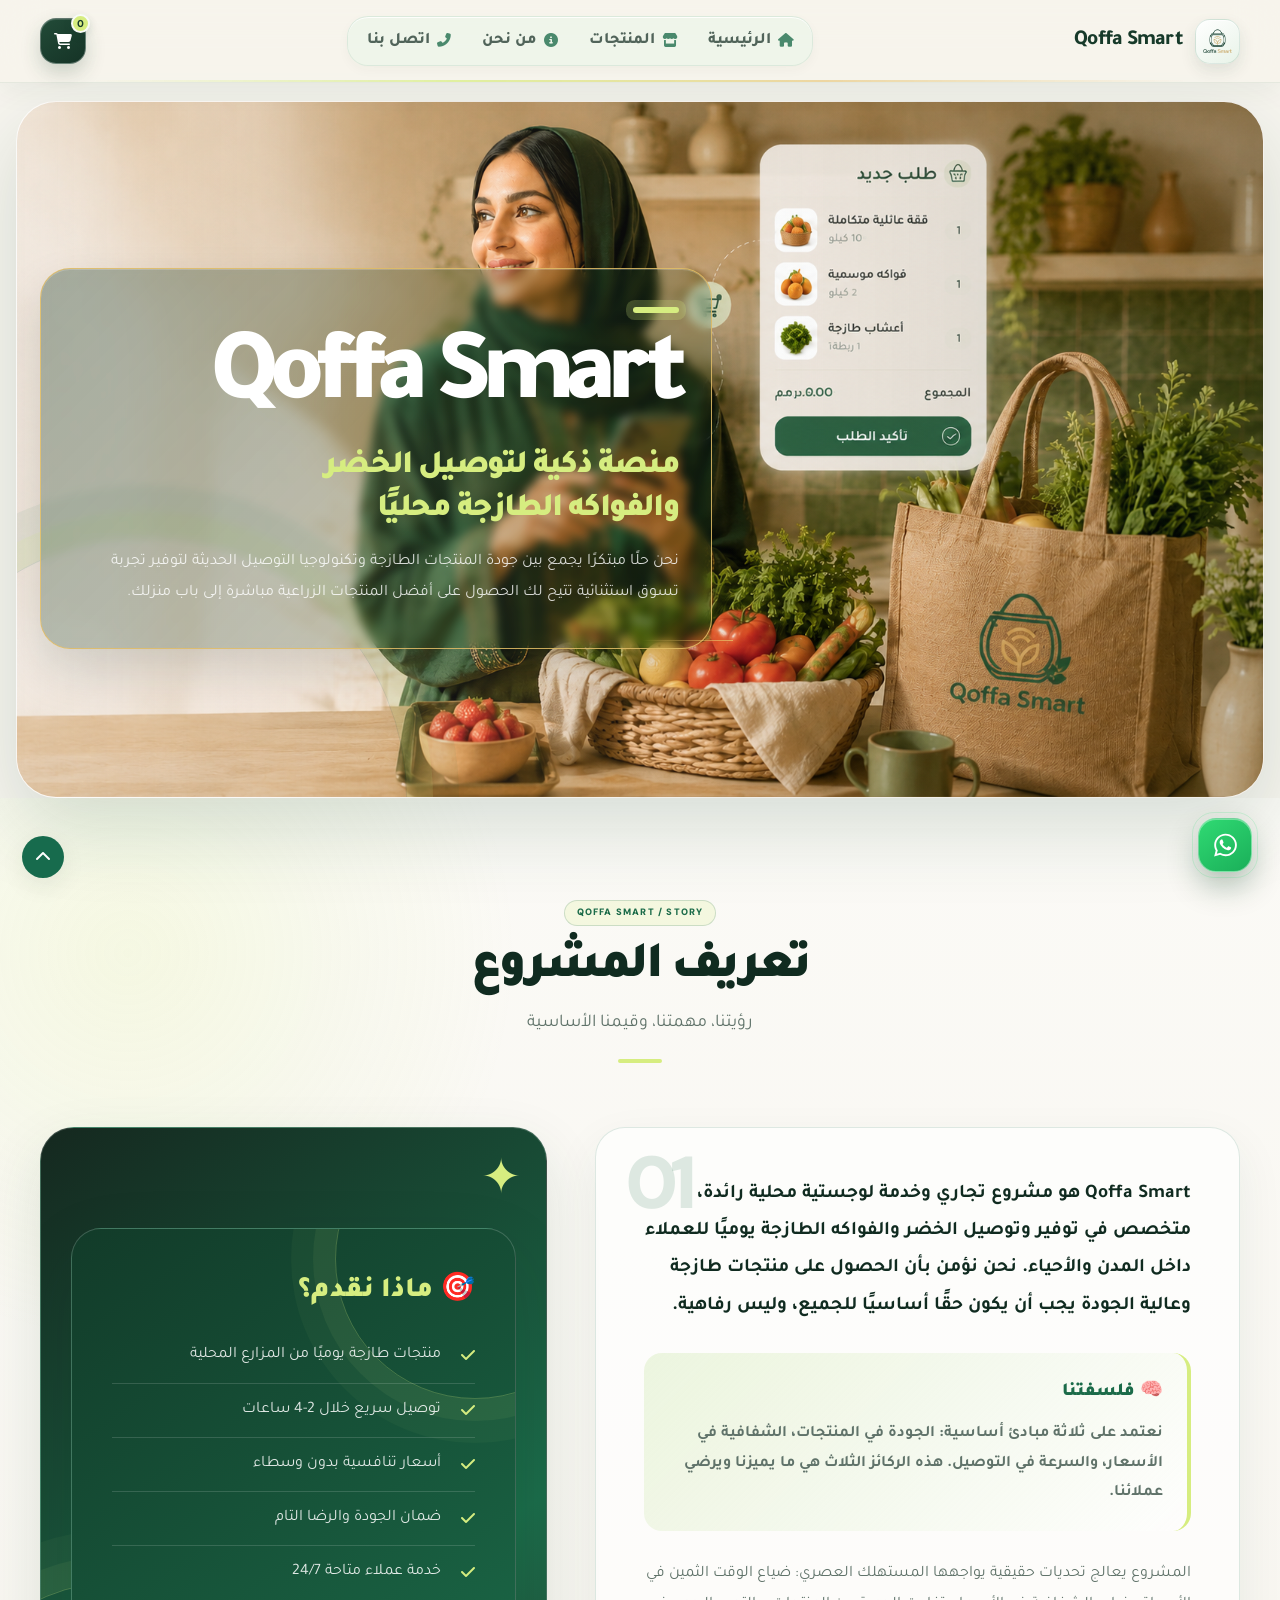
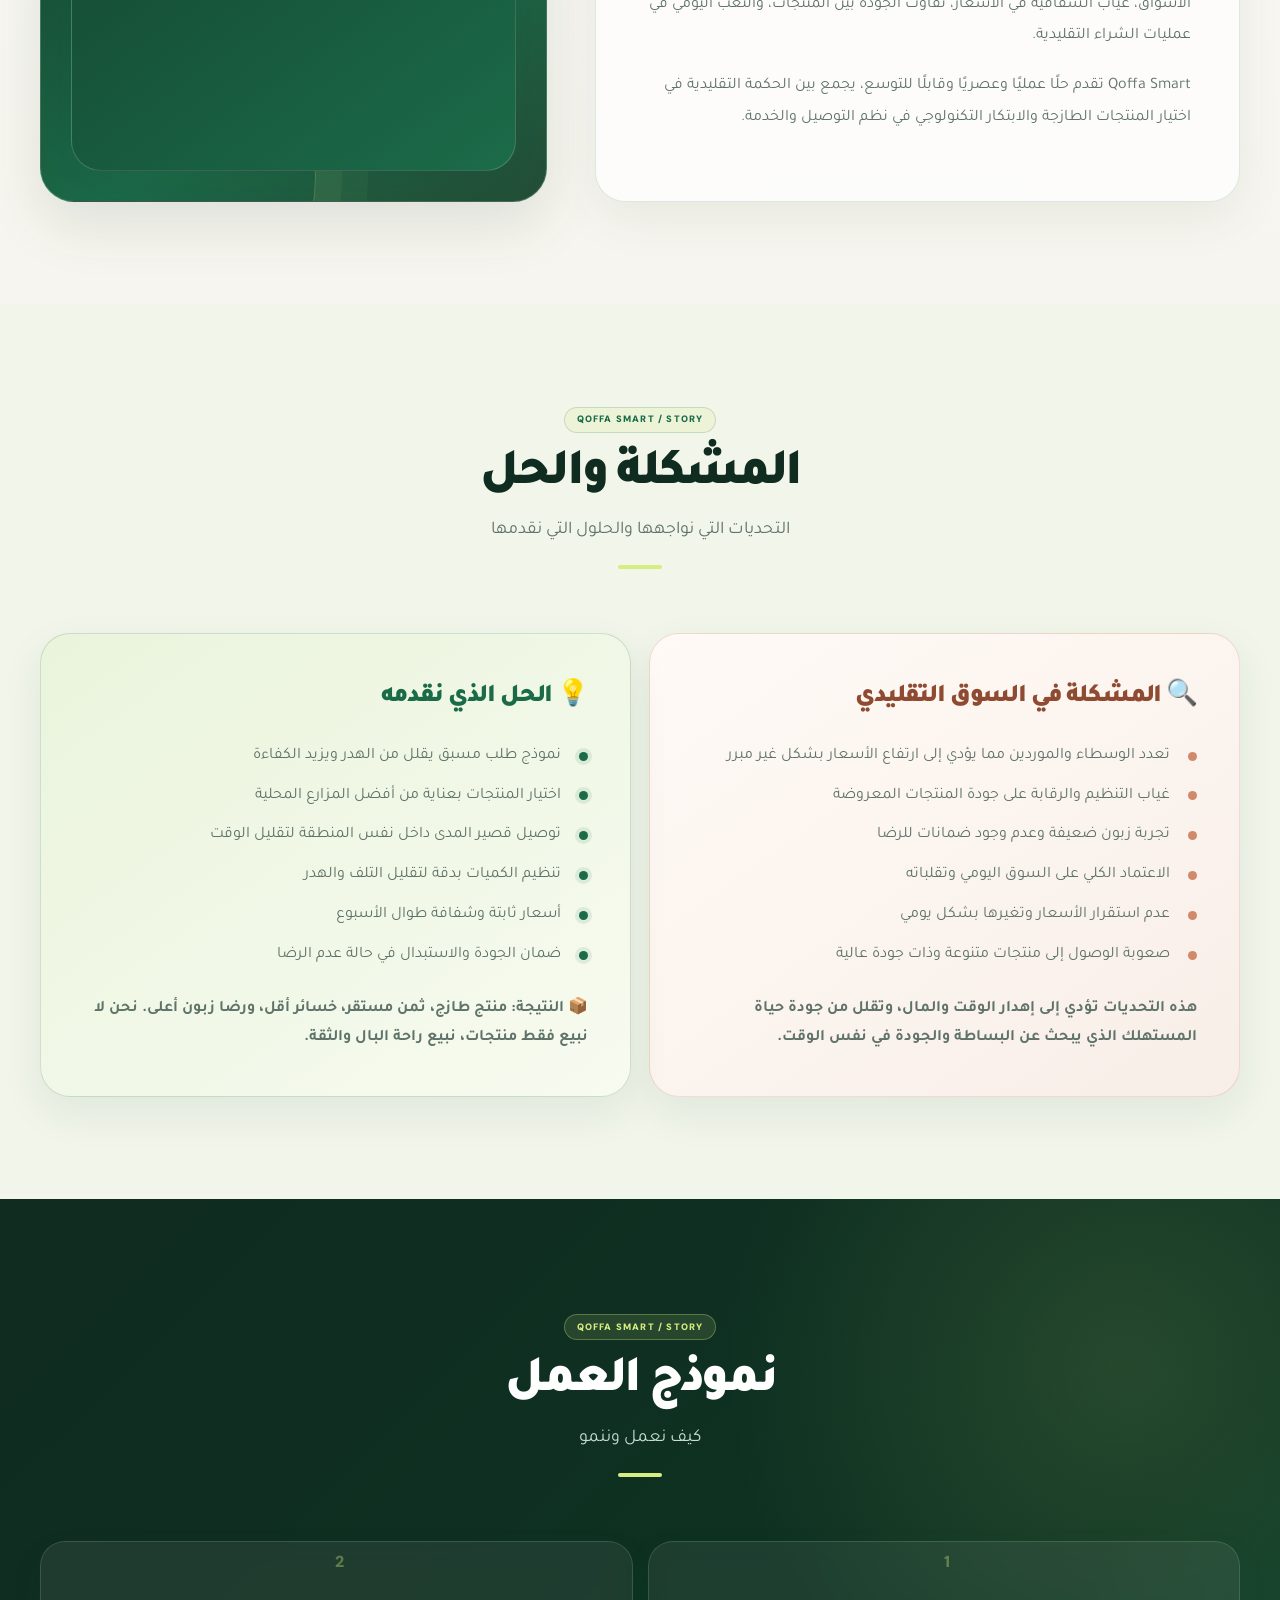
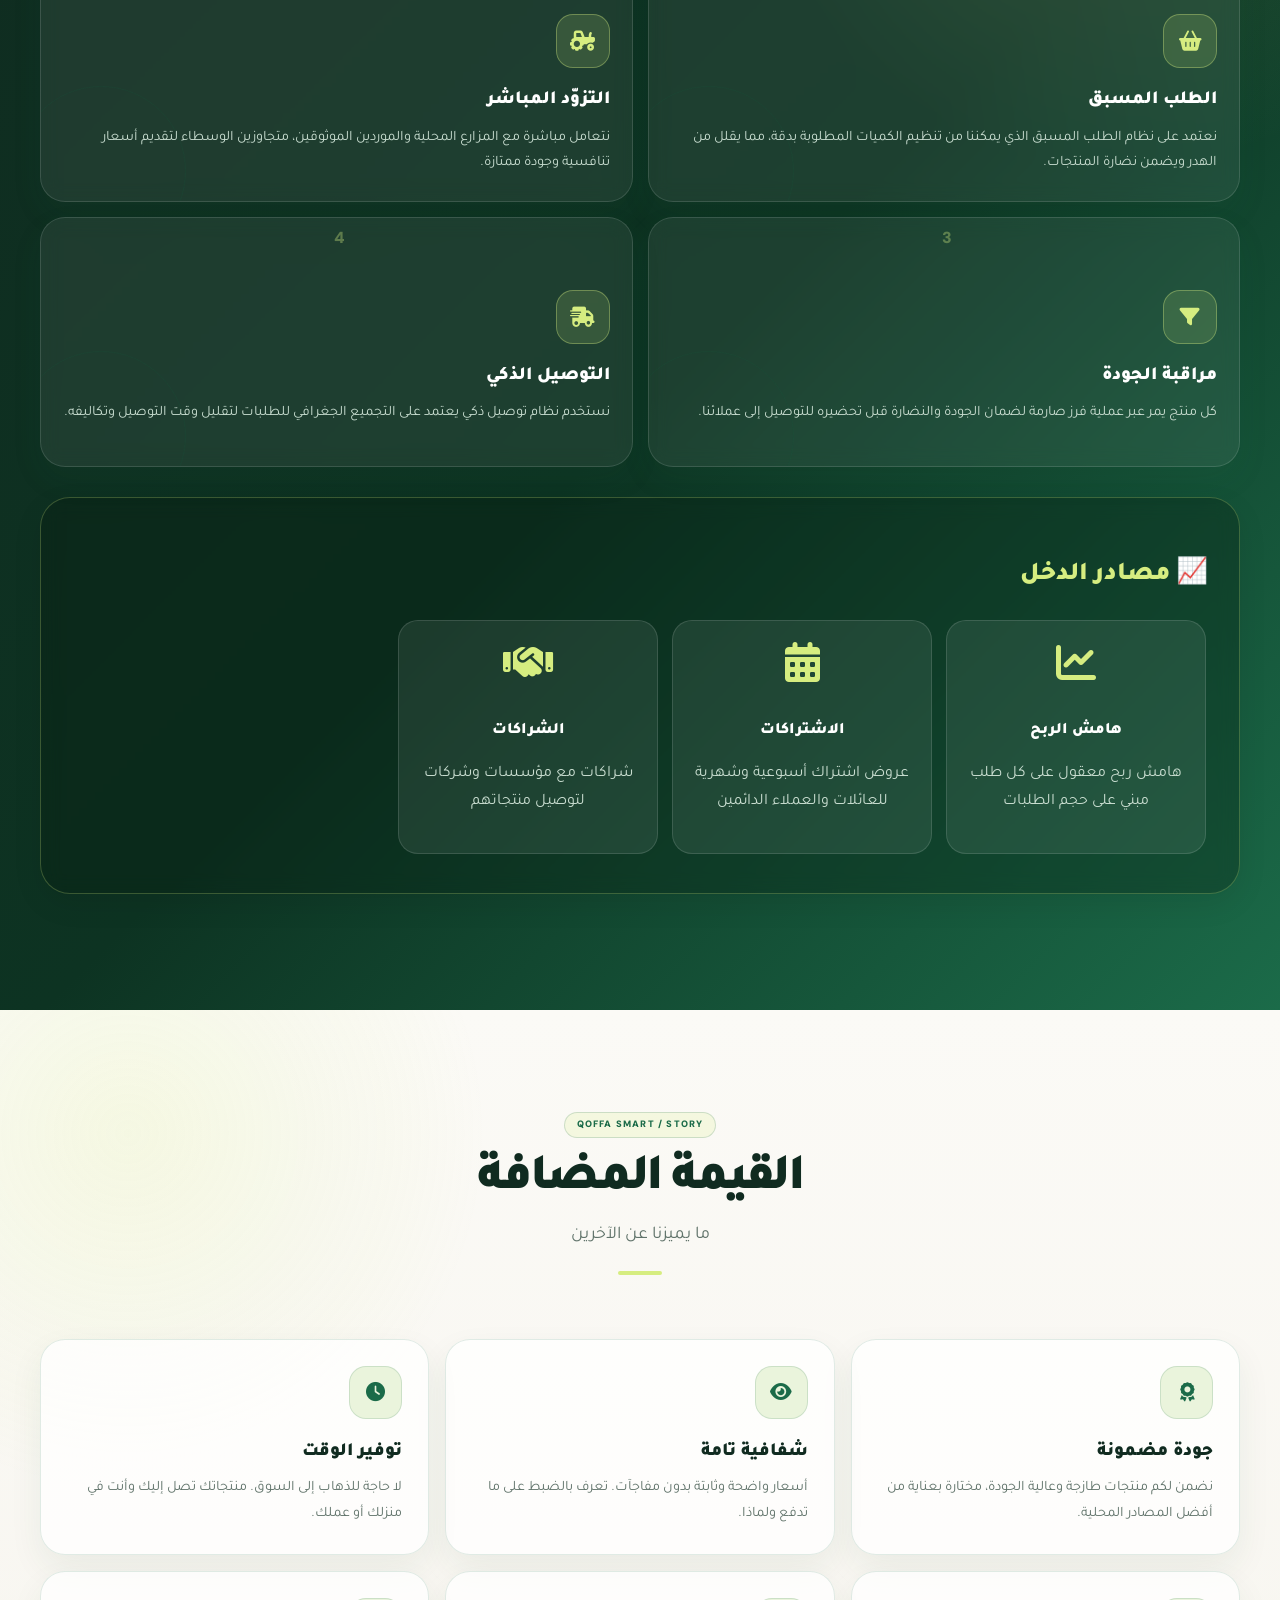
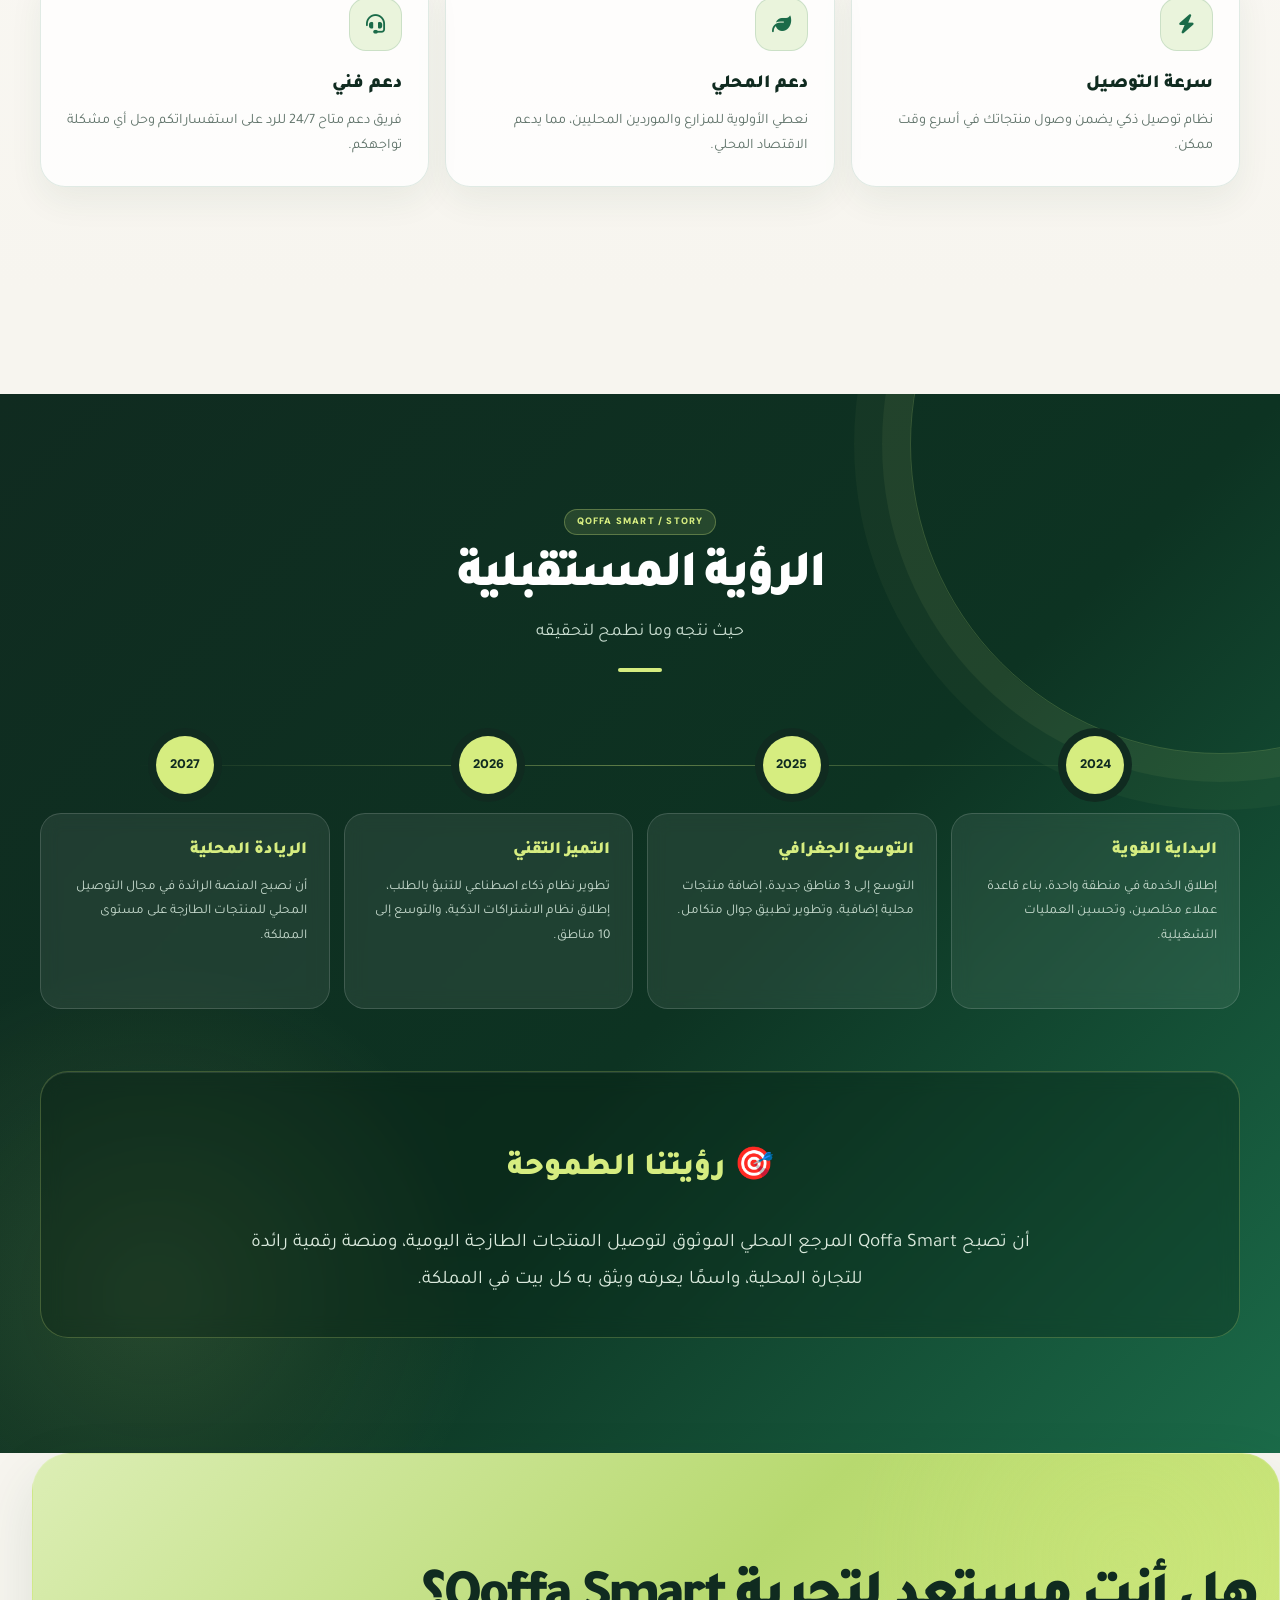
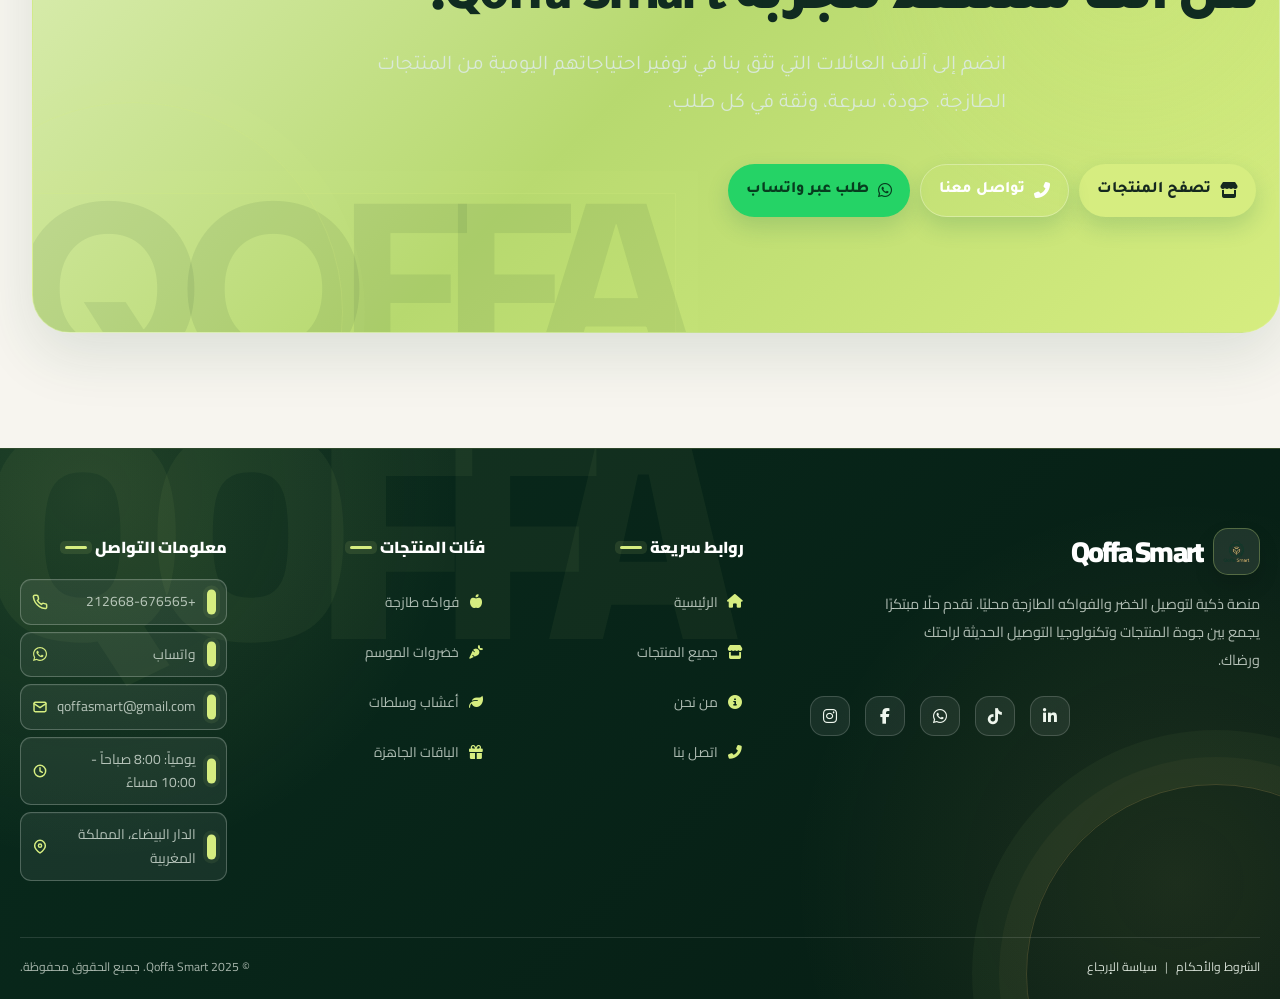
<file: about/index.html>
<!DOCTYPE html>

<html dir="rtl" lang="ar">
<head>
<link href="../assets/css/header-premium-v1.css?v=1" rel="stylesheet"/>
<link href="../assets/css/loader-premium-v1.css?v=1" rel="stylesheet"/>
<link href="../assets/css/footer-premium-v1.css?v=floating-whatsapp-mobile-v5" rel="stylesheet"/>
<meta charset="utf-8"/>
<meta content="width=device-width, initial-scale=1.0" name="viewport"/>
<title>Qoffa Smart - من نحن</title>
<!-- Favicon -->
<link href="..//assets/images/logo.png" rel="icon" type="image/png"/>
<link href="..//assets/images/logo.png" rel="apple-touch-icon"/>
<!-- CSS Files -->
<!-- Font Awesome -->
<link href="https://cdnjs.cloudflare.com/ajax/libs/font-awesome/6.4.0/css/all.min.css" rel="stylesheet"/>
<!-- Google Fonts -->
<link href="https://fonts.googleapis.com/css2?family=Cairo:wght@300;400;500;600;700;800;900&amp;display=swap" rel="stylesheet"/>
<!-- Animate.css -->
<link href="https://cdnjs.cloudflare.com/ajax/libs/animate.css/4.1.1/animate.min.css" rel="stylesheet"/>
<style>
        /* ==================== Variable Weight Badge Styles ==================== */
        .vw-weight-badge {
            display: inline-block;
            background: #e8f5e9;
            color: #2E8B57;
            padding: 2px 8px;
            border-radius: 12px;
            font-size: 0.7rem;
            font-weight: 600;
            margin-right: 8px;
        }
        
        .cart-item-weight-display {
            font-size: 0.8rem;
            color: #2E8B57;
            margin-top: 5px;
        }
        
        .weight-value {
            font-weight: 700;
        }
        
        .weight-qty {
            font-size: 0.7rem;
            color: #888;
            margin-right: 5px;
        }
        
        @media (max-width: 768px) {
            .confirmation-content {
                padding: 25px 20px;
                max-width: 380px;
            }
            
            .confirmation-title {
                font-size: 1.2rem;
            }
            
            .confirmation-btn {
                padding: 10px 20px;
                font-size: 0.85rem;
            }
        }
        
        /* ==================== LOADER STYLES ==================== */
        .loader {
            position: fixed;
            top: 0;
            left: 0;
            width: 100%;
            height: 100%;
            background: rgba(255, 255, 255, 0.95);
            z-index: 99999;
            display: none;
            align-items: center;
            justify-content: center;
            flex-direction: column;
            backdrop-filter: blur(3px);
        }
        
        .loader.active {
            display: flex;
        }
        
        .loader-logo img {
            width: 80px;
            height: 80px;
            animation: loaderPulse 1.5s ease infinite;
        }
        
        .loader-spinner {
            width: 50px;
            height: 50px;
            border: 4px solid #e0e0e0;
            border-top-color: #2E8B57;
            border-radius: 50%;
            animation: loaderSpin 0.8s linear infinite;
            margin-top: 20px;
        }
        
        .loader-text {
            margin-top: 15px;
            color: #2E8B57;
            font-weight: 600;
        }
        
        @keyframes loaderSpin {
            to { transform: rotate(360deg); }
        }
        
        @keyframes loaderPulse {
            0%, 100% { transform: scale(1); opacity: 1; }
            50% { transform: scale(1.1); opacity: 0.8; }
        }
    </style>
<link href="../assets/css/brand-refresh.css" rel="stylesheet"/><link href="../assets/css/about-freshmart.css" rel="stylesheet"/><link href="../assets/css/about-premium-v2.css?v=2" rel="stylesheet"/><link href="../assets/css/about-premium-v3.css?v=1" rel="stylesheet"/><link href="../assets/css/about-hero-premium-v3.css?v=5" rel="stylesheet"/><link href="../assets/css/footer-premium-v1.css?v=1" rel="stylesheet"/><link href="../assets/css/rtl-scroll-fix.css?v=1" rel="stylesheet"/><link href="../assets/css/cart-freshmart.css?v=cart-order-unified-v1" rel="stylesheet"/></head>
<body class="about-page">
<!-- 🔝 شريط التنقل المتطور -->
<header id="mainHeader">
<div class="container">
<nav class="navbar">
<a class="logo" href="/">
<img alt="Qoffa Smart" class="logo-img" src="..//assets/images/logo.png"/>
<span class="logo-text">Qoffa Smart</span>
</a>
<ul class="nav-menu" id="navMenu">
<li><a class="nav-link" href="/"><i class="fas fa-home"></i> الرئيسية</a></li>
<li><a class="nav-link" href="/products/"><i class="fas fa-store"></i> المنتجات</a></li>
<li><a class="nav-link" href="/about/"><i class="fas fa-info-circle"></i> من نحن</a></li>
<li><a class="nav-link" href="/contact/"><i class="fas fa-phone-alt"></i> اتصل بنا</a></li>
</ul>
<script>
    (function(){
        const path = (location.pathname.split('/').pop() || '/').toLowerCase();
        document.querySelectorAll('#navMenu .nav-link').forEach(a=>a.classList.remove('active'));
        if (path === '/' || path === '') {
            document.querySelector('#navMenu .nav-link[href="/"]')?.classList.add('active');
        } else if (path === '/products/') {
            document.querySelector('#navMenu .nav-link[href="/products/"]')?.classList.add('active');
        } else if (path === '/order/') {
            document.querySelector('#navMenu .nav-link[href="/order/"]')?.classList.add('active');
        }
    })();
</script>
<div class="nav-actions">
<button class="cart-btn" id="cartBtn">
<i class="fas fa-shopping-cart"></i>
<span class="cart-count">0</span>
</button>
<button class="mobile-menu-btn" id="mobileMenuBtn">
<i class="fas fa-bars"></i>
</button>
</div>
</nav>
</div>
</header>
<!-- 🎯 Hero Section -->
<section class="about-hero">
<div class="container">
<div class="hero-content">
<h1 class="hero-title animate__animated animate__fadeInDown">Qoffa Smart</h1>
<p class="hero-subtitle animate__animated animate__fadeInUp animate__delay-1s">
                    منصة ذكية لتوصيل الخضر والفواكه الطازجة محليًا
                </p>
<p class="hero-description animate__animated animate__fadeIn animate__delay-2s">
                    نحن حلًا مبتكرًا يجمع بين جودة المنتجات الطازجة وتكنولوجيا التوصيل الحديثة لتوفير تجربة تسوق استثنائية تتيح لك الحصول على أفضل المنتجات الزراعية مباشرة إلى باب منزلك.
                </p>
</div>
</div>
</section>
<!-- 🎴 تعريف المشروع -->
<section class="project-definition">
<div class="container">
<div class="section-header">
<h2 class="section-title">تعريف المشروع</h2>
<p class="section-subtitle">رؤيتنا، مهمتنا، وقيمنا الأساسية</p>
</div>
<div class="definition-content">
<div class="definition-text">
<p>
                        Qoffa Smart هو مشروع تجاري وخدمة لوجستية محلية رائدة، متخصص في توفير وتوصيل الخضر والفواكه الطازجة يوميًا للعملاء داخل المدن والأحياء. نحن نؤمن بأن الحصول على منتجات طازجة وعالية الجودة يجب أن يكون حقًا أساسيًا للجميع، وليس رفاهية.
                    </p>
<div class="highlight">
<h3>🧠 فلسفتنا</h3>
<p>
                            نعتمد على ثلاثة مبادئ أساسية: <strong>الجودة</strong> في المنتجات، <strong>الشفافية</strong> في الأسعار، و<strong>السرعة</strong> في التوصيل. هذه الركائز الثلاث هي ما يميزنا ويرضي عملائنا.
                        </p>
</div>
<p>
                        المشروع يعالج تحديات حقيقية يواجهها المستهلك العصري: ضياع الوقت الثمين في الأسواق، غياب الشفافية في الأسعار، تفاوت الجودة بين المنتجات، والتعب اليومي في عمليات الشراء التقليدية.
                    </p>
<p>
                        Qoffa Smart تقدم حلًا عمليًا وعصريًا وقابلًا للتوسع، يجمع بين الحكمة التقليدية في اختيار المنتجات الطازجة والابتكار التكنولوجي في نظم التوصيل والخدمة.
                    </p>
</div>
<div class="definition-visual">
<div class="visual-card">
<h3 style="color: #2E8B57; margin-bottom: 20px; font-size: 1.8rem;">🎯 ماذا نقدم؟</h3>
<ul style="list-style: none; padding-right: 20px;">
<li style="margin-bottom: 15px; padding-right: 30px; position: relative;">
<i class="fas fa-check" style="color: #2E8B57; position: absolute; right: 0; top: 5px;"></i>
                                منتجات طازجة يوميًا من المزارع المحلية
                            </li>
<li style="margin-bottom: 15px; padding-right: 30px; position: relative;">
<i class="fas fa-check" style="color: #2E8B57; position: absolute; right: 0; top: 5px;"></i>
                                توصيل سريع خلال 2-4 ساعات
                            </li>
<li style="margin-bottom: 15px; padding-right: 30px; position: relative;">
<i class="fas fa-check" style="color: #2E8B57; position: absolute; right: 0; top: 5px;"></i>
                                أسعار تنافسية بدون وسطاء
                            </li>
<li style="margin-bottom: 15px; padding-right: 30px; position: relative;">
<i class="fas fa-check" style="color: #2E8B57; position: absolute; right: 0; top: 5px;"></i>
                                ضمان الجودة والرضا التام
                            </li>
<li style="margin-bottom: 15px; padding-right: 30px; position: relative;">
<i class="fas fa-check" style="color: #2E8B57; position: absolute; right: 0; top: 5px;"></i>
                                خدمة عملاء متاحة 24/7
                            </li>
</ul>
</div>
</div>
</div>
</div>
</section>
<!-- 🔍 المشكلة والحل -->
<section class="problem-solution">
<div class="container">
<div class="section-header">
<h2 class="section-title">المشكلة والحل</h2>
<p class="section-subtitle">التحديات التي نواجهها والحلول التي نقدمها</p>
</div>
<div class="problem-solution-grid">
<div class="problem-card">
<h3>🔍 المشكلة في السوق التقليدي</h3>
<ul class="problem-list">
<li>تعدد الوسطاء والموردين مما يؤدي إلى ارتفاع الأسعار بشكل غير مبرر</li>
<li>غياب التنظيم والرقابة على جودة المنتجات المعروضة</li>
<li>تجربة زبون ضعيفة وعدم وجود ضمانات للرضا</li>
<li>الاعتماد الكلي على السوق اليومي وتقلباته</li>
<li>عدم استقرار الأسعار وتغيرها بشكل يومي</li>
<li>صعوبة الوصول إلى منتجات متنوعة وذات جودة عالية</li>
</ul>
<p>
                        هذه التحديات تؤدي إلى إهدار الوقت والمال، وتقلل من جودة حياة المستهلك الذي يبحث عن البساطة والجودة في نفس الوقت.
                    </p>
</div>
<div class="solution-card">
<h3>💡 الحل الذي نقدمه</h3>
<ul class="solution-list">
<li>نموذج طلب مسبق يقلل من الهدر ويزيد الكفاءة</li>
<li>اختيار المنتجات بعناية من أفضل المزارع المحلية</li>
<li>توصيل قصير المدى داخل نفس المنطقة لتقليل الوقت</li>
<li>تنظيم الكميات بدقة لتقليل التلف والهدر</li>
<li>أسعار ثابتة وشفافة طوال الأسبوع</li>
<li>ضمان الجودة والاستبدال في حالة عدم الرضا</li>
</ul>
<p>
                        📦 النتيجة: منتج طازج، ثمن مستقر، خسائر أقل، ورضا زبون أعلى. نحن لا نبيع فقط منتجات، نبيع راحة البال والثقة.
                    </p>
</div>
</div>
</div>
</section>
<!-- 📊 نموذج العمل -->
<section class="business-model">
<div class="container">
<div class="section-header">
<h2 class="section-title">نموذج العمل</h2>
<p class="section-subtitle">كيف نعمل وننمو</p>
</div>
<div class="model-steps">
<div class="model-step">
<div class="step-number">1</div>
<div class="step-icon">
<i class="fas fa-shopping-basket"></i>
</div>
<h3 class="step-title">الطلب المسبق</h3>
<p>
                        نعتمد على نظام الطلب المسبق الذي يمكننا من تنظيم الكميات المطلوبة بدقة، مما يقلل من الهدر ويضمن نضارة المنتجات.
                    </p>
</div>
<div class="model-step">
<div class="step-number">2</div>
<div class="step-icon">
<i class="fas fa-tractor"></i>
</div>
<h3 class="step-title">التزوّد المباشر</h3>
<p>
                        نتعامل مباشرة مع المزارع المحلية والموردين الموثوقين، متجاوزين الوسطاء لتقديم أسعار تنافسية وجودة ممتازة.
                    </p>
</div>
<div class="model-step">
<div class="step-number">3</div>
<div class="step-icon">
<i class="fas fa-filter"></i>
</div>
<h3 class="step-title">مراقبة الجودة</h3>
<p>
                        كل منتج يمر عبر عملية فرز صارمة لضمان الجودة والنضارة قبل تحضيره للتوصيل إلى عملائنا.
                    </p>
</div>
<div class="model-step">
<div class="step-number">4</div>
<div class="step-icon">
<i class="fas fa-shipping-fast"></i>
</div>
<h3 class="step-title">التوصيل الذكي</h3>
<p>
                        نستخدم نظام توصيل ذكي يعتمد على التجميع الجغرافي للطلبات لتقليل وقت التوصيل وتكاليفه.
                    </p>
</div>
</div>
<div style="background: white; padding: 40px; border-radius: 20px; margin-top: 50px; box-shadow: 0 10px 30px rgba(0,0,0,0.08);">
<h3 style="color: #2E8B57; margin-bottom: 20px; font-size: 1.6rem;">📈 مصادر الدخل</h3>
<div style="display: grid; grid-template-columns: repeat(auto-fit, minmax(200px, 1fr)); gap: 30px;">
<div style="text-align: center; padding: 20px; background: rgba(46, 139, 87, 0.05); border-radius: 16px;">
<i class="fas fa-chart-line" style="font-size: 2.5rem; color: #2E8B57; margin-bottom: 15px;"></i>
<h4 style="margin-bottom: 10px; color: #212121;">هامش الربح</h4>
<p style="color: #666;">هامش ربح معقول على كل طلب مبني على حجم الطلبات</p>
</div>
<div style="text-align: center; padding: 20px; background: rgba(255, 152, 0, 0.05); border-radius: 16px;">
<i class="fas fa-calendar-alt" style="font-size: 2.5rem; color: #FF9800; margin-bottom: 15px;"></i>
<h4 style="margin-bottom: 10px; color: #212121;">الاشتراكات</h4>
<p style="color: #666;">عروض اشتراك أسبوعية وشهرية للعائلات والعملاء الدائمين</p>
</div>
<div style="text-align: center; padding: 20px; background: rgba(220, 53, 69, 0.05); border-radius: 16px;">
<i class="fas fa-handshake" style="font-size: 2.5rem; color: #dc3545; margin-bottom: 15px;"></i>
<h4 style="margin-bottom: 10px; color: #212121;">الشراكات</h4>
<p style="color: #666;">شراكات مع مؤسسات وشركات لتوصيل منتجاتهم</p>
</div>
</div>
</div>
</div>
</section>
<!-- 🎯 القيمة المضافة -->
<section class="value-proposition">
<div class="container">
<div class="section-header">
<h2 class="section-title">القيمة المضافة</h2>
<p class="section-subtitle">ما يميزنا عن الآخرين</p>
</div>
<div class="values-grid">
<div class="value-card">
<div class="value-icon">
<i class="fas fa-award"></i>
</div>
<h3 class="value-title">جودة مضمونة</h3>
<p>نضمن لكم منتجات طازجة وعالية الجودة، مختارة بعناية من أفضل المصادر المحلية.</p>
</div>
<div class="value-card">
<div class="value-icon">
<i class="fas fa-eye"></i>
</div>
<h3 class="value-title">شفافية تامة</h3>
<p>أسعار واضحة وثابتة بدون مفاجآت. تعرف بالضبط على ما تدفع ولماذا.</p>
</div>
<div class="value-card">
<div class="value-icon">
<i class="fas fa-clock"></i>
</div>
<h3 class="value-title">توفير الوقت</h3>
<p>لا حاجة للذهاب إلى السوق. منتجاتك تصل إليك وأنت في منزلك أو عملك.</p>
</div>
<div class="value-card">
<div class="value-icon">
<i class="fas fa-bolt"></i>
</div>
<h3 class="value-title">سرعة التوصيل</h3>
<p>نظام توصيل ذكي يضمن وصول منتجاتك في أسرع وقت ممكن.</p>
</div>
<div class="value-card">
<div class="value-icon">
<i class="fas fa-leaf"></i>
</div>
<h3 class="value-title">دعم المحلي</h3>
<p>نعطي الأولوية للمزارع والموردين المحليين، مما يدعم الاقتصاد المحلي.</p>
</div>
<div class="value-card">
<div class="value-icon">
<i class="fas fa-headset"></i>
</div>
<h3 class="value-title">دعم فني</h3>
<p>فريق دعم متاح 24/7 للرد على استفساراتكم وحل أي مشكلة تواجهكم.</p>
</div>
</div>
</div>
</section>
<!-- 🚀 الرؤية المستقبلية -->
<section class="future-vision">
<div class="container">
<div class="section-header">
<h2 class="section-title" style="color: white;">الرؤية المستقبلية</h2>
<p class="section-subtitle" style="color: rgba(255, 255, 255, 0.8);">حيث نتجه وما نطمح لتحقيقه</p>
</div>
<div class="vision-timeline">
<div class="timeline-item">
<div class="timeline-year">2024</div>
<div class="timeline-content">
<h3 style="color: white; margin-bottom: 15px;">البداية القوية</h3>
<p style="color: rgba(255, 255, 255, 0.9);">
                            إطلاق الخدمة في منطقة واحدة، بناء قاعدة عملاء مخلصين، وتحسين العمليات التشغيلية.
                        </p>
</div>
</div>
<div class="timeline-item">
<div class="timeline-year">2025</div>
<div class="timeline-content">
<h3 style="color: white; margin-bottom: 15px;">التوسع الجغرافي</h3>
<p style="color: rgba(255, 255, 255, 0.9);">
                            التوسع إلى 3 مناطق جديدة، إضافة منتجات محلية إضافية، وتطوير تطبيق جوال متكامل.
                        </p>
</div>
</div>
<div class="timeline-item">
<div class="timeline-year">2026</div>
<div class="timeline-content">
<h3 style="color: white; margin-bottom: 15px;">التميز التقني</h3>
<p style="color: rgba(255, 255, 255, 0.9);">
                            تطوير نظام ذكاء اصطناعي للتنبؤ بالطلب، إطلاق نظام الاشتراكات الذكية، والتوسع إلى 10 مناطق.
                        </p>
</div>
</div>
<div class="timeline-item">
<div class="timeline-year">2027</div>
<div class="timeline-content">
<h3 style="color: white; margin-bottom: 15px;">الريادة المحلية</h3>
<p style="color: rgba(255, 255, 255, 0.9);">
                            أن نصبح المنصة الرائدة في مجال التوصيل المحلي للمنتجات الطازجة على مستوى المملكة.
                        </p>
</div>
</div>
</div>
<div style="text-align: center; margin-top: 80px;">
<h3 style="font-size: 2rem; margin-bottom: 30px; color: white;">🎯 رؤيتنا الطموحة</h3>
<p style="font-size: 1.2rem; max-width: 800px; margin: 0 auto; color: rgba(255, 255, 255, 0.9); line-height: 1.8;">
                    أن تصبح Qoffa Smart المرجع المحلي الموثوق لتوصيل المنتجات الطازجة اليومية، ومنصة رقمية رائدة للتجارة المحلية، واسمًا يعرفه ويثق به كل بيت في المملكة.
                </p>
</div>
</div>
</section>
<!-- 📞 CTA Section -->
<section class="about-cta">
<div class="container">
<h2 class="cta-title">هل أنت مستعد لتجربة Qoffa Smart؟</h2>
<p style="font-size: 1.3rem; max-width: 700px; margin: 0 auto 40px; opacity: 0.95;">
                انضم إلى آلاف العائلات التي تثق بنا في توفير احتياجاتهم اليومية من المنتجات الطازجة. جودة، سرعة، وثقة في كل طلب.
            </p>
<div class="cta-buttons">
<a class="btn btn-primary" href="/products/">
<i class="fas fa-store"></i> تصفح المنتجات
                </a>
<a class="btn btn-outline" href="/contact/">
<i class="fas fa-phone-alt"></i> تواصل معنا
                </a>
<a class="btn btn-primary" href="https://wa.me/212668676565" target="_blank">
<i class="fab fa-whatsapp"></i> طلب عبر واتساب
                </a>
</div>
</div>
</section>
<!-- 📱 Footer -->
<footer class="qoffa-premium-footer">
<div class="container">
<div class="footer-grid">
<div class="footer-col">
<a class="footer-logo" href="/">
<img alt="Qoffa Smart" src="..//assets/images/logo.png"/>
<h3>Qoffa Smart</h3>
</a>
<p class="footer-description">
                        منصة ذكية لتوصيل الخضر والفواكه الطازجة محليًا. نقدم حلًا مبتكرًا يجمع بين جودة المنتجات وتكنولوجيا التوصيل الحديثة لراحتك ورضاك.
                    </p>
<div class="social-links"><a aria-label="Instagram" class="social-link" data-platform="instagram" href="https://www.instagram.com/qoffasmart.ma" rel="noopener noreferrer" target="_blank" title="Instagram"><i class="fab fa-instagram"></i></a><a aria-label="Facebook" class="social-link" data-platform="facebook" href="https://www.facebook.com/profile.php?id=61591584153942" rel="noopener noreferrer" target="_blank" title="Facebook"><i class="fab fa-facebook-f"></i></a><a aria-label="WhatsApp" class="social-link" data-platform="whatsapp" href="https://wa.me/212668676565" rel="noopener noreferrer" target="_blank" title="WhatsApp"><i class="fab fa-whatsapp"></i></a><a aria-label="TikTok" class="social-link" data-platform="tiktok" href="https://www.tiktok.com/@qoffasmart.ma" rel="noopener noreferrer" target="_blank" title="TikTok"><i class="fab fa-tiktok"></i></a><a aria-label="LinkedIn" class="social-link" data-platform="linkedin" href="https://www.linkedin.com/company/qoffasmart/" rel="noopener noreferrer" target="_blank" title="LinkedIn"><i class="fab fa-linkedin-in"></i></a></div>
</div>
<div class="footer-col">
<h4>روابط سريعة</h4>
<ul class="footer-links">
<li><a href="/"><i class="fas fa-home"></i> الرئيسية</a></li>
<li><a href="/products/"><i class="fas fa-store"></i> جميع المنتجات</a></li>
<li><a href="/about/"><i class="fas fa-info-circle"></i> من نحن</a></li>
<li><a href="/contact/"><i class="fas fa-phone-alt"></i> اتصل بنا</a></li>
</ul>
</div>
<div class="footer-col">
<h4>فئات المنتجات</h4>
<ul class="footer-links">
<li><a href="/products/?category=fruits"><i class="fas fa-apple-alt"></i> فواكه طازجة</a></li>
<li><a href="/products/?category=vegetables"><i class="fas fa-carrot"></i> خضروات الموسم</a></li>
<li><a href="/products/?category=herbs"><i class="fas fa-leaf"></i> أعشاب وسلطات</a></li>
<li><a href="/products/?category=bundles"><i class="fas fa-gift"></i> الباقات الجاهزة</a></li>
</ul>
</div>
<div class="footer-col">
<h4>معلومات التواصل</h4>
<div class="contact-info">
<div class="contact-item">
<i class="fas fa-phone-alt"></i>
<div>
<a href="tel:+212668676565">+212668-676565</a>
</div>
</div>
<div class="contact-item">
<i class="fab fa-whatsapp"></i>
<div>
<a href="https://wa.me/212668676565" target="_blank">واتساب</a>
</div>
</div>
<div class="contact-item">
<i class="fas fa-envelope"></i>
<div>
<a href="mailto:qoffasmart@gmail.com">qoffasmart@gmail.com</a>
</div>
</div>
<div class="contact-item">
<i class="fas fa-clock"></i>
<div>يومياً: 8:00 صباحاً - 10:00 مساءً</div>
</div>
<div class="contact-item">
<i class="fas fa-map-marker-alt"></i>
<div>الدار البيضاء، المملكة المغربية</div>
</div>
</div>
</div>
</div>
<div class="footer-bottom">
<div class="footer-policies">
<a href="/terms/">الشروط والأحكام</a>
<span>|</span>
<a href="/return-policy/">سياسة الإرجاع</a>
</div>
<p>© 2025 Qoffa Smart. جميع الحقوق محفوظة.</p>
</div>
</div>
</footer>
<!-- واتساب عائم -->
<a class="whatsapp-float" href="https://wa.me/212668676565" target="_blank">
<i class="fab fa-whatsapp"></i>
</a>
<!-- زر العودة للأعلى -->
<a class="back-to-top" href="#" id="backToTop">
<i class="fas fa-chevron-up"></i>
</a>
<!-- CART SIDEBAR -->
<div class="cart-sidebar" id="cartSidebar">
<div class="cart-header">
<h2 class="cart-title">
<i class="fas fa-shopping-cart"></i> 
                سلة التسوق
            </h2>
<div class="cart-header-actions">
<button class="cart-close" id="cartClose">
<i class="fas fa-times"></i>
</button>
</div>
</div>
<div class="cart-items" id="cartItems">
<div class="cart-empty">
<i class="fas fa-shopping-cart fa-3x"></i>
<p>السلة فارغة</p>
<a class="btn btn-primary" href="/products/">تصفح المنتجات</a>
</div>
</div>
<div class="cart-footer">
<div class="total-indicator" id="totalIndicator">
<div style="display: flex; align-items: center; gap: 8px; margin-bottom: 12px;">
<span class="total-icon">💰</span>
<span class="total-text" id="sidebarTotalText">المجموع الإجمالي: 0.00 درهم</span>
</div>
<div class="min-order-msg" id="sidebarMinOrderMsg">
<i class="fas fa-exclamation-triangle"></i> الحد الأدنى للطلب هو 150 درهم
                </div>
</div>
<div class="cart-total">
<span>المجموع:</span>
<span class="cart-total-price" id="cartTotalPrice">0.00 درهم</span>
</div>
<button class="cart-checkout" id="cartCheckout">إتمام الطلب</button>
</div>
</div>
<!-- Toast Container -->
<div class="toast-container" id="toastContainer"></div>
<!-- Loader -->
<div class="loader" id="loader">
<div class="loader-logo">
<img alt="Qoffa Smart" src="..//assets/images/logo.png"/>
</div>
<div class="loader-spinner"></div>
<div class="loader-text">جاري التحميل...</div>
</div>
<!-- ==================== CONFIRMATION MODAL (موحد) ==================== -->
<div class="confirmation-modal" id="confirmationModal">
<div class="confirmation-content">
<div class="confirmation-icon">
<i class="fas fa-trash-alt"></i>
</div>
<h2 class="confirmation-title">حذف من السلة</h2>
<p class="confirmation-message">
                هل أنت متأكد من حذف 
                <span class="confirmation-product-name" id="confirmProductName">المنتج</span>
                من السلة؟
            </p>
<div class="confirmation-actions">
<button class="confirmation-btn confirmation-btn-cancel" id="modalCancelBtn">
<i class="fas fa-times"></i> إلغاء
                </button>
<button class="confirmation-btn confirmation-btn-delete" id="modalConfirmBtn">
<i class="fas fa-trash-alt"></i> حذف
                </button>
</div>
</div>
</div>
<script>
        // ==================== CONFIGURATION ====================
        const BASEROW_TOKEN = 'OIEan8aAjLjoCoTXKO6Evd4cifbtqRf8';
        const BASEROW_TABLE_ID = '882093';
        const BASEROW_URL = `https://api.baserow.io/api/database/rows/table/${BASEROW_TABLE_ID}/?user_field_names=true&size=200`;

        // ==================== GLOBAL VARIABLES ====================
        let cart = JSON.parse(localStorage.getItem('qoffaCart')) || [];
        let pendingDeleteItem = null;
        let preventCartClose = false;
        let preventCartCloseTimer = null;
        
        // ==================== HELPER FUNCTIONS ====================
        function showLoader(show) {
            const loader = document.getElementById('loader');
            if (loader) loader.classList.toggle('active', show);
        }

        function showToast(message, type = 'success') {
            const container = document.getElementById('toastContainer');
            if (!container) return;
            
            document.querySelectorAll('.toast').forEach(t => t.remove());
            
            const toast = document.createElement('div');
            toast.className = `toast ${type}`;
            toast.innerHTML = `<i class="fas ${type === 'success' ? 'fa-check-circle' : type === 'error' ? 'fa-exclamation-circle' : type === 'warning' ? 'fa-exclamation-triangle' : 'fa-info-circle'}"></i><span>${message}</span>`;
            container.appendChild(toast);
            
            setTimeout(() => {
                if (toast && toast.remove) toast.remove();
            }, 3500);
        }

        function handleImageError(img) {
            img.src = 'https://via.placeholder.com/80/2E8B57/ffffff?text=Qoffa';
            img.onerror = null;
        }

        function isVariableWeightItem(item) {
            return item && item.isVariableWeight === true;
        }

        // ==================== BASEROW SYNC ====================
        function vwParseWeights(rawWeights) {
            if (!rawWeights) return [];
            if (typeof rawWeights === 'string') {
                try {
                    const parsed = JSON.parse(rawWeights);
                    return Array.isArray(parsed) ? parsed.map(w => parseFloat(w)).filter(w => !isNaN(w) && w > 0) : [];
                } catch (e) {
                    return rawWeights.split(',').map(w => parseFloat(w.trim())).filter(w => !isNaN(w) && w > 0);
                }
            }
            if (Array.isArray(rawWeights)) return rawWeights.map(w => parseFloat(w)).filter(w => !isNaN(w) && w > 0);
            return [];
        }

        async function vwSyncWithBaserow(productId, weight, action) {
            const label = action === 'remove' ? 'حجز' : 'إرجاع';
            console.log(`🔄 ${label} الوزن ${weight} للمنتج ${productId}`);
            
            try {
                const fetchUrl = `https://api.baserow.io/api/database/rows/table/${BASEROW_TABLE_ID}/${productId}/?user_field_names=true`;
                const response = await fetch(fetchUrl, { 
                    headers: { 'Authorization': `Token ${BASEROW_TOKEN}` } 
                });
                
                if (!response.ok) return false;
                
                const row = await response.json();
                let weights = vwParseWeights(row.available_weights);
                const parsedWeight = parseFloat(weight);
                
                if (action === 'remove') {
                    const idx = weights.findIndex(w => Math.abs(parseFloat(w) - parsedWeight) < 0.01);
                    if (idx !== -1) weights.splice(idx, 1);
                    else return false;
                } else {
                    weights.push(parsedWeight);
                    weights.sort((a, b) => a - b);
                }
                
                const patchResponse = await fetch(fetchUrl, {
                    method: 'PATCH',
                    headers: { 
                        'Authorization': `Token ${BASEROW_TOKEN}`, 
                        'Content-Type': 'application/json' 
                    },
                    body: JSON.stringify({ available_weights: JSON.stringify(weights) })
                });
                
                return patchResponse.ok;
            } catch (error) {
                console.error('❌ Baserow error:', error);
                return false;
            }
        }

        async function vwReturnWeightToBaserow(item) {
            if (!item?.isVariableWeight) return true;
            if (!item.baseId || !item.weight) return true;
            return await vwSyncWithBaserow(item.baseId, item.weight, 'add');
        }

        // ==================== CONFIRMATION MODAL ====================
        function showConfirmationModal(item) {
            console.log('📋 عرض Modal للحذف:', item);
            pendingDeleteItem = item;
            
            const confirmProductName = document.getElementById('confirmProductName');
            if (confirmProductName) {
                const displayName = item.name_fr || item.name || 'المنتج';
                const weightInfo = item.isVariableWeight ? ` (${item.weight}${item.unit || 'كجم'})` : '';
                confirmProductName.textContent = displayName + weightInfo;
            }
            
            const modal = document.getElementById('confirmationModal');
            if (modal) {
                modal.style.display = 'flex';
                modal.classList.add('active');
                document.body.style.overflow = 'hidden';
            }
        }

        function cancelDelete() {
            console.log('❌ إلغاء الحذف');
            pendingDeleteItem = null;
            
            const modal = document.getElementById('confirmationModal');
            if (modal) {
                modal.classList.remove('active');
                modal.style.display = 'none';
                document.body.style.overflow = '';
            }
            
            const cartSidebar = document.getElementById('cartSidebar');
            if (cartSidebar) cartSidebar.classList.add('active');
        }

        async function confirmProductDelete() {
            if (!pendingDeleteItem) {
                console.warn('⚠️ no pendingDeleteItem');
                return;
            }
            
            const itemToDelete = pendingDeleteItem;
            const itemName = itemToDelete.name_fr || itemToDelete.name || 'المنتج';
            
            console.log(`🗑️ تأكيد حذف المنتج: ${itemName}`);
            
            // ✅ إذا كان منتج Variable Weight، نعيد الوزن إلى Baserow أولاً
            if (itemToDelete.isVariableWeight) {
                console.log(`🔄 إرجاع الوزن ${itemToDelete.weight} للمنتج ${itemToDelete.baseId}`);
                showToast(`⏳ جاري إرجاع ${itemName} للمخزون...`, 'info');
                
                const returnResult = await vwReturnWeightToBaserow(itemToDelete);
                
                if (!returnResult) {
                    console.error(`❌ فشل إرجاع الوزن`);
                    showToast(`⚠️ فشل إرجاع المنتج للمخزون، حاول مرة أخرى`, 'error');
                    cancelDelete();
                    return;
                }
                console.log(`✅ تم إرجاع الوزن بنجاح`);
                showToast(`✅ تم إرجاع ${itemName} للمخزون`, 'success');
            }
            
            // حذف المنتج من السلة
            const itemId = itemToDelete.id;
            cart = cart.filter(item => item.id !== itemId);
            saveCart();
            updateCartSidebar();
            
            // إغلاق الـ Modal
            const modal = document.getElementById('confirmationModal');
            if (modal) {
                modal.classList.remove('active');
                modal.style.display = 'none';
                document.body.style.overflow = '';
            }
            
            pendingDeleteItem = null;
            
            // إظهار السلة ومنع الإغلاق المؤقت
            const cartSidebar = document.getElementById('cartSidebar');
            if (cartSidebar) cartSidebar.classList.add('active');
            
            preventCartClose = true;
            if (preventCartCloseTimer) clearTimeout(preventCartCloseTimer);
            preventCartCloseTimer = setTimeout(() => { preventCartClose = false; }, 500);
            
            showToast(`✅ تم إزالة ${itemName} من السلة`, 'success');
        }

        // ==================== CART FUNCTIONS ====================
        function updateCartCount() {
            const count = cart.reduce((sum, item) => sum + (item.quantity || 1), 0);
            document.querySelectorAll('.cart-count').forEach(el => el.textContent = count);
            localStorage.setItem('qoffaCart', JSON.stringify(cart));
        }

        function saveCart() {
            localStorage.setItem('qoffaCart', JSON.stringify(cart));
            updateCartCount();
            updateCartSidebar();
        }

        function removeFromCart(itemOrId) {
            let itemToRemove;
            
            if (typeof itemOrId === 'number' || typeof itemOrId === 'string') {
                const idStr = String(itemOrId);
                itemToRemove = cart.find(item => String(item.id) === idStr);
            } else {
                itemToRemove = itemOrId;
            }
            
            if (itemToRemove) {
                console.log('🗑️ removeFromCart - المنتج:', itemToRemove);
                showConfirmationModal(itemToRemove);
            } else {
                console.warn('⚠️ produit non trouvé:', itemOrId);
                const altItem = cart.find(item => String(item.product_id) === String(itemOrId));
                if (altItem) {
                    showConfirmationModal(altItem);
                } else {
                    showToast('⚠️ لم يتم العثور على المنتج', 'error');
                }
            }
        }

        function updateQuantity(productId, newQuantity) {
            if (newQuantity < 1) {
                removeFromCart(productId);
                return;
            }
            
            const item = cart.find(item => item.id === productId);
            if (item && !isVariableWeightItem(item)) {
                item.quantity = newQuantity;
                updateCartCount();
                updateCartSidebar();
            }
        }

        function increaseQuantity(productId) {
            const item = cart.find(item => item.id === productId);
            if (item && !isVariableWeightItem(item)) {
                item.quantity += 1;
                updateCartCount();
                updateCartSidebar();
            }
        }

        function decreaseQuantity(productId) {
            const item = cart.find(item => item.id === productId);
            if (item && item.quantity > 1 && !isVariableWeightItem(item)) {
                item.quantity -= 1;
                updateCartCount();
                updateCartSidebar();
            } else if (item && item.quantity === 1) {
                removeFromCart(productId);
            }
        }

        function updateCartSidebar() {
            const container = document.getElementById('cartItems');
            const totalEl = document.getElementById('cartTotalPrice');
            const totalText = document.getElementById('sidebarTotalText');
            const minOrderMsg = document.getElementById('sidebarMinOrderMsg');
            
            if (!container) return;
            
            if (cart.length === 0) {
                container.innerHTML = `
                    <div class="cart-empty">
                        <i class="fas fa-shopping-cart fa-3x"></i>
                        <p>السلة فارغة</p>
                        <a href="/products/" class="btn btn-primary">تصفح المنتجات</a>
                    </div>
                `;
                if (totalEl) totalEl.textContent = '0.00 درهم';
                if (totalText) totalText.textContent = 'المجموع الإجمالي: 0.00 درهم';
                if (minOrderMsg) minOrderMsg.style.display = 'none';
                return;
            }
            
            let html = '';
            let total = 0;
            
            cart.forEach(item => {
                total += item.price * (item.quantity || 1);
                const isVar = isVariableWeightItem(item);
                const itemIdForButton = item.id;
                
                html += `
                    <div class="cart-item">
                        <img src="${item.image || 'https://via.placeholder.com/80'}" 
                             alt="${item.name}" 
                             class="cart-item-img" 
                             onerror="handleImageError(this)">
                        <div class="cart-item-info">
                            <div class="cart-item-name">${item.name || item.name_fr}${isVar ? ` <span class="vw-weight-badge">${item.weight}${item.unit || 'كجم'}</span>` : ''}</div>
                            <div class="cart-item-price">${item.price.toFixed(2)} درهم</div>
                            ${!isVar ? `<div class="cart-item-quantity-controls">
                                <button class="qty-btn qty-minus" onclick="event.stopPropagation(); decreaseQuantity('${item.id}')">
                                    <i class="fas fa-minus"></i>
                                </button>
                                <input type="number" class="qty-input" value="${item.quantity || 1}" 
                                       onchange="updateQuantity('${item.id}', parseInt(this.value))" 
                                       min="1" max="100">
                                <span class="qty-unit">${item.unit || 'كيلو'}</span>
                                <button class="qty-btn qty-plus" onclick="event.stopPropagation(); increaseQuantity('${item.id}')">
                                    <i class="fas fa-plus"></i>
                                </button>
                            </div>` : `<div class="cart-item-weight-display">
                                <span class="weight-value">${item.weight}${item.unit || 'كجم'}</span>
                                ${item.quantity > 1 ? `<span class="weight-qty">× ${item.quantity}</span>` : ''}
                            </div>`}
                        </div>
                        <button class="cart-item-remove" onclick="removeFromCart('${itemIdForButton}')" title="حذف">
                            <i class="fas fa-trash"></i>
                        </button>
                    </div>
                `;
            });
            
            container.innerHTML = html;
            if (totalEl) totalEl.textContent = total.toFixed(2) + ' درهم';
            if (totalText) totalText.textContent = `المجموع الإجمالي: ${total.toFixed(2)} درهم`;
            
            const checkoutBtn = document.getElementById('cartCheckout');
            if (checkoutBtn) {
                checkoutBtn.disabled = total < 150;
                checkoutBtn.style.opacity = total < 150 ? '0.5' : '1';
                checkoutBtn.style.cursor = total < 150 ? 'not-allowed' : 'pointer';
            }
            
            if (minOrderMsg) minOrderMsg.style.display = total < 150 ? 'block' : 'none';
        }

        function toggleCart() {
            const sidebar = document.getElementById('cartSidebar');
            if (sidebar) {
                sidebar.classList.toggle('active');
                if (sidebar.classList.contains('active')) updateCartSidebar();
            }
        }

        function goToCheckout() {
            if (cart.length === 0) {
                showToast('السلة فارغة! أضف بعض المنتجات أولاً', 'error');
                return;
            }
            
            const total = cart.reduce((sum, item) => sum + (item.price * (item.quantity || 1)), 0);
            
            if (total < 150) {
                showToast('الحد الأدنى للطلب هو 150 درهم', 'error');
                return;
            }
            
            window.location.href = '/order/';
        }

        function addToCart(product) {
            const existing = cart.find(item => item.id === product.id);
            if (existing) {
                existing.quantity = (existing.quantity || 1) + 1;
                showToast(`تم زيادة كمية ${product.name}`, 'success');
            } else {
                cart.push({ ...product, quantity: 1 });
                showToast(`✅ تم إضافة ${product.name} إلى السلة`, 'success');
            }
            updateCartCount();
            updateCartSidebar();
        }

        // ==================== FETCH PRODUCTS ====================
        async function fetchProducts() {
            try {
                const response = await fetch(BASEROW_URL, {
                    headers: { 'Authorization': `Token ${BASEROW_TOKEN}` }
                });
                
                if (!response.ok) throw new Error(`HTTP ${response.status}`);
                
                const data = await response.json();
                console.log(`✅ تم جلب ${data.results.length} منتج`);
            } catch (error) {
                console.error('❌ خطأ:', error);
            }
        }

        // ==================== INITIALIZATION ====================
        document.addEventListener('DOMContentLoaded', () => {
            console.log('🚀 تهيئة صفحة من نحن...');
            
            showLoader(true);
            updateCartCount();
            updateCartSidebar();
            fetchProducts();
            
            setTimeout(() => showLoader(false), 2000);
            
            // Scroll effects
            window.addEventListener('scroll', () => {
                const header = document.getElementById('mainHeader');
                if (header) header.classList.toggle('scrolled', window.scrollY > 50);
                
                const backToTop = document.getElementById('backToTop');
                if (backToTop) backToTop.classList.toggle('visible', window.scrollY > 300);
            });
            
            // Back to top
            document.getElementById('backToTop')?.addEventListener('click', (e) => {
                e.preventDefault();
                window.scrollTo({ top: 0, behavior: 'smooth' });
            });
            
            // Mobile menu
            document.getElementById('mobileMenuBtn')?.addEventListener('click', () => {
                document.getElementById('navMenu')?.classList.toggle('active');
                document.getElementById('cartSidebar')?.classList.remove('active');
            });
            
            // Cart buttons
            document.getElementById('cartBtn')?.addEventListener('click', () => {
                document.getElementById('cartSidebar')?.classList.toggle('active');
                document.getElementById('navMenu')?.classList.remove('active');
                if (document.getElementById('cartSidebar')?.classList.contains('active')) updateCartSidebar();
            });
            
            document.getElementById('cartClose')?.addEventListener('click', toggleCart);
            document.getElementById('cartCheckout')?.addEventListener('click', goToCheckout);
            
            // Modal buttons
            document.getElementById('modalCancelBtn')?.addEventListener('click', cancelDelete);
            document.getElementById('modalConfirmBtn')?.addEventListener('click', confirmProductDelete);
            
            // Close modal when clicking outside
            const modal = document.getElementById('confirmationModal');
            if (modal) {
                modal.addEventListener('click', (e) => {
                    if (e.target === modal) cancelDelete();
                });
            }
            
            // Close cart when clicking outside
            document.addEventListener('click', (e) => {
                if (preventCartClose) return;
                
                const sidebar = document.getElementById('cartSidebar');
                const cartBtn = document.getElementById('cartBtn');
                const modalEl = document.getElementById('confirmationModal');
                
                if (sidebar?.classList.contains('active')) {
                    if (!sidebar.contains(e.target) && !cartBtn.contains(e.target) && !modalEl?.classList.contains('active')) {
                        sidebar.classList.remove('active');
                    }
                }
            });
            
            // Close mobile menu on link click
            document.querySelectorAll('.nav-link').forEach(link => {
                link.addEventListener('click', () => {
                    document.getElementById('navMenu')?.classList.remove('active');
                });
            });
            
            console.log('✅ التهيئة اكتملت بنجاح');
        });

        // ==================== EXPOSE FUNCTIONS ====================
        window.cancelDelete = cancelDelete;
        window.confirmProductDelete = confirmProductDelete;
        window.showConfirmationModal = showConfirmationModal;
        window.addToCart = addToCart;
        window.removeFromCart = removeFromCart;
        window.updateQuantity = updateQuantity;
        window.increaseQuantity = increaseQuantity;
        window.decreaseQuantity = decreaseQuantity;
        window.toggleCart = toggleCart;
        window.handleImageError = handleImageError;
        window.isVariableWeightItem = isVariableWeightItem;
        window.showToast = showToast;
        window.vwSyncWithBaserow = vwSyncWithBaserow;
        window.vwReturnWeightToBaserow = vwReturnWeightToBaserow;
    </script>
</body>
</html>
</file>
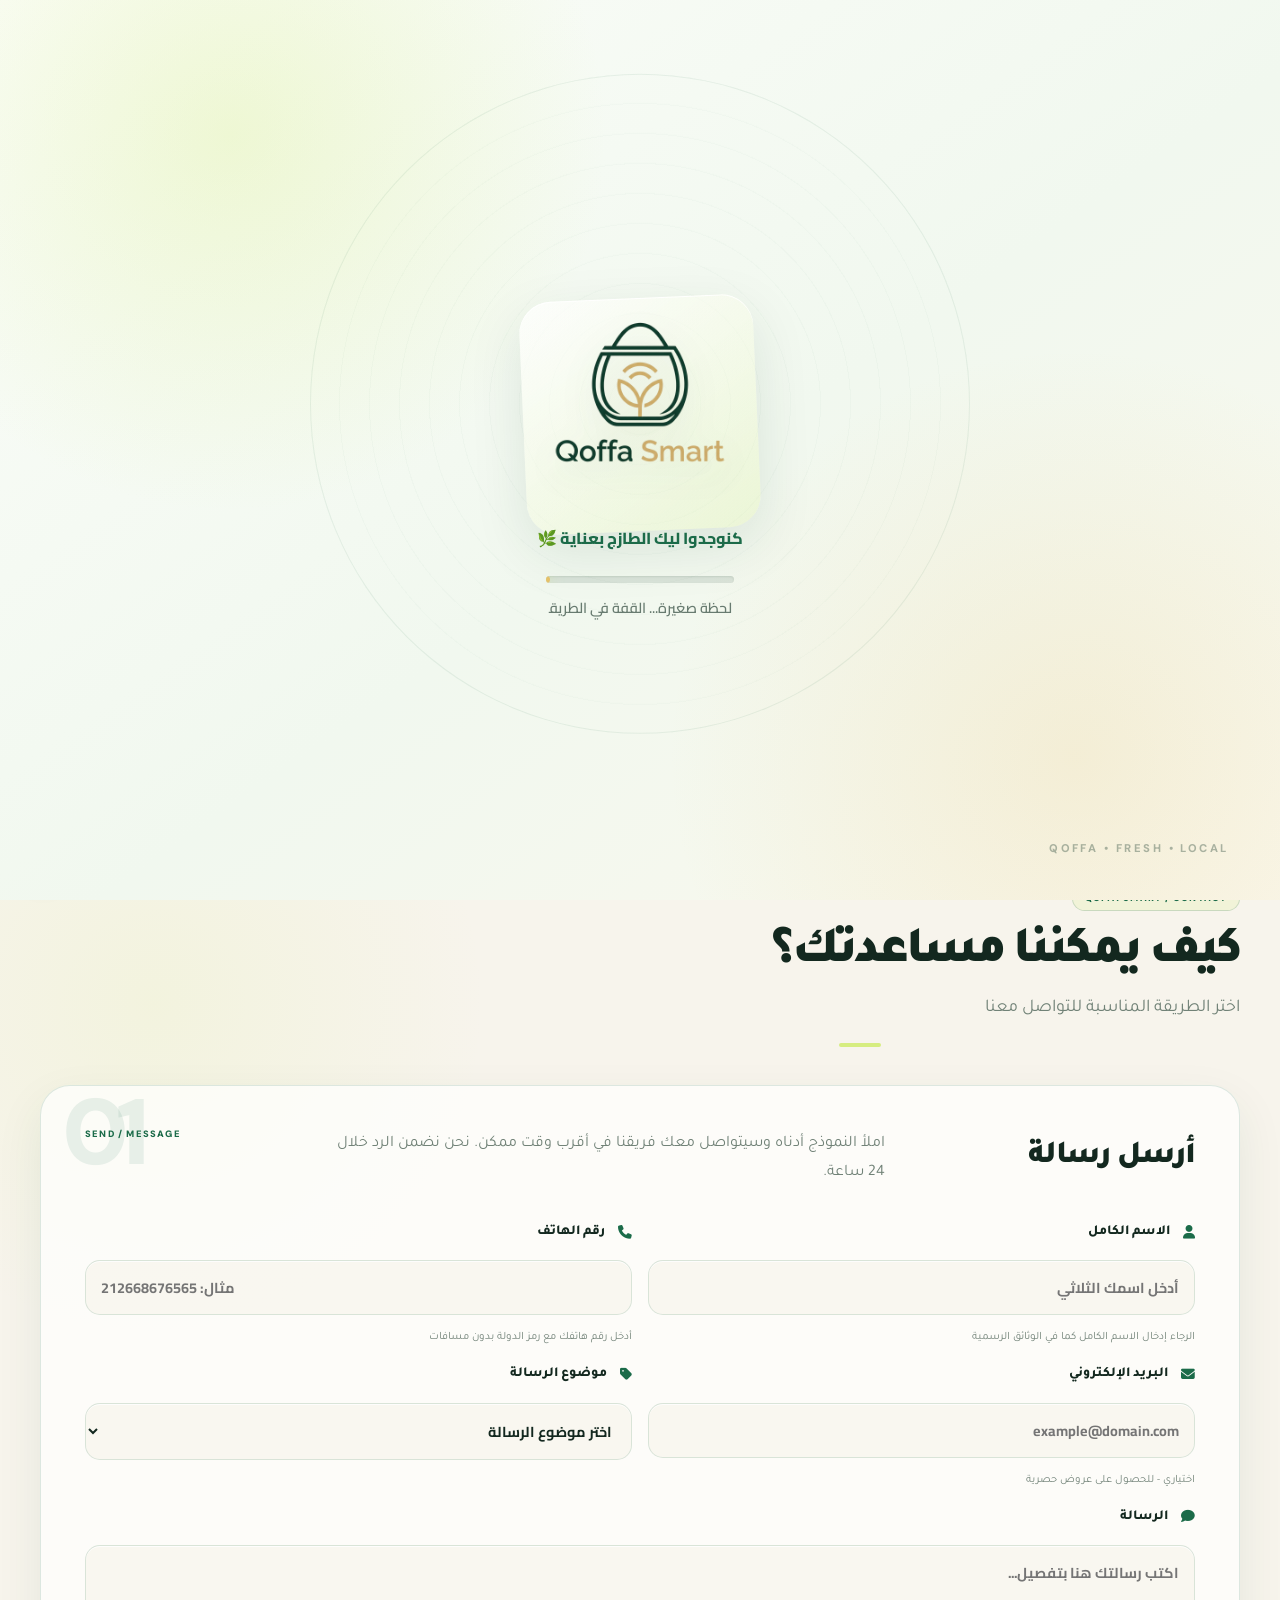
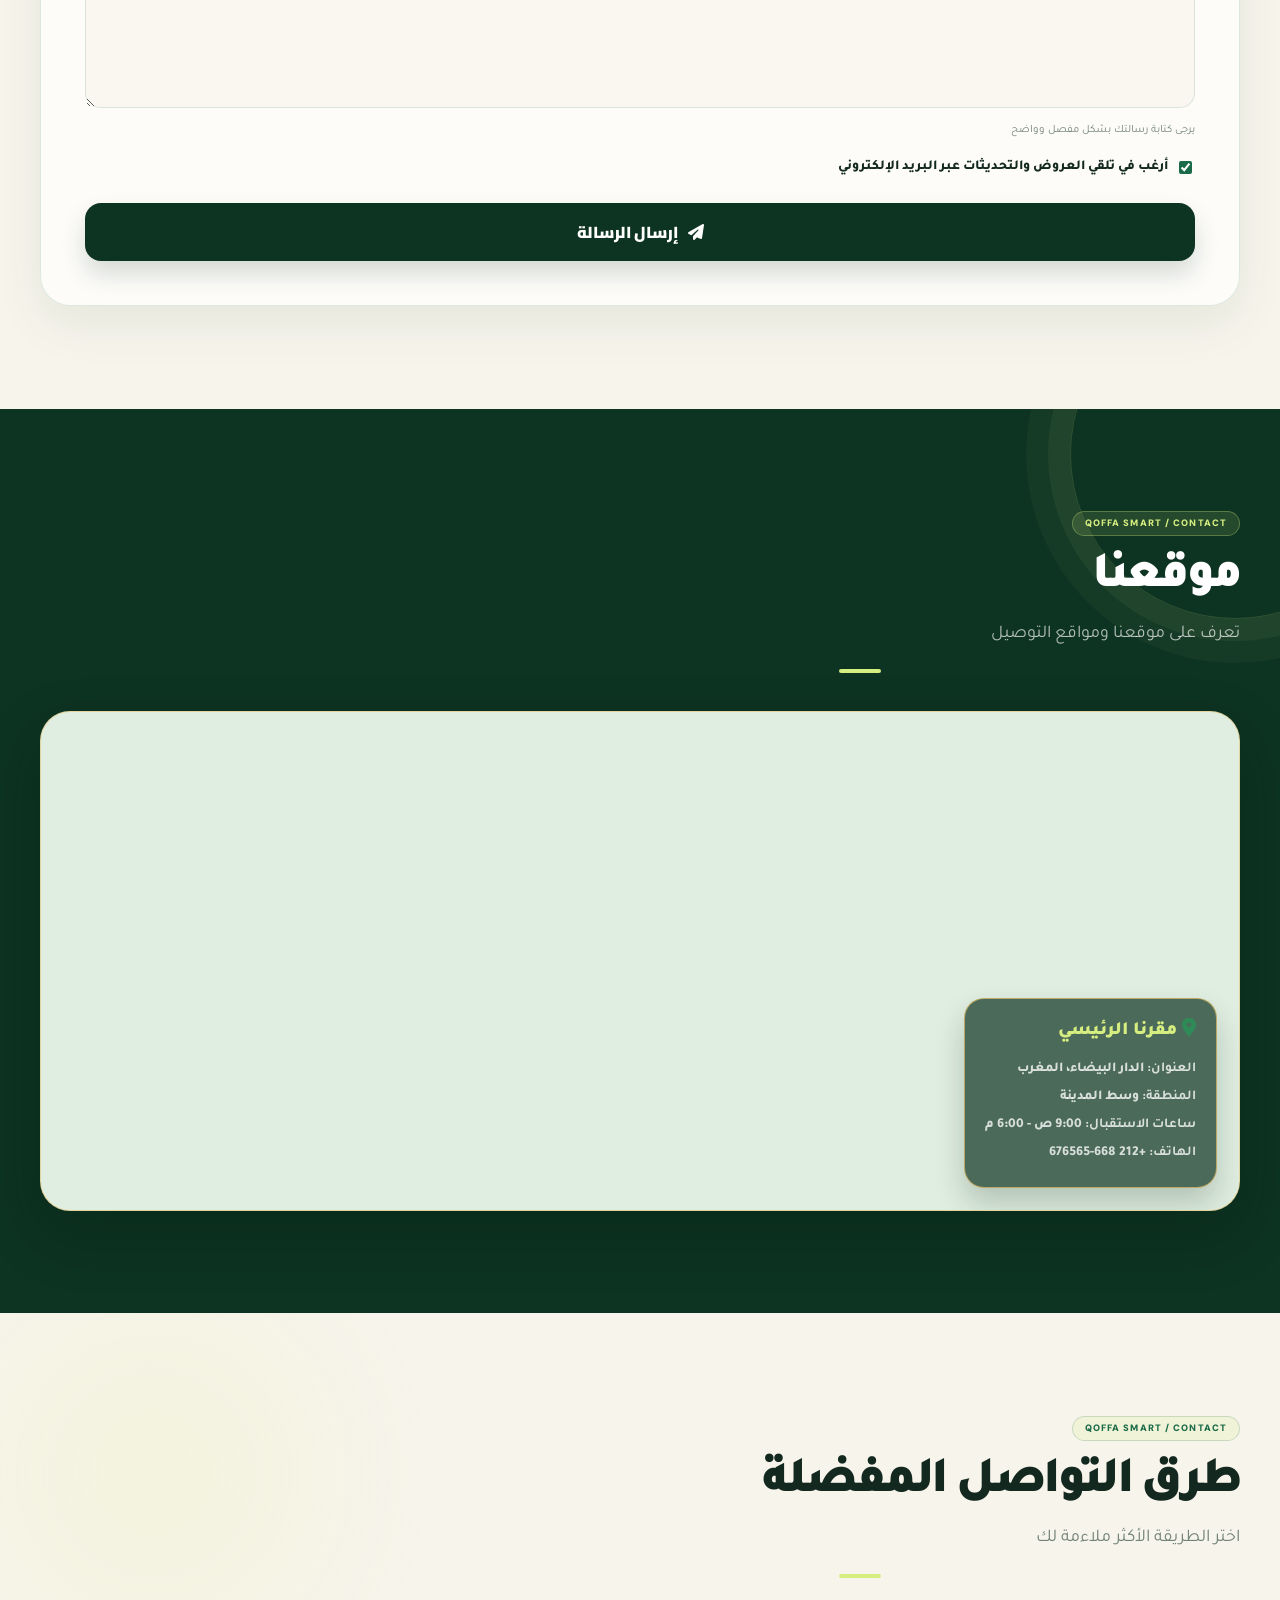
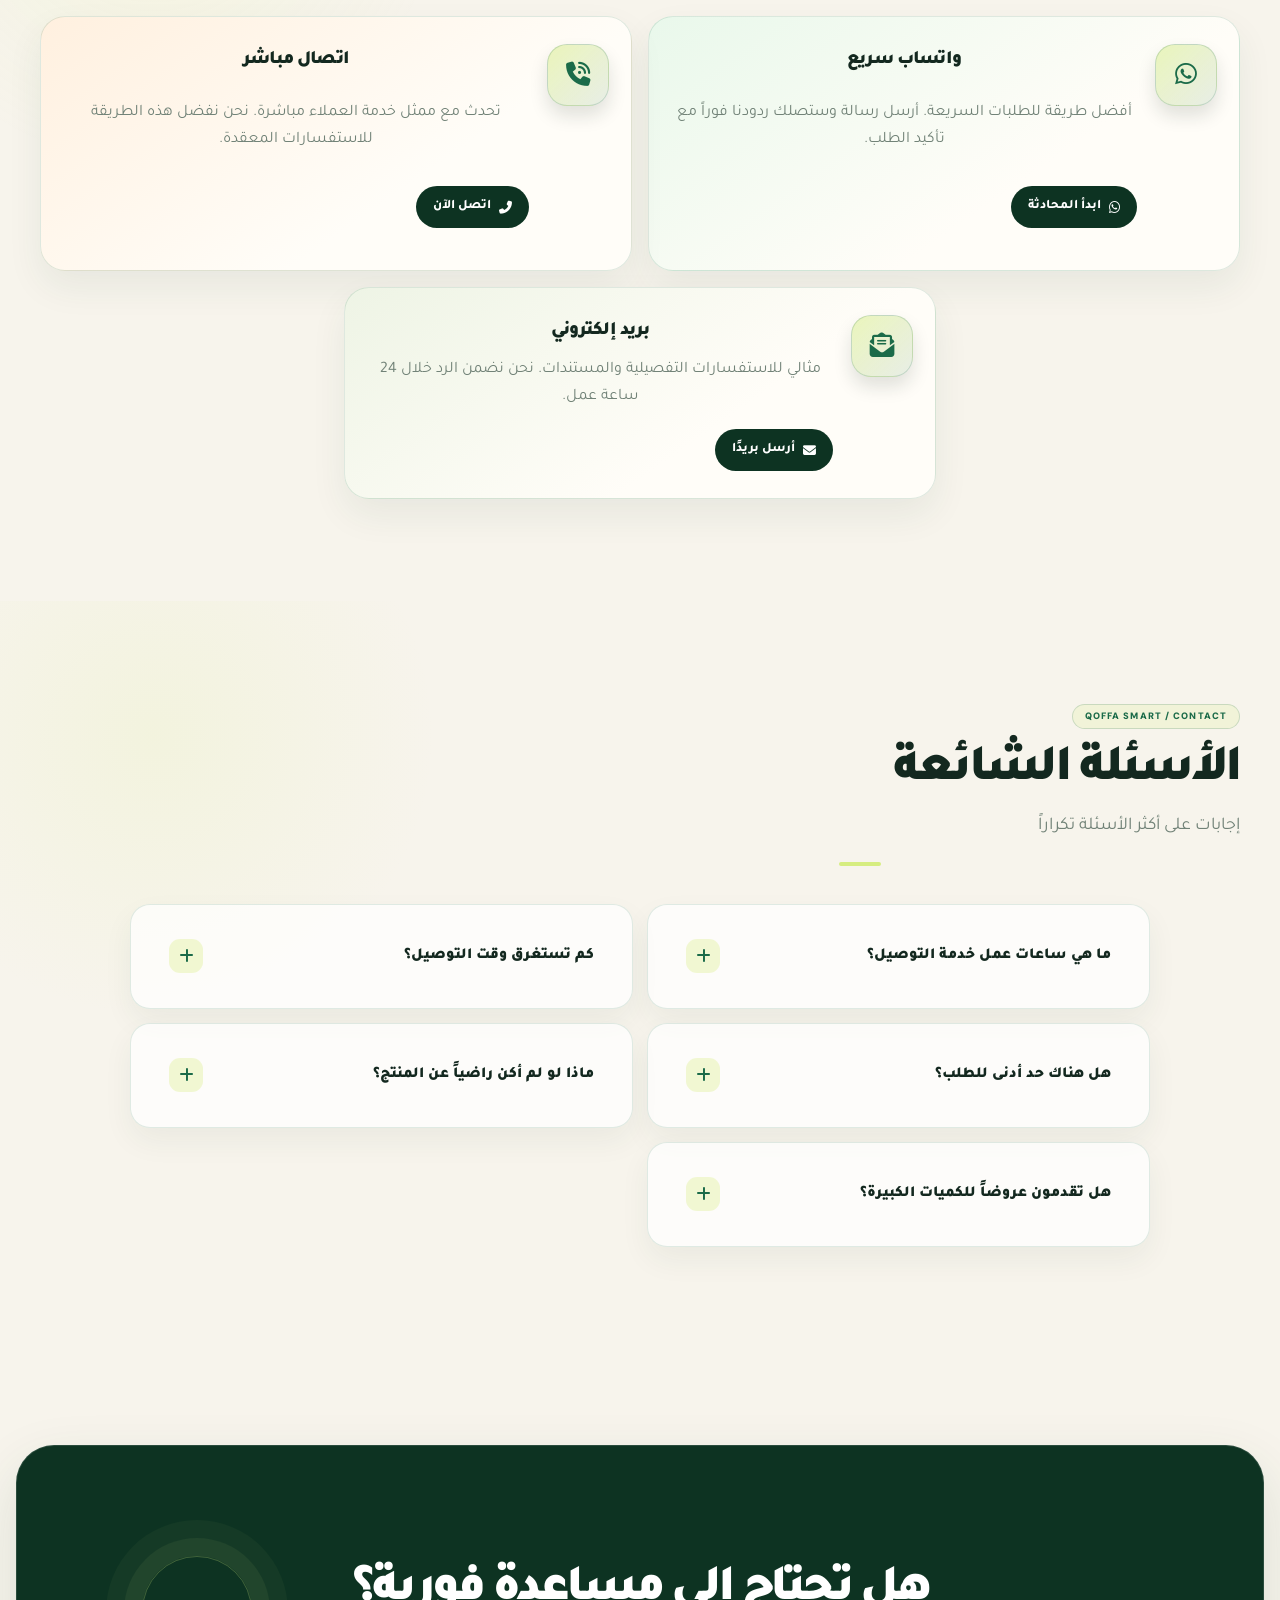
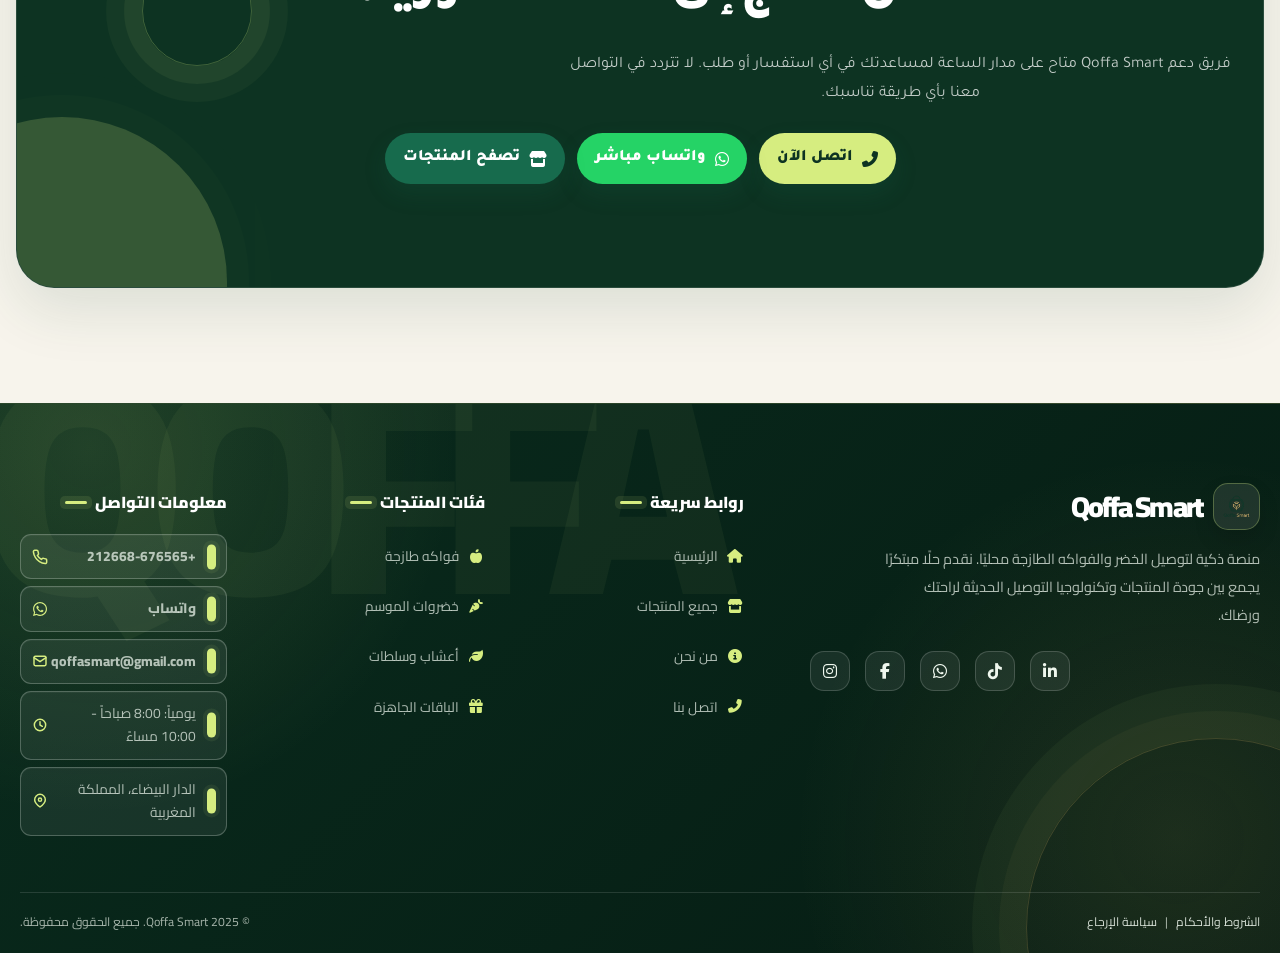
<file: contact/index.html>
<!DOCTYPE html>

<html dir="rtl" lang="ar">
<head>
<link href="../assets/css/header-premium-v1.css?v=1" rel="stylesheet"/>
<link href="../assets/css/loader-premium-v1.css?v=1" rel="stylesheet"/>
<link href="../assets/css/footer-premium-v1.css?v=floating-whatsapp-mobile-v5" rel="stylesheet"/>
<meta charset="utf-8"/>
<meta content="width=device-width, initial-scale=1.0" name="viewport"/>
<title>Qoffa Smart - اتصل بنا</title>
<!-- Favicon -->
<link href="..//assets/images/logo.png" rel="icon" type="image/png"/>
<link href="..//assets/images/logo.png" rel="apple-touch-icon"/>
<!-- CSS Files -->
<!-- Font Awesome -->
<link href="https://cdnjs.cloudflare.com/ajax/libs/font-awesome/6.4.0/css/all.min.css" rel="stylesheet"/>
<!-- Google Fonts -->
<link href="https://fonts.googleapis.com/css2?family=Cairo:wght@300;400;500;600;700;800;900&amp;display=swap" rel="stylesheet"/>
<!-- Animate.css -->
<link href="https://cdnjs.cloudflare.com/ajax/libs/animate.css/4.1.1/animate.min.css" rel="stylesheet"/>
<!-- Mapbox GL JS -->
<script src="https://api.mapbox.com/mapbox-gl-js/v2.15.0/mapbox-gl.js"></script>
<link href="https://api.mapbox.com/mapbox-gl-js/v2.15.0/mapbox-gl.css" rel="stylesheet"/>
<style>
        /* ==================== Variable Weight Badge Styles ==================== */
        .vw-weight-badge {
            display: inline-block;
            background: #e8f5e9;
            color: #2E8B57;
            padding: 2px 8px;
            border-radius: 12px;
            font-size: 0.7rem;
            font-weight: 600;
            margin-right: 8px;
        }
        
        .cart-item-weight-display {
            font-size: 0.8rem;
            color: #2E8B57;
            margin-top: 5px;
        }
        
        .weight-value {
            font-weight: 700;
        }
        
        .weight-qty {
            font-size: 0.7rem;
            color: #888;
            margin-right: 5px;
        }
        
        @media (max-width: 768px) {
            .confirmation-content {
                padding: 25px 20px;
                max-width: 380px;
            }
            
            .confirmation-title {
                font-size: 1.2rem;
            }
            
            .confirmation-btn {
                padding: 10px 20px;
                font-size: 0.85rem;
            }
        }
        
        /* ==================== LOADER STYLES ==================== */
        .loader {
            position: fixed;
            top: 0;
            left: 0;
            width: 100%;
            height: 100%;
            background: rgba(255, 255, 255, 0.95);
            z-index: 99999;
            display: none;
            align-items: center;
            justify-content: center;
            flex-direction: column;
            backdrop-filter: blur(3px);
        }
        
        .loader.active {
            display: flex;
        }
        
        .loader-logo img {
            width: 80px;
            height: 80px;
            animation: loaderPulse 1.5s ease infinite;
        }
        
        .loader-spinner {
            width: 50px;
            height: 50px;
            border: 4px solid #e0e0e0;
            border-top-color: #2E8B57;
            border-radius: 50%;
            animation: loaderSpin 0.8s linear infinite;
            margin-top: 20px;
        }
        
        .loader-text {
            margin-top: 15px;
            color: #2E8B57;
            font-weight: 600;
        }
        
        @keyframes loaderSpin {
            to { transform: rotate(360deg); }
        }
        
        @keyframes loaderPulse {
            0%, 100% { transform: scale(1); opacity: 1; }
            50% { transform: scale(1.1); opacity: 0.8; }
        }
        
        /* ==================== FORM STYLES ==================== */
        .btn-submit {
            background: linear-gradient(135deg, #2E8B57, #3CB371);
            color: white;
            border: none;
            border-radius: 12px;
            padding: 14px 28px;
            font-size: 1rem;
            font-weight: 700;
            cursor: pointer;
            transition: all 0.3s ease;
            display: inline-flex;
            align-items: center;
            gap: 10px;
            width: 100%;
            justify-content: center;
        }
        
        .btn-submit:hover {
            transform: translateY(-2px);
            box-shadow: 0 8px 25px rgba(46, 139, 87, 0.3);
        }
        
        .form-control {
            width: 100%;
            padding: 12px 16px;
            border: 1px solid #ddd;
            border-radius: 12px;
            font-family: 'Cairo', sans-serif;
            font-size: 0.95rem;
            transition: all 0.3s ease;
        }
        
        .form-control:focus {
            outline: none;
            border-color: #2E8B57;
            box-shadow: 0 0 0 3px rgba(46, 139, 87, 0.1);
        }
        
        .form-group {
            margin-bottom: 20px;
        }
        
        .form-label {
            display: block;
            margin-bottom: 8px;
            font-weight: 600;
            color: #333;
        }
        
        .form-hint {
            font-size: 0.75rem;
            color: #888;
            margin-top: 5px;
            display: block;
        }
        
        .map-container {
            position: relative;
            border-radius: 20px;
            overflow: hidden;
            box-shadow: 0 10px 30px rgba(0, 0, 0, 0.1);
            height: 400px;
        }
        
        #contactMap {
            width: 100%;
            height: 100%;
        }
        
        .map-overlay {
            position: absolute;
            bottom: 20px;
            left: 20px;
            background: white;
            padding: 15px 20px;
            border-radius: 12px;
            box-shadow: 0 5px 15px rgba(0, 0, 0, 0.1);
            max-width: 250px;
            direction: rtl;
        }
        
        .faq-item {
            background: white;
            border-radius: 12px;
            margin-bottom: 15px;
            overflow: hidden;
            box-shadow: 0 2px 10px rgba(0, 0, 0, 0.05);
        }
        
        .faq-question {
            display: flex;
            justify-content: space-between;
            align-items: center;
            padding: 18px 20px;
            cursor: pointer;
            background: white;
            transition: all 0.3s ease;
        }
        
        .faq-question:hover {
            background: #f8f9fa;
        }
        
        .question-text {
            font-weight: 700;
            font-size: 1rem;
            color: #212121;
        }
        
        .faq-icon {
            width: 32px;
            height: 32px;
            border-radius: 50%;
            background: #f0f0f0;
            display: flex;
            align-items: center;
            justify-content: center;
            transition: all 0.3s ease;
        }
        
        .faq-item.active .faq-icon {
            background: #2E8B57;
            color: white;
            transform: rotate(45deg);
        }
        
        .faq-answer {
            max-height: 0;
            overflow: hidden;
            transition: max-height 0.3s ease;
            background: #f8f9fa;
            padding: 0 20px;
        }
        
        .faq-item.active .faq-answer {
            max-height: 200px;
            padding: 15px 20px;
        }
        
        .answer-text {
            color: #666;
            line-height: 1.6;
            margin: 0;
        }
        
        .method-card {
            background: white;
            border-radius: 20px;
            padding: 30px;
            text-align: center;
            transition: all 0.3s ease;
            box-shadow: 0 5px 20px rgba(0, 0, 0, 0.05);
        }
        
        .method-card:hover {
            transform: translateY(-5px);
            box-shadow: 0 15px 35px rgba(46, 139, 87, 0.15);
        }
        
        .method-icon {
            width: 80px;
            height: 80px;
            background: linear-gradient(135deg, #e8f5e9, #c8e6c9);
            border-radius: 50%;
            display: flex;
            align-items: center;
            justify-content: center;
            margin: 0 auto 20px;
            font-size: 2rem;
            color: #2E8B57;
        }
        
        .method-title {
            font-size: 1.3rem;
            font-weight: 700;
            margin-bottom: 10px;
            color: #212121;
        }
        
        .method-description {
            color: #666;
            margin-bottom: 20px;
            line-height: 1.6;
        }
        
        .method-button {
            display: inline-flex;
            align-items: center;
            gap: 8px;
            background: #2E8B57;
            color: white;
            padding: 10px 20px;
            border-radius: 30px;
            text-decoration: none;
            font-weight: 600;
            transition: all 0.3s ease;
        }
        
        .method-button:hover {
            background: #1B5E20;
            transform: translateY(-2px);
        }
        
        .methods-grid {
            display: grid;
            grid-template-columns: repeat(auto-fit, minmax(280px, 1fr));
            gap: 30px;
            margin-top: 40px;
        }
        
        .contact-grid {
            display: grid;
            grid-template-columns: 1fr;
            gap: 40px;
        }
        
        @media (min-width: 768px) {
            .contact-grid {
                grid-template-columns: 1fr;
            }
        }
    </style>
<link href="../assets/css/brand-refresh.css" rel="stylesheet"/><link href="../assets/css/contact-freshmart.css" rel="stylesheet"/><link href="../assets/css/contact-premium-v2.css?v=2" rel="stylesheet"/><link href="../assets/css/contact-premium-v3.css?v=1" rel="stylesheet"/><link href="../assets/css/footer-premium-v1.css?v=1" rel="stylesheet"/><link href="../assets/css/rtl-scroll-fix.css?v=1" rel="stylesheet"/><link href="../assets/css/cart-freshmart.css?v=cart-order-unified-v1" rel="stylesheet"/></head>
<body class="contact-page">
<!-- Header -->
<header id="mainHeader">
<div class="container">
<nav class="navbar">
<a class="logo" href="/">
<img alt="Qoffa Smart" class="logo-img" src="..//assets/images/logo.png"/>
<span class="logo-text">Qoffa Smart</span>
</a>
<ul class="nav-menu" id="navMenu">
<li><a class="nav-link" href="/"><i class="fas fa-home"></i> الرئيسية</a></li>
<li><a class="nav-link" href="/products/"><i class="fas fa-store"></i> المنتجات</a></li>
<li><a class="nav-link" href="/about/"><i class="fas fa-info-circle"></i> من نحن</a></li>
<li><a class="nav-link active" href="/contact/"><i class="fas fa-phone-alt"></i> اتصل بنا</a></li>
</ul>
<script>
    (function(){
        const path = (location.pathname.split('/').pop() || '/').toLowerCase();
        document.querySelectorAll('#navMenu .nav-link').forEach(a=>a.classList.remove('active'));
        if (path === '/' || path === '') {
            document.querySelector('#navMenu .nav-link[href="/"]')?.classList.add('active');
        } else if (path === '/products/') {
            document.querySelector('#navMenu .nav-link[href="/products/"]')?.classList.add('active');
        } else if (path === '/order/') {
            document.querySelector('#navMenu .nav-link[href="/order/"]')?.classList.add('active');
        }
    })();
</script>
<div class="nav-actions">
<button class="cart-btn" id="cartBtn">
<i class="fas fa-shopping-cart"></i>
<span class="cart-count">0</span>
</button>
<button class="mobile-menu-btn" id="mobileMenuBtn">
<i class="fas fa-bars"></i>
</button>
</div>
</nav>
</div>
</header>
<!-- Hero Section -->
<section class="contact-hero">
<div class="container">
<div class="hero-content">
<h1 class="hero-title animate__animated animate__fadeInDown">تواصل معنا</h1>
<p class="hero-subtitle animate__animated animate__fadeInUp animate__delay-1s">
                    نحن هنا لمساعدتك على مدار الساعة
                </p>
<p class="hero-description animate__animated animate__fadeIn animate__delay-2s">
                    فريق Qoffa Smart متاح دائمًا للرد على استفساراتك، تلقي طلباتك، ومساعدتك في الحصول على أفضل المنتجات الطازجة. ثق بنا، نحن هنا من أجلك.
                </p>
</div>
</div>
</section>
<!-- Contact Main Section -->
<section class="contact-main">
<div class="container">
<div class="section-header">
<h2 class="section-title">كيف يمكننا مساعدتك؟</h2>
<p class="section-subtitle">اختر الطريقة المناسبة للتواصل معنا</p>
</div>
<div class="contact-grid">
<!-- Contact Form -->
<div class="contact-form-container animate__animated animate__fadeInLeft">
<div class="form-header">
<h3 class="form-title">أرسل رسالة</h3>
<p class="form-description">
                            املأ النموذج أدناه وسيتواصل معك فريقنا في أقرب وقت ممكن. نحن نضمن الرد خلال 24 ساعة.
                        </p>
</div>
<form id="contactForm" novalidate="">
<input id="submissionDate" name="Date de Soumission" type="hidden" value=""/>
<div class="form-group">
<label class="form-label" for="name">
<i class="fas fa-user"></i> الاسم الكامل
                            </label>
<input class="form-control" id="name" name="Nom Complet" placeholder="أدخل اسمك الثلاثي" required="" type="text"/>
<span class="form-hint">الرجاء إدخال الاسم الكامل كما في الوثائق الرسمية</span>
</div>
<div class="form-group">
<label class="form-label" for="phone">
<i class="fas fa-phone"></i> رقم الهاتف
                            </label>
<input class="form-control" id="phone" name="Téléphone" placeholder="مثال: 212668676565" required="" type="tel"/>
<span class="form-hint">أدخل رقم هاتفك مع رمز الدولة بدون مسافات</span>
</div>
<div class="form-group">
<label class="form-label" for="email">
<i class="fas fa-envelope"></i> البريد الإلكتروني
                            </label>
<input class="form-control" id="email" name="Email" placeholder="example@domain.com" type="email"/>
<span class="form-hint">اختياري - للحصول على عروض حصرية</span>
</div>
<div class="form-group">
<label class="form-label" for="subject">
<i class="fas fa-tag"></i> موضوع الرسالة
                            </label>
<select class="form-control" id="subject" name="Sujet" required="">
<option disabled="" selected="" value="">اختر موضوع الرسالة</option>
<option value="طلب منتجات">طلب منتجات</option>
<option value="دعم فني">دعم فني</option>
<option value="شكوى">شكوى</option>
<option value="اقتراح">اقتراح</option>
<option value="شراكة">شراكة</option>
<option value="أخرى">أخرى</option>
</select>
</div>
<div class="form-group">
<label class="form-label" for="message">
<i class="fas fa-comment"></i> الرسالة
                            </label>
<textarea class="form-control" id="message" name="Message" placeholder="اكتب رسالتك هنا بتفصيل..." required="" rows="5"></textarea>
<span class="form-hint">يرجى كتابة رسالتك بشكل مفصل وواضح</span>
</div>
<div class="form-group">
<label class="form-label">
<input checked="" id="newsletter" name="Newsletter" type="checkbox"/>
<span>أرغب في تلقي العروض والتحديثات عبر البريد الإلكتروني</span>
</label>
</div>
<button class="btn-submit" type="submit">
<i class="fas fa-paper-plane"></i> إرسال الرسالة
                        </button>
</form>
</div>
</div>
</div>
</section>
<!-- Map Section -->
<section class="map-section">
<div class="container">
<div class="section-header">
<h2 class="section-title">موقعنا</h2>
<p class="section-subtitle">تعرف على موقعنا ومواقع التوصيل</p>
</div>
<div class="map-container">
<div id="contactMap"></div>
<div class="map-overlay">
<h3><i class="fas fa-map-marker-alt" style="color: #2E8B57;"></i> مقرنا الرئيسي</h3>
<p><strong>العنوان:</strong> الدار البيضاء، المغرب</p>
<p><strong>المنطقة:</strong> وسط المدينة</p>
<p><strong>ساعات الاستقبال:</strong> 9:00 ص - 6:00 م</p>
<p><strong>الهاتف:</strong> +212 668-676565</p>
</div>
</div>
</div>
</section>
<!-- Contact Methods -->
<section class="contact-methods">
<div class="container">
<div class="section-header">
<h2 class="section-title">طرق التواصل المفضلة</h2>
<p class="section-subtitle">اختر الطريقة الأكثر ملاءمة لك</p>
</div>
<div class="methods-grid">
<div class="method-card animate__animated animate__fadeInUp">
<div class="method-icon">
<i class="fab fa-whatsapp"></i>
</div>
<h3 class="method-title">واتساب سريع</h3>
<p class="method-description">
                        أفضل طريقة للطلبات السريعة. أرسل رسالة وستصلك ردودنا فوراً مع تأكيد الطلب.
                    </p>
<a class="method-button" href="https://wa.me/212668676565" target="_blank">
<i class="fab fa-whatsapp"></i> ابدأ المحادثة
                    </a>
</div>
<div class="method-card animate__animated animate__fadeInUp animate__delay-1s">
<div class="method-icon">
<i class="fas fa-phone-volume"></i>
</div>
<h3 class="method-title">اتصال مباشر</h3>
<p class="method-description">
                        تحدث مع ممثل خدمة العملاء مباشرة. نحن نفضل هذه الطريقة للاستفسارات المعقدة.
                    </p>
<a class="method-button" href="tel:+212668676565">
<i class="fas fa-phone-alt"></i> اتصل الآن
                    </a>
</div>
<div class="method-card animate__animated animate__fadeInUp animate__delay-2s">
<div class="method-icon">
<i class="fas fa-envelope-open-text"></i>
</div>
<h3 class="method-title">بريد إلكتروني</h3>
<p class="method-description">
                        مثالي للاستفسارات التفصيلية والمستندات. نحن نضمن الرد خلال 24 ساعة عمل.
                    </p>
<a class="method-button" href="mailto:qoffasmart@gmail.com">
<i class="fas fa-envelope"></i> أرسل بريدًا
                    </a>
</div>
</div>
</div>
</section>
<!-- FAQ Section -->
<section class="faq-section">
<div class="container">
<div class="section-header">
<h2 class="section-title">الأسئلة الشائعة</h2>
<p class="section-subtitle">إجابات على أكثر الأسئلة تكراراً</p>
</div>
<div class="faq-container">
<div class="faq-item">
<div class="faq-question">
<span class="question-text">ما هي ساعات عمل خدمة التوصيل؟</span>
<div class="faq-icon">
<i class="fas fa-plus"></i>
</div>
</div>
<div class="faq-answer">
<p class="answer-text">
                            نجمع الطلبات اليوم ويتم التوصيل في اليوم الموالي بعد تجميع الطلبات. يمكنك تقديم الطلبات على مدار الساعة عبر الموقع أو واتساب.
                        </p>
</div>
</div>
<div class="faq-item">
<div class="faq-question">
<span class="question-text">كم تستغرق وقت التوصيل؟</span>
<div class="faq-icon">
<i class="fas fa-plus"></i>
</div>
</div>
<div class="faq-answer">
<p class="answer-text">
                            متوسط وقت التوصيل هو 2-4 ساعات داخل المدينة.
                        </p>
</div>
</div>
<div class="faq-item">
<div class="faq-question">
<span class="question-text">هل هناك حد أدنى للطلب؟</span>
<div class="faq-icon">
<i class="fas fa-plus"></i>
</div>
</div>
<div class="faq-answer">
<p class="answer-text">
                            نعم، الحد الأدنى للطلب هو 150 درهم للحصول على خدمة التوصيل. للطلبات الأقل من هذا المبلغ، يمكنك الاستفادة من خدمة الاستلام من أقرب نقطة توزيع.
                        </p>
</div>
</div>
<div class="faq-item">
<div class="faq-question">
<span class="question-text">ماذا لو لم أكن راضياً عن المنتج؟</span>
<div class="faq-icon">
<i class="fas fa-plus"></i>
</div>
</div>
<div class="faq-answer">
<p class="answer-text">
                            نحن نضمن رضاك التام عن منتجاتنا. إذا لم تكن راضياً عن أي منتج، يمكنك إرجاعه خلال 24 ساعة واستبداله أو استرداد قيمته.
                        </p>
</div>
</div>
<div class="faq-item">
<div class="faq-question">
<span class="question-text">هل تقدمون عروضاً للكميات الكبيرة؟</span>
<div class="faq-icon">
<i class="fas fa-plus"></i>
</div>
</div>
<div class="faq-answer">
<p class="answer-text">
                            نعم، لدينا عروض خاصة للفنادق، المطاعم، والمؤسسات. اتصل بفريق المبيعات على الرقم +212 668-676565 للحصول على عرض سعر خاص.
                        </p>
</div>
</div>
</div>
</div>
</section>
<!-- CTA Section -->
<section class="contact-cta">
<div class="container">
<h2 class="cta-title">هل تحتاج إلى مساعدة فورية؟</h2>
<p class="cta-description">
                فريق دعم Qoffa Smart متاح على مدار الساعة لمساعدتك في أي استفسار أو طلب. لا تتردد في التواصل معنا بأي طريقة تناسبك.
            </p>
<div class="cta-buttons">
<a class="btn btn-primary" href="tel:+212668676565">
<i class="fas fa-phone-alt"></i> اتصل الآن
                </a>
<a class="btn btn-whatsapp" href="https://wa.me/212668676565" target="_blank">
<i class="fab fa-whatsapp"></i> واتساب مباشر
                </a>
<a class="btn btn-outline" href="/products/">
<i class="fas fa-store"></i> تصفح المنتجات
                </a>
</div>
</div>
</section>
<!-- Footer -->
<footer class="qoffa-premium-footer">
<div class="container">
<div class="footer-grid">
<div class="footer-col">
<a class="footer-logo" href="/">
<img alt="Qoffa Smart" src="..//assets/images/logo.png"/>
<h3>Qoffa Smart</h3>
</a>
<p class="footer-description">
                        منصة ذكية لتوصيل الخضر والفواكه الطازجة محليًا. نقدم حلًا مبتكرًا يجمع بين جودة المنتجات وتكنولوجيا التوصيل الحديثة لراحتك ورضاك.
                    </p>
<div class="social-links"><a aria-label="Instagram" class="social-link" data-platform="instagram" href="https://www.instagram.com/qoffasmart.ma" rel="noopener noreferrer" target="_blank" title="Instagram"><i class="fab fa-instagram"></i></a><a aria-label="Facebook" class="social-link" data-platform="facebook" href="https://www.facebook.com/profile.php?id=61591584153942" rel="noopener noreferrer" target="_blank" title="Facebook"><i class="fab fa-facebook-f"></i></a><a aria-label="WhatsApp" class="social-link" data-platform="whatsapp" href="https://wa.me/212668676565" rel="noopener noreferrer" target="_blank" title="WhatsApp"><i class="fab fa-whatsapp"></i></a><a aria-label="TikTok" class="social-link" data-platform="tiktok" href="https://www.tiktok.com/@qoffasmart.ma" rel="noopener noreferrer" target="_blank" title="TikTok"><i class="fab fa-tiktok"></i></a><a aria-label="LinkedIn" class="social-link" data-platform="linkedin" href="https://www.linkedin.com/company/qoffasmart/" rel="noopener noreferrer" target="_blank" title="LinkedIn"><i class="fab fa-linkedin-in"></i></a></div>
</div>
<div class="footer-col">
<h4>روابط سريعة</h4>
<ul class="footer-links">
<li><a href="/"><i class="fas fa-home"></i> الرئيسية</a></li>
<li><a href="/products/"><i class="fas fa-store"></i> جميع المنتجات</a></li>
<li><a href="/about/"><i class="fas fa-info-circle"></i> من نحن</a></li>
<li><a href="/contact/"><i class="fas fa-phone-alt"></i> اتصل بنا</a></li>
</ul>
</div>
<div class="footer-col">
<h4>فئات المنتجات</h4>
<ul class="footer-links">
<li><a href="/products/?category=fruits"><i class="fas fa-apple-alt"></i> فواكه طازجة</a></li>
<li><a href="/products/?category=vegetables"><i class="fas fa-carrot"></i> خضروات الموسم</a></li>
<li><a href="/products/?category=herbs"><i class="fas fa-leaf"></i> أعشاب وسلطات</a></li>
<li><a href="/products/?category=bundles"><i class="fas fa-gift"></i> الباقات الجاهزة</a></li>
</ul>
</div>
<div class="footer-col">
<h4>معلومات التواصل</h4>
<div class="contact-info">
<div class="contact-item">
<i class="fas fa-phone-alt"></i>
<div>
<a href="tel:+212668676565">+212668-676565</a>
</div>
</div>
<div class="contact-item">
<i class="fab fa-whatsapp"></i>
<div>
<a href="https://wa.me/212668676565" target="_blank">واتساب</a>
</div>
</div>
<div class="contact-item">
<i class="fas fa-envelope"></i>
<div>
<a href="mailto:qoffasmart@gmail.com">qoffasmart@gmail.com</a>
</div>
</div>
<div class="contact-item">
<i class="fas fa-clock"></i>
<div>يومياً: 8:00 صباحاً - 10:00 مساءً</div>
</div>
<div class="contact-item">
<i class="fas fa-map-marker-alt"></i>
<div>الدار البيضاء، المملكة المغربية</div>
</div>
</div>
</div>
</div>
<div class="footer-bottom">
<div class="footer-policies">
<a href="/terms/">الشروط والأحكام</a>
<span>|</span>
<a href="/return-policy/">سياسة الإرجاع</a>
</div>
<p>© 2025 Qoffa Smart. جميع الحقوق محفوظة.</p>
</div>
</div>
</footer>
<!-- WhatsApp Float -->
<a class="whatsapp-float" href="https://wa.me/212668676565" target="_blank">
<i class="fab fa-whatsapp"></i>
</a>
<!-- Back to Top -->
<a class="back-to-top" href="#" id="backToTop">
<i class="fas fa-chevron-up"></i>
</a>
<!-- Cart Sidebar -->
<div class="cart-sidebar" id="cartSidebar">
<div class="cart-header">
<h2><i class="fas fa-shopping-cart"></i> سلة التسوق</h2>
<div class="cart-header-actions">
<button class="cart-close" id="cartClose"><i class="fas fa-times"></i></button>
</div>
</div>
<div class="cart-items" id="cartItems"></div>
<div class="cart-footer">
<div class="total-indicator" id="totalIndicator">
<div style="display: flex; align-items: center; gap: 8px; margin-bottom: 12px;">
<span class="total-icon">💰</span>
<span class="total-text" id="sidebarTotalText">المجموع الإجمالي: 0.00 درهم</span>
</div>
<div class="min-order-msg" id="sidebarMinOrderMsg">الحد الأدنى للطلب هو 150 درهم</div>
</div>
<div class="cart-total"><span>المجموع:</span><span id="cartTotalPrice">0.00 درهم</span></div>
<button class="cart-checkout" id="cartCheckout">إتمام الطلب</button>
</div>
</div>
<!-- Toast Container -->
<div class="toast-container" id="toastContainer"></div>
<!-- Loader -->
<div class="loader" id="loader">
<div class="loader-logo"><img alt="Qoffa Smart" src="..//assets/images/logo.png"/></div>
<div class="loader-spinner"></div>
<div class="loader-text">جاري التحميل...</div>
</div>
<!-- Confirmation Modal -->
<div class="confirmation-modal" id="confirmationModal">
<div class="confirmation-content">
<div class="confirmation-icon"><i class="fas fa-trash-alt"></i></div>
<h2 class="confirmation-title">حذف من السلة</h2>
<p class="confirmation-message">هل أنت متأكد من حذف <span class="confirmation-product-name" id="confirmProductName">المنتج</span> من السلة؟</p>
<div class="confirmation-actions">
<button class="confirmation-btn confirmation-btn-cancel" id="modalCancelBtn"><i class="fas fa-times"></i> إلغاء</button>
<button class="confirmation-btn confirmation-btn-delete" id="modalConfirmBtn"><i class="fas fa-trash-alt"></i> حذف</button>
</div>
</div>
</div>
<script>
        // ==================== CONFIGURATION ====================
        const BASEROW_TOKEN = 'OIEan8aAjLjoCoTXKO6Evd4cifbtqRf8';
        const BASEROW_TABLE_ID = '882093';
        const BASEROW_URL = `https://api.baserow.io/api/database/rows/table/${BASEROW_TABLE_ID}/?user_field_names=true&size=200`;

        // ==================== GLOBAL VARIABLES ====================
        let cart = JSON.parse(localStorage.getItem('qoffaCart')) || [];
        let pendingDeleteItem = null;
        let preventCartClose = false;
        let preventCartCloseTimer = null;

        // ==================== HELPER FUNCTIONS ====================
        function showLoader(show) {
            const loader = document.getElementById('loader');
            if (loader) loader.classList.toggle('active', show);
        }

        function showToast(message, type = 'success') {
            const container = document.getElementById('toastContainer');
            if (!container) return;
            
            document.querySelectorAll('.toast').forEach(t => t.remove());
            
            const toast = document.createElement('div');
            toast.className = `toast ${type}`;
            toast.innerHTML = `<i class="fas ${type === 'success' ? 'fa-check-circle' : type === 'error' ? 'fa-exclamation-circle' : type === 'warning' ? 'fa-exclamation-triangle' : 'fa-info-circle'}"></i><span>${message}</span>`;
            container.appendChild(toast);
            
            setTimeout(() => {
                if (toast && toast.remove) toast.remove();
            }, 3500);
        }

        function handleImageError(img) {
            img.src = 'https://via.placeholder.com/80/2E8B57/ffffff?text=Qoffa';
            img.onerror = null;
        }

        function isVariableWeightItem(item) {
            return item && item.isVariableWeight === true;
        }

        // ==================== BASEROW SYNC ====================
        function vwParseWeights(rawWeights) {
            if (!rawWeights) return [];
            if (typeof rawWeights === 'string') {
                try {
                    const parsed = JSON.parse(rawWeights);
                    return Array.isArray(parsed) ? parsed.map(w => parseFloat(w)).filter(w => !isNaN(w) && w > 0) : [];
                } catch (e) {
                    return rawWeights.split(',').map(w => parseFloat(w.trim())).filter(w => !isNaN(w) && w > 0);
                }
            }
            if (Array.isArray(rawWeights)) return rawWeights.map(w => parseFloat(w)).filter(w => !isNaN(w) && w > 0);
            return [];
        }

        async function vwSyncWithBaserow(productId, weight, action) {
            const label = action === 'remove' ? 'حجز' : 'إرجاع';
            console.log(`🔄 ${label} الوزن ${weight} للمنتج ${productId}`);
            
            try {
                const fetchUrl = `https://api.baserow.io/api/database/rows/table/${BASEROW_TABLE_ID}/${productId}/?user_field_names=true`;
                const response = await fetch(fetchUrl, { 
                    headers: { 'Authorization': `Token ${BASEROW_TOKEN}` } 
                });
                
                if (!response.ok) return false;
                
                const row = await response.json();
                let weights = vwParseWeights(row.available_weights);
                const parsedWeight = parseFloat(weight);
                
                if (action === 'remove') {
                    const idx = weights.findIndex(w => Math.abs(parseFloat(w) - parsedWeight) < 0.01);
                    if (idx !== -1) weights.splice(idx, 1);
                    else return false;
                } else {
                    weights.push(parsedWeight);
                    weights.sort((a, b) => a - b);
                }
                
                const patchResponse = await fetch(fetchUrl, {
                    method: 'PATCH',
                    headers: { 
                        'Authorization': `Token ${BASEROW_TOKEN}`, 
                        'Content-Type': 'application/json' 
                    },
                    body: JSON.stringify({ available_weights: JSON.stringify(weights) })
                });
                
                return patchResponse.ok;
            } catch (error) {
                console.error('❌ Baserow error:', error);
                return false;
            }
        }

        async function vwReturnWeightToBaserow(item) {
            if (!item?.isVariableWeight) return true;
            if (!item.baseId || !item.weight) return true;
            return await vwSyncWithBaserow(item.baseId, item.weight, 'add');
        }

        // ==================== CONFIRMATION MODAL ====================
        function showConfirmationModal(item) {
            console.log('📋 عرض Modal للحذف:', item);
            pendingDeleteItem = item;
            
            const confirmProductName = document.getElementById('confirmProductName');
            if (confirmProductName) {
                const displayName = item.name_fr || item.name || 'المنتج';
                const weightInfo = item.isVariableWeight ? ` (${item.weight}${item.unit || 'كجم'})` : '';
                confirmProductName.textContent = displayName + weightInfo;
            }
            
            const modal = document.getElementById('confirmationModal');
            if (modal) {
                modal.style.display = 'flex';
                modal.classList.add('active');
                document.body.style.overflow = 'hidden';
            }
        }

        function cancelDelete() {
            console.log('❌ إلغاء الحذف');
            pendingDeleteItem = null;
            
            const modal = document.getElementById('confirmationModal');
            if (modal) {
                modal.classList.remove('active');
                modal.style.display = 'none';
                document.body.style.overflow = '';
            }
            
            const cartSidebar = document.getElementById('cartSidebar');
            if (cartSidebar) cartSidebar.classList.add('active');
        }

        async function confirmProductDelete() {
            if (!pendingDeleteItem) {
                console.warn('⚠️ no pendingDeleteItem');
                return;
            }
            
            const itemToDelete = pendingDeleteItem;
            const itemName = itemToDelete.name_fr || itemToDelete.name || 'المنتج';
            
            console.log(`🗑️ تأكيد حذف المنتج: ${itemName}`);
            
            // ✅ إذا كان منتج Variable Weight، نعيد الوزن إلى Baserow أولاً
            if (itemToDelete.isVariableWeight) {
                console.log(`🔄 إرجاع الوزن ${itemToDelete.weight} للمنتج ${itemToDelete.baseId}`);
                showToast(`⏳ جاري إرجاع ${itemName} للمخزون...`, 'info');
                
                const returnResult = await vwReturnWeightToBaserow(itemToDelete);
                
                if (!returnResult) {
                    console.error(`❌ فشل إرجاع الوزن`);
                    showToast(`⚠️ فشل إرجاع المنتج للمخزون، حاول مرة أخرى`, 'error');
                    cancelDelete();
                    return;
                }
                console.log(`✅ تم إرجاع الوزن بنجاح`);
                showToast(`✅ تم إرجاع ${itemName} للمخزون`, 'success');
            }
            
            // حذف المنتج من السلة
            const itemId = itemToDelete.id;
            cart = cart.filter(item => item.id !== itemId);
            saveCart();
            updateCartSidebar();
            
            // إغلاق الـ Modal
            const modal = document.getElementById('confirmationModal');
            if (modal) {
                modal.classList.remove('active');
                modal.style.display = 'none';
                document.body.style.overflow = '';
            }
            
            pendingDeleteItem = null;
            
            // إظهار السلة ومنع الإغلاق المؤقت
            const cartSidebar = document.getElementById('cartSidebar');
            if (cartSidebar) cartSidebar.classList.add('active');
            
            preventCartClose = true;
            if (preventCartCloseTimer) clearTimeout(preventCartCloseTimer);
            preventCartCloseTimer = setTimeout(() => { preventCartClose = false; }, 500);
            
            showToast(`✅ تم إزالة ${itemName} من السلة`, 'success');
        }

        // ==================== CART FUNCTIONS ====================
        function updateCartCount() {
            const count = cart.reduce((sum, item) => sum + (item.quantity || 1), 0);
            document.querySelectorAll('.cart-count').forEach(el => el.textContent = count);
            localStorage.setItem('qoffaCart', JSON.stringify(cart));
        }

        function saveCart() {
            localStorage.setItem('qoffaCart', JSON.stringify(cart));
            updateCartCount();
            updateCartSidebar();
        }

        function removeFromCart(itemOrId) {
            let itemToRemove;
            
            if (typeof itemOrId === 'number' || typeof itemOrId === 'string') {
                const idStr = String(itemOrId);
                itemToRemove = cart.find(item => String(item.id) === idStr);
            } else {
                itemToRemove = itemOrId;
            }
            
            if (itemToRemove) {
                console.log('🗑️ removeFromCart - المنتج:', itemToRemove);
                showConfirmationModal(itemToRemove);
            } else {
                console.warn('⚠️ produit non trouvé:', itemOrId);
                const altItem = cart.find(item => String(item.product_id) === String(itemOrId));
                if (altItem) {
                    showConfirmationModal(altItem);
                } else {
                    showToast('⚠️ لم يتم العثور على المنتج', 'error');
                }
            }
        }

        function updateQuantity(productId, newQuantity) {
            if (newQuantity < 1) {
                removeFromCart(productId);
                return;
            }
            
            const item = cart.find(item => item.id === productId);
            if (item && !isVariableWeightItem(item)) {
                item.quantity = newQuantity;
                updateCartCount();
                updateCartSidebar();
            }
        }

        function increaseQuantity(productId) {
            const item = cart.find(item => item.id === productId);
            if (item && !isVariableWeightItem(item)) {
                item.quantity += 1;
                updateCartCount();
                updateCartSidebar();
            }
        }

        function decreaseQuantity(productId) {
            const item = cart.find(item => item.id === productId);
            if (item && item.quantity > 1 && !isVariableWeightItem(item)) {
                item.quantity -= 1;
                updateCartCount();
                updateCartSidebar();
            } else if (item && item.quantity === 1) {
                removeFromCart(productId);
            }
        }

        function updateCartSidebar() {
            const container = document.getElementById('cartItems');
            const totalEl = document.getElementById('cartTotalPrice');
            const totalText = document.getElementById('sidebarTotalText');
            const minOrderMsg = document.getElementById('sidebarMinOrderMsg');
            
            if (!container) return;
            
            if (cart.length === 0) {
                container.innerHTML = `
                    <div class="cart-empty">
                        <i class="fas fa-shopping-cart fa-3x"></i>
                        <p>السلة فارغة</p>
                        <a href="/products/" class="btn btn-primary">تصفح المنتجات</a>
                    </div>
                `;
                if (totalEl) totalEl.textContent = '0.00 درهم';
                if (totalText) totalText.textContent = 'المجموع الإجمالي: 0.00 درهم';
                if (minOrderMsg) minOrderMsg.style.display = 'none';
                return;
            }
            
            let html = '';
            let total = 0;
            
            cart.forEach(item => {
                total += item.price * (item.quantity || 1);
                const isVar = isVariableWeightItem(item);
                const itemIdForButton = item.id;
                
                html += `
                    <div class="cart-item">
                        <img src="${item.image || 'https://via.placeholder.com/80'}" 
                             alt="${item.name}" 
                             class="cart-item-img" 
                             onerror="handleImageError(this)">
                        <div class="cart-item-info">
                            <div class="cart-item-name">${item.name || item.name_fr}${isVar ? ` <span class="vw-weight-badge">${item.weight}${item.unit || 'كجم'}</span>` : ''}</div>
                            <div class="cart-item-price">${item.price.toFixed(2)} درهم</div>
                            ${!isVar ? `<div class="cart-item-quantity-controls">
                                <button class="qty-btn qty-minus" onclick="event.stopPropagation(); decreaseQuantity('${item.id}')">
                                    <i class="fas fa-minus"></i>
                                </button>
                                <input type="number" class="qty-input" value="${item.quantity || 1}" 
                                       onchange="updateQuantity('${item.id}', parseInt(this.value))" 
                                       min="1" max="100">
                                <span class="qty-unit">${item.unit || 'كيلو'}</span>
                                <button class="qty-btn qty-plus" onclick="event.stopPropagation(); increaseQuantity('${item.id}')">
                                    <i class="fas fa-plus"></i>
                                </button>
                            </div>` : `<div class="cart-item-weight-display">
                                <span class="weight-value">${item.weight}${item.unit || 'كجم'}</span>
                                ${item.quantity > 1 ? `<span class="weight-qty">× ${item.quantity}</span>` : ''}
                            </div>`}
                        </div>
                        <button class="cart-item-remove" onclick="removeFromCart('${itemIdForButton}')" title="حذف">
                            <i class="fas fa-trash"></i>
                        </button>
                    </div>
                `;
            });
            
            container.innerHTML = html;
            if (totalEl) totalEl.textContent = total.toFixed(2) + ' درهم';
            if (totalText) totalText.textContent = `المجموع الإجمالي: ${total.toFixed(2)} درهم`;
            
            const checkoutBtn = document.getElementById('cartCheckout');
            if (checkoutBtn) {
                checkoutBtn.disabled = total < 150;
                checkoutBtn.style.opacity = total < 150 ? '0.5' : '1';
                checkoutBtn.style.cursor = total < 150 ? 'not-allowed' : 'pointer';
            }
            
            if (minOrderMsg) minOrderMsg.style.display = total < 150 ? 'block' : 'none';
        }

        function toggleCart() {
            const sidebar = document.getElementById('cartSidebar');
            if (sidebar) {
                sidebar.classList.toggle('active');
                if (sidebar.classList.contains('active')) updateCartSidebar();
            }
        }

        function goToCheckout() {
            if (cart.length === 0) {
                showToast('السلة فارغة! أضف بعض المنتجات أولاً', 'error');
                return;
            }
            
            const total = cart.reduce((sum, item) => sum + (item.price * (item.quantity || 1)), 0);
            
            if (total < 150) {
                showToast('الحد الأدنى للطلب هو 150 درهم', 'error');
                return;
            }
            
            window.location.href = '/order/';
        }

        // ==================== CONTACT FORM ====================
        function setupContactForm() {
            const form = document.getElementById('contactForm');
            if (!form) return;
            
            // Set submission date
            document.getElementById('submissionDate').value = new Date().toLocaleString('ar-MA');
            
            form.addEventListener('submit', async (e) => {
                e.preventDefault();
                
                const submitBtn = form.querySelector('.btn-submit');
                const originalText = submitBtn.innerHTML;
                submitBtn.innerHTML = '<div class="loader-spinner" style="width:20px;height:20px;"></div> جاري الإرسال...';
                submitBtn.disabled = true;
                
                try {
                    const formData = new FormData(form);
                    const data = {};
                    formData.forEach((value, key) => { data[key] = value; });
                    
                    const response = await fetch('https://api.baserow.io/api/database/rows/table/887021/', {
                        method: 'POST',
                        headers: {
                            'Authorization': `Token ${BASEROW_TOKEN}`,
                            'Content-Type': 'application/json'
                        },
                        body: JSON.stringify(data)
                    });
                    
                    if (response.ok) {
                        showToast('✅ تم إرسال رسالتك بنجاح! سنتواصل معك قريباً', 'success');
                        form.reset();
                        document.getElementById('submissionDate').value = new Date().toLocaleString('ar-MA');
                    } else {
                        showToast('❌ حدث خطأ في إرسال الرسالة، حاول مرة أخرى', 'error');
                    }
                } catch (error) {
                    console.error('Error:', error);
                    showToast('❌ حدث خطأ في الاتصال، حاول مرة أخرى', 'error');
                } finally {
                    submitBtn.innerHTML = originalText;
                    submitBtn.disabled = false;
                }
            });
        }

        // ==================== MAP ====================
        function initMap() {
            mapboxgl.accessToken = 'pk.eyJ1IjoibmFkaW14aXgiLCJhIjoiY2x6cDFjdnFyMHYzMTJrcG8yYzU5d2NpNyJ9.7gQ7gQ7gQ7gQ7gQ7gQ7gQ7g';
            
            const map = new mapboxgl.Map({
                container: 'contactMap',
                style: 'mapbox://styles/mapbox/streets-v12',
                center: [-7.6325, 33.5731],
                zoom: 12
            });
            
            new mapboxgl.Marker({ color: '#2E8B57' })
                .setLngLat([-7.6325, 33.5731])
                .setPopup(new mapboxgl.Popup().setHTML('<h4>Qoffa Smart</h4><p>الدار البيضاء، المغرب</p>'))
                .addTo(map);
        }

        // ==================== FAQ ====================
        function setupFAQ() {
            document.querySelectorAll('.faq-question').forEach(question => {
                question.addEventListener('click', () => {
                    const faqItem = question.parentElement;
                    faqItem.classList.toggle('active');
                });
            });
        }

        // ==================== INITIALIZATION ====================
        document.addEventListener('DOMContentLoaded', () => {
            console.log('🚀 تهيئة صفحة اتصل بنا...');
            
            showLoader(true);
            updateCartCount();
            updateCartSidebar();
            setupContactForm();
            setupFAQ();
            
            setTimeout(() => {
                initMap();
                showLoader(false);
            }, 1000);
            
            // Scroll effects
            window.addEventListener('scroll', () => {
                const header = document.getElementById('mainHeader');
                if (header) header.classList.toggle('scrolled', window.scrollY > 50);
                
                const backToTop = document.getElementById('backToTop');
                if (backToTop) backToTop.classList.toggle('visible', window.scrollY > 300);
            });
            
            // Back to top
            document.getElementById('backToTop')?.addEventListener('click', (e) => {
                e.preventDefault();
                window.scrollTo({ top: 0, behavior: 'smooth' });
            });
            
            // Mobile menu
            document.getElementById('mobileMenuBtn')?.addEventListener('click', () => {
                document.getElementById('navMenu')?.classList.toggle('active');
                document.getElementById('cartSidebar')?.classList.remove('active');
            });
            
            // Cart buttons
            document.getElementById('cartBtn')?.addEventListener('click', () => {
                document.getElementById('cartSidebar')?.classList.toggle('active');
                document.getElementById('navMenu')?.classList.remove('active');
                if (document.getElementById('cartSidebar')?.classList.contains('active')) updateCartSidebar();
            });
            
            document.getElementById('cartClose')?.addEventListener('click', toggleCart);
            document.getElementById('cartCheckout')?.addEventListener('click', goToCheckout);
            
            // Modal buttons
            document.getElementById('modalCancelBtn')?.addEventListener('click', cancelDelete);
            document.getElementById('modalConfirmBtn')?.addEventListener('click', confirmProductDelete);
            
            // Close modal when clicking outside
            const modal = document.getElementById('confirmationModal');
            if (modal) {
                modal.addEventListener('click', (e) => {
                    if (e.target === modal) cancelDelete();
                });
            }
            
            // Close cart when clicking outside
            document.addEventListener('click', (e) => {
                if (preventCartClose) return;
                
                const sidebar = document.getElementById('cartSidebar');
                const cartBtn = document.getElementById('cartBtn');
                const modalEl = document.getElementById('confirmationModal');
                
                if (sidebar?.classList.contains('active')) {
                    if (!sidebar.contains(e.target) && !cartBtn.contains(e.target) && !modalEl?.classList.contains('active')) {
                        sidebar.classList.remove('active');
                    }
                }
            });
            
            // Close mobile menu on link click
            document.querySelectorAll('.nav-link').forEach(link => {
                link.addEventListener('click', () => {
                    document.getElementById('navMenu')?.classList.remove('active');
                });
            });
            
            console.log('✅ التهيئة اكتملت بنجاح');
        });

        // ==================== EXPOSE FUNCTIONS ====================
        window.cancelDelete = cancelDelete;
        window.confirmProductDelete = confirmProductDelete;
        window.showConfirmationModal = showConfirmationModal;
        window.removeFromCart = removeFromCart;
        window.updateQuantity = updateQuantity;
        window.increaseQuantity = increaseQuantity;
        window.decreaseQuantity = decreaseQuantity;
        window.toggleCart = toggleCart;
        window.handleImageError = handleImageError;
        window.isVariableWeightItem = isVariableWeightItem;
        window.showToast = showToast;
        window.vwSyncWithBaserow = vwSyncWithBaserow;
        window.vwReturnWeightToBaserow = vwReturnWeightToBaserow;
    </script>
</body>
</html>
</file>
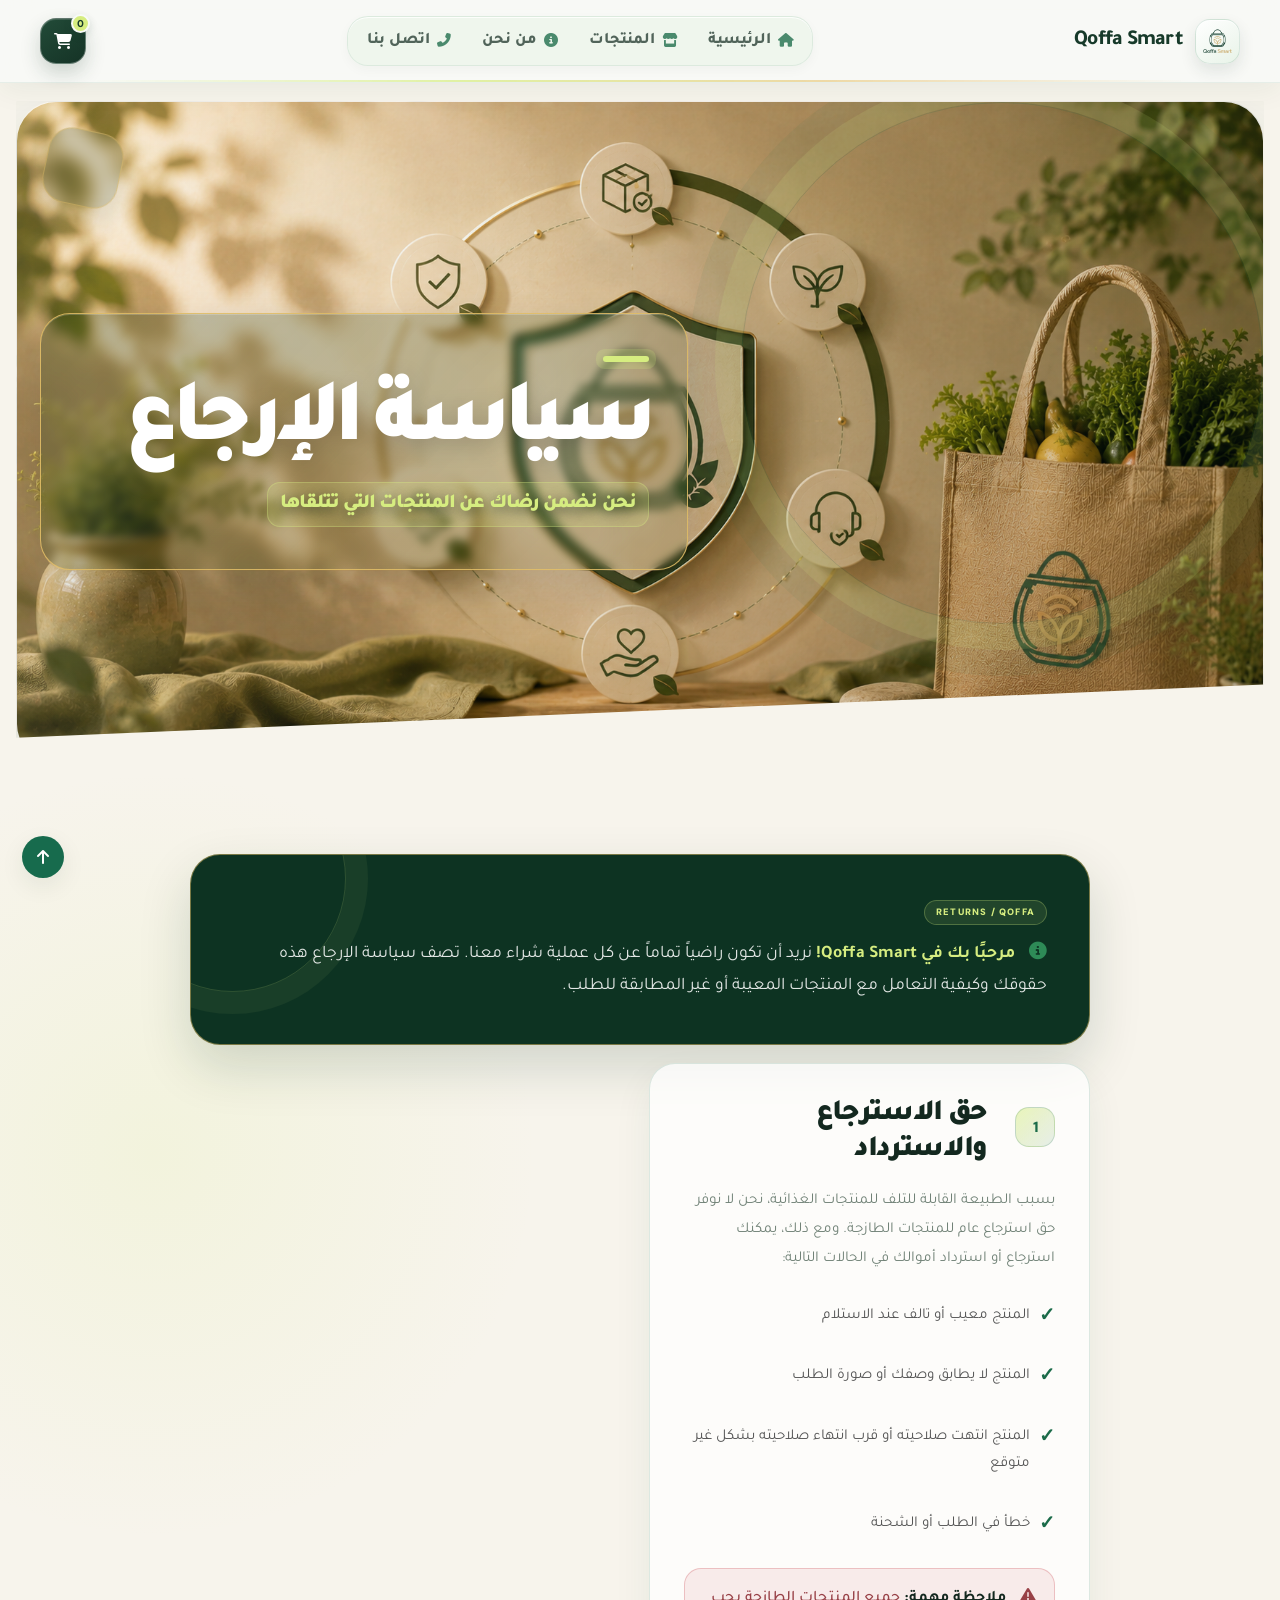
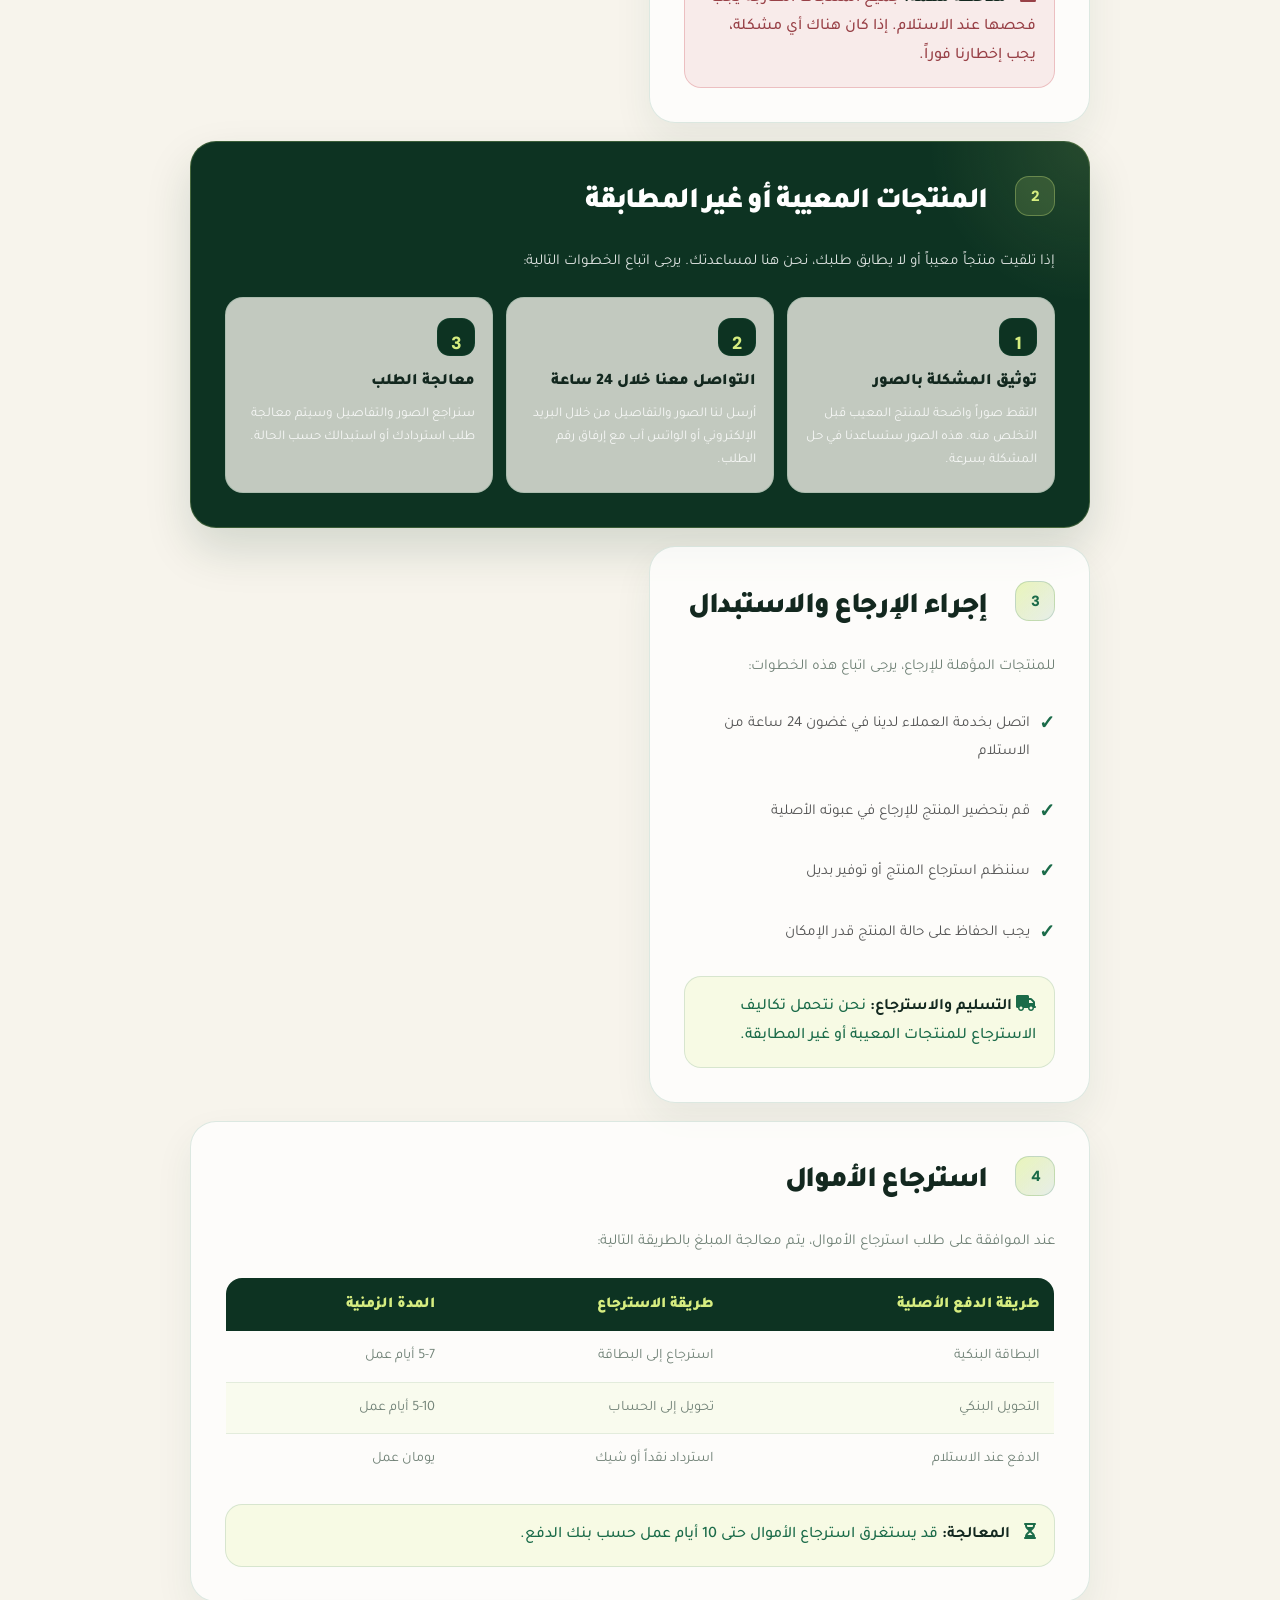
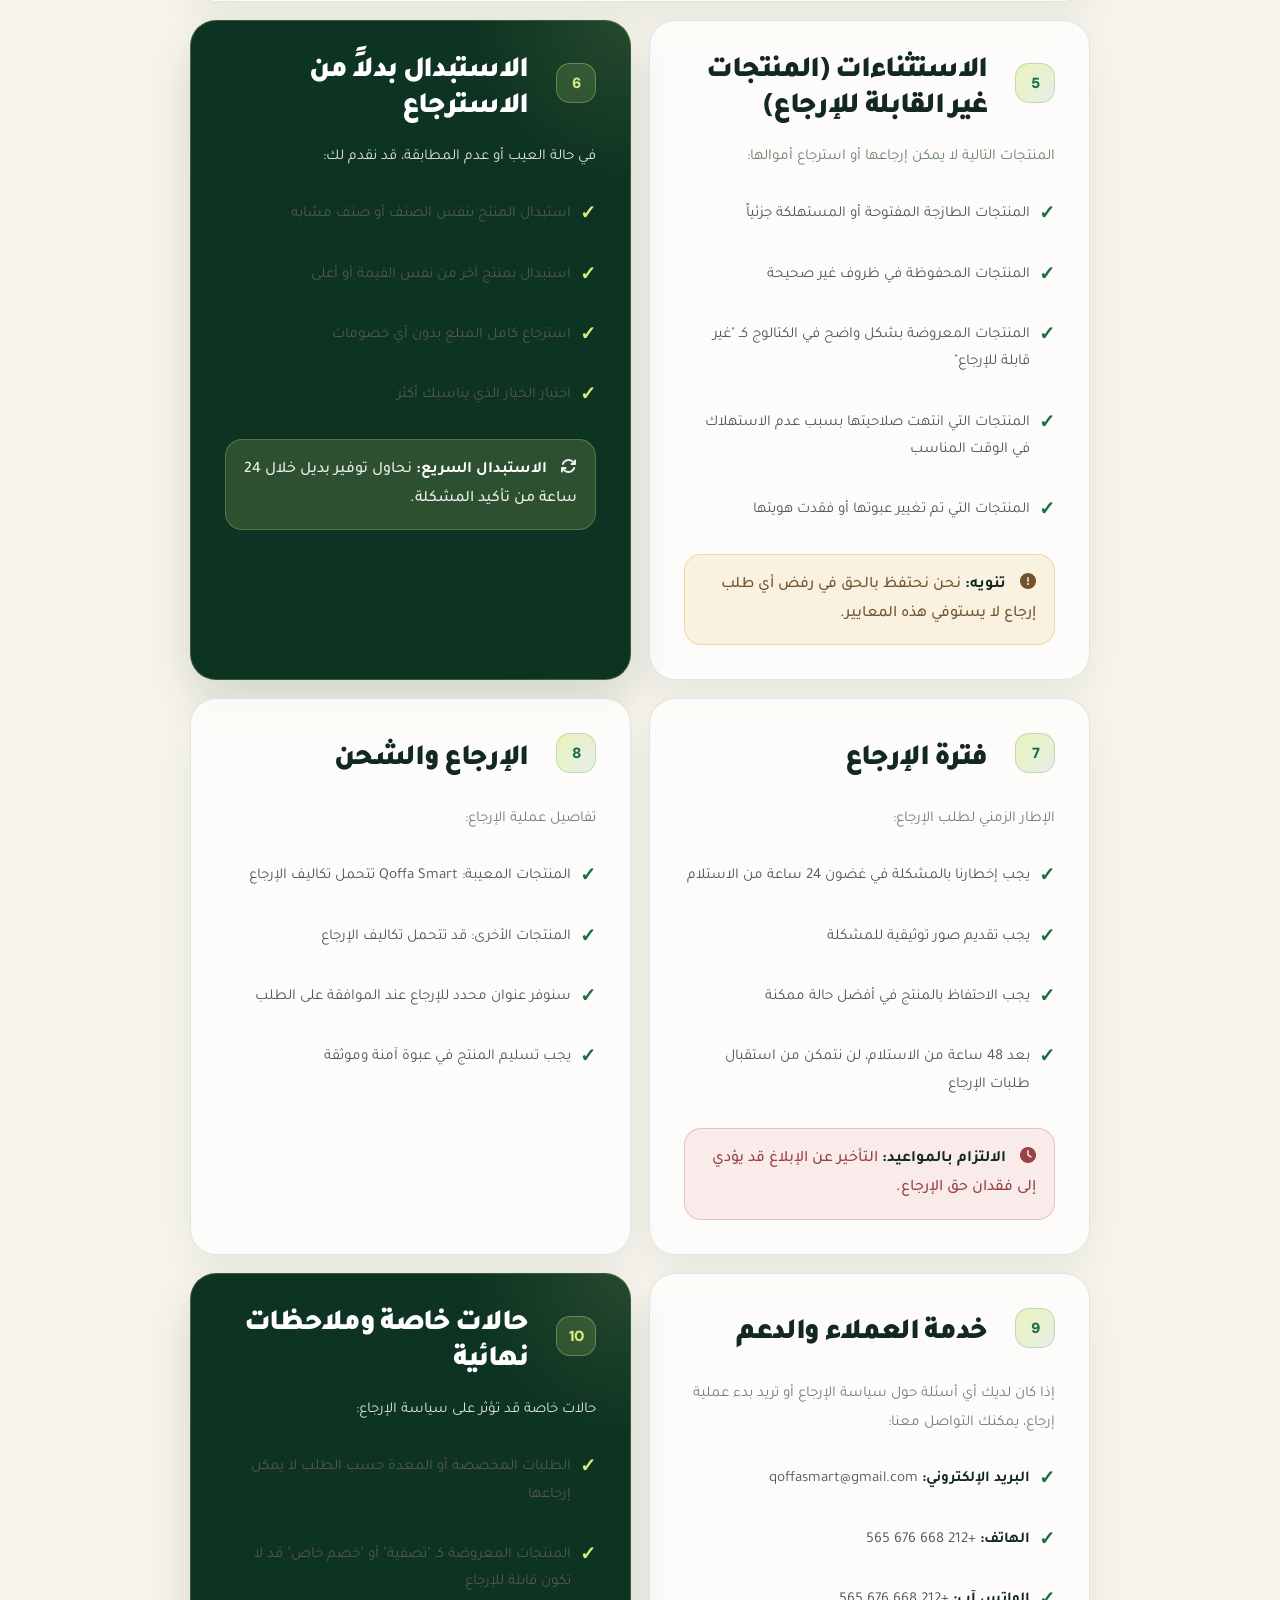
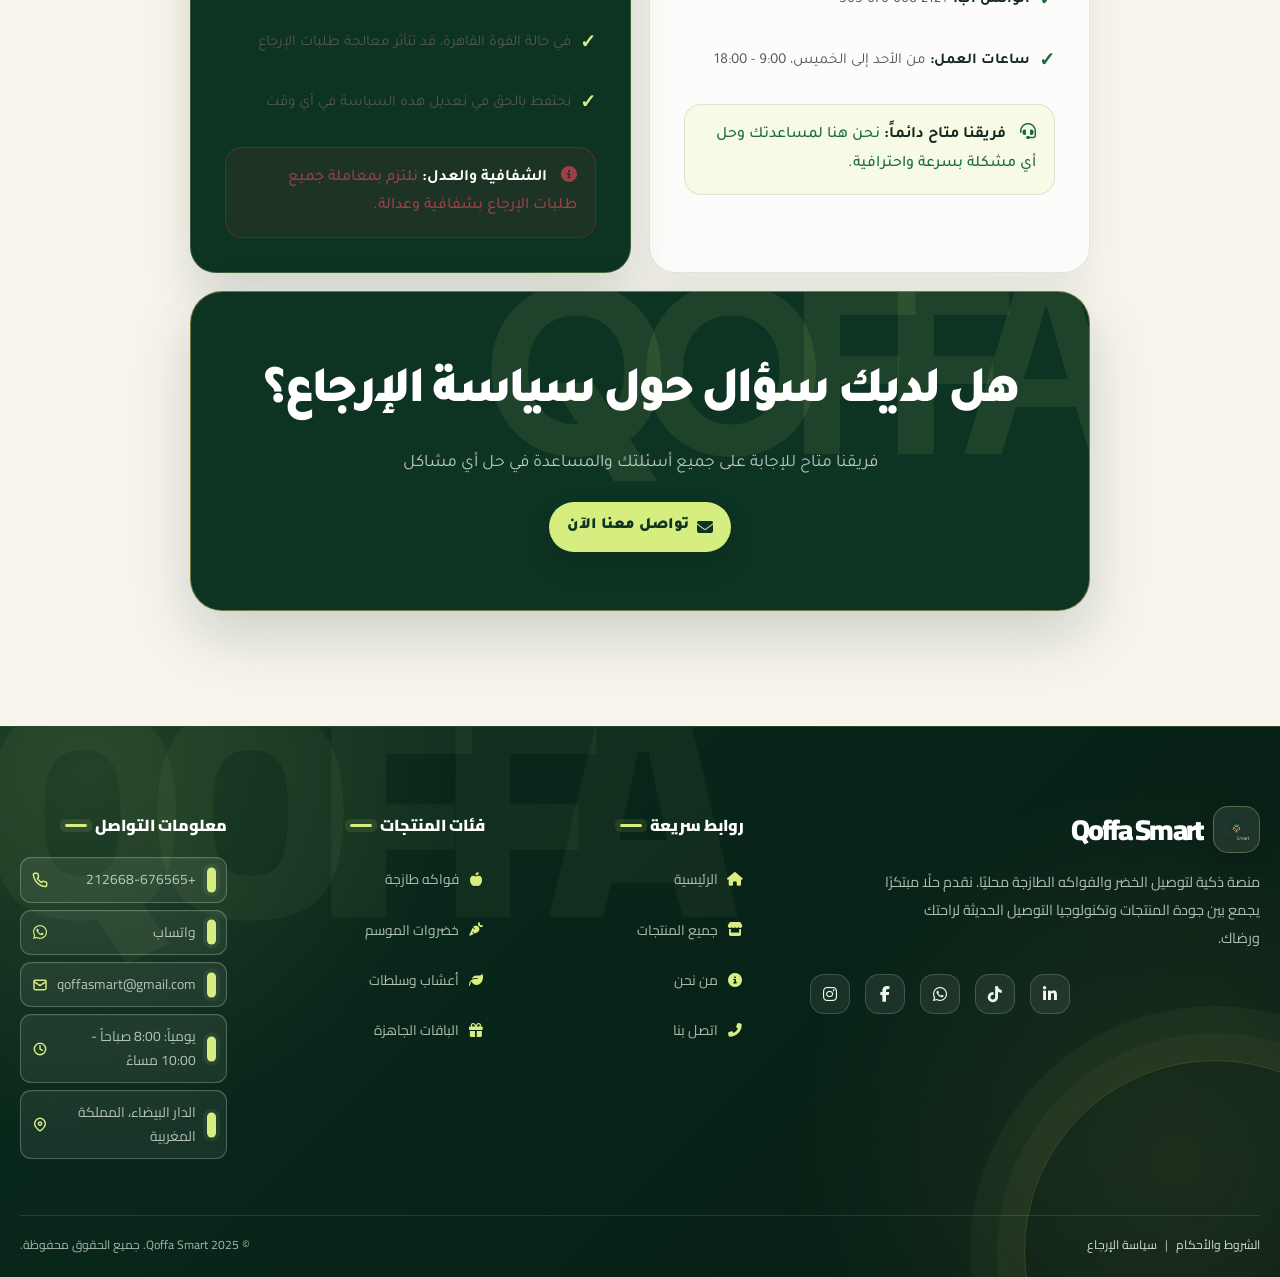
<file: return-policy/index.html>
<!DOCTYPE html>

<html dir="rtl" lang="ar">
<head>
<link href="../assets/css/header-premium-v1.css?v=1" rel="stylesheet"/>
<link href="../assets/css/loader-premium-v1.css?v=1" rel="stylesheet"/
<link href="../assets/css/footer-premium-v1.css?v=floating-whatsapp-mobile-v5" rel="stylesheet"/>
<meta charset="utf-8"/>
<meta content="width=device-width, initial-scale=1.0" name="viewport"/>
<title>Qoffa Smart - سياسة الإرجاع</title>
<!-- PWA Manifest and Meta Tags -->
<link href="../manifest.json" rel="manifest"/>
<meta content="#2E8B57" name="theme-color"/>
<meta content="yes" name="apple-mobile-web-app-capable"/>
<meta content="black-translucent" name="apple-mobile-web-app-status-bar-style"/>
<link href="..//assets/images/logo.png" rel="icon" type="image/png"/>
<link href="..//assets/images/logo.png" rel="apple-touch-icon"/>
<link href="https://cdnjs.cloudflare.com/ajax/libs/font-awesome/6.4.0/css/all.min.css" rel="stylesheet"/>
<link href="https://fonts.googleapis.com/css2?family=Cairo:wght@300;400;500;600;700;800;900&amp;display=swap" rel="stylesheet"/>
<link href="https://cdnjs.cloudflare.com/ajax/libs/animate.css/4.1.1/animate.min.css" rel="stylesheet"/>
<style>
        /* ==================== VARIABLE WEIGHT STYLES ==================== */
        .vw-weight-badge {
            display: inline-block;
            background: #e8f5e9;
            color: #2E8B57;
            padding: 2px 8px;
            border-radius: 12px;
            font-size: 0.7rem;
            font-weight: 600;
            margin-right: 8px;
        }
        
        .cart-item-weight-display {
            font-size: 0.8rem;
            color: #2E8B57;
            margin-top: 5px;
        }
        
        .weight-value {
            font-weight: 700;
        }
        
        .weight-qty {
            font-size: 0.7rem;
            color: #888;
            margin-right: 5px;
        }

        /* ==================== LOADER STYLES ==================== */
        .loader {
            position: fixed;
            top: 0;
            left: 0;
            width: 100%;
            height: 100%;
            background: rgba(255, 255, 255, 0.95);
            z-index: 99999;
            display: none;
            align-items: center;
            justify-content: center;
            flex-direction: column;
            backdrop-filter: blur(3px);
        }
        
        .loader.active {
            display: flex;
        }
        
        .loader-logo img {
            width: 80px;
            height: 80px;
            animation: loaderPulse 1.5s ease infinite;
        }
        
        .loader-spinner {
            width: 50px;
            height: 50px;
            border: 4px solid #e0e0e0;
            border-top-color: #2E8B57;
            border-radius: 50%;
            animation: loaderSpin 0.8s linear infinite;
            margin-top: 20px;
        }
        
        .loader-text {
            margin-top: 15px;
            color: #2E8B57;
            font-weight: 600;
        }
        
        @keyframes loaderSpin {
            to { transform: rotate(360deg); }
        }
        
        @keyframes loaderPulse {
            0%, 100% { transform: scale(1); opacity: 1; }
            50% { transform: scale(1.1); opacity: 0.8; }
        }

        /* ===== RETURN POLICY PAGE STYLES ===== */
        .policy-hero {
            background: linear-gradient(135deg, #2E8B57, #3CB371);
            color: white;
            padding: 100px 0 80px;
            margin-bottom: 50px;
            position: relative;
            overflow: hidden;
            clip-path: polygon(0 0, 100% 0, 100% 88%, 0 96%);
        }
        .policy-hero::before {
            content: '';
            position: absolute;
            top: 0;
            right: 0;
            width: 100%;
            height: 100%;
            background: radial-gradient(circle at 15% 85%, rgba(255,255,255,0.15) 0%, transparent 50%),
                        radial-gradient(circle at 85% 15%, rgba(255,255,255,0.1) 0%, transparent 50%);
        }
        .policy-hero .hero-content {
            position: relative;
            z-index: 1;
            text-align: center;
            max-width: 900px;
            margin: 0 auto;
        }
        .policy-hero .hero-title {
            font-size: 4rem;
            font-weight: 900;
            margin-bottom: 20px;
            text-shadow: 0 6px 25px rgba(0,0,0,0.2);
        }
        .policy-hero .hero-subtitle {
            font-size: 1.4rem;
            font-weight: 500;
            opacity: 0.95;
        }
        .policy-container {
            max-width: 900px;
            margin: 0 auto 80px;
            padding: 0 20px;
        }
        .policy-intro {
            background: linear-gradient(135deg, #ffffff 0%, #f8f8f8 100%);
            padding: 40px;
            border-radius: 16px;
            border-right: 5px solid #2E8B57;
            margin-bottom: 40px;
            box-shadow: 0 8px 20px rgba(0,0,0,0.06);
        }
        .policy-intro p {
            font-size: 1.1rem;
            color: #333;
            line-height: 1.8;
            margin: 0;
        }
        .policy-section {
            margin-bottom: 40px;
            animation: fadeInUp 0.6s ease;
        }
        @keyframes fadeInUp {
            from { opacity: 0; transform: translateY(20px); }
            to { opacity: 1; transform: translateY(0); }
        }
        .section-number {
            display: inline-flex;
            align-items: center;
            justify-content: center;
            width: 45px;
            height: 45px;
            background: linear-gradient(135deg, #2E8B57, #3CB371);
            color: white;
            border-radius: 50%;
            font-weight: 700;
            font-size: 1.2rem;
            margin-left: 15px;
            margin-bottom: 15px;
        }
        .policy-section h2 {
            display: flex;
            align-items: center;
            font-size: 1.8rem;
            color: #1a1a1a;
            margin: 0 0 20px;
            font-weight: 700;
        }
        .policy-section p {
            font-size: 1rem;
            color: #555;
            line-height: 1.8;
            margin: 15px 0;
        }
        .policy-section ul {
            list-style: none;
            padding: 0;
            margin: 20px 0;
        }
        .policy-section li {
            font-size: 0.95rem;
            color: #555;
            line-height: 1.8;
            margin: 12px 0;
            padding-right: 25px;
            position: relative;
        }
        .policy-section li::before {
            content: '✓';
            position: absolute;
            right: 0;
            color: #2E8B57;
            font-weight: 700;
            font-size: 1.2rem;
        }
        .policy-highlight {
            background: linear-gradient(135deg, rgba(46,139,87,0.08), rgba(60,179,113,0.06));
            padding: 20px;
            border-radius: 12px;
            border-right: 4px solid #2E8B57;
            margin: 20px 0;
            font-weight: 500;
            color: #2E8B57;
        }
        .policy-warning {
            background: linear-gradient(135deg, rgba(255,152,0,0.08), rgba(255,193,7,0.06));
            padding: 20px;
            border-radius: 12px;
            border-right: 4px solid #FF9800;
            margin: 20px 0;
            font-weight: 500;
            color: #FF9800;
        }
        .policy-important {
            background: linear-gradient(135deg, rgba(220,53,69,0.08), rgba(220,53,69,0.06));
            padding: 20px;
            border-radius: 12px;
            border-right: 4px solid #dc3545;
            margin: 20px 0;
            font-weight: 500;
            color: #dc3545;
        }
        .policy-steps {
            background: #f8f9fa;
            padding: 30px;
            border-radius: 12px;
            margin: 20px 0;
        }
        .step {
            display: flex;
            gap: 20px;
            margin-bottom: 20px;
            padding-bottom: 20px;
            border-bottom: 1px solid #e0e0e0;
        }
        .step:last-child {
            border-bottom: none;
            margin-bottom: 0;
            padding-bottom: 0;
        }
        .step-number {
            min-width: 40px;
            width: 40px;
            height: 40px;
            background: #2E8B57;
            color: white;
            border-radius: 50%;
            display: flex;
            align-items: center;
            justify-content: center;
            font-weight: 700;
            flex-shrink: 0;
        }
        .step-content h4 {
            font-size: 1.1rem;
            color: #1a1a1a;
            margin: 0 0 8px;
            font-weight: 700;
        }
        .step-content p {
            margin: 0;
            color: #555;
            font-size: 0.95rem;
            line-height: 1.6;
        }
        .policy-table {
            width: 100%;
            border-collapse: collapse;
            margin: 20px 0;
            border-radius: 12px;
            overflow: hidden;
            box-shadow: 0 4px 12px rgba(0,0,0,0.08);
        }
        .policy-table th {
            background: linear-gradient(135deg, #2E8B57, #3CB371);
            color: white;
            padding: 15px;
            text-align: right;
            font-weight: 700;
            font-size: 0.95rem;
        }
        .policy-table td {
            padding: 15px;
            border-bottom: 1px solid #e0e0e0;
            color: #555;
            font-size: 0.9rem;
        }
        .policy-table tr:last-child td { border-bottom: none; }
        .policy-table tr:nth-child(even) { background: #f8f9fa; }
        .policy-cta {
            background: linear-gradient(135deg, #2E8B57, #3CB371);
            color: white;
            padding: 50px;
            border-radius: 16px;
            text-align: center;
            margin-top: 60px;
            box-shadow: 0 10px 30px rgba(46,139,87,0.2);
        }
        .policy-cta h3 {
            font-size: 1.8rem;
            margin: 0 0 15px;
            font-weight: 700;
        }
        .policy-cta p {
            font-size: 1.1rem;
            margin: 0 0 25px;
            opacity: 0.95;
        }
        .policy-cta-btn {
            display: inline-flex;
            align-items: center;
            gap: 10px;
            padding: 14px 35px;
            background: white;
            color: #2E8B57;
            border-radius: 50px;
            font-weight: 700;
            font-size: 1rem;
            text-decoration: none;
            box-shadow: 0 4px 12px rgba(0,0,0,0.15);
            transition: all 0.3s ease;
        }
        .policy-cta-btn:hover {
            transform: translateY(-3px);
            box-shadow: 0 8px 20px rgba(0,0,0,0.2);
            background: #f0f0f0;
        }
        
        /* Cart item styles */
        .cart-item {
            position: relative;
            display: flex;
            gap: 12px;
            padding: 12px;
            border-bottom: 1px solid #eee;
        }
        .cart-item-remove {
            position: absolute;
            top: 8px;
            left: 8px;
            width: 28px;
            height: 28px;
            border-radius: 50%;
            border: none;
            background: #fee;
            color: #e53935;
            cursor: pointer;
            font-size: 0.75rem;
            transition: all 0.3s ease;
            display: flex;
            align-items: center;
            justify-content: center;
            z-index: 5;
        }
        .cart-item-remove:hover {
            background: #e53935;
            color: white;
        }
        .cart-item-img {
            width: 70px;
            height: 70px;
            border-radius: 12px;
            object-fit: cover;
        }
        .cart-item-info {
            flex: 1;
        }
        .cart-item-name {
            font-weight: 700;
            margin-bottom: 4px;
        }
        .cart-item-price {
            color: #2E8B57;
            font-weight: 600;
            margin-bottom: 8px;
        }
        .cart-item-quantity-controls {
            display: flex;
            align-items: center;
            gap: 8px;
        }
        .qty-btn {
            width: 28px;
            height: 28px;
            border-radius: 8px;
            border: 1px solid #ddd;
            background: white;
            cursor: pointer;
        }
        .qty-input {
            width: 50px;
            text-align: center;
            border: 1px solid #ddd;
            border-radius: 8px;
            padding: 4px;
        }
        .cart-empty {
            text-align: center;
            padding: 40px;
            color: #999;
        }
        .btn-primary {
            display: inline-block;
            padding: 10px 20px;
            background: linear-gradient(135deg, #2E8B57, #3CB371);
            color: white;
            border-radius: 12px;
            text-decoration: none;
            font-weight: 600;
            transition: all 0.3s ease;
        }
        .btn-primary:hover {
            transform: translateY(-2px);
            box-shadow: 0 6px 20px rgba(46, 139, 87, 0.3);
        }

        @media (max-width: 768px) {
            .policy-hero .hero-title { font-size: 2.5rem; }
            .policy-hero .hero-subtitle { font-size: 1rem; }
            .policy-intro { padding: 25px; }
            .policy-section h2 { font-size: 1.4rem; }
            .section-number { width: 40px; height: 40px; font-size: 1rem; }
            .policy-cta { padding: 35px 20px; }
            .policy-cta h3 { font-size: 1.4rem; }
            .policy-cta p { font-size: 0.95rem; }
            .toast {
                left: 20px;
                right: 20px;
                bottom: 20px;
                max-width: none;
                text-align: center;
                justify-content: center;
            }
            .confirmation-content {
                padding: 25px 20px;
                max-width: 380px;
            }
            .confirmation-title {
                font-size: 1.2rem;
            }
            .confirmation-btn {
                padding: 10px 20px;
                font-size: 0.85rem;
            }
        }
        @media (max-width: 480px) {
            .policy-hero { padding: 60px 0 40px; margin-bottom: 30px; }
            .policy-hero .hero-title { font-size: 2rem; }
            .policy-section h2 { font-size: 1.2rem; }
            .policy-intro { padding: 20px; }
            .policy-intro p { font-size: 0.95rem; }
            .policy-steps { padding: 20px; }
            .policy-table th, .policy-table td { padding: 10px; }
        }
    </style>
<link href="../assets/css/brand-refresh.css" rel="stylesheet"/><link href="../assets/css/return-policy-premium-v2.css?v=1" rel="stylesheet"/><link href="../assets/css/footer-premium-v1.css?v=1" rel="stylesheet"/><link href="../assets/css/rtl-scroll-fix.css?v=1" rel="stylesheet"/><link href="../assets/css/cart-freshmart.css?v=cart-order-unified-v1" rel="stylesheet"/></head>
<body class="return-policy-page">
<!-- Header -->
<header id="mainHeader">
<div class="container">
<nav class="navbar">
<a class="logo" href="/">
<img alt="Qoffa Smart" class="logo-img" src="..//assets/images/logo.png"/>
<span class="logo-text">Qoffa Smart</span>
</a>
<ul class="nav-menu" id="navMenu">
<li><a class="nav-link" href="/"><i class="fas fa-home"></i> الرئيسية</a></li>
<li><a class="nav-link" href="/products/"><i class="fas fa-store"></i> المنتجات</a></li>
<li><a class="nav-link" href="/about/"><i class="fas fa-info-circle"></i> من نحن</a></li>
<li><a class="nav-link" href="/contact/"><i class="fas fa-phone-alt"></i> اتصل بنا</a></li>
</ul>
<script>
    (function(){
        const path = (location.pathname.split('/').pop() || '/').toLowerCase();
        document.querySelectorAll('#navMenu .nav-link').forEach(a=>a.classList.remove('active'));
        if (path === '/' || path === '') {
            document.querySelector('#navMenu .nav-link[href="/"]')?.classList.add('active');
        } else if (path === '/products/') {
            document.querySelector('#navMenu .nav-link[href="/products/"]')?.classList.add('active');
        } else if (path === '/order/') {
            document.querySelector('#navMenu .nav-link[href="/order/"]')?.classList.add('active');
        }
    })();
</script>
<div class="nav-actions">
<button class="cart-btn" id="cartBtn">
<i class="fas fa-shopping-cart"></i>
<span class="cart-count">0</span>
</button>
<button class="mobile-menu-btn" id="mobileMenuBtn">
<i class="fas fa-bars"></i>
</button>
</div>
</nav>
</div>
</header>
<!-- Hero Section -->
<section class="policy-hero">
<div class="container">
<div class="hero-content">
<h1 class="hero-title animate__animated animate__fadeInDown">سياسة الإرجاع</h1>
<p class="hero-subtitle animate__animated animate__fadeInUp animate__delay-1s">
                    نحن نضمن رضاك عن المنتجات التي تتلقاها
                </p>
</div>
</div>
</section>
<!-- Policy Content -->
<section class="policy-container">
<div class="policy-intro animate__animated animate__fadeIn">
<p>
<i class="fas fa-info-circle" style="color: #2E8B57; margin-left: 10px;"></i>
<strong>مرحبًا بك في Qoffa Smart!</strong> نريد أن تكون راضياً تماماً عن كل عملية شراء معنا. تصف سياسة الإرجاع هذه حقوقك وكيفية التعامل مع المنتجات المعيبة أو غير المطابقة للطلب.
            </p>
</div>
<!-- Section 1 -->
<div class="policy-section animate__animated animate__fadeInUp">
<h2><span class="section-number">1</span> حق الاسترجاع والاسترداد</h2>
<p>بسبب الطبيعة القابلة للتلف للمنتجات الغذائية، نحن لا نوفر حق استرجاع عام للمنتجات الطازجة. ومع ذلك، يمكنك استرجاع أو استرداد أموالك في الحالات التالية:</p>
<ul>
<li>المنتج معيب أو تالف عند الاستلام</li>
<li>المنتج لا يطابق وصفك أو صورة الطلب</li>
<li>المنتج انتهت صلاحيته أو قرب انتهاء صلاحيته بشكل غير متوقع</li>
<li>خطأ في الطلب أو الشحنة</li>
</ul>
<div class="policy-important">
<i class="fas fa-exclamation-triangle" style="margin-left: 10px;"></i>
<strong>ملاحظة مهمة:</strong> جميع المنتجات الطازجة يجب فحصها عند الاستلام. إذا كان هناك أي مشكلة، يجب إخطارنا فوراً.
            </div>
</div>
<!-- Section 2 -->
<div class="policy-section animate__animated animate__fadeInUp">
<h2><span class="section-number">2</span> المنتجات المعيبة أو غير المطابقة</h2>
<p>إذا تلقيت منتجاً معيباً أو لا يطابق طلبك، نحن هنا لمساعدتك. يرجى اتباع الخطوات التالية:</p>
<div class="policy-steps">
<div class="step">
<div class="step-number">1</div>
<div class="step-content">
<h4>توثيق المشكلة بالصور</h4>
<p>التقط صوراً واضحة للمنتج المعيب قبل التخلص منه. هذه الصور ستساعدنا في حل المشكلة بسرعة.</p>
</div>
</div>
<div class="step">
<div class="step-number">2</div>
<div class="step-content">
<h4>التواصل معنا خلال 24 ساعة</h4>
<p>أرسل لنا الصور والتفاصيل من خلال البريد الإلكتروني أو الواتس آب مع إرفاق رقم الطلب.</p>
</div>
</div>
<div class="step">
<div class="step-number">3</div>
<div class="step-content">
<h4>معالجة الطلب</h4>
<p>سنراجع الصور والتفاصيل وسيتم معالجة طلب استردادك أو استبدالك حسب الحالة.</p>
</div>
</div>
</div>
</div>
<!-- Section 3 -->
<div class="policy-section animate__animated animate__fadeInUp">
<h2><span class="section-number">3</span> إجراء الإرجاع والاستبدال</h2>
<p>للمنتجات المؤهلة للإرجاع، يرجى اتباع هذه الخطوات:</p>
<ul>
<li>اتصل بخدمة العملاء لدينا في غضون 24 ساعة من الاستلام</li>
<li>قم بتحضير المنتج للإرجاع في عبوته الأصلية</li>
<li>سننظم استرجاع المنتج أو توفير بديل</li>
<li>يجب الحفاظ على حالة المنتج قدر الإمكان</li>
</ul>
<div class="policy-highlight">
<i class="fas fa-truck"></i>
<strong>التسليم والاسترجاع:</strong> نحن نتحمل تكاليف الاسترجاع للمنتجات المعيبة أو غير المطابقة.
            </div>
</div>
<!-- Section 4 -->
<div class="policy-section animate__animated animate__fadeInUp">
<h2><span class="section-number">4</span> استرجاع الأموال</h2>
<p>عند الموافقة على طلب استرجاع الأموال، يتم معالجة المبلغ بالطريقة التالية:</p>
<table class="policy-table">
<thead>
<tr>
<th>طريقة الدفع الأصلية</th>
<th>طريقة الاسترجاع</th>
<th>المدة الزمنية</th>
</tr>
</thead>
<tbody>
<tr>
<td>البطاقة البنكية</td>
<td>استرجاع إلى البطاقة</td>
<td>5-7 أيام عمل</td>
</tr>
<tr>
<td>التحويل البنكي</td>
<td>تحويل إلى الحساب</td>
<td>5-10 أيام عمل</td>
</tr>
<tr>
<td>الدفع عند الاستلام</td>
<td>استرداد نقداً أو شيك</td>
<td>يومان عمل</td>
</tr>
</tbody>
</table>
<div class="policy-highlight">
<i class="fas fa-hourglass-half" style="margin-left: 10px;"></i>
<strong>المعالجة:</strong> قد يستغرق استرجاع الأموال حتى 10 أيام عمل حسب بنك الدفع.
            </div>
</div>
<!-- Section 5 -->
<div class="policy-section animate__animated animate__fadeInUp">
<h2><span class="section-number">5</span> الاستثناءات (المنتجات غير القابلة للإرجاع)</h2>
<p>المنتجات التالية لا يمكن إرجاعها أو استرجاع أموالها:</p>
<ul>
<li>المنتجات الطازجة المفتوحة أو المستهلكة جزئياً</li>
<li>المنتجات المحفوظة في ظروف غير صحيحة</li>
<li>المنتجات المعروضة بشكل واضح في الكتالوج كـ "غير قابلة للإرجاع"</li>
<li>المنتجات التي انتهت صلاحيتها بسبب عدم الاستهلاك في الوقت المناسب</li>
<li>المنتجات التي تم تغيير عبوتها أو فقدت هويتها</li>
</ul>
<div class="policy-warning">
<i class="fas fa-exclamation-circle" style="margin-left: 10px;"></i>
<strong>تنويه:</strong> نحن نحتفظ بالحق في رفض أي طلب إرجاع لا يستوفي هذه المعايير.
            </div>
</div>
<!-- Section 6 -->
<div class="policy-section animate__animated animate__fadeInUp">
<h2><span class="section-number">6</span> الاستبدال بدلاً من الاسترجاع</h2>
<p>في حالة العيب أو عدم المطابقة، قد نقدم لك:</p>
<ul>
<li>استبدال المنتج بنفس الصنف أو صنف مشابه</li>
<li>استبدال بمنتج آخر من نفس القيمة أو أعلى</li>
<li>استرجاع كامل المبلغ بدون أي خصومات</li>
<li>اختيار الخيار الذي يناسبك أكثر</li>
</ul>
<div class="policy-highlight">
<i class="fas fa-sync" style="margin-left: 10px;"></i>
<strong>الاستبدال السريع:</strong> نحاول توفير بديل خلال 24 ساعة من تأكيد المشكلة.
            </div>
</div>
<!-- Section 7 -->
<div class="policy-section animate__animated animate__fadeInUp">
<h2><span class="section-number">7</span> فترة الإرجاع</h2>
<p>الإطار الزمني لطلب الإرجاع:</p>
<ul>
<li>يجب إخطارنا بالمشكلة في غضون 24 ساعة من الاستلام</li>
<li>يجب تقديم صور توثيقية للمشكلة</li>
<li>يجب الاحتفاظ بالمنتج في أفضل حالة ممكنة</li>
<li>بعد 48 ساعة من الاستلام، لن نتمكن من استقبال طلبات الإرجاع</li>
</ul>
<div class="policy-important">
<i class="fas fa-clock" style="margin-left: 10px;"></i>
<strong>الالتزام بالمواعيد:</strong> التأخير عن الإبلاغ قد يؤدي إلى فقدان حق الإرجاع.
            </div>
</div>
<!-- Section 8 -->
<div class="policy-section animate__animated animate__fadeInUp">
<h2><span class="section-number">8</span> الإرجاع والشحن</h2>
<p>تفاصيل عملية الإرجاع:</p>
<ul>
<li>المنتجات المعيبة: Qoffa Smart تتحمل تكاليف الإرجاع</li>
<li>المنتجات الأخرى: قد تتحمل تكاليف الإرجاع</li>
<li>سنوفر عنوان محدد للإرجاع عند الموافقة على الطلب</li>
<li>يجب تسليم المنتج في عبوة آمنة وموثقة</li>
</ul>
</div>
<!-- Section 9 -->
<div class="policy-section animate__animated animate__fadeInUp">
<h2><span class="section-number">9</span> خدمة العملاء والدعم</h2>
<p>إذا كان لديك أي أسئلة حول سياسة الإرجاع أو تريد بدء عملية إرجاع، يمكنك التواصل معنا:</p>
<ul>
<li><strong>البريد الإلكتروني:</strong> qoffasmart@gmail.com</li>
<li><strong>الهاتف:</strong> +212 668 676 565</li>
<li><strong>الواتس آب:</strong> +212 668 676 565</li>
<li><strong>ساعات العمل:</strong> من الأحد إلى الخميس، 9:00 - 18:00</li>
</ul>
<div class="policy-highlight">
<i class="fas fa-headset" style="margin-left: 10px;"></i>
<strong>فريقنا متاح دائماً:</strong> نحن هنا لمساعدتك وحل أي مشكلة بسرعة واحترافية.
            </div>
</div>
<!-- Section 10 -->
<div class="policy-section animate__animated animate__fadeInUp">
<h2><span class="section-number">10</span> حالات خاصة وملاحظات نهائية</h2>
<p>حالات خاصة قد تؤثر على سياسة الإرجاع:</p>
<ul>
<li>الطلبات المخصصة أو المعدة حسب الطلب لا يمكن إرجاعها</li>
<li>المنتجات المعروضة كـ "تصفية" أو "خصم خاص" قد لا تكون قابلة للإرجاع</li>
<li>في حالة القوة القاهرة، قد تتأثر معالجة طلبات الإرجاع</li>
<li>نحتفظ بالحق في تعديل هذه السياسة في أي وقت</li>
</ul>
<div class="policy-important">
<i class="fas fa-info-circle" style="margin-left: 10px;"></i>
<strong>الشفافية والعدل:</strong> نلتزم بمعاملة جميع طلبات الإرجاع بشفافية وعدالة.
            </div>
</div>
<!-- CTA Section -->
<div class="policy-cta animate__animated animate__fadeInUp">
<h3>هل لديك سؤال حول سياسة الإرجاع؟</h3>
<p>فريقنا متاح للإجابة على جميع أسئلتك والمساعدة في حل أي مشاكل</p>
<a class="policy-cta-btn" href="/contact/">
<i class="fas fa-envelope"></i>
                تواصل معنا الآن
            </a>
</div>
</section>
<!-- Footer -->
<footer class="qoffa-premium-footer">
<div class="container">
<div class="footer-grid">
<div class="footer-col">
<a class="footer-logo" href="/">
<img alt="Qoffa Smart" src="..//assets/images/logo.png"/>
<h3>Qoffa Smart</h3>
</a>
<p class="footer-description">
                        منصة ذكية لتوصيل الخضر والفواكه الطازجة محليًا. نقدم حلًا مبتكرًا يجمع بين جودة المنتجات وتكنولوجيا التوصيل الحديثة لراحتك ورضاك.
                    </p>
<div class="social-links"><a aria-label="Instagram" class="social-link" data-platform="instagram" href="https://www.instagram.com/qoffasmart.ma" rel="noopener noreferrer" target="_blank" title="Instagram"><i class="fab fa-instagram"></i></a><a aria-label="Facebook" class="social-link" data-platform="facebook" href="https://www.facebook.com/profile.php?id=61591584153942" rel="noopener noreferrer" target="_blank" title="Facebook"><i class="fab fa-facebook-f"></i></a><a aria-label="WhatsApp" class="social-link" data-platform="whatsapp" href="https://wa.me/212668676565" rel="noopener noreferrer" target="_blank" title="WhatsApp"><i class="fab fa-whatsapp"></i></a><a aria-label="TikTok" class="social-link" data-platform="tiktok" href="https://www.tiktok.com/@qoffasmart.ma" rel="noopener noreferrer" target="_blank" title="TikTok"><i class="fab fa-tiktok"></i></a><a aria-label="LinkedIn" class="social-link" data-platform="linkedin" href="https://www.linkedin.com/company/qoffasmart/" rel="noopener noreferrer" target="_blank" title="LinkedIn"><i class="fab fa-linkedin-in"></i></a></div>
</div>
<div class="footer-col">
<h4>روابط سريعة</h4>
<ul class="footer-links">
<li><a href="/"><i class="fas fa-home"></i> الرئيسية</a></li>
<li><a href="/products/"><i class="fas fa-store"></i> جميع المنتجات</a></li>
<li><a href="/about/"><i class="fas fa-info-circle"></i> من نحن</a></li>
<li><a href="/contact/"><i class="fas fa-phone-alt"></i> اتصل بنا</a></li>
</ul>
</div>
<div class="footer-col">
<h4>فئات المنتجات</h4>
<ul class="footer-links">
<li><a href="/products/?category=fruits"><i class="fas fa-apple-alt"></i> فواكه طازجة</a></li>
<li><a href="/products/?category=vegetables"><i class="fas fa-carrot"></i> خضروات الموسم</a></li>
<li><a href="/products/?category=herbs"><i class="fas fa-leaf"></i> أعشاب وسلطات</a></li>
<li><a href="/products/?category=bundles"><i class="fas fa-gift"></i> الباقات الجاهزة</a></li>
</ul>
</div>
<div class="footer-col">
<h4>معلومات التواصل</h4>
<div class="contact-info">
<div class="contact-item">
<i class="fas fa-phone-alt"></i>
<div>
<a href="tel:+212668676565">+212668-676565</a>
</div>
</div>
<div class="contact-item">
<i class="fab fa-whatsapp"></i>
<div>
<a href="https://wa.me/212668676565" target="_blank">واتساب</a>
</div>
</div>
<div class="contact-item">
<i class="fas fa-envelope"></i>
<div>
<a href="mailto:qoffasmart@gmail.com">qoffasmart@gmail.com</a>
</div>
</div>
<div class="contact-item">
<i class="fas fa-clock"></i>
<div>يومياً: 8:00 صباحاً - 10:00 مساءً</div>
</div>
<div class="contact-item">
<i class="fas fa-map-marker-alt"></i>
<div>الدار البيضاء، المملكة المغربية</div>
</div>
</div>
</div>
</div>
<div class="footer-bottom">
<div class="footer-policies">
<a href="/terms/">الشروط والأحكام</a>
<span>|</span>
<a href="/return-policy/">سياسة الإرجاع</a>
</div>
<p>© 2025 Qoffa Smart. جميع الحقوق محفوظة.</p>
</div>
</div>
</footer>
<!-- Floating WhatsApp Button -->
<a class="whatsapp-float" href="https://wa.me/212668676565" target="_blank">
<i class="fab fa-whatsapp"></i>
</a>
<!-- Back to Top Button -->
<a class="back-to-top" href="#" id="backToTop">
<i class="fas fa-arrow-up"></i>
</a>
<!-- Cart Sidebar -->
<div class="cart-sidebar" id="cartSidebar">
<div class="cart-header">
<h2><i class="fas fa-shopping-cart"></i> سلة التسوق</h2>
<div class="cart-header-actions">
<button class="cart-close" id="cartClose"><i class="fas fa-times"></i></button>
</div>
</div>
<div class="cart-items" id="cartItems"></div>
<div class="cart-footer">
<div class="total-indicator" id="totalIndicator">
<div style="display: flex; align-items: center; gap: 8px; margin-bottom: 12px;">
<span class="total-icon">💰</span>
<span class="total-text" id="sidebarTotalText">المجموع الإجمالي: 0.00 درهم</span>
</div>
<div class="min-order-msg" id="sidebarMinOrderMsg">الحد الأدنى للطلب هو 150 درهم</div>
</div>
<div class="cart-total"><span>المجموع:</span><span id="cartTotalPrice">0.00 درهم</span></div>
<button class="cart-checkout" id="cartCheckout">إتمام الطلب</button>
</div>
</div>
<!-- Toast Container -->
<div class="toast-container" id="toastContainer"></div>
<!-- Loader -->
<div class="loader active" id="pageLoader">
<div class="loader-logo">
<img alt="Loading..." src="..//assets/images/logo.png"/>
</div>
<div class="loader-spinner"></div>
<p class="loader-text">جاري التحميل...</p>
</div>
<!-- Confirmation Modal -->
<div class="confirmation-modal" id="confirmationModal">
<div class="confirmation-content">
<div class="confirmation-icon">
<i class="fas fa-trash-alt"></i>
</div>
<h2 class="confirmation-title">حذف من السلة</h2>
<p class="confirmation-message">
                هل أنت متأكد من حذف 
                <span class="confirmation-product-name" id="confirmProductName">المنتج</span>
                من السلة؟
            </p>
<div class="confirmation-actions">
<button class="confirmation-btn confirmation-btn-cancel" id="modalCancelBtn">
<i class="fas fa-times"></i> إلغاء
                </button>
<button class="confirmation-btn confirmation-btn-delete" id="modalConfirmBtn">
<i class="fas fa-trash-alt"></i> حذف
                </button>
</div>
</div>
</div>
<script>
        // ==================== CONFIGURATION ====================
        const BASEROW_TOKEN = 'OIEan8aAjLjoCoTXKO6Evd4cifbtqRf8';
        const BASEROW_TABLE_ID = '882093';
        
        // ==================== GLOBAL VARIABLES ====================
        let pendingDeleteItem = null;
        let preventCartClose = false;
        let preventCartCloseTimer = null;
        window.preventCartClose = false;

        // ==================== HELPER FUNCTIONS ====================
        function showToast(message, type = 'success') {
            const container = document.getElementById('toastContainer');
            if (!container) return;
            
            document.querySelectorAll('.toast').forEach(t => t.remove());
            
            const toast = document.createElement('div');
            toast.className = `toast ${type}`;
            toast.innerHTML = `<i class="fas ${type === 'success' ? 'fa-check-circle' : type === 'error' ? 'fa-exclamation-circle' : type === 'warning' ? 'fa-exclamation-triangle' : 'fa-info-circle'}"></i><span>${message}</span>`;
            container.appendChild(toast);
            
            setTimeout(() => {
                if (toast && toast.remove) toast.remove();
            }, 3500);
        }

        function handleImageError(img) {
            img.src = 'https://via.placeholder.com/80/2E8B57/ffffff?text=Qoffa';
            img.onerror = null;
        }

        function getOptimizedImage(url, options = {}) {
            if (!url || url.includes('undefined') || url.includes('null')) return 'https://via.placeholder.com/300/2E8B57/ffffff?text=Qoffa';
            if (url.includes('images.weserv.nl') || url.includes('assets/') || url.includes('placeholder')) return url;
            const width = options.width || 300;
            return `https://images.weserv.nl/?url=${encodeURIComponent(url)}&w=${width}&q=80&output=webp&l=9`;
        }

        function isVariableWeightItem(item) {
            return item && item.isVariableWeight === true;
        }

        // ==================== BASEROW SYNC ====================
        function vwParseWeights(rawWeights) {
            if (!rawWeights) return [];
            if (typeof rawWeights === 'string') {
                try {
                    const parsed = JSON.parse(rawWeights);
                    return Array.isArray(parsed) ? parsed.map(w => parseFloat(w)).filter(w => !isNaN(w) && w > 0) : [];
                } catch (e) {
                    return rawWeights.split(',').map(w => parseFloat(w.trim())).filter(w => !isNaN(w) && w > 0);
                }
            }
            if (Array.isArray(rawWeights)) return rawWeights.map(w => parseFloat(w)).filter(w => !isNaN(w) && w > 0);
            return [];
        }

        async function vwSyncWithBaserow(productId, weight, action) {
            const label = action === 'remove' ? 'حجز' : 'إرجاع';
            console.log(`🔄 ${label} الوزن ${weight} للمنتج ${productId}`);
            
            try {
                const fetchUrl = `https://api.baserow.io/api/database/rows/table/${BASEROW_TABLE_ID}/${productId}/?user_field_names=true`;
                const response = await fetch(fetchUrl, { 
                    headers: { 'Authorization': `Token ${BASEROW_TOKEN}` } 
                });
                
                if (!response.ok) return false;
                
                const row = await response.json();
                let weights = vwParseWeights(row.available_weights);
                const parsedWeight = parseFloat(weight);
                
                if (action === 'remove') {
                    const idx = weights.findIndex(w => Math.abs(parseFloat(w) - parsedWeight) < 0.01);
                    if (idx !== -1) weights.splice(idx, 1);
                    else return false;
                } else {
                    weights.push(parsedWeight);
                    weights.sort((a, b) => a - b);
                }
                
                const patchResponse = await fetch(fetchUrl, {
                    method: 'PATCH',
                    headers: { 
                        'Authorization': `Token ${BASEROW_TOKEN}`, 
                        'Content-Type': 'application/json' 
                    },
                    body: JSON.stringify({ available_weights: JSON.stringify(weights) })
                });
                
                return patchResponse.ok;
            } catch (error) {
                console.error('❌ Baserow error:', error);
                return false;
            }
        }

        async function vwReturnWeightToBaserow(item) {
            if (!item?.isVariableWeight) return true;
            if (!item.baseId || !item.weight) return true;
            return await vwSyncWithBaserow(item.baseId, item.weight, 'add');
        }

        // ==================== CONFIRMATION MODAL FUNCTIONS ====================
        function showConfirmationModal(item) {
            console.log('📋 عرض Modal للحذف:', item);
            pendingDeleteItem = item;
            
            const confirmProductName = document.getElementById('confirmProductName');
            if (confirmProductName) {
                const displayName = item.name_fr || item.name || 'المنتج';
                const weightInfo = item.isVariableWeight ? ` (${item.weight}${item.unit || 'كجم'})` : '';
                confirmProductName.textContent = displayName + weightInfo;
            }
            
            const modal = document.getElementById('confirmationModal');
            if (modal) {
                modal.style.display = 'flex';
                modal.classList.add('active');
                document.body.style.overflow = 'hidden';
            }
        }

        function cancelDelete() {
            console.log('❌ إلغاء الحذف');
            pendingDeleteItem = null;
            
            const modal = document.getElementById('confirmationModal');
            if (modal) {
                modal.classList.remove('active');
                modal.style.display = 'none';
                document.body.style.overflow = '';
            }
            
            const cartSidebar = document.getElementById('cartSidebar');
            if (cartSidebar) cartSidebar.classList.add('active');
        }

        async function confirmProductDelete() {
            if (!pendingDeleteItem) {
                console.warn('⚠️ no pendingDeleteItem');
                return;
            }
            
            const itemToDelete = pendingDeleteItem;
            const itemName = itemToDelete.name_fr || itemToDelete.name || 'المنتج';
            
            console.log(`🗑️ تأكيد حذف المنتج: ${itemName}`);
            
            // ✅ إذا كان منتج Variable Weight، نعيد الوزن إلى Baserow أولاً
            if (itemToDelete.isVariableWeight) {
                console.log(`🔄 إرجاع الوزن ${itemToDelete.weight} للمنتج ${itemToDelete.baseId}`);
                showToast(`⏳ جاري إرجاع ${itemName} للمخزون...`, 'info');
                
                const returnResult = await vwReturnWeightToBaserow(itemToDelete);
                
                if (!returnResult) {
                    console.error(`❌ فشل إرجاع الوزن`);
                    showToast(`⚠️ فشل إرجاع المنتج للمخزون، حاول مرة أخرى`, 'error');
                    cancelDelete();
                    return;
                }
                console.log(`✅ تم إرجاع الوزن بنجاح`);
                showToast(`✅ تم إرجاع ${itemName} للمخزون`, 'success');
            }
            
            // حذف المنتج من السلة
            const itemId = itemToDelete.id;
            let cart = JSON.parse(localStorage.getItem('qoffaCart')) || [];
            cart = cart.filter(item => item.id !== itemId);
            localStorage.setItem('qoffaCart', JSON.stringify(cart));
            updateCartCount();
            updateCartSidebar();
            
            // إغلاق الـ Modal
            const modal = document.getElementById('confirmationModal');
            if (modal) {
                modal.classList.remove('active');
                modal.style.display = 'none';
                document.body.style.overflow = '';
            }
            
            pendingDeleteItem = null;
            
            // إظهار السلة ومنع الإغلاق المؤقت
            const cartSidebar = document.getElementById('cartSidebar');
            if (cartSidebar) cartSidebar.classList.add('active');
            
            preventCartClose = true;
            window.preventCartClose = true;
            if (preventCartCloseTimer) clearTimeout(preventCartCloseTimer);
            preventCartCloseTimer = setTimeout(() => { 
                preventCartClose = false;
                window.preventCartClose = false;
            }, 500);
            
            showToast(`✅ تم إزالة ${itemName} من السلة`, 'success');
        }

        // ==================== CART FUNCTIONS ====================
        function updateCartCount() {
            const cart = JSON.parse(localStorage.getItem('qoffaCart')) || [];
            const count = cart.reduce((sum, item) => sum + (item.quantity || 1), 0);
            document.querySelectorAll('.cart-count').forEach(el => el.textContent = count);
        }

        function updateCartSidebar() {
            const cart = JSON.parse(localStorage.getItem('qoffaCart')) || [];
            const container = document.getElementById('cartItems');
            const totalEl = document.getElementById('cartTotalPrice');
            const totalText = document.getElementById('sidebarTotalText');
            const minOrderMsg = document.getElementById('sidebarMinOrderMsg');
            const checkoutBtn = document.getElementById('cartCheckout');
            
            if (!container) return;
            
            if (!cart.length) {
                container.innerHTML = `<div class="cart-empty"><i class="fas fa-shopping-cart fa-3x"></i><p>السلة فارغة</p><a href="/products/" class="btn-primary">تصفح المنتجات</a></div>`;
                if (totalEl) totalEl.textContent = '0.00 درهم';
                if (totalText) totalText.textContent = 'المجموع الإجمالي: 0.00 درهم';
                if (minOrderMsg) minOrderMsg.style.display = 'none';
                if (checkoutBtn) { checkoutBtn.disabled = true; checkoutBtn.style.opacity = '0.5'; }
                return;
            }
            
            let total = 0;
            let html = '';
            
            cart.forEach(item => {
                total += item.price * (item.quantity || 1);
                const isVar = isVariableWeightItem(item);
                const img = (item.image && typeof getOptimizedImage === 'function') 
                    ? getOptimizedImage(item.image, { width: 80, quality: 75 }) 
                    : (item.image || 'https://via.placeholder.com/80');
                
                html += `
                    <div class="cart-item" style="position: relative;">
                        <button class="cart-item-remove" onclick="removeCartItem('${item.id}', '${item.name.replace(/'/g, "\\'")}')" title="حذف">
                            <i class="fas fa-trash"></i>
                        </button>
                        <img src="${img}" alt="${item.name}" onerror="handleImageError(this)" class="cart-item-img">
                        <div class="cart-item-info">
                            <div class="cart-item-name">${item.name}${isVar ? ` <span class="vw-weight-badge">${item.weight}${item.unit || 'كجم'}</span>` : ''}</div>
                            <div class="cart-item-price">${item.price.toFixed(2)} درهم</div>
                            ${!isVar ? `<div class="cart-item-quantity-controls">
                                <button class="qty-btn qty-minus" onclick="event.stopPropagation(); decreaseQuantity(${item.id})" title="تقليل">
                                    <i class="fas fa-minus"></i>
                                </button>
                                <input type="number" class="qty-input" value="${item.quantity || 1}" 
                                       onchange="updateQuantity(${item.id}, parseInt(this.value))" 
                                       min="1" max="100">
                                <span class="qty-unit">${item.unit || 'كيلو'}</span>
                                <button class="qty-btn qty-plus" onclick="event.stopPropagation(); increaseQuantity(${item.id})" title="زيادة">
                                    <i class="fas fa-plus"></i>
                                </button>
                            </div>` : `<div class="cart-item-weight-display"><span class="weight-value">${item.weight}${item.unit || 'كجم'}</span>${item.quantity > 1 ? `<span class="weight-qty">× ${item.quantity}</span>` : ''}</div>`}
                        </div>
                    </div>
                `;
            });
            
            container.innerHTML = html;
            if (totalEl) totalEl.textContent = total.toFixed(2) + ' درهم';
            if (totalText) totalText.textContent = `💰 المجموع الإجمالي: ${total.toFixed(2)} درهم`;
            
            if (checkoutBtn) {
                if (total >= 150) {
                    checkoutBtn.disabled = false;
                    checkoutBtn.style.opacity = '1';
                    checkoutBtn.style.cursor = 'pointer';
                } else {
                    checkoutBtn.disabled = true;
                    checkoutBtn.style.opacity = '0.5';
                    checkoutBtn.style.cursor = 'not-allowed';
                }
            }
            
            if (minOrderMsg) minOrderMsg.style.display = total < 150 ? 'block' : 'none';
        }

        function removeCartItem(productId, productName) {
            const cart = JSON.parse(localStorage.getItem('qoffaCart')) || [];
            const productIdStr = String(productId);
            const productToRemove = cart.find(item => String(item.id) === productIdStr);
            
            if (productToRemove) {
                showConfirmationModal(productToRemove);
            } else {
                showToast('⚠️ لم يتم العثور على المنتج', 'error');
            }
        }

        function updateQuantity(productId, newQuantity) {
            if (newQuantity < 1) {
                removeCartItem(productId);
                return;
            }
            
            let cart = JSON.parse(localStorage.getItem('qoffaCart')) || [];
            const item = cart.find(item => String(item.id) === String(productId));
            if (item && !isVariableWeightItem(item)) {
                item.quantity = newQuantity;
                localStorage.setItem('qoffaCart', JSON.stringify(cart));
                updateCartCount();
                updateCartSidebar();
            }
        }

        function increaseQuantity(productId) {
            let cart = JSON.parse(localStorage.getItem('qoffaCart')) || [];
            const item = cart.find(item => String(item.id) === String(productId));
            if (item && !isVariableWeightItem(item)) {
                item.quantity += 1;
                localStorage.setItem('qoffaCart', JSON.stringify(cart));
                updateCartCount();
                updateCartSidebar();
            }
        }

        function decreaseQuantity(productId) {
            let cart = JSON.parse(localStorage.getItem('qoffaCart')) || [];
            const item = cart.find(item => String(item.id) === String(productId));
            if (item && item.quantity > 1 && !isVariableWeightItem(item)) {
                item.quantity -= 1;
                localStorage.setItem('qoffaCart', JSON.stringify(cart));
                updateCartCount();
                updateCartSidebar();
            } else if (item && item.quantity === 1) {
                removeCartItem(productId);
            }
        }

        // ==================== INITIALIZATION ====================
        document.addEventListener('DOMContentLoaded', () => {
            console.log('🚀 تهيئة صفحة سياسة الإرجاع...');
            
            updateCartCount();
            updateCartSidebar();
            
            // Modal buttons
            document.getElementById('modalCancelBtn')?.addEventListener('click', cancelDelete);
            document.getElementById('modalConfirmBtn')?.addEventListener('click', confirmProductDelete);
            
            // Close modal when clicking outside
            const modal = document.getElementById('confirmationModal');
            if (modal) {
                modal.addEventListener('click', (e) => {
                    if (e.target === modal) cancelDelete();
                });
            }
            
            // Header scroll effect
            window.addEventListener('scroll', () => {
                const header = document.getElementById('mainHeader');
                if (header) header.classList.toggle('scrolled', window.scrollY > 50);
                
                const backToTop = document.getElementById('backToTop');
                if (backToTop) backToTop.classList.toggle('visible', window.scrollY > 300);
            });
            
            // Back to top button
            document.getElementById('backToTop')?.addEventListener('click', (e) => {
                e.preventDefault();
                window.scrollTo({ top: 0, behavior: 'smooth' });
            });
            
            // Mobile menu toggle
            document.getElementById('mobileMenuBtn')?.addEventListener('click', () => {
                document.getElementById('navMenu')?.classList.toggle('active');
                document.getElementById('cartSidebar')?.classList.remove('active');
            });
            
            // Cart sidebar toggle
            document.getElementById('cartBtn')?.addEventListener('click', () => {
                const sidebar = document.getElementById('cartSidebar');
                if (sidebar) {
                    sidebar.classList.toggle('active');
                    if (sidebar.classList.contains('active')) {
                        updateCartSidebar();
                        document.getElementById('navMenu')?.classList.remove('active');
                    }
                }
            });
            
            document.getElementById('cartClose')?.addEventListener('click', () => {
                document.getElementById('cartSidebar')?.classList.remove('active');
            });
            
            // Go to checkout
            document.getElementById('cartCheckout')?.addEventListener('click', () => {
                const cart = JSON.parse(localStorage.getItem('qoffaCart')) || [];
                if (cart.length === 0) {
                    showToast('السلة فارغة! أضف بعض المنتجات أولاً', 'error');
                    return;
                }
                const cartTotal = cart.reduce((sum, item) => sum + (item.price * (item.quantity || 1)), 0);
                if (cartTotal < 150) {
                    showToast('الحد الأدنى للطلب هو 150 درهم', 'error');
                    return;
                }
                window.location.href = '/order/';
            });
            
            // Close mobile menu when clicking a link
            document.querySelectorAll('.nav-link').forEach(link => {
                link.addEventListener('click', () => {
                    document.getElementById('navMenu')?.classList.remove('active');
                });
            });
            
            // Smooth scroll for anchor links
            document.querySelectorAll('a[href^="#"]').forEach(anchor => {
                anchor.addEventListener('click', function(e) {
                    const href = this.getAttribute('href');
                    if (href === '#') return;
                    const target = document.querySelector(href);
                    if (target) {
                        e.preventDefault();
                        target.scrollIntoView({ behavior: 'smooth' });
                    }
                });
            });
            
            // Close cart when clicking outside
            document.addEventListener('click', (e) => {
                if (preventCartClose || window.preventCartClose) return;
                const sidebar = document.getElementById('cartSidebar');
                const cartBtn = document.getElementById('cartBtn');
                const modalEl = document.getElementById('confirmationModal');
                if (sidebar && sidebar.classList.contains('active')) {
                    if (!sidebar.contains(e.target) && !cartBtn.contains(e.target) && !modalEl?.classList.contains('active')) {
                        sidebar.classList.remove('active');
                    }
                }
            });
            
            // Hide loader
            const loader = document.getElementById('pageLoader');
            if (loader) {
                setTimeout(() => {
                    loader.style.display = 'none';
                }, 500);
            }
        });

        // ==================== GLOBAL EXPORTS ====================
        window.cancelDelete = cancelDelete;
        window.confirmProductDelete = confirmProductDelete;
        window.showConfirmationModal = showConfirmationModal;
        window.removeCartItem = removeCartItem;
        window.updateQuantity = updateQuantity;
        window.increaseQuantity = increaseQuantity;
        window.decreaseQuantity = decreaseQuantity;
        window.showToast = showToast;
        window.handleImageError = handleImageError;
        window.isVariableWeightItem = isVariableWeightItem;
        window.vwSyncWithBaserow = vwSyncWithBaserow;
        window.vwReturnWeightToBaserow = vwReturnWeightToBaserow;
        window.getOptimizedImage = getOptimizedImage;
    </script>
</body>
</html>
</file>
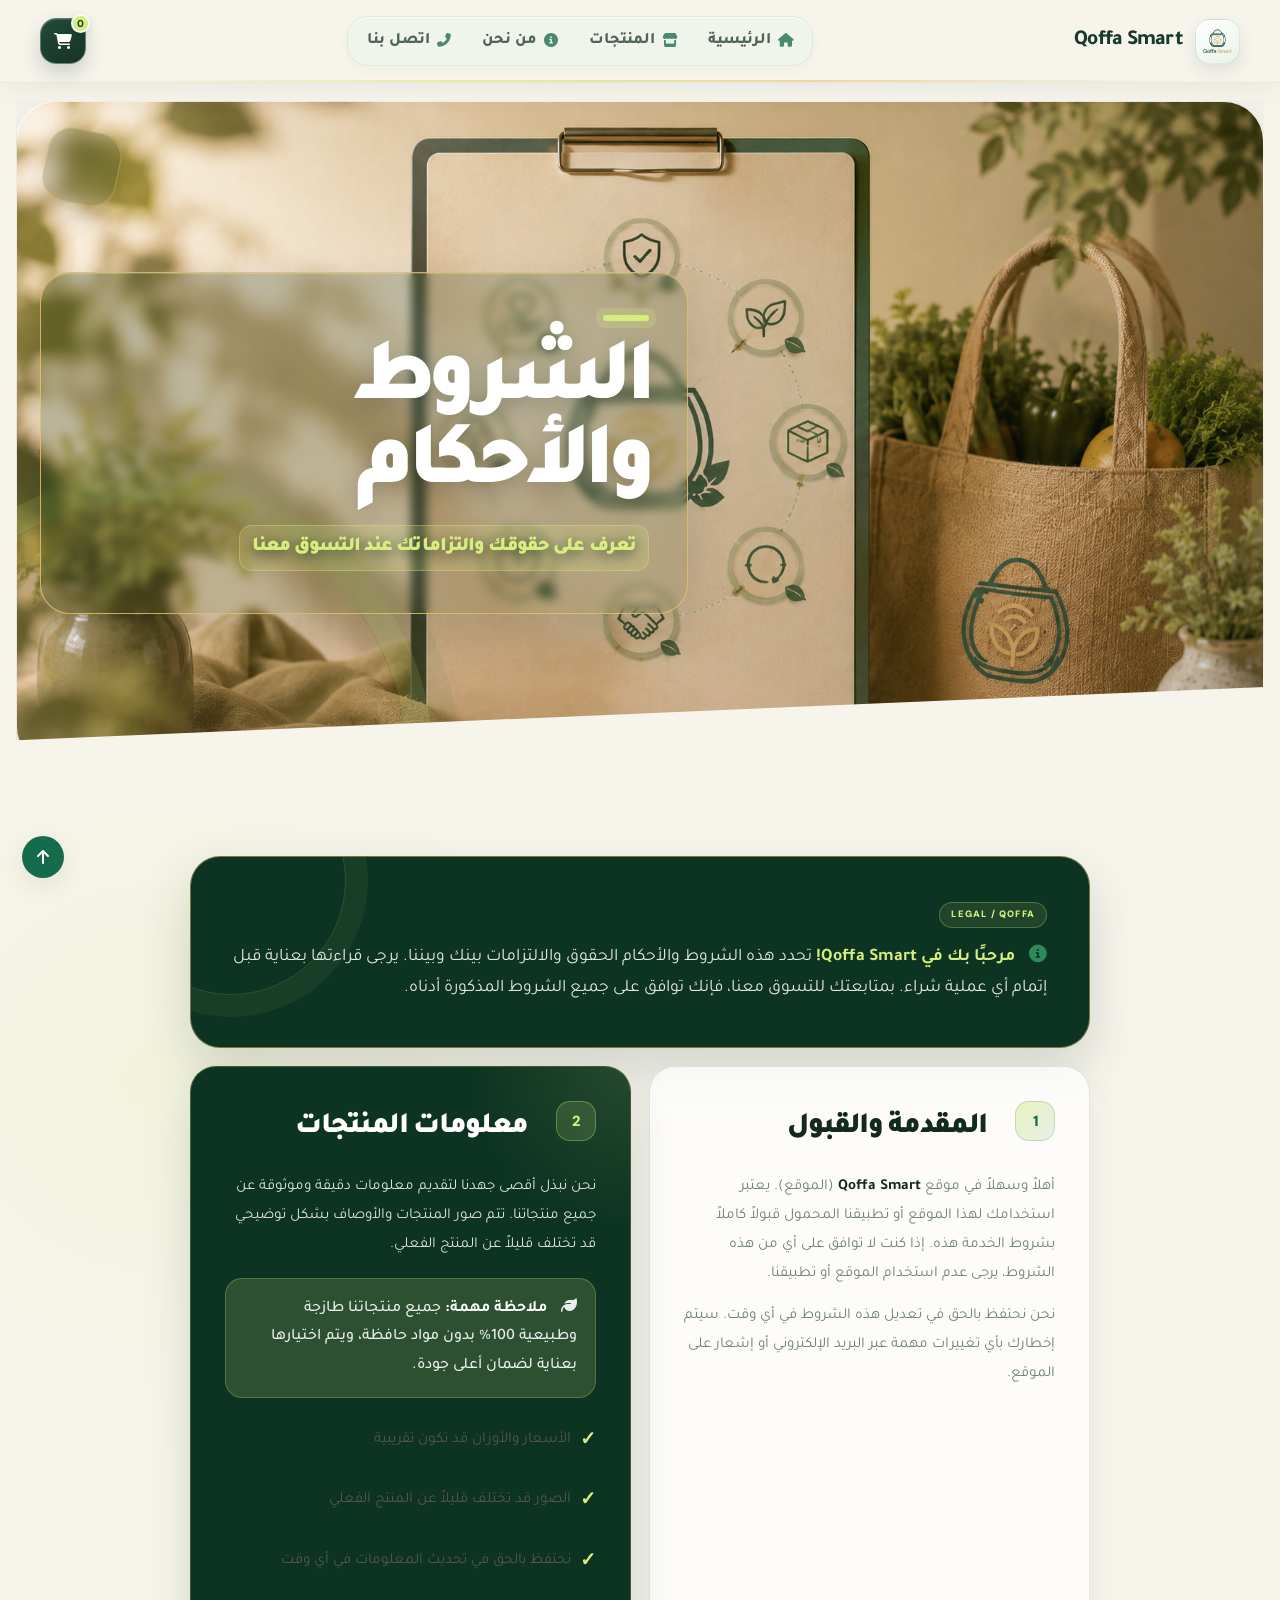
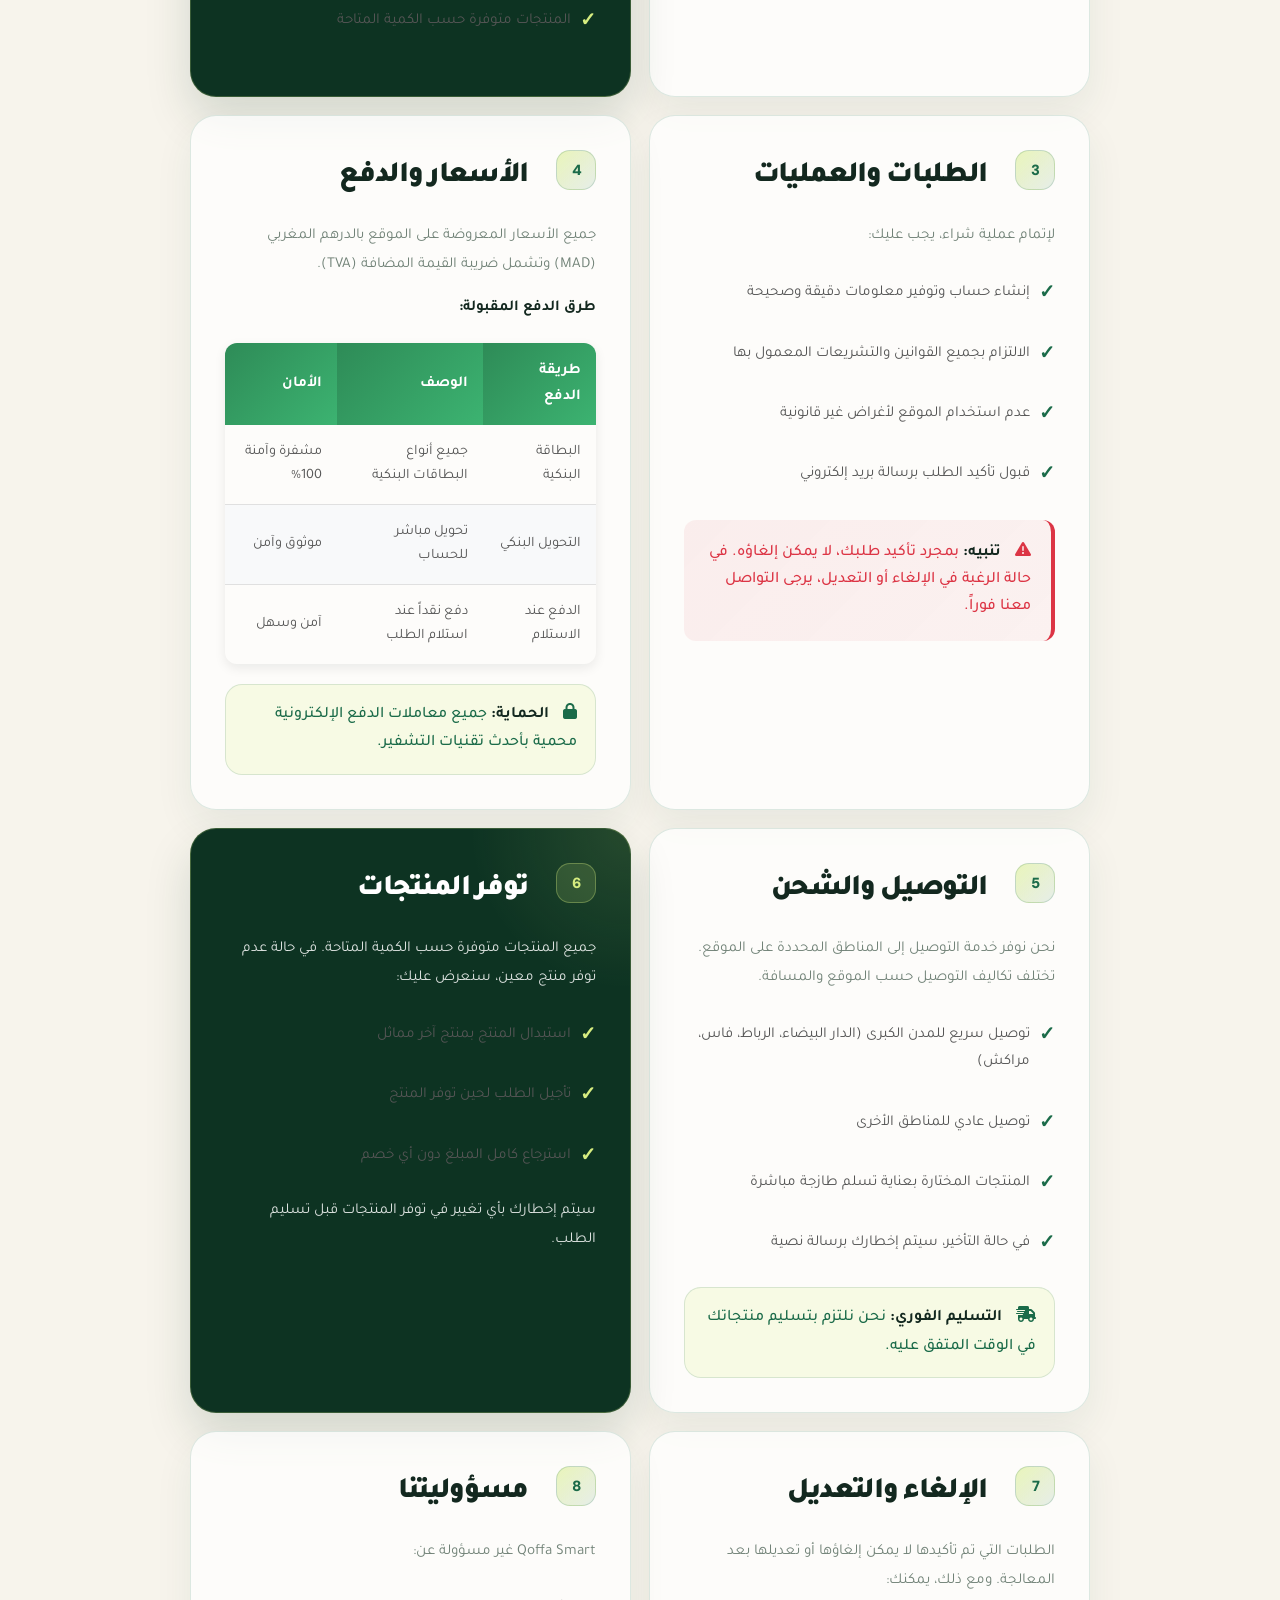
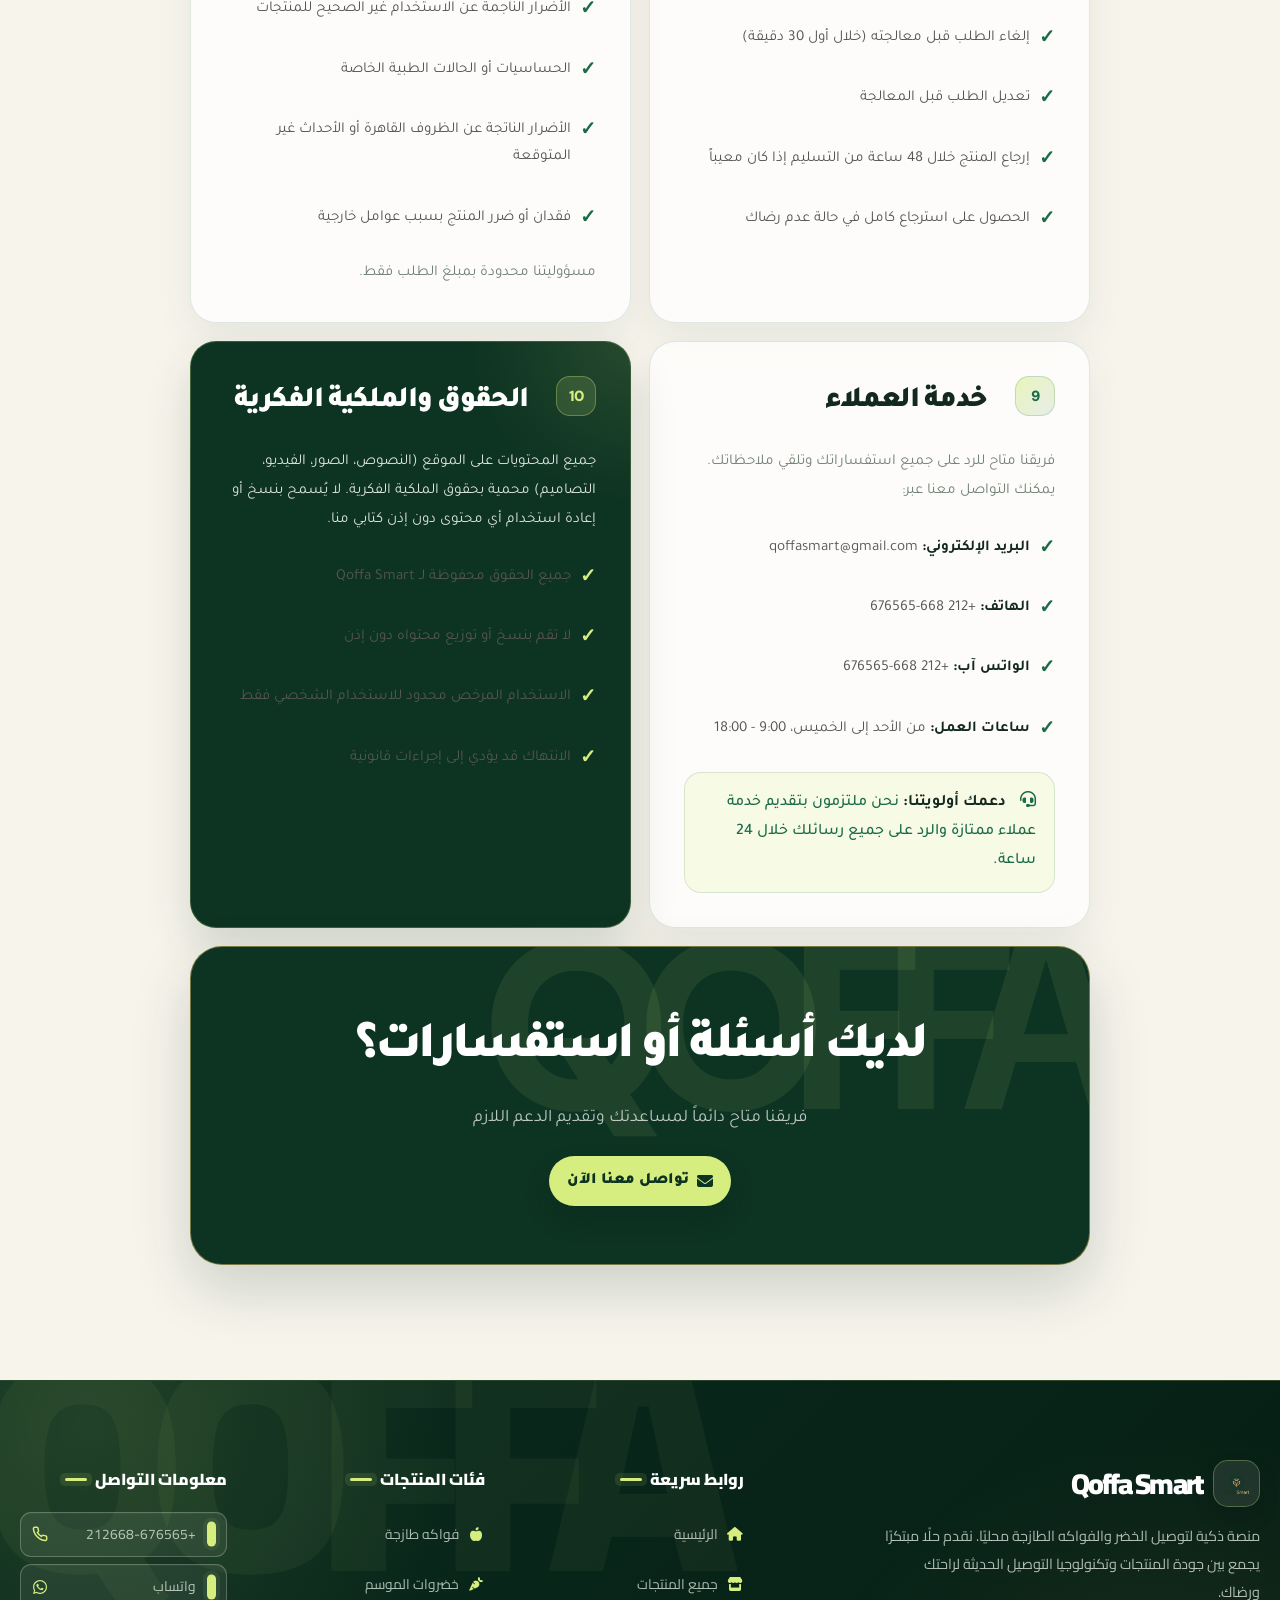
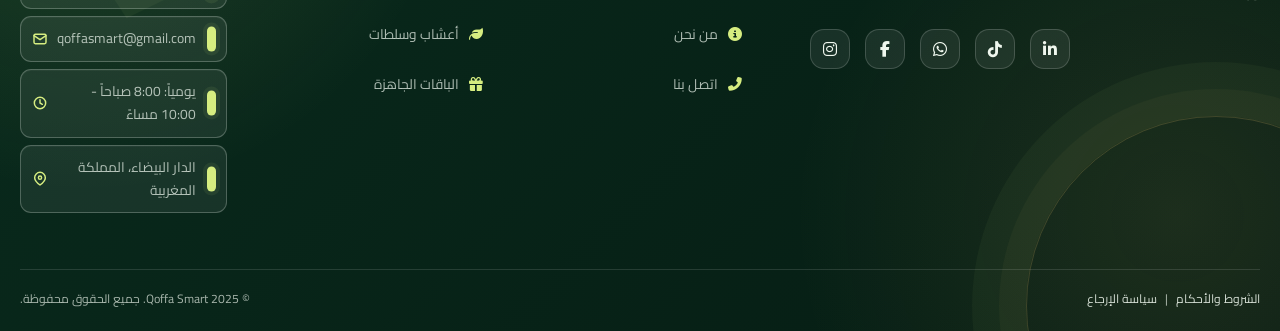
<file: terms/index.html>
<!DOCTYPE html>

<html dir="rtl" lang="ar">
<head>
<link href="../assets/css/header-premium-v1.css?v=1" rel="stylesheet"/>
<link href="../assets/css/loader-premium-v1.css?v=1" rel="stylesheet"/>
<link href="../assets/css/footer-premium-v1.css?v=floating-whatsapp-mobile-v5" rel="stylesheet"/>
<meta charset="utf-8"/>
<meta content="width=device-width, initial-scale=1.0" name="viewport"/>
<title>Qoffa Smart - الشروط والأحكام</title>
<!-- PWA Manifest and Meta Tags -->
<link href="../manifest.json" rel="manifest"/>
<meta content="#2E8B57" name="theme-color"/>
<meta content="yes" name="apple-mobile-web-app-capable"/>
<meta content="black-translucent" name="apple-mobile-web-app-status-bar-style"/>
<!-- Favicon -->
<link href="..//assets/images/logo.png" rel="icon" type="image/png"/>
<link href="..//assets/images/logo.png" rel="apple-touch-icon"/>
<!-- CSS Files -->
<!-- Font Awesome -->
<link href="https://cdnjs.cloudflare.com/ajax/libs/font-awesome/6.4.0/css/all.min.css" rel="stylesheet"/>
<!-- Google Fonts -->
<link href="https://fonts.googleapis.com/css2?family=Cairo:wght@300;400;500;600;700;800;900&amp;display=swap" rel="stylesheet"/>
<!-- Animate.css -->
<link href="https://cdnjs.cloudflare.com/ajax/libs/animate.css/4.1.1/animate.min.css" rel="stylesheet"/>
<style>
        /* ==================== VARIABLE WEIGHT STYLES ==================== */
        .vw-weight-badge {
            display: inline-block;
            background: #e8f5e9;
            color: #2E8B57;
            padding: 2px 8px;
            border-radius: 12px;
            font-size: 0.7rem;
            font-weight: 600;
            margin-right: 8px;
        }
        
        .cart-item-weight-display {
            font-size: 0.8rem;
            color: #2E8B57;
            margin-top: 5px;
        }
        
        .weight-value {
            font-weight: 700;
        }
        
        .weight-qty {
            font-size: 0.7rem;
            color: #888;
            margin-right: 5px;
        }

        /* ==================== LOADER STYLES ==================== */
        .loader {
            position: fixed;
            top: 0;
            left: 0;
            width: 100%;
            height: 100%;
            background: rgba(255, 255, 255, 0.95);
            z-index: 99999;
            display: none;
            align-items: center;
            justify-content: center;
            flex-direction: column;
            backdrop-filter: blur(3px);
        }
        
        .loader.active {
            display: flex;
        }
        
        .loader-logo img {
            width: 80px;
            height: 80px;
            animation: loaderPulse 1.5s ease infinite;
        }
        
        .loader-spinner {
            width: 50px;
            height: 50px;
            border: 4px solid #e0e0e0;
            border-top-color: #2E8B57;
            border-radius: 50%;
            animation: loaderSpin 0.8s linear infinite;
            margin-top: 20px;
        }
        
        .loader-text {
            margin-top: 15px;
            color: #2E8B57;
            font-weight: 600;
        }
        
        @keyframes loaderSpin {
            to { transform: rotate(360deg); }
        }
        
        @keyframes loaderPulse {
            0%, 100% { transform: scale(1); opacity: 1; }
            50% { transform: scale(1.1); opacity: 0.8; }
        }

        /* ===== TERMS PAGE STYLES ===== */
        .terms-hero {
            background: linear-gradient(135deg, #2E8B57, #3CB371);
            color: white;
            padding: 100px 0 80px;
            margin-bottom: 50px;
            position: relative;
            overflow: hidden;
            clip-path: polygon(0 0, 100% 0, 100% 88%, 0 96%);
        }

        .terms-hero::before {
            content: '';
            position: absolute;
            top: 0;
            right: 0;
            width: 100%;
            height: 100%;
            background: 
                radial-gradient(circle at 15% 85%, rgba(255, 255, 255, 0.15) 0%, transparent 50%),
                radial-gradient(circle at 85% 15%, rgba(255, 255, 255, 0.1) 0%, transparent 50%);
        }

        .terms-hero .hero-content {
            position: relative;
            z-index: 1;
            text-align: center;
            max-width: 900px;
            margin: 0 auto;
        }

        .terms-hero .hero-title {
            font-size: 4rem;
            font-weight: 900;
            margin-bottom: 20px;
            text-shadow: 0 6px 25px rgba(0, 0, 0, 0.2);
        }

        .terms-hero .hero-subtitle {
            font-size: 1.4rem;
            font-weight: 500;
            opacity: 0.95;
        }

        /* ===== TERMS CONTAINER ===== */
        .terms-container {
            max-width: 900px;
            margin: 0 auto 80px;
            padding: 0 20px;
        }

        .terms-intro {
            background: linear-gradient(135deg, #ffffff 0%, #f8f8f8 100%);
            padding: 40px;
            border-radius: 16px;
            border-right: 5px solid #2E8B57;
            margin-bottom: 40px;
            box-shadow: 0 8px 20px rgba(0, 0, 0, 0.06);
        }

        .terms-intro p {
            font-size: 1.1rem;
            color: #333;
            line-height: 1.8;
            margin: 0;
        }

        /* ===== TERMS SECTIONS ===== */
        .terms-section {
            margin-bottom: 40px;
            animation: fadeInUp 0.6s ease;
        }

        @keyframes fadeInUp {
            from {
                opacity: 0;
                transform: translateY(20px);
            }
            to {
                opacity: 1;
                transform: translateY(0);
            }
        }

        .section-number {
            display: inline-block;
            width: 45px;
            height: 45px;
            background: linear-gradient(135deg, #2E8B57, #3CB371);
            color: white;
            border-radius: 50%;
            display: flex;
            align-items: center;
            justify-content: center;
            font-weight: 700;
            font-size: 1.2rem;
            margin-left: 15px;
            margin-bottom: 15px;
        }

        .terms-section h2 {
            display: flex;
            align-items: center;
            font-size: 1.8rem;
            color: #1a1a1a;
            margin: 0 0 20px;
            font-weight: 700;
        }

        .terms-section p {
            font-size: 1rem;
            color: #555;
            line-height: 1.8;
            margin: 15px 0;
        }

        .terms-section ul {
            list-style: none;
            padding: 0;
            margin: 20px 0;
        }

        .terms-section li {
            font-size: 0.95rem;
            color: #555;
            line-height: 1.8;
            margin: 12px 0;
            padding-right: 25px;
            position: relative;
        }

        .terms-section li::before {
            content: '✓';
            position: absolute;
            right: 0;
            color: #2E8B57;
            font-weight: 700;
            font-size: 1.2rem;
        }

        .terms-highlight {
            background: linear-gradient(135deg, rgba(46, 139, 87, 0.08), rgba(60, 179, 113, 0.06));
            padding: 20px;
            border-radius: 12px;
            border-right: 4px solid #2E8B57;
            margin: 20px 0;
            font-weight: 500;
            color: #2E8B57;
        }

        .terms-important {
            background: linear-gradient(135deg, rgba(220, 53, 69, 0.08), rgba(220, 53, 69, 0.06));
            padding: 20px;
            border-radius: 12px;
            border-right: 4px solid #dc3545;
            margin: 20px 0;
            font-weight: 500;
            color: #dc3545;
        }

        /* ===== TERMS TABLE ===== */
        .terms-table {
            width: 100%;
            border-collapse: collapse;
            margin: 20px 0;
            border-radius: 12px;
            overflow: hidden;
            box-shadow: 0 4px 12px rgba(0, 0, 0, 0.08);
        }

        .terms-table th {
            background: linear-gradient(135deg, #2E8B57, #3CB371);
            color: white;
            padding: 15px;
            text-align: right;
            font-weight: 700;
            font-size: 0.95rem;
        }

        .terms-table td {
            padding: 15px;
            border-bottom: 1px solid #e0e0e0;
            color: #555;
            font-size: 0.9rem;
        }

        .terms-table tr:last-child td {
            border-bottom: none;
        }

        .terms-table tr:nth-child(even) {
            background: #f8f9fa;
        }

        /* ===== CONTACT CTA ===== */
        .terms-cta {
            background: linear-gradient(135deg, #2E8B57, #3CB371);
            color: white;
            padding: 50px;
            border-radius: 16px;
            text-align: center;
            margin-top: 60px;
            box-shadow: 0 10px 30px rgba(46, 139, 87, 0.2);
        }

        .terms-cta h3 {
            font-size: 1.8rem;
            margin: 0 0 15px;
            font-weight: 700;
        }

        .terms-cta p {
            font-size: 1.1rem;
            margin: 0 0 25px;
            opacity: 0.95;
        }

        .terms-cta-btn {
            display: inline-flex;
            align-items: center;
            gap: 10px;
            padding: 14px 35px;
            background: white;
            color: #2E8B57;
            border: none;
            border-radius: 50px;
            font-weight: 700;
            font-size: 1rem;
            cursor: pointer;
            transition: all 0.3s ease;
            text-decoration: none;
            box-shadow: 0 4px 12px rgba(0, 0, 0, 0.15);
        }

        .terms-cta-btn:hover {
            transform: translateY(-3px);
            box-shadow: 0 8px 20px rgba(0, 0, 0, 0.2);
            background: #f0f0f0;
        }

        /* Cart item styles */
        .cart-item {
            position: relative;
            display: flex;
            gap: 12px;
            padding: 12px;
            border-bottom: 1px solid #eee;
        }

        .cart-item-remove {
            position: absolute;
            top: 8px;
            left: 8px;
            width: 28px;
            height: 28px;
            border-radius: 50%;
            border: none;
            background: #fee;
            color: #e53935;
            cursor: pointer;
            font-size: 0.75rem;
            transition: all 0.3s ease;
            display: flex;
            align-items: center;
            justify-content: center;
            z-index: 5;
        }

        .cart-item-remove:hover {
            background: #e53935;
            color: white;
        }

        .cart-item-img {
            width: 70px;
            height: 70px;
            border-radius: 12px;
            object-fit: cover;
        }

        .cart-item-info {
            flex: 1;
        }

        .cart-item-name {
            font-weight: 700;
            margin-bottom: 4px;
        }

        .cart-item-price {
            color: #2E8B57;
            font-weight: 600;
            margin-bottom: 8px;
        }

        .cart-item-quantity-controls {
            display: flex;
            align-items: center;
            gap: 8px;
        }

        .qty-btn {
            width: 28px;
            height: 28px;
            border-radius: 8px;
            border: 1px solid #ddd;
            background: white;
            cursor: pointer;
        }

        .qty-input {
            width: 50px;
            text-align: center;
            border: 1px solid #ddd;
            border-radius: 8px;
            padding: 4px;
        }

        .cart-empty {
            text-align: center;
            padding: 40px;
            color: #999;
        }

        .btn-primary {
            display: inline-block;
            padding: 10px 20px;
            background: linear-gradient(135deg, #2E8B57, #3CB371);
            color: white;
            border-radius: 12px;
            text-decoration: none;
            font-weight: 600;
            transition: all 0.3s ease;
        }

        .btn-primary:hover {
            transform: translateY(-2px);
            box-shadow: 0 6px 20px rgba(46, 139, 87, 0.3);
        }

        /* Responsive */
        @media (max-width: 768px) {
            .terms-hero .hero-title {
                font-size: 2.5rem;
            }
            .terms-hero .hero-subtitle {
                font-size: 1rem;
            }
            .terms-intro {
                padding: 25px;
            }
            .terms-section h2 {
                font-size: 1.4rem;
            }
            .section-number {
                width: 40px;
                height: 40px;
                font-size: 1rem;
            }
            .terms-cta {
                padding: 35px 20px;
            }
            .terms-cta h3 {
                font-size: 1.4rem;
            }
            .terms-cta p {
                font-size: 0.95rem;
            }
            .toast {
                left: 20px;
                right: 20px;
                bottom: 20px;
                max-width: none;
                text-align: center;
                justify-content: center;
            }
            .confirmation-content {
                padding: 25px 20px;
                max-width: 380px;
            }
            .confirmation-title {
                font-size: 1.2rem;
            }
            .confirmation-btn {
                padding: 10px 20px;
                font-size: 0.85rem;
            }
        }

        @media (max-width: 480px) {
            .terms-hero {
                padding: 60px 0 40px;
                margin-bottom: 30px;
            }
            .terms-hero .hero-title {
                font-size: 2rem;
            }
            .terms-section h2 {
                font-size: 1.2rem;
            }
            .terms-intro {
                padding: 20px;
            }
            .terms-intro p {
                font-size: 0.95rem;
            }
            .terms-section p {
                font-size: 0.9rem;
            }
            .terms-table {
                font-size: 0.85rem;
            }
            .terms-table th,
            .terms-table td {
                padding: 10px;
            }
        }
    </style>
<link href="../assets/css/brand-refresh.css" rel="stylesheet"/><link href="../assets/css/terms-freshmart.css" rel="stylesheet"/><link href="../assets/css/terms-premium-v2.css?v=1" rel="stylesheet"/><link href="../assets/css/footer-premium-v1.css?v=1" rel="stylesheet"/><link href="../assets/css/rtl-scroll-fix.css?v=1" rel="stylesheet"/><link href="../assets/css/cart-freshmart.css?v=cart-order-unified-v1" rel="stylesheet"/></head>
<body class="terms-page">
<!-- 🔝 Header -->
<header id="mainHeader">
<div class="container">
<nav class="navbar">
<a class="logo" href="/">
<img alt="Qoffa Smart" class="logo-img" src="..//assets/images/logo.png"/>
<span class="logo-text">Qoffa Smart</span>
</a>
<ul class="nav-menu" id="navMenu">
<li><a class="nav-link" href="/"><i class="fas fa-home"></i> الرئيسية</a></li>
<li><a class="nav-link" href="/products/"><i class="fas fa-store"></i> المنتجات</a></li>
<li><a class="nav-link" href="/about/"><i class="fas fa-info-circle"></i> من نحن</a></li>
<li><a class="nav-link" href="/contact/"><i class="fas fa-phone-alt"></i> اتصل بنا</a></li>
</ul>
<script>
    (function(){
        const path = (location.pathname.split('/').pop() || '/').toLowerCase();
        document.querySelectorAll('#navMenu .nav-link').forEach(a=>a.classList.remove('active'));
        if (path === '/' || path === '') {
            document.querySelector('#navMenu .nav-link[href="/"]')?.classList.add('active');
        } else if (path === '/products/') {
            document.querySelector('#navMenu .nav-link[href="/products/"]')?.classList.add('active');
        } else if (path === '/order/') {
            document.querySelector('#navMenu .nav-link[href="/order/"]')?.classList.add('active');
        }
    })();
</script>
<div class="nav-actions">
<button class="cart-btn" id="cartBtn">
<i class="fas fa-shopping-cart"></i>
<span class="cart-count">0</span>
</button>
<button class="mobile-menu-btn" id="mobileMenuBtn">
<i class="fas fa-bars"></i>
</button>
</div>
</nav>
</div>
</header>
<!-- 🎯 Hero Section -->
<section class="terms-hero">
<div class="container">
<div class="hero-content">
<h1 class="hero-title animate__animated animate__fadeInDown">الشروط والأحكام</h1>
<p class="hero-subtitle animate__animated animate__fadeInUp animate__delay-1s">
                    تعرف على حقوقك والتزاماتك عند التسوق معنا
                </p>
</div>
</div>
</section>
<!-- 📄 Terms Content -->
<section class="terms-container">
<!-- Introduction -->
<div class="terms-intro animate__animated animate__fadeIn">
<p>
<i class="fas fa-info-circle" style="color: #2E8B57; margin-left: 10px;"></i>
<strong>مرحبًا بك في Qoffa Smart!</strong> تحدد هذه الشروط والأحكام الحقوق والالتزامات بينك وبيننا. يرجى قراءتها بعناية قبل إتمام أي عملية شراء. بمتابعتك للتسوق معنا، فإنك توافق على جميع الشروط المذكورة أدناه.
            </p>
</div>
<!-- Section 1 -->
<div class="terms-section animate__animated animate__fadeInUp">
<h2>
<span class="section-number">1</span>
                المقدمة والقبول
            </h2>
<p>
                أهلاً وسهلاً في موقع <strong>Qoffa Smart</strong> (الموقع). يعتبر استخدامك لهذا الموقع أو تطبيقنا المحمول قبولاً كاملاً بشروط الخدمة هذه. إذا كنت لا توافق على أي من هذه الشروط، يرجى عدم استخدام الموقع أو تطبيقنا.
            </p>
<p>
                نحن نحتفظ بالحق في تعديل هذه الشروط في أي وقت. سيتم إخطارك بأي تغييرات مهمة عبر البريد الإلكتروني أو إشعار على الموقع.
            </p>
</div>
<!-- Section 2 -->
<div class="terms-section animate__animated animate__fadeInUp">
<h2>
<span class="section-number">2</span>
                معلومات المنتجات
            </h2>
<p>
                نحن نبذل أقصى جهدنا لتقديم معلومات دقيقة وموثوقة عن جميع منتجاتنا. تتم صور المنتجات والأوصاف بشكل توضيحي قد تختلف قليلاً عن المنتج الفعلي.
            </p>
<div class="terms-highlight">
<i class="fas fa-leaf" style="margin-left: 10px;"></i>
<strong>ملاحظة مهمة:</strong> جميع منتجاتنا طازجة وطبيعية 100% بدون مواد حافظة، ويتم اختيارها بعناية لضمان أعلى جودة.
            </div>
<ul>
<li>الأسعار والأوزان قد تكون تقريبية</li>
<li>الصور قد تختلف قليلاً عن المنتج الفعلي</li>
<li>نحتفظ بالحق في تحديث المعلومات في أي وقت</li>
<li>المنتجات متوفرة حسب الكمية المتاحة</li>
</ul>
</div>
<!-- Section 3 -->
<div class="terms-section animate__animated animate__fadeInUp">
<h2>
<span class="section-number">3</span>
                الطلبات والعمليات
            </h2>
<p>
                لإتمام عملية شراء، يجب عليك:
            </p>
<ul>
<li>إنشاء حساب وتوفير معلومات دقيقة وصحيحة</li>
<li>الالتزام بجميع القوانين والتشريعات المعمول بها</li>
<li>عدم استخدام الموقع لأغراض غير قانونية</li>
<li>قبول تأكيد الطلب برسالة بريد إلكتروني</li>
</ul>
<div class="terms-important">
<i class="fas fa-exclamation-triangle" style="margin-left: 10px;"></i>
<strong>تنبيه:</strong> بمجرد تأكيد طلبك، لا يمكن إلغاؤه. في حالة الرغبة في الإلغاء أو التعديل، يرجى التواصل معنا فوراً.
            </div>
</div>
<!-- Section 4 -->
<div class="terms-section animate__animated animate__fadeInUp">
<h2>
<span class="section-number">4</span>
                الأسعار والدفع
            </h2>
<p>
                جميع الأسعار المعروضة على الموقع بالدرهم المغربي (MAD) وتشمل ضريبة القيمة المضافة (TVA).
            </p>
<p>
<strong>طرق الدفع المقبولة:</strong>
</p>
<table class="terms-table">
<thead>
<tr>
<th>طريقة الدفع</th>
<th>الوصف</th>
<th>الأمان</th>
</tr>
</thead>
<tbody>
<tr>
<td>البطاقة البنكية</td>
<td>جميع أنواع البطاقات البنكية</td>
<td>مشفرة وآمنة 100%</td>
</tr>
<tr>
<td>التحويل البنكي</td>
<td>تحويل مباشر للحساب</td>
<td>موثوق وآمن</td>
</tr>
<tr>
<td>الدفع عند الاستلام</td>
<td>دفع نقداً عند استلام الطلب</td>
<td>آمن وسهل</td>
</tr>
</tbody>
</table>
<div class="terms-highlight">
<i class="fas fa-lock" style="margin-left: 10px;"></i>
<strong>الحماية:</strong> جميع معاملات الدفع الإلكترونية محمية بأحدث تقنيات التشفير.
            </div>
</div>
<!-- Section 5 -->
<div class="terms-section animate__animated animate__fadeInUp">
<h2>
<span class="section-number">5</span>
                التوصيل والشحن
            </h2>
<p>
                نحن نوفر خدمة التوصيل إلى المناطق المحددة على الموقع. تختلف تكاليف التوصيل حسب الموقع والمسافة.
            </p>
<ul>
<li>توصيل سريع للمدن الكبرى (الدار البيضاء، الرباط، فاس، مراكش)</li>
<li>توصيل عادي للمناطق الأخرى</li>
<li>المنتجات المختارة بعناية تسلم طازجة مباشرة</li>
<li>في حالة التأخير، سيتم إخطارك برسالة نصية</li>
</ul>
<div class="terms-highlight">
<i class="fas fa-shipping-fast" style="margin-left: 10px;"></i>
<strong>التسليم الفوري:</strong> نحن نلتزم بتسليم منتجاتك في الوقت المتفق عليه.
            </div>
</div>
<!-- Section 6 -->
<div class="terms-section animate__animated animate__fadeInUp">
<h2>
<span class="section-number">6</span>
                توفر المنتجات
            </h2>
<p>
                جميع المنتجات متوفرة حسب الكمية المتاحة. في حالة عدم توفر منتج معين، سنعرض عليك:
            </p>
<ul>
<li>استبدال المنتج بمنتج آخر مماثل</li>
<li>تأجيل الطلب لحين توفر المنتج</li>
<li>استرجاع كامل المبلغ دون أي خصم</li>
</ul>
<p>
                سيتم إخطارك بأي تغيير في توفر المنتجات قبل تسليم الطلب.
            </p>
</div>
<!-- Section 7 -->
<div class="terms-section animate__animated animate__fadeInUp">
<h2>
<span class="section-number">7</span>
                الإلغاء والتعديل
            </h2>
<p>
                الطلبات التي تم تأكيدها لا يمكن إلغاؤها أو تعديلها بعد المعالجة. ومع ذلك، يمكنك:
            </p>
<ul>
<li>إلغاء الطلب قبل معالجته (خلال أول 30 دقيقة)</li>
<li>تعديل الطلب قبل المعالجة</li>
<li>إرجاع المنتج خلال 48 ساعة من التسليم إذا كان معيباً</li>
<li>الحصول على استرجاع كامل في حالة عدم رضاك</li>
</ul>
</div>
<!-- Section 8 -->
<div class="terms-section animate__animated animate__fadeInUp">
<h2>
<span class="section-number">8</span>
                مسؤوليتنا
            </h2>
<p>
                Qoffa Smart غير مسؤولة عن:
            </p>
<ul>
<li>الأضرار الناجمة عن الاستخدام غير الصحيح للمنتجات</li>
<li>الحساسيات أو الحالات الطبية الخاصة</li>
<li>الأضرار الناتجة عن الظروف القاهرة أو الأحداث غير المتوقعة</li>
<li>فقدان أو ضرر المنتج بسبب عوامل خارجية</li>
</ul>
<p>
                مسؤوليتنا محدودة بمبلغ الطلب فقط.
            </p>
</div>
<!-- Section 9 -->
<div class="terms-section animate__animated animate__fadeInUp">
<h2>
<span class="section-number">9</span>
                خدمة العملاء
            </h2>
<p>
                فريقنا متاح للرد على جميع استفساراتك وتلقي ملاحظاتك. يمكنك التواصل معنا عبر:
            </p>
<ul>
<li><strong>البريد الإلكتروني:</strong> qoffasmart@gmail.com</li>
<li><strong>الهاتف:</strong> +212 668-676565</li>
<li><strong>الواتس آب:</strong> +212 668-676565</li>
<li><strong>ساعات العمل:</strong> من الأحد إلى الخميس، 9:00 - 18:00</li>
</ul>
<div class="terms-highlight">
<i class="fas fa-headset" style="margin-left: 10px;"></i>
<strong>دعمك أولويتنا:</strong> نحن ملتزمون بتقديم خدمة عملاء ممتازة والرد على جميع رسائلك خلال 24 ساعة.
            </div>
</div>
<!-- Section 10 -->
<div class="terms-section animate__animated animate__fadeInUp">
<h2>
<span class="section-number">10</span>
                الحقوق والملكية الفكرية
            </h2>
<p>
                جميع المحتويات على الموقع (النصوص، الصور، الفيديو، التصاميم) محمية بحقوق الملكية الفكرية. لا يُسمح بنسخ أو إعادة استخدام أي محتوى دون إذن كتابي منا.
            </p>
<ul>
<li>جميع الحقوق محفوظة لـ Qoffa Smart</li>
<li>لا تقم بنسخ أو توزيع محتواه دون إذن</li>
<li>الاستخدام المرخص محدود للاستخدام الشخصي فقط</li>
<li>الانتهاك قد يؤدي إلى إجراءات قانونية</li>
</ul>
</div>
<!-- CTA Section -->
<div class="terms-cta animate__animated animate__fadeInUp">
<h3>لديك أسئلة أو استفسارات؟</h3>
<p>فريقنا متاح دائماً لمساعدتك وتقديم الدعم اللازم</p>
<a class="terms-cta-btn" href="/contact/">
<i class="fas fa-envelope"></i>
                تواصل معنا الآن
            </a>
</div>
</section>
<!-- 🔝 Footer -->
<footer class="qoffa-premium-footer">
<div class="container">
<div class="footer-grid">
<div class="footer-col">
<a class="footer-logo" href="/">
<img alt="Qoffa Smart" src="..//assets/images/logo.png"/>
<h3>Qoffa Smart</h3>
</a>
<p class="footer-description">
                        منصة ذكية لتوصيل الخضر والفواكه الطازجة محليًا. نقدم حلًا مبتكرًا يجمع بين جودة المنتجات وتكنولوجيا التوصيل الحديثة لراحتك ورضاك.
                    </p>
<div class="social-links"><a aria-label="Instagram" class="social-link" data-platform="instagram" href="https://www.instagram.com/qoffasmart.ma" rel="noopener noreferrer" target="_blank" title="Instagram"><i class="fab fa-instagram"></i></a><a aria-label="Facebook" class="social-link" data-platform="facebook" href="https://www.facebook.com/profile.php?id=61591584153942" rel="noopener noreferrer" target="_blank" title="Facebook"><i class="fab fa-facebook-f"></i></a><a aria-label="WhatsApp" class="social-link" data-platform="whatsapp" href="https://wa.me/212668676565" rel="noopener noreferrer" target="_blank" title="WhatsApp"><i class="fab fa-whatsapp"></i></a><a aria-label="TikTok" class="social-link" data-platform="tiktok" href="https://www.tiktok.com/@qoffasmart.ma" rel="noopener noreferrer" target="_blank" title="TikTok"><i class="fab fa-tiktok"></i></a><a aria-label="LinkedIn" class="social-link" data-platform="linkedin" href="https://www.linkedin.com/company/qoffasmart/" rel="noopener noreferrer" target="_blank" title="LinkedIn"><i class="fab fa-linkedin-in"></i></a></div>
</div>
<div class="footer-col">
<h4>روابط سريعة</h4>
<ul class="footer-links">
<li><a href="/"><i class="fas fa-home"></i> الرئيسية</a></li>
<li><a href="/products/"><i class="fas fa-store"></i> جميع المنتجات</a></li>
<li><a href="/about/"><i class="fas fa-info-circle"></i> من نحن</a></li>
<li><a href="/contact/"><i class="fas fa-phone-alt"></i> اتصل بنا</a></li>
</ul>
</div>
<div class="footer-col">
<h4>فئات المنتجات</h4>
<ul class="footer-links">
<li><a href="/products/?category=fruits"><i class="fas fa-apple-alt"></i> فواكه طازجة</a></li>
<li><a href="/products/?category=vegetables"><i class="fas fa-carrot"></i> خضروات الموسم</a></li>
<li><a href="/products/?category=herbs"><i class="fas fa-leaf"></i> أعشاب وسلطات</a></li>
<li><a href="/products/?category=bundles"><i class="fas fa-gift"></i> الباقات الجاهزة</a></li>
</ul>
</div>
<div class="footer-col">
<h4>معلومات التواصل</h4>
<div class="contact-info">
<div class="contact-item">
<i class="fas fa-phone-alt"></i>
<div>
<a href="tel:+212668676565">+212668-676565</a>
</div>
</div>
<div class="contact-item">
<i class="fab fa-whatsapp"></i>
<div>
<a href="https://wa.me/212668676565" target="_blank">واتساب</a>
</div>
</div>
<div class="contact-item">
<i class="fas fa-envelope"></i>
<div>
<a href="mailto:qoffasmart@gmail.com">qoffasmart@gmail.com</a>
</div>
</div>
<div class="contact-item">
<i class="fas fa-clock"></i>
<div>يومياً: 8:00 صباحاً - 10:00 مساءً</div>
</div>
<div class="contact-item">
<i class="fas fa-map-marker-alt"></i>
<div>الدار البيضاء، المملكة المغربية</div>
</div>
</div>
</div>
</div>
<div class="footer-bottom">
<div class="footer-policies">
<a href="/terms/">الشروط والأحكام</a>
<span>|</span>
<a href="/return-policy/">سياسة الإرجاع</a>
</div>
<p>© 2025 Qoffa Smart. جميع الحقوق محفوظة.</p>
</div>
</div>
</footer>
<a aria-label="تواصل معنا عبر واتساب" class="whatsapp-float" href="https://wa.me/212668676565" target="_blank"><i class="fab fa-whatsapp"></i></a>
<!-- 🛒 Cart Sidebar -->
<div class="cart-sidebar" id="cartSidebar">
<div class="cart-header">
<h2><i class="fas fa-shopping-cart"></i> سلة التسوق</h2>
<div class="cart-header-actions">
<button class="cart-close" id="cartClose"><i class="fas fa-times"></i></button>
</div>
</div>
<div class="cart-items" id="cartItems"></div>
<div class="cart-footer">
<div class="total-indicator" id="totalIndicator">
<div style="display: flex; align-items: center; gap: 8px; margin-bottom: 12px;">
<span class="total-icon">💰</span>
<span class="total-text" id="sidebarTotalText">المجموع الإجمالي: 0.00 درهم</span>
</div>
<div class="min-order-msg" id="sidebarMinOrderMsg">الحد الأدنى للطلب هو 150 درهم</div>
</div>
<div class="cart-total"><span>المجموع:</span><span id="cartTotalPrice">0.00 درهم</span></div>
<button class="cart-checkout" id="cartCheckout">إتمام الطلب</button>
</div>
</div>
<!-- 🌙 Back to Top -->
<a class="back-to-top" href="#" id="backToTop">
<i class="fas fa-arrow-up"></i>
</a>
<!-- ⏳ Loader -->
<div class="loader active" id="pageLoader">
<div class="loader-logo">
<img alt="Loading..." src="..//assets/images/logo.png"/>
</div>
<div class="loader-spinner"></div>
<p class="loader-text">جاري التحميل...</p>
</div>
<!-- Toast Container -->
<div class="toast-container" id="toastContainer"></div>
<!-- Confirmation Modal -->
<div class="confirmation-modal" id="confirmationModal">
<div class="confirmation-content">
<div class="confirmation-icon">
<i class="fas fa-trash-alt"></i>
</div>
<h2 class="confirmation-title">حذف من السلة</h2>
<p class="confirmation-message">
                هل أنت متأكد من حذف 
                <span class="confirmation-product-name" id="confirmProductName">المنتج</span>
                من السلة؟
            </p>
<div class="confirmation-actions">
<button class="confirmation-btn confirmation-btn-cancel" id="modalCancelBtn">
<i class="fas fa-times"></i> إلغاء
                </button>
<button class="confirmation-btn confirmation-btn-delete" id="modalConfirmBtn">
<i class="fas fa-trash-alt"></i> حذف
                </button>
</div>
</div>
</div>
<script>
        // ==================== CONFIGURATION ====================
        const BASEROW_TOKEN = 'OIEan8aAjLjoCoTXKO6Evd4cifbtqRf8';
        const BASEROW_TABLE_ID = '882093';
        
        // ==================== GLOBAL VARIABLES ====================
        let pendingDeleteItem = null;
        let preventCartClose = false;
        let preventCartCloseTimer = null;
        window.preventCartClose = false;

        // ==================== HELPER FUNCTIONS ====================
        function showToast(message, type = 'success') {
            const container = document.getElementById('toastContainer');
            if (!container) return;
            
            document.querySelectorAll('.toast').forEach(t => t.remove());
            
            const toast = document.createElement('div');
            toast.className = `toast ${type}`;
            toast.innerHTML = `<i class="fas ${type === 'success' ? 'fa-check-circle' : type === 'error' ? 'fa-exclamation-circle' : type === 'warning' ? 'fa-exclamation-triangle' : 'fa-info-circle'}"></i><span>${message}</span>`;
            container.appendChild(toast);
            
            setTimeout(() => {
                if (toast && toast.remove) toast.remove();
            }, 3500);
        }

        function handleImageError(img) {
            img.src = 'https://via.placeholder.com/80/2E8B57/ffffff?text=Qoffa';
            img.onerror = null;
        }

        function getOptimizedImage(url, options = {}) {
            if (!url || url.includes('undefined') || url.includes('null')) return 'https://via.placeholder.com/300/2E8B57/ffffff?text=Qoffa';
            if (url.includes('images.weserv.nl') || url.includes('assets/') || url.includes('placeholder')) return url;
            const width = options.width || 300;
            return `https://images.weserv.nl/?url=${encodeURIComponent(url)}&w=${width}&q=80&output=webp&l=9`;
        }

        function isVariableWeightItem(item) {
            return item && item.isVariableWeight === true;
        }

        // ==================== BASEROW SYNC ====================
        function vwParseWeights(rawWeights) {
            if (!rawWeights) return [];
            if (typeof rawWeights === 'string') {
                try {
                    const parsed = JSON.parse(rawWeights);
                    return Array.isArray(parsed) ? parsed.map(w => parseFloat(w)).filter(w => !isNaN(w) && w > 0) : [];
                } catch (e) {
                    return rawWeights.split(',').map(w => parseFloat(w.trim())).filter(w => !isNaN(w) && w > 0);
                }
            }
            if (Array.isArray(rawWeights)) return rawWeights.map(w => parseFloat(w)).filter(w => !isNaN(w) && w > 0);
            return [];
        }

        async function vwSyncWithBaserow(productId, weight, action) {
            const label = action === 'remove' ? 'حجز' : 'إرجاع';
            console.log(`🔄 ${label} الوزن ${weight} للمنتج ${productId}`);
            
            try {
                const fetchUrl = `https://api.baserow.io/api/database/rows/table/${BASEROW_TABLE_ID}/${productId}/?user_field_names=true`;
                const response = await fetch(fetchUrl, { 
                    headers: { 'Authorization': `Token ${BASEROW_TOKEN}` } 
                });
                
                if (!response.ok) return false;
                
                const row = await response.json();
                let weights = vwParseWeights(row.available_weights);
                const parsedWeight = parseFloat(weight);
                
                if (action === 'remove') {
                    const idx = weights.findIndex(w => Math.abs(parseFloat(w) - parsedWeight) < 0.01);
                    if (idx !== -1) weights.splice(idx, 1);
                    else return false;
                } else {
                    weights.push(parsedWeight);
                    weights.sort((a, b) => a - b);
                }
                
                const patchResponse = await fetch(fetchUrl, {
                    method: 'PATCH',
                    headers: { 
                        'Authorization': `Token ${BASEROW_TOKEN}`, 
                        'Content-Type': 'application/json' 
                    },
                    body: JSON.stringify({ available_weights: JSON.stringify(weights) })
                });
                
                return patchResponse.ok;
            } catch (error) {
                console.error('❌ Baserow error:', error);
                return false;
            }
        }

        async function vwReturnWeightToBaserow(item) {
            if (!item?.isVariableWeight) return true;
            if (!item.baseId || !item.weight) return true;
            return await vwSyncWithBaserow(item.baseId, item.weight, 'add');
        }

        // ==================== CONFIRMATION MODAL FUNCTIONS ====================
        function showConfirmationModal(item) {
            console.log('📋 عرض Modal للحذف:', item);
            pendingDeleteItem = item;
            
            const confirmProductName = document.getElementById('confirmProductName');
            if (confirmProductName) {
                const displayName = item.name_fr || item.name || 'المنتج';
                const weightInfo = item.isVariableWeight ? ` (${item.weight}${item.unit || 'كجم'})` : '';
                confirmProductName.textContent = displayName + weightInfo;
            }
            
            const modal = document.getElementById('confirmationModal');
            if (modal) {
                modal.style.display = 'flex';
                modal.classList.add('active');
                document.body.style.overflow = 'hidden';
            }
        }

        function cancelDelete() {
            console.log('❌ إلغاء الحذف');
            pendingDeleteItem = null;
            
            const modal = document.getElementById('confirmationModal');
            if (modal) {
                modal.classList.remove('active');
                modal.style.display = 'none';
                document.body.style.overflow = '';
            }
            
            const cartSidebar = document.getElementById('cartSidebar');
            if (cartSidebar) cartSidebar.classList.add('active');
        }

        async function confirmProductDelete() {
            if (!pendingDeleteItem) {
                console.warn('⚠️ no pendingDeleteItem');
                return;
            }
            
            const itemToDelete = pendingDeleteItem;
            const itemName = itemToDelete.name_fr || itemToDelete.name || 'المنتج';
            
            console.log(`🗑️ تأكيد حذف المنتج: ${itemName}`);
            
            // ✅ إذا كان منتج Variable Weight، نعيد الوزن إلى Baserow أولاً
            if (itemToDelete.isVariableWeight) {
                console.log(`🔄 إرجاع الوزن ${itemToDelete.weight} للمنتج ${itemToDelete.baseId}`);
                showToast(`⏳ جاري إرجاع ${itemName} للمخزون...`, 'info');
                
                const returnResult = await vwReturnWeightToBaserow(itemToDelete);
                
                if (!returnResult) {
                    console.error(`❌ فشل إرجاع الوزن`);
                    showToast(`⚠️ فشل إرجاع المنتج للمخزون، حاول مرة أخرى`, 'error');
                    cancelDelete();
                    return;
                }
                console.log(`✅ تم إرجاع الوزن بنجاح`);
                showToast(`✅ تم إرجاع ${itemName} للمخزون`, 'success');
            }
            
            // حذف المنتج من السلة
            const itemId = itemToDelete.id;
            let cart = JSON.parse(localStorage.getItem('qoffaCart')) || [];
            cart = cart.filter(item => item.id !== itemId);
            localStorage.setItem('qoffaCart', JSON.stringify(cart));
            updateCartCount();
            updateCartSidebar();
            
            // إغلاق الـ Modal
            const modal = document.getElementById('confirmationModal');
            if (modal) {
                modal.classList.remove('active');
                modal.style.display = 'none';
                document.body.style.overflow = '';
            }
            
            pendingDeleteItem = null;
            
            // إظهار السلة ومنع الإغلاق المؤقت
            const cartSidebar = document.getElementById('cartSidebar');
            if (cartSidebar) cartSidebar.classList.add('active');
            
            preventCartClose = true;
            window.preventCartClose = true;
            if (preventCartCloseTimer) clearTimeout(preventCartCloseTimer);
            preventCartCloseTimer = setTimeout(() => { 
                preventCartClose = false;
                window.preventCartClose = false;
            }, 500);
            
            showToast(`✅ تم إزالة ${itemName} من السلة`, 'success');
        }

        // ==================== CART FUNCTIONS ====================
        function updateCartCount() {
            const cart = JSON.parse(localStorage.getItem('qoffaCart')) || [];
            const count = cart.reduce((sum, item) => sum + (item.quantity || 1), 0);
            document.querySelectorAll('.cart-count').forEach(el => el.textContent = count);
        }

        function updateCartSidebar() {
            const cart = JSON.parse(localStorage.getItem('qoffaCart')) || [];
            const container = document.getElementById('cartItems');
            const totalEl = document.getElementById('cartTotalPrice');
            const totalText = document.getElementById('sidebarTotalText');
            const minOrderMsg = document.getElementById('sidebarMinOrderMsg');
            const checkoutBtn = document.getElementById('cartCheckout');
            
            if (!container) return;
            
            if (!cart.length) {
                container.innerHTML = `<div class="cart-empty"><i class="fas fa-shopping-cart fa-3x"></i><p>السلة فارغة</p><a href="/products/" class="btn-primary">تصفح المنتجات</a></div>`;
                if (totalEl) totalEl.textContent = '0.00 درهم';
                if (totalText) totalText.textContent = 'المجموع الإجمالي: 0.00 درهم';
                if (minOrderMsg) minOrderMsg.style.display = 'none';
                if (checkoutBtn) { checkoutBtn.disabled = true; checkoutBtn.style.opacity = '0.5'; }
                return;
            }
            
            let total = 0;
            let html = '';
            
            cart.forEach(item => {
                total += item.price * (item.quantity || 1);
                const isVar = isVariableWeightItem(item);
                const img = (item.image && typeof getOptimizedImage === 'function') 
                    ? getOptimizedImage(item.image, { width: 80, quality: 75 }) 
                    : (item.image || 'https://via.placeholder.com/80');
                
                html += `
                    <div class="cart-item" style="position: relative;">
                        <button class="cart-item-remove" onclick="removeCartItem('${item.id}', '${item.name.replace(/'/g, "\\'")}')" title="حذف">
                            <i class="fas fa-trash"></i>
                        </button>
                        <img src="${img}" alt="${item.name}" onerror="handleImageError(this)" class="cart-item-img">
                        <div class="cart-item-info">
                            <div class="cart-item-name">${item.name}${isVar ? ` <span class="vw-weight-badge">${item.weight}${item.unit || 'كجم'}</span>` : ''}</div>
                            <div class="cart-item-price">${item.price.toFixed(2)} درهم</div>
                            ${!isVar ? `<div class="cart-item-quantity-controls">
                                <button class="qty-btn qty-minus" onclick="event.stopPropagation(); decreaseQuantity(${item.id})" title="تقليل">
                                    <i class="fas fa-minus"></i>
                                </button>
                                <input type="number" class="qty-input" value="${item.quantity || 1}" 
                                       onchange="updateQuantity(${item.id}, parseInt(this.value))" 
                                       min="1" max="100">
                                <span class="qty-unit">${item.unit || 'كيلو'}</span>
                                <button class="qty-btn qty-plus" onclick="event.stopPropagation(); increaseQuantity(${item.id})" title="زيادة">
                                    <i class="fas fa-plus"></i>
                                </button>
                            </div>` : `<div class="cart-item-weight-display"><span class="weight-value">${item.weight}${item.unit || 'كجم'}</span>${item.quantity > 1 ? `<span class="weight-qty">× ${item.quantity}</span>` : ''}</div>`}
                        </div>
                    </div>
                `;
            });
            
            container.innerHTML = html;
            if (totalEl) totalEl.textContent = total.toFixed(2) + ' درهم';
            if (totalText) totalText.textContent = `💰 المجموع الإجمالي: ${total.toFixed(2)} درهم`;
            
            if (checkoutBtn) {
                if (total >= 150) {
                    checkoutBtn.disabled = false;
                    checkoutBtn.style.opacity = '1';
                    checkoutBtn.style.cursor = 'pointer';
                } else {
                    checkoutBtn.disabled = true;
                    checkoutBtn.style.opacity = '0.5';
                    checkoutBtn.style.cursor = 'not-allowed';
                }
            }
            
            if (minOrderMsg) minOrderMsg.style.display = total < 150 ? 'block' : 'none';
        }

        function removeCartItem(productId, productName) {
            const cart = JSON.parse(localStorage.getItem('qoffaCart')) || [];
            const productIdStr = String(productId);
            const productToRemove = cart.find(item => String(item.id) === productIdStr);
            
            if (productToRemove) {
                showConfirmationModal(productToRemove);
            } else {
                showToast('⚠️ لم يتم العثور على المنتج', 'error');
            }
        }

        function updateQuantity(productId, newQuantity) {
            if (newQuantity < 1) {
                removeCartItem(productId);
                return;
            }
            
            let cart = JSON.parse(localStorage.getItem('qoffaCart')) || [];
            const item = cart.find(item => String(item.id) === String(productId));
            if (item && !isVariableWeightItem(item)) {
                item.quantity = newQuantity;
                localStorage.setItem('qoffaCart', JSON.stringify(cart));
                updateCartCount();
                updateCartSidebar();
            }
        }

        function increaseQuantity(productId) {
            let cart = JSON.parse(localStorage.getItem('qoffaCart')) || [];
            const item = cart.find(item => String(item.id) === String(productId));
            if (item && !isVariableWeightItem(item)) {
                item.quantity += 1;
                localStorage.setItem('qoffaCart', JSON.stringify(cart));
                updateCartCount();
                updateCartSidebar();
            }
        }

        function decreaseQuantity(productId) {
            let cart = JSON.parse(localStorage.getItem('qoffaCart')) || [];
            const item = cart.find(item => String(item.id) === String(productId));
            if (item && item.quantity > 1 && !isVariableWeightItem(item)) {
                item.quantity -= 1;
                localStorage.setItem('qoffaCart', JSON.stringify(cart));
                updateCartCount();
                updateCartSidebar();
            } else if (item && item.quantity === 1) {
                removeCartItem(productId);
            }
        }

        // ==================== INITIALIZATION ====================
        document.addEventListener('DOMContentLoaded', () => {
            console.log('🚀 تهيئة صفحة الشروط والأحكام...');
            
            updateCartCount();
            updateCartSidebar();
            
            // Modal buttons
            document.getElementById('modalCancelBtn')?.addEventListener('click', cancelDelete);
            document.getElementById('modalConfirmBtn')?.addEventListener('click', confirmProductDelete);
            
            // Close modal when clicking outside
            const modal = document.getElementById('confirmationModal');
            if (modal) {
                modal.addEventListener('click', (e) => {
                    if (e.target === modal) cancelDelete();
                });
            }
            
            // Header scroll effect
            window.addEventListener('scroll', () => {
                const header = document.getElementById('mainHeader');
                if (header) header.classList.toggle('scrolled', window.scrollY > 50);
                
                const backToTop = document.getElementById('backToTop');
                if (backToTop) backToTop.classList.toggle('visible', window.scrollY > 300);
            });
            
            // Back to top button
            document.getElementById('backToTop')?.addEventListener('click', (e) => {
                e.preventDefault();
                window.scrollTo({ top: 0, behavior: 'smooth' });
            });
            
            // Mobile menu toggle
            document.getElementById('mobileMenuBtn')?.addEventListener('click', () => {
                document.getElementById('navMenu')?.classList.toggle('active');
                document.getElementById('cartSidebar')?.classList.remove('active');
            });
            
            // Cart sidebar toggle
            document.getElementById('cartBtn')?.addEventListener('click', () => {
                const sidebar = document.getElementById('cartSidebar');
                if (sidebar) {
                    sidebar.classList.toggle('active');
                    if (sidebar.classList.contains('active')) {
                        updateCartSidebar();
                        document.getElementById('navMenu')?.classList.remove('active');
                    }
                }
            });
            
            document.getElementById('cartClose')?.addEventListener('click', () => {
                document.getElementById('cartSidebar')?.classList.remove('active');
            });
            
            // Go to checkout
            document.getElementById('cartCheckout')?.addEventListener('click', () => {
                const cart = JSON.parse(localStorage.getItem('qoffaCart')) || [];
                if (cart.length === 0) {
                    showToast('السلة فارغة! أضف بعض المنتجات أولاً', 'error');
                    return;
                }
                const cartTotal = cart.reduce((sum, item) => sum + (item.price * (item.quantity || 1)), 0);
                if (cartTotal < 150) {
                    showToast('الحد الأدنى للطلب هو 150 درهم', 'error');
                    return;
                }
                window.location.href = '/order/';
            });
            
            // Close mobile menu when clicking a link
            document.querySelectorAll('.nav-link').forEach(link => {
                link.addEventListener('click', () => {
                    document.getElementById('navMenu')?.classList.remove('active');
                });
            });
            
            // Close cart when clicking outside
            document.addEventListener('click', (e) => {
                if (preventCartClose || window.preventCartClose) return;
                const sidebar = document.getElementById('cartSidebar');
                const cartBtn = document.getElementById('cartBtn');
                const modalEl = document.getElementById('confirmationModal');
                if (sidebar && sidebar.classList.contains('active')) {
                    if (!sidebar.contains(e.target) && !cartBtn.contains(e.target) && !modalEl?.classList.contains('active')) {
                        sidebar.classList.remove('active');
                    }
                }
            });
            
            // Hide loader
            const loader = document.getElementById('pageLoader');
            if (loader) {
                setTimeout(() => {
                    loader.style.display = 'none';
                }, 500);
            }
        });

        // ==================== GLOBAL EXPORTS ====================
        window.cancelDelete = cancelDelete;
        window.confirmProductDelete = confirmProductDelete;
        window.showConfirmationModal = showConfirmationModal;
        window.removeCartItem = removeCartItem;
        window.updateQuantity = updateQuantity;
        window.increaseQuantity = increaseQuantity;
        window.decreaseQuantity = decreaseQuantity;
        window.showToast = showToast;
        window.handleImageError = handleImageError;
        window.isVariableWeightItem = isVariableWeightItem;
        window.vwSyncWithBaserow = vwSyncWithBaserow;
        window.vwReturnWeightToBaserow = vwReturnWeightToBaserow;
        window.getOptimizedImage = getOptimizedImage;
    </script>
</body>
</html>
</file>
<file: assets/css/header-premium-v1.css>
/* Qoffa Smart header premium: preserve existing markup and behaviour, enrich hierarchy and mobile navigation. */
:root {
  --qoffa-header-forest: #173a2a;
  --qoffa-header-green: #1c6b49;
  --qoffa-header-mint: #eaf5e9;
  --qoffa-header-lime: #d6ed80;
  --qoffa-header-gold: #e5bf68;
  --qoffa-header-ease: cubic-bezier(.23, 1, .32, 1);
}

#mainHeader {
  position: sticky;
  isolation: isolate;
  background: linear-gradient(100deg, rgba(252, 253, 248, .95), rgba(242, 249, 241, .89));
  border-bottom: 1px solid rgba(28, 107, 73, .12);
  box-shadow: 0 8px 28px rgba(21, 62, 42, .06);
  backdrop-filter: blur(18px) saturate(1.08);
}

#mainHeader::before {
  content: '';
  position: absolute;
  z-index: -1;
  right: 7%;
  bottom: 0;
  left: 7%;
  height: 2px;
  border-radius: 999px 999px 0 0;
  background: linear-gradient(90deg, transparent, rgba(214, 237, 128, .9), rgba(229, 191, 104, .72), transparent);
  opacity: .78;
}

#mainHeader .navbar {
  min-height: 82px;
  gap: 20px;
}

#mainHeader .logo {
  gap: 12px;
  color: var(--qoffa-header-forest);
  font-size: 1.33rem;
  letter-spacing: -.035em;
  transition: color .22s var(--qoffa-header-ease);
}

#mainHeader .logo-img {
  width: 45px;
  height: 45px;
  padding: 2px;
  border: 1px solid rgba(28, 107, 73, .14);
  border-radius: 15px;
  background: linear-gradient(145deg, #fff, #e8f3e8);
  box-shadow: 0 7px 16px rgba(23, 58, 42, .11), inset 0 1px 0 rgba(255, 255, 255, .8);
  transition: transform .24s var(--qoffa-header-ease), box-shadow .24s ease;
}

#mainHeader .logo:hover .logo-img {
  transform: translateY(-2px) rotate(-2deg);
  box-shadow: 0 11px 21px rgba(23, 58, 42, .16), inset 0 1px 0 rgba(255, 255, 255, .9);
}

#mainHeader .nav-menu {
  gap: 3px;
  padding: 5px;
  border: 1px solid rgba(28, 107, 73, .09);
  border-radius: 21px;
  background: rgba(234, 245, 233, .68);
  box-shadow: inset 0 1px 0 rgba(255, 255, 255, .8), 0 4px 12px rgba(23, 58, 42, .035);
}

#mainHeader .nav-menu li { display: block; }

#mainHeader .nav-link {
  display: inline-flex;
  min-height: 38px;
  align-items: center;
  gap: 7px;
  padding: 9px 13px;
  border: 1px solid transparent;
  border-radius: 16px;
  color: #51645a;
  font-weight: 800;
  line-height: 1;
}

#mainHeader .nav-link i {
  color: var(--qoffa-header-green);
  font-size: .86em;
  opacity: .78;
  transition: color .22s ease, transform .22s var(--qoffa-header-ease), opacity .22s ease;
}

#mainHeader .nav-link:hover,
#mainHeader .nav-link:focus-visible,
#mainHeader .nav-link.active {
  border-color: rgba(28, 107, 73, .1);
  background: rgba(255, 255, 255, .94);
  color: var(--qoffa-header-forest);
  box-shadow: 0 6px 14px rgba(23, 58, 42, .08);
}

#mainHeader .nav-link:hover i,
#mainHeader .nav-link:focus-visible i,
#mainHeader .nav-link.active i {
  color: var(--qoffa-header-green);
  opacity: 1;
  transform: translateY(-1px);
}

#mainHeader .nav-actions { gap: 9px; }

#mainHeader .cart-btn {
  width: 46px;
  height: 46px;
  border: 1px solid rgba(255, 255, 255, .32);
  border-radius: 16px;
  background: linear-gradient(145deg, #224b38, #153326);
  box-shadow: 0 9px 20px rgba(23, 58, 42, .2), inset 0 1px 0 rgba(255, 255, 255, .14);
}

#mainHeader .cart-btn:hover {
  background: linear-gradient(145deg, #286447, #1b4d36);
  box-shadow: 0 12px 24px rgba(23, 58, 42, .26), inset 0 1px 0 rgba(255, 255, 255, .18);
}

#mainHeader .cart-count {
  top: -5px;
  right: -5px;
  min-width: 19px;
  height: 19px;
  padding: 0 4px;
  border: 2px solid #f8faf7;
  background: var(--qoffa-header-lime);
  color: var(--qoffa-header-forest);
  font: 800 10px/15px 'DM Sans', sans-serif;
  box-shadow: 0 3px 8px rgba(23, 58, 42, .14);
}

#mainHeader .mobile-menu-btn {
  width: 44px;
  height: 44px;
  border: 1px solid rgba(28, 107, 73, .12);
  border-radius: 15px;
  background: rgba(234, 245, 233, .92);
  color: var(--qoffa-header-green);
  box-shadow: inset 0 1px 0 rgba(255, 255, 255, .82), 0 6px 14px rgba(23, 58, 42, .06);
  transition: transform .2s var(--qoffa-header-ease), background-color .2s ease, color .2s ease, box-shadow .2s ease;
}

#mainHeader .mobile-menu-btn:hover,
#mainHeader .mobile-menu-btn:focus-visible {
  background: var(--qoffa-header-green);
  color: #fff;
  box-shadow: 0 8px 16px rgba(23, 58, 42, .18);
}

#mainHeader .mobile-menu-btn:active { transform: scale(.96); }

@media (max-width: 900px) {
  #mainHeader .navbar { min-height: 74px; gap: 12px; }
  #mainHeader .nav-menu {
    top: 66px;
    right: 14px;
    left: 14px;
    gap: 7px;
    padding: 11px;
    border: 1px solid rgba(214, 237, 128, .38);
    border-radius: 24px;
    background: linear-gradient(145deg, rgba(23, 58, 42, .98), rgba(20, 75, 53, .98));
    box-shadow: 0 20px 42px rgba(12, 43, 29, .26), inset 0 1px 0 rgba(255, 255, 255, .12);
    backdrop-filter: blur(18px) saturate(1.1);
  }

  #mainHeader .nav-menu.active,
  #mainHeader .nav-menu.open {
    display: grid;
    grid-template-columns: 1fr;
    animation: qoffa-mobile-nav-in .26s var(--qoffa-header-ease) both;
  }

  #mainHeader .nav-menu.active li {
    animation: qoffa-mobile-nav-item .28s var(--qoffa-header-ease) both;
  }
  #mainHeader .nav-menu.active li:nth-child(2) { animation-delay: .035s; }
  #mainHeader .nav-menu.active li:nth-child(3) { animation-delay: .07s; }
  #mainHeader .nav-menu.active li:nth-child(4) { animation-delay: .105s; }

  #mainHeader .nav-menu .nav-link {
    width: 100%;
    min-height: 51px;
    justify-content: flex-start;
    gap: 11px;
    padding: 11px 13px;
    border: 1px solid rgba(255, 255, 255, .07);
    border-radius: 16px;
    background: rgba(255, 255, 255, .055);
    color: rgba(255, 255, 255, .86);
    box-shadow: none;
  }

  #mainHeader .nav-menu .nav-link i {
    display: grid;
    width: 29px;
    height: 29px;
    flex: 0 0 29px;
    place-items: center;
    border-radius: 10px;
    background: rgba(214, 237, 128, .14);
    color: var(--qoffa-header-lime);
    font-size: .88rem;
    opacity: 1;
  }

  #mainHeader .nav-menu .nav-link::after {
    right: 48px !important;
    bottom: 6px !important;
    left: 13px !important;
    background: linear-gradient(90deg, transparent, var(--qoffa-header-lime), transparent) !important;
  }

  #mainHeader .nav-menu .nav-link:hover,
  #mainHeader .nav-menu .nav-link:focus-visible,
  #mainHeader .nav-menu .nav-link.active {
    border-color: rgba(214, 237, 128, .18);
    background: linear-gradient(100deg, rgba(214, 237, 128, .22), rgba(255, 255, 255, .1));
    color: #fff;
    box-shadow: inset 0 1px 0 rgba(255, 255, 255, .13);
  }

  #mainHeader .nav-menu .nav-link.active i {
    background: var(--qoffa-header-lime);
    color: var(--qoffa-header-forest);
  }
}

@media (max-width: 560px) {
  #mainHeader .navbar { min-height: 70px; }
  #mainHeader .logo { gap: 9px; font-size: 1.13rem; }
  #mainHeader .logo-img { width: 38px; height: 38px; border-radius: 13px; }
  #mainHeader .cart-btn,
  #mainHeader .mobile-menu-btn { width: 40px; height: 40px; border-radius: 14px; }
  #mainHeader .nav-actions { gap: 7px; }
  #mainHeader .nav-menu { top: 61px; right: 10px; left: 10px; padding: 9px; border-radius: 21px; }
  #mainHeader .nav-menu .nav-link { min-height: 48px; padding: 10px 11px; border-radius: 14px; }
  #mainHeader .nav-menu .nav-link i { width: 27px; height: 27px; flex-basis: 27px; border-radius: 9px; }
}

@keyframes qoffa-mobile-nav-in {
  from { opacity: 0; transform: translateY(-8px) scale(.98); }
  to { opacity: 1; transform: translateY(0) scale(1); }
}

@keyframes qoffa-mobile-nav-item {
  from { opacity: 0; transform: translateY(-5px); }
  to { opacity: 1; transform: translateY(0); }
}

@media (prefers-reduced-motion: reduce) {
  #mainHeader *,
  #mainHeader *::before,
  #mainHeader *::after { animation: none !important; transition-duration: .01ms !important; }
}
</file>
<file: assets/css/loader-premium-v1.css>
/* Qoffa Smart loader premium: shared responsive loading experience; no JavaScript dependency. */
:root {
  --qoffa-loader-forest: #173a2a;
  --qoffa-loader-green: #1c6b49;
  --qoffa-loader-lime: #d6ed80;
  --qoffa-loader-gold: #e5bf68;
  --qoffa-loader-paper: #f8faf7;
  --qoffa-loader-ease: cubic-bezier(.23, 1, .32, 1);
}

body .loader {
  position: fixed;
  z-index: 15050;
  inset: 0;
  display: none;
  width: 100%;
  min-height: 100dvh;
  align-items: center;
  justify-content: center;
  overflow: hidden;
  padding: clamp(24px, 5vw, 64px);
  background:
    radial-gradient(circle at 18% 15%, rgba(214, 237, 128, .29), transparent 29%),
    radial-gradient(circle at 84% 84%, rgba(229, 191, 104, .18), transparent 31%),
    linear-gradient(145deg, #fbfdf9 0%, #f1f8ef 54%, #faf8ed 100%);
  color: var(--qoffa-loader-forest);
  isolation: isolate;
  text-align: center;
}

/* Override older page-local loader overlays without changing their JavaScript triggers. */
html body[class] .loader {
  background:
    radial-gradient(circle at 18% 15%, rgba(214, 237, 128, .29), transparent 29%),
    radial-gradient(circle at 84% 84%, rgba(229, 191, 104, .18), transparent 31%),
    linear-gradient(145deg, #fbfdf9 0%, #f1f8ef 54%, #faf8ed 100%) !important;
}

body .loader.active,
body .loader[style*="display: flex"],
body .loader[style*="display:flex"],
body .loader[style*="display: grid"],
body .loader[style*="display:grid"] {
  display: flex;
  flex-direction: column;
}

body .loader::before {
  content: '';
  position: absolute;
  z-index: -2;
  width: min(66vw, 660px);
  aspect-ratio: 1;
  border: 1px solid rgba(28, 107, 73, .08);
  border-radius: 50%;
  background: repeating-radial-gradient(circle at center, rgba(28, 107, 73, .025) 0 1px, transparent 1px 30px);
  transform: translateY(-7%);
}

body .loader::after {
  content: 'QOFFA • FRESH • LOCAL';
  position: absolute;
  right: clamp(18px, 4vw, 56px);
  bottom: clamp(18px, 4vw, 46px);
  color: rgba(23, 58, 42, .35);
  font: 800 clamp(.55rem, 1vw, .7rem)/1 'DM Sans', Cairo, sans-serif;
  letter-spacing: .22em;
}

body .loader > .loader-logo {
  position: relative;
  display: grid;
  width: min(72vw, 300px);
  max-width: 100%;
  place-items: center;
  animation: qoffa-loader-logo-in .5s var(--qoffa-loader-ease) both;
}

body .loader > .loader-logo::before {
  content: '';
  position: absolute;
  z-index: -1;
  inset: 7% 11%;
  border-radius: 32px;
  background: linear-gradient(145deg, rgba(255, 255, 255, .75), rgba(214, 237, 128, .22));
  box-shadow: 0 18px 55px rgba(23, 58, 42, .1), inset 0 1px 0 rgba(255, 255, 255, .88);
  transform: rotate(-2.5deg);
}

body .loader > .loader-logo img {
  display: block;
  width: 100%;
  max-width: 280px;
  height: auto;
  max-height: min(28vh, 230px);
  object-fit: contain;
  filter: drop-shadow(0 12px 16px rgba(23, 58, 42, .1));
}

body .loader > .loader-logo::after {
  content: 'كنوجدوا ليك الطازج بعناية 🌿';
  margin-top: clamp(12px, 2vh, 18px);
  color: var(--qoffa-loader-green);
  font: 800 clamp(.78rem, 1.8vw, 1rem)/1.4 Cairo, sans-serif;
}

body .loader > .loader-spinner {
  position: relative;
  width: min(50vw, 188px);
  height: 7px;
  margin-top: clamp(20px, 3vh, 30px);
  overflow: hidden;
  border: 0;
  border-radius: 999px;
  background: rgba(23, 58, 42, .11);
  box-shadow: inset 0 1px 2px rgba(23, 58, 42, .1);
  animation: none !important;
  transform: none !important;
}

body .loader > .loader-spinner::before {
  content: '';
  position: absolute;
  top: 0;
  bottom: 0;
  left: -42%;
  width: 44%;
  border-radius: inherit;
  background: linear-gradient(90deg, var(--qoffa-loader-green), var(--qoffa-loader-lime), var(--qoffa-loader-gold));
  box-shadow: 0 0 14px rgba(214, 237, 128, .55);
  animation: qoffa-loader-progress 1.45s cubic-bezier(.65, 0, .35, 1) infinite;
}

body .loader > .loader-text {
  min-height: 1.7em;
  margin-top: 13px;
  color: transparent;
  font-size: 0;
}

body .loader > .loader-text::before {
  content: 'لحظة صغيرة... القفة في الطريق';
  color: #687b70;
  font: 600 clamp(.73rem, 1.65vw, .9rem)/1.7 Cairo, sans-serif;
}

body:has(.loader.active) .whatsapp-float,
body:has(.loader[style*="display: flex"]) .whatsapp-float,
body:has(.loader[style*="display:flex"]) .whatsapp-float,
body:has(.loader[style*="display: grid"]) .whatsapp-float,
body:has(.loader[style*="display:grid"]) .whatsapp-float {
  opacity: 0;
  visibility: hidden;
  pointer-events: none;
  transform: translateY(10px) scale(.92);
}

@keyframes qoffa-loader-reveal {
  from { opacity: 0; }
  to { opacity: 1; }
}

@keyframes qoffa-loader-logo-in {
  from { opacity: 0; transform: translateY(12px) scale(.96); }
  to { opacity: 1; transform: translateY(0) scale(1); }
}

@keyframes qoffa-loader-progress {
  0% { transform: translateX(0); }
  100% { transform: translateX(330%); }
}

@media (max-width: 700px) {
  body .loader { padding: 28px 22px; }
  body .loader::before { width: min(102vw, 470px); transform: translateY(-5%); }
  body .loader::after { right: 18px; bottom: 17px; font-size: .52rem; letter-spacing: .16em; }
  body .loader > .loader-logo { width: min(78vw, 255px); }
  body .loader > .loader-logo img { max-height: min(25vh, 178px); }
  body .loader > .loader-spinner { width: min(58vw, 176px); height: 6px; }
}

@media (max-width: 380px) {
  body .loader { padding: 24px 18px; }
  body .loader > .loader-logo { width: min(78vw, 220px); }
  body .loader > .loader-logo::after { font-size: .7rem; }
  body .loader > .loader-spinner { margin-top: 18px; }
  body .loader > .loader-text::before { font-size: .68rem; }
}

@media (prefers-reduced-motion: reduce) {
  body .loader,
  body .loader *,
  body .loader *::before,
  body .loader *::after { animation: none !important; }
}
</file>
<file: assets/css/footer-premium-v1.css>
/*
  Qoffa Smart — Footer premium unified v1
  Design system: forest base, warm ivory/gold detailing, lime social accents.
  Shared by every public page to guarantee visual consistency.
*/
:root {
  --footer-forest: #092b1d;
  --footer-deep: #061c13;
  --footer-green: #1b6b49;
  --footer-lime: #d6ed80;
  --footer-gold: #e5bf68;
  --footer-ink: #eff7ee;
  --footer-muted: rgba(239, 247, 238, .72);
  --footer-ease: cubic-bezier(.16, 1, .3, 1);
}

footer.qoffa-premium-footer {
  position: relative;
  isolation: isolate;
  margin-top: clamp(64px, 9vw, 118px);
  overflow: hidden;
  border-top: 1px solid rgba(214, 237, 128, .17);
  background:
    radial-gradient(circle at 7% 8%, rgba(214, 237, 128, .12), transparent 23rem),
    radial-gradient(circle at 92% 79%, rgba(229, 191, 104, .1), transparent 24rem),
    linear-gradient(135deg, var(--footer-forest), var(--footer-deep));
  color: var(--footer-ink);
  font-family: 'Cairo', sans-serif;
}
footer.qoffa-premium-footer::before {
  content: 'QOFFA';
  position: absolute;
  z-index: -1;
  top: -37px;
  left: -19px;
  color: rgba(214, 237, 128, .045);
  font: 900 clamp(10rem, 24vw, 24rem)/.75 'Cairo', sans-serif;
  letter-spacing: -.12em;
  pointer-events: none;
}
footer.qoffa-premium-footer::after {
  content: '';
  position: absolute;
  z-index: -1;
  right: -126px;
  bottom: -165px;
  width: 380px;
  height: 380px;
  border: 1px solid rgba(229, 191, 104, .2);
  border-radius: 50%;
  box-shadow: 0 0 0 27px rgba(229, 191, 104, .04), 0 0 0 54px rgba(214, 237, 128, .035);
  pointer-events: none;
}
footer.qoffa-premium-footer > .container {
  position: relative;
  width: min(calc(100% - 40px), 1240px);
  max-width: none;
  margin: 0 auto;
  padding: clamp(50px, 7vw, 78px) 0 0;
}
footer.qoffa-premium-footer .footer-grid {
  display: grid;
  grid-template-columns: repeat(auto-fit, minmax(180px, 1fr));
  gap: clamp(28px, 4vw, 54px);
  align-items: start;
}
footer.qoffa-premium-footer .footer-col {
  min-width: 0;
}
footer.qoffa-premium-footer .footer-col:first-child {
  grid-column: span 2;
  max-width: 450px;
}
footer.qoffa-premium-footer .footer-logo {
  display: inline-flex;
  align-items: center;
  gap: 11px;
  margin-bottom: 14px;
  color: #fff;
  text-decoration: none;
}
footer.qoffa-premium-footer .footer-logo img {
  width: 47px;
  height: 47px;
  flex: 0 0 47px;
  padding: 5px;
  border: 1px solid rgba(214, 237, 128, .29);
  border-radius: 15px;
  background: rgba(255, 255, 255, .09);
  box-shadow: 0 10px 20px rgba(0, 0, 0, .13);
  object-fit: contain;
}
footer.qoffa-premium-footer .footer-logo h3 {
  margin: 0;
  color: #fff;
  font-size: clamp(1.45rem, 2.25vw, 1.85rem);
  font-weight: 900;
  letter-spacing: -.065em;
}
footer.qoffa-premium-footer .footer-description {
  max-width: 375px;
  margin: 0 0 22px;
  color: var(--footer-muted);
  font-size: .9rem;
  line-height: 1.95;
}
footer.qoffa-premium-footer .footer-col h4 {
  display: inline-flex;
  align-items: center;
  gap: 8px;
  margin: 7px 0 18px;
  color: #fff;
  font-size: 1rem;
  font-weight: 900;
}
footer.qoffa-premium-footer .footer-col h4::after {
  content: '';
  width: 22px;
  height: 3px;
  border-radius: 999px;
  background: var(--footer-lime);
  box-shadow: 0 0 0 5px rgba(214, 237, 128, .1);
}
footer.qoffa-premium-footer .social-links {
  display: flex;
  flex-wrap: wrap;
  gap: 9px;
  direction: ltr;
}
footer.qoffa-premium-footer .social-link {
  display: inline-grid;
  width: 40px;
  height: 40px;
  place-items: center;
  overflow: hidden;
  border: 1px solid rgba(255, 255, 255, .17);
  border-radius: 14px;
  background: rgba(255, 255, 255, .07);
  color: var(--footer-ink);
  font-size: 1rem;
  text-decoration: none;
  transition: transform .25s var(--footer-ease), background .25s ease, border-color .25s ease, color .25s ease;
}
footer.qoffa-premium-footer .social-link:hover,
footer.qoffa-premium-footer .social-link:focus-visible {
  transform: translateY(-5px) rotate(-4deg);
  border-color: rgba(214, 237, 128, .78);
  background: var(--footer-lime);
  color: var(--footer-forest);
  outline: none;
}
footer.qoffa-premium-footer .social-link[data-platform="whatsapp"]:hover { background: #25d366; border-color: #25d366; color: #fff; }
footer.qoffa-premium-footer .social-link[data-platform="instagram"]:hover { background: linear-gradient(135deg, #833ab4, #fd1d1d, #fcb045); border-color: #fcb045; color: #fff; }
footer.qoffa-premium-footer .social-link[data-platform="facebook"]:hover { background: #1877f2; border-color: #1877f2; color: #fff; }
footer.qoffa-premium-footer .social-link[data-platform="tiktok"]:hover { background: #121212; border-color: #fff; color: #fff; }
footer.qoffa-premium-footer .social-link[data-platform="linkedin"]:hover { background: #0a66c2; border-color: #0a66c2; color: #fff; }
footer.qoffa-premium-footer .footer-links,
footer.qoffa-premium-footer .contact-info {
  display: grid;
  gap: 7px;
  margin: 0;
  padding: 0;
  list-style: none;
}
footer.qoffa-premium-footer .footer-links li,
footer.qoffa-premium-footer .contact-item {
  min-width: 0;
}
footer.qoffa-premium-footer .footer-links a,
footer.qoffa-premium-footer .contact-item,
footer.qoffa-premium-footer .contact-item a {
  color: var(--footer-muted);
  font-size: .86rem;
  line-height: 1.7;
  text-decoration: none;
}
footer.qoffa-premium-footer .footer-links a {
  display: inline-flex;
  align-items: center;
  gap: 8px;
  transition: transform .23s var(--footer-ease), color .23s ease;
}
footer.qoffa-premium-footer .footer-links a:hover,
footer.qoffa-premium-footer .footer-links a:focus-visible,
footer.qoffa-premium-footer .contact-item a:hover,
footer.qoffa-premium-footer .contact-item a:focus-visible {
  color: var(--footer-lime);
  outline: none;
}
footer.qoffa-premium-footer .footer-links a:hover { transform: translateX(-4px); }
footer.qoffa-premium-footer .footer-links i,
footer.qoffa-premium-footer .contact-item > i {
  width: 18px;
  color: var(--footer-lime);
  text-align: center;
}
footer.qoffa-premium-footer .contact-item {
  position: relative;
  display: block;
  min-height: 43px;
  padding: 10px 30px 10px 35px;
  overflow: hidden;
  border: 1px solid rgba(239, 247, 238, .25);
  border-radius: 11px;
  background: rgba(255, 255, 255, .065);
  box-shadow: inset 0 1px 0 rgba(255, 255, 255, .04);
  transition: transform .23s var(--footer-ease), border-color .23s ease, background .23s ease;
}
footer.qoffa-premium-footer .contact-item::after {
  content: '';
  position: absolute;
  top: 50%;
  right: 10px;
  width: 9px;
  height: 25px;
  border-radius: 999px;
  background: var(--footer-lime);
  transform: translateY(-50%);
  box-shadow: 0 0 0 4px rgba(214, 237, 128, .07);
}
footer.qoffa-premium-footer .contact-item:hover {
  transform: translateX(-4px);
  border-color: rgba(214, 237, 128, .55);
  background: rgba(255, 255, 255, .1);
}
footer.qoffa-premium-footer .contact-item > i {
  position: absolute;
  top: 50%;
  left: 11px;
  width: 16px;
  color: var(--footer-lime);
  font-size: .84rem;
  text-align: center;
  transform: translateY(-50%);
}
footer.qoffa-premium-footer .footer-bottom {
  display: flex;
  flex-wrap: wrap;
  align-items: center;
  justify-content: space-between;
  gap: 12px 24px;
  margin-top: clamp(36px, 5vw, 56px);
  padding: 19px 0 21px;
  border-top: 1px solid rgba(255, 255, 255, .12);
}
footer.qoffa-premium-footer .footer-bottom p,
footer.qoffa-premium-footer .footer-policies {
  margin: 0;
  color: rgba(239, 247, 238, .69);
  font-size: .76rem;
}
footer.qoffa-premium-footer .footer-policies {
  display: inline-flex;
  flex-wrap: wrap;
  align-items: center;
  gap: 8px;
}
footer.qoffa-premium-footer .footer-policies a {
  color: rgba(239, 247, 238, .88);
  text-decoration: none;
  transition: color .2s ease;
}
footer.qoffa-premium-footer .footer-policies a:hover { color: var(--footer-lime); }

@media (max-width: 680px) {
  footer.qoffa-premium-footer { margin-top: 54px; }
  footer.qoffa-premium-footer > .container { width: calc(100% - 32px); padding-top: 42px; }
  footer.qoffa-premium-footer .footer-grid { grid-template-columns: repeat(2, minmax(0, 1fr)); gap: 28px 17px; }
  footer.qoffa-premium-footer .footer-col:first-child { grid-column: 1 / -1; max-width: none; }
  footer.qoffa-premium-footer .footer-col h4 { margin-top: 0; font-size: .92rem; }
  footer.qoffa-premium-footer .footer-description { max-width: 350px; font-size: .82rem; }
  footer.qoffa-premium-footer .footer-links a,
  footer.qoffa-premium-footer .contact-item,
  footer.qoffa-premium-footer .contact-item a { font-size: .77rem; }
  footer.qoffa-premium-footer .contact-item { min-height: 39px; padding: 8px 25px 8px 30px; font-size: .7rem; }
  footer.qoffa-premium-footer .contact-item::after { right: 8px; width: 7px; height: 21px; }
  footer.qoffa-premium-footer .contact-item > i { left: 9px; font-size: .72rem; }
  footer.qoffa-premium-footer .footer-bottom { display: grid; gap: 12px; text-align: center; justify-content: stretch; }
  footer.qoffa-premium-footer .footer-policies { justify-content: center; }
}
@media (max-width: 390px) {
  footer.qoffa-premium-footer .footer-grid { grid-template-columns: 1fr; }
  footer.qoffa-premium-footer .footer-col:first-child { grid-column: auto; }
}
@media (prefers-reduced-motion: reduce) {
  footer.qoffa-premium-footer .social-link,
  footer.qoffa-premium-footer .footer-links a { transition: none; }
}

/* Contact SVGs are embedded so the five icons render even if the icon font is unavailable. */
footer.qoffa-premium-footer .contact-item > i { display: none !important; }
footer.qoffa-premium-footer .contact-item::before {
  content: '';
  position: absolute;
  z-index: 1;
  top: 50%;
  left: 11px;
  width: 16px;
  height: 16px;
  background-position: center;
  background-repeat: no-repeat;
  background-size: 16px 16px;
  transform: translateY(-50%);
}
footer.qoffa-premium-footer .contact-item:has(> .fa-phone-alt)::before {
  background-image: url("data:image/svg+xml,%3Csvg xmlns='http://www.w3.org/2000/svg' viewBox='0 0 24 24' fill='none' stroke='%23d6ed80' stroke-width='2.25' stroke-linecap='round' stroke-linejoin='round'%3E%3Cpath d='M22 16.9v3a2 2 0 0 1-2.2 2 19.8 19.8 0 0 1-8.6-3.1 19.5 19.5 0 0 1-6-6A19.8 19.8 0 0 1 2.1 4.2 2 2 0 0 1 4.1 2h3a2 2 0 0 1 2 1.7c.1.9.3 1.8.6 2.6a2 2 0 0 1-.4 2.1L8 9.7a16 16 0 0 0 6 6l1.3-1.3a2 2 0 0 1 2.1-.4c.8.3 1.7.5 2.6.6A2 2 0 0 1 22 16.9Z'/%3E%3C/svg%3E");
}
footer.qoffa-premium-footer .contact-item:has(> .fa-whatsapp)::before {
  background-image: url("data:image/svg+xml,%3Csvg xmlns='http://www.w3.org/2000/svg' viewBox='0 0 448 512'%3E%3Cpath fill='%23d6ed80' d='M380.9 97.1C339 55.1 283.2 32 223.9 32c-122.4 0-222 99.6-222 222 0 39.1 10.2 77.3 29.6 111L0 480l117.7-30.9c32.4 17.7 68.9 27 106.1 27h.1c122.3 0 224.1-99.6 224.1-222 0-59.3-25.2-115-67.1-157zm-157 341.6c-33.2 0-65.7-8.9-94-25.7l-6.7-4-69.8 18.3L72 359.2l-4.4-7c-18.5-29.4-28.2-63.3-28.2-98.2 0-101.7 82.8-184.5 184.6-184.5 49.3 0 95.6 19.2 130.4 54.1 34.8 34.9 56.2 81.2 56.1 130.5 0 101.8-84.9 184.6-186.6 184.6zm101.6-138c-5.6-2.8-33.2-16.4-38.4-18.2-5.1-1.9-8.9-2.8-12.6 2.8s-14.5 18.2-17.8 22-6.5 4.2-12.1 1.4c-33.2-16.6-55-29.6-76.9-67.1-5.8-10 5.8-9.3 16.6-30.9 1.9-3.8.9-7-.5-9.8-1.4-2.8-12.6-30.3-17.3-41.4-4.8-11.5-9.6-9.9-13.1-10.1-3.2-.2-6.9-.2-10.6-.2-3.7 0-9.7 1.4-14.8 7-5.1 5.6-19.4 19-19.4 46.3s19.9 53.7 22.6 57.4c2.8 3.7 39.1 59.7 94.8 83.7 13.2 5.7 23.5 9.1 31.5 11.7 13.2 4.2 25.2 3.6 34.7 2.2 10.6-1.6 33.2-13.6 37.9-26.8 4.7-13.2 4.7-24.5 3.3-26.8-1.4-2.5-5.1-3.9-10.7-6.6z'/%3E%3C/svg%3E");
}
footer.qoffa-premium-footer .contact-item:has(> .fa-envelope)::before {
  background-image: url("data:image/svg+xml,%3Csvg xmlns='http://www.w3.org/2000/svg' viewBox='0 0 24 24' fill='none' stroke='%23d6ed80' stroke-width='2.2' stroke-linecap='round' stroke-linejoin='round'%3E%3Crect x='3' y='5' width='18' height='14' rx='2'/%3E%3Cpath d='m3 7 9 6 9-6'/%3E%3C/svg%3E");
}
footer.qoffa-premium-footer .contact-item:has(> .fa-clock)::before {
  background-image: url("data:image/svg+xml,%3Csvg xmlns='http://www.w3.org/2000/svg' viewBox='0 0 24 24' fill='none' stroke='%23d6ed80' stroke-width='2.2' stroke-linecap='round' stroke-linejoin='round'%3E%3Ccircle cx='12' cy='12' r='8.5'/%3E%3Cpath d='M12 7v5l3.5 2'/%3E%3C/svg%3E");
}
footer.qoffa-premium-footer .contact-item:has(> .fa-map-marker-alt)::before {
  background-image: url("data:image/svg+xml,%3Csvg xmlns='http://www.w3.org/2000/svg' viewBox='0 0 24 24' fill='none' stroke='%23d6ed80' stroke-width='2.2' stroke-linecap='round' stroke-linejoin='round'%3E%3Cpath d='M20 10c0 5-8 11-8 11S4 15 4 10a8 8 0 1 1 16 0Z'/%3E%3Ccircle cx='12' cy='10' r='2.4'/%3E%3C/svg%3E");
}
@media (max-width: 560px) {
  footer.qoffa-premium-footer .contact-item::before { left: 9px; width: 14px; height: 14px; background-size: 14px 14px; }
}

/* Floating WhatsApp — shared across all public pages, independent from Font Awesome. */
.whatsapp-float {
  position: fixed;
  z-index: 9000;
  right: clamp(16px, 2.6vw, 28px);
  bottom: clamp(16px, 2.6vw, 28px);
  display: grid;
  width: 54px;
  height: 54px;
  place-items: center;
  border: 1px solid rgba(255, 255, 255, .38);
  border-radius: 18px;
  background: linear-gradient(145deg, #30da73 0%, #1aaf59 100%);
  box-shadow: 0 14px 31px rgba(7, 58, 31, .3), inset 0 1px 0 rgba(255, 255, 255, .36);
  color: #fff;
  text-decoration: none;
  isolation: isolate;
  transition: box-shadow .24s var(--footer-ease), filter .24s ease;
}
.whatsapp-float > i { display: none !important; }
.whatsapp-float::before {
  content: '';
  width: 26px;
  height: 26px;
  background: url("data:image/svg+xml,%3Csvg xmlns='http://www.w3.org/2000/svg' viewBox='0 0 448 512'%3E%3Cpath fill='%23ffffff' d='M380.9 97.1C339 55.1 283.2 32 223.9 32c-122.4 0-222 99.6-222 222 0 39.1 10.2 77.3 29.6 111L0 480l117.7-30.9c32.4 17.7 68.9 27 106.1 27h.1c122.3 0 224.1-99.6 224.1-222 0-59.3-25.2-115-67.1-157zm-157 341.6c-33.2 0-65.7-8.9-94-25.7l-6.7-4-69.8 18.3L72 359.2l-4.4-7c-18.5-29.4-28.2-63.3-28.2-98.2 0-101.7 82.8-184.5 184.6-184.5 49.3 0 95.6 19.2 130.4 54.1 34.8 34.9 56.2 81.2 56.1 130.5 0 101.8-84.9 184.6-186.6 184.6zm101.6-138c-5.6-2.8-33.2-16.4-38.4-18.2-5.1-1.9-8.9-2.8-12.6 2.8s-14.5 18.2-17.8 22-6.5 4.2-12.1 1.4c-33.2-16.6-55-29.6-76.9-67.1-5.8-10 5.8-9.3 16.6-30.9 1.9-3.8.9-7-.5-9.8-1.4-2.8-12.6-30.3-17.3-41.4-4.8-11.5-9.6-9.9-13.1-10.1-3.2-.2-6.9-.2-10.6-.2-3.7 0-9.7 1.4-14.8 7-5.1 5.6-19.4 19-19.4 46.3s19.9 53.7 22.6 57.4c2.8 3.7 39.1 59.7 94.8 83.7 13.2 5.7 23.5 9.1 31.5 11.7 13.2 4.2 25.2 3.6 34.7 2.2 10.6-1.6 33.2-13.6 37.9-26.8 4.7-13.2 4.7-24.5 3.3-26.8-1.4-2.5-5.1-3.9-10.7-6.6z'/%3E%3C/svg%3E") center / contain no-repeat;
}
.whatsapp-float::after {
  content: '';
  position: absolute;
  z-index: -1;
  inset: -7px;
  border: 1px solid rgba(48, 218, 115, .28);
  border-radius: 22px;
  opacity: .65;
}
@media (prefers-reduced-motion: no-preference) {
  .whatsapp-float { animation: qoffa-whatsapp-float 3.8s cubic-bezier(.45, 0, .25, 1) infinite; }
  .whatsapp-float::after { animation: qoffa-whatsapp-halo 3.8s cubic-bezier(.45, 0, .25, 1) infinite; }
}
@keyframes qoffa-whatsapp-float {
  0%, 100% { transform: translateY(0); }
  50% { transform: translateY(-6px); }
}
@keyframes qoffa-whatsapp-halo {
  0%, 100% { transform: scale(.94); opacity: .32; }
  50% { transform: scale(1.08); opacity: .08; }
}
.whatsapp-float:hover,
.whatsapp-float:focus-visible {
  animation-play-state: paused;
  filter: brightness(1.04) saturate(1.05);
  box-shadow: 0 18px 36px rgba(7, 58, 31, .38), inset 0 1px 0 rgba(255, 255, 255, .42);
  outline: none;
}
.whatsapp-float:active { transform: translateY(-2px) scale(.96); }
@media (max-width: 560px) {
  .whatsapp-float { right: 14px; bottom: 14px; width: 42px; height: 42px; border-radius: 14px; }
  .whatsapp-float::before { width: 20px; height: 20px; }
  .whatsapp-float::after { inset: -5px; border-radius: 18px; }
}
@media (prefers-reduced-motion: reduce) {
  .whatsapp-float,
  .whatsapp-float::after { animation: none !important; }
}
</file>
<file: assets/css/brand-refresh.css>
@import url('https://fonts.googleapis.com/css2?family=DM+Sans:wght@400;500;600;700&family=Tajawal:wght@400;500;700;800&display=swap');

:root{--ink:#14231d;--muted:#66756d;--paper:#f8faf7;--surface:#fff;--line:#e3ebe5;--green:#176b4d;--green-2:#2d9870;--mint:#dff3e8;--lime:#c9ed75;--orange:#f18b52;--shadow:0 20px 50px rgba(22,57,42,.10);--shadow-sm:0 8px 24px rgba(22,57,42,.08);--radius:24px;--radius-sm:14px;--max:1200px}
*{box-sizing:border-box}html{scroll-behavior:smooth}body{margin:0;background:var(--paper);color:var(--ink);font-family:'Tajawal','DM Sans',Arial,sans-serif;line-height:1.7}body,button,input,select,textarea{font-size:16px}a{color:inherit;text-decoration:none}button{border:0;cursor:pointer;font-family:inherit}img{max-width:100%;display:block}.container{width:min(calc(100% - 40px),var(--max));margin-inline:auto}.sr-only{position:absolute;width:1px;height:1px;padding:0;margin:-1px;overflow:hidden;clip:rect(0,0,0,0);white-space:nowrap;border:0}

/* Header */
#mainHeader{position:sticky;top:0;z-index:50;background:rgba(248,250,247,.86);backdrop-filter:blur(18px);border-bottom:1px solid rgba(227,235,229,.8)}.navbar{min-height:78px;display:flex;align-items:center;justify-content:space-between;gap:24px}.logo{display:flex;align-items:center;gap:11px;font-weight:800;color:var(--green);font-size:1.35rem;letter-spacing:-.03em}.logo-img{width:42px;height:42px;object-fit:contain;border-radius:13px}.nav-menu{display:flex;align-items:center;gap:7px}.nav-link{padding:10px 15px;border-radius:999px;color:#52625a;font-weight:700;transition:.2s}.nav-link:hover,.nav-link.active{background:var(--mint);color:var(--green)}.nav-actions{display:flex;align-items:center;gap:10px}.cart-btn{position:relative;width:44px;height:44px;border-radius:50%;background:var(--ink);color:#fff;display:grid;place-items:center;transition:.2s}.cart-btn:hover{background:var(--green);transform:translateY(-2px)}.cart-count{position:absolute;top:-3px;right:-3px;min-width:20px;height:20px;padding:0 5px;border-radius:20px;background:var(--orange);font:700 11px/20px 'DM Sans';text-align:center}.mobile-menu-btn{display:none;background:transparent;color:var(--ink);font-size:1.3rem}

/* Shared typography & sections */
main{overflow:hidden}.section{padding:96px 0}.section-header{text-align:center;max-width:690px;margin:0 auto 44px}.section-kicker,.eyebrow{display:inline-flex;align-items:center;gap:8px;color:var(--green-2);font-weight:800;font-size:.82rem;letter-spacing:.08em;text-transform:uppercase}.section-title,.hero-title{margin:10px 0 12px;line-height:1.12;letter-spacing:-.045em;font-weight:800}.section-title{font-size:clamp(2rem,4vw,3.3rem)}.section-subtitle,.hero-subtitle{color:var(--muted);font-size:1.08rem}.btn,.hero-btn,.cta-btn,.policy-cta-btn{display:inline-flex;align-items:center;justify-content:center;gap:9px;padding:13px 22px;border-radius:999px;background:var(--green);color:#fff;font-weight:800;box-shadow:0 10px 22px rgba(23,107,77,.18);transition:.25s}.btn:hover,.hero-btn:hover,.cta-btn:hover,.policy-cta-btn:hover{background:var(--ink);transform:translateY(-3px);box-shadow:0 14px 28px rgba(20,35,29,.18)}.btn-secondary{background:#fff;color:var(--green);border:1px solid var(--line);box-shadow:none}.btn-secondary:hover{background:var(--mint);color:var(--green)}

/* Home hero */
.hero{position:relative;padding:92px 0 74px;background:radial-gradient(circle at 78% 13%,rgba(201,237,117,.38),transparent 29%),linear-gradient(135deg,#eef8f0 0%,#f8faf7 54%,#e7f4ec 100%)}.hero:after{content:'';position:absolute;inset:auto -10% -130px;height:220px;background:var(--paper);border-radius:50% 50% 0 0/100% 100% 0 0}.hero-content{position:relative;z-index:1;max-width:680px}.hero-title{font-size:clamp(3rem,7vw,6.4rem)}.hero-title span,.hero-title strong{color:var(--green)}.hero-actions{display:flex;flex-wrap:wrap;gap:12px;margin-top:30px}.hero-media,.hero-image{border-radius:38px;box-shadow:var(--shadow)}.hero-media{min-height:300px;background:linear-gradient(145deg,#bde5c9,#eaf7cf);overflow:hidden}

/* Feature cards */
.features-grid,.benefits-grid,.steps-grid,.category-grid,.products-grid,.footer-grid,.contact-grid,.about-grid{display:grid;gap:18px}.features-grid{grid-template-columns:repeat(3,1fr)}.feature-card,.benefit-card,.step-card,.category-card,.product-card,.contact-card,.policy-container,.terms-container{background:var(--surface);border:1px solid var(--line);border-radius:var(--radius);box-shadow:var(--shadow-sm)}.feature-card{padding:28px}.feature-card:hover,.benefit-card:hover,.category-card:hover,.product-card:hover{transform:translateY(-6px);box-shadow:var(--shadow);transition:.25s}.feature-icon,.benefit-icon,.step-number{width:48px;height:48px;border-radius:16px;display:grid;place-items:center;background:var(--mint);color:var(--green);font-size:1.2rem;margin-bottom:22px}.feature-card h3,.benefit-card h3,.step-card h3{margin:0 0 8px;font-size:1.15rem}.feature-card p,.benefit-card p,.step-card p{margin:0;color:var(--muted)}

/* Product areas */
.products-grid{grid-template-columns:repeat(4,1fr)}.product-card{overflow:hidden;position:relative;display:flex;flex-direction:column;min-width:0}.product-image,.product-card img{width:100%;height:210px;object-fit:cover;background:#edf5ee}.product-info{padding:18px;display:flex;flex-direction:column;flex:1}.product-brand,.brand-name{color:var(--green-2);font-size:.74rem;font-weight:800;letter-spacing:.1em;text-transform:uppercase}.product-title{font-size:1.1rem;margin:4px 0;color:var(--ink);font-weight:800}.product-description{color:var(--muted);font-size:.92rem}.product-price{margin-top:auto;padding-top:12px;font-size:1.15rem;font-weight:800;color:var(--green)}.product-actions{display:flex;gap:8px;margin-top:13px}.add-to-cart,.product-card button{flex:1;padding:11px 13px;border-radius:12px;background:var(--green);color:#fff;font-weight:800}.add-to-cart:hover,.product-card button:hover{background:var(--ink)}.category-grid{grid-template-columns:repeat(4,1fr)}.category-card{min-height:220px;overflow:hidden;position:relative;display:flex;align-items:flex-end;padding:22px;color:#fff;background-size:cover;background-position:center}.category-card:after{content:'';position:absolute;inset:0;background:linear-gradient(0deg,rgba(10,34,22,.8),transparent 72%)}.category-card>*{position:relative;z-index:1}.category-card h3{margin:0;font-size:1.2rem}.category-card p{margin:2px 0 0;opacity:.85}.steps-grid{grid-template-columns:repeat(4,1fr)}.step-card{padding:24px;background:transparent;box-shadow:none;border-color:transparent}.step-number{font:800 1.1rem/48px 'DM Sans';background:var(--ink);color:var(--lime)}

/* Bandeaux */
.dark-section{background:var(--ink);color:#fff}.dark-section .section-subtitle,.dark-section p{color:#b8c9bd}.area-list{display:flex;flex-wrap:wrap;justify-content:center;gap:10px;margin:25px 0}.area-list span,.zone-item{padding:9px 15px;background:rgba(255,255,255,.1);border:1px solid rgba(255,255,255,.16);border-radius:999px}.cta-section{padding:82px 0;background:var(--green);color:#fff;text-align:center}.cta-section p{color:#d7efe0}.cta-section .btn{background:var(--lime);color:var(--ink);box-shadow:none}.benefits-grid{grid-template-columns:repeat(3,1fr)}.benefit-card{padding:24px}.benefit-icon{background:#eff8d9}

/* Inner-page heroes and content */
.about-hero,.contact-hero,.policy-hero,.terms-hero,.order-hero{padding:72px 0 54px;background:linear-gradient(135deg,#eaf7ee,#f8faf7);text-align:center}.about-hero .hero-content,.contact-hero .hero-content,.policy-hero .hero-content,.terms-hero .hero-content,.order-hero .hero-content{margin:auto}.about-grid{grid-template-columns:repeat(2,1fr);align-items:stretch}.about-grid>*,.problem-card,.solution-card,.value-card,.timeline-item{padding:28px}.about-grid h2,.about-grid h3{margin-top:0}.about-grid p,.policy-container p,.terms-container p{color:var(--muted)}.policy-container,.terms-container{padding:clamp(24px,5vw,56px);max-width:900px;margin:0 auto}.policy-container h2,.terms-container h2{color:var(--green);margin-top:34px}.policy-container h2:first-child,.terms-container h2:first-child{margin-top:0}.contact-grid{grid-template-columns:1.1fr .9fr;align-items:start}.contact-card{padding:28px}.contact-card h2{margin-top:0}.contact-item{display:flex;align-items:flex-start;gap:14px;padding:15px 0;border-bottom:1px solid var(--line)}.contact-item:last-child{border:0}.contact-item i{color:var(--green);font-size:1.2rem;margin-top:5px}.contact-form input,.contact-form textarea,.contact-form select,.order-form input,.order-form textarea,.order-form select{width:100%;padding:14px 16px;border:1px solid var(--line);border-radius:13px;background:#fbfdfb;color:var(--ink);outline:0}.contact-form input:focus,.contact-form textarea:focus,.contact-form select:focus,.order-form input:focus,.order-form textarea:focus{border-color:var(--green);box-shadow:0 0 0 4px rgba(45,152,112,.12)}.form-group{margin-bottom:15px}.form-row{display:grid;grid-template-columns:1fr 1fr;gap:14px}.contact-form label,.order-form label{display:block;font-weight:700;margin-bottom:6px}.map-section{padding-top:0}.map-container{min-height:250px;border-radius:var(--radius);background:linear-gradient(135deg,#d7eddf,#eef5dc);display:grid;place-items:center;color:var(--green);font-weight:800}.faq-item{background:var(--surface);border:1px solid var(--line);border-radius:15px;padding:18px 20px;margin:10px 0}.faq-item summary{font-weight:800;cursor:pointer}

/* Order and cart */
.order-steps{display:flex;justify-content:center;gap:10px;flex-wrap:wrap;margin-top:28px}.order-step{display:flex;align-items:center;gap:8px;padding:9px 14px;border-radius:999px;background:#fff;border:1px solid var(--line);color:var(--muted)}.order-step.active{background:var(--green);color:#fff;border-color:var(--green)}.cart-sidebar{position:fixed;z-index:100;top:0;right:-440px;width:min(430px,100%);height:100vh;background:#fff;box-shadow:-20px 0 50px rgba(20,35,29,.2);padding:24px;display:flex;flex-direction:column;transition:right .35s ease}.cart-sidebar.active{right:0}.cart-header{display:flex;justify-content:space-between;align-items:center;padding-bottom:18px;border-bottom:1px solid var(--line)}.cart-close{width:36px;height:36px;border-radius:50%;background:var(--paper);color:var(--ink)}.cart-items{flex:1;overflow:auto;padding:16px 0}.cart-footer{border-top:1px solid var(--line);padding-top:18px}.cart-checkout{width:100%;padding:14px;border-radius:13px;background:var(--green);color:#fff;font-weight:800}.cart-total{display:flex;justify-content:space-between;font-weight:800;margin-bottom:14px}.confirmation-modal{position:fixed;inset:0;z-index:120;background:rgba(20,35,29,.5);display:none;place-items:center;padding:20px}.confirmation-modal.active{display:grid}.confirmation-content{background:#fff;border-radius:var(--radius);padding:32px;max-width:430px;text-align:center}.toast{border-radius:12px;background:var(--ink);color:#fff}

/* Footer */
#mainFooter,.main-footer{background:#102119;color:#dcebe1;padding:62px 0 22px}.footer-grid{grid-template-columns:1.5fr repeat(3,1fr)}.footer-logo{color:#fff}.footer-description{color:#9fb5a6;max-width:270px}.footer-col h3{color:#fff;margin-top:0;font-size:1rem}.footer-links{list-style:none;padding:0;margin:0}.footer-links li{margin:8px 0}.footer-links a{color:#afc2b5;transition:.2s}.footer-links a:hover{color:var(--lime)}.footer-bottom{border-top:1px solid rgba(255,255,255,.12);margin-top:40px;padding-top:18px;color:#91a79a;text-align:center;font-size:.9rem}.social-link{display:inline-grid;place-items:center;width:38px;height:38px;border-radius:50%;background:rgba(255,255,255,.08);margin-inline-end:6px}

/* Utility states */
.loader{position:fixed;inset:0;z-index:200;background:var(--paper);display:none;place-items:center}.loader.active{display:grid}.loader-spinner{border-color:var(--green)!important}.back-to-top{position:fixed;bottom:22px;left:22px;z-index:40;width:42px;height:42px;border-radius:50%;background:var(--green);color:#fff;display:grid;place-items:center;box-shadow:var(--shadow-sm)}.hidden{display:none!important}

@media (max-width:900px){.nav-menu{position:absolute;left:20px;right:20px;top:70px;display:none;flex-direction:column;align-items:stretch;padding:12px;background:#fff;border:1px solid var(--line);border-radius:18px;box-shadow:var(--shadow)}.nav-menu.open,.nav-menu.active{display:flex}.mobile-menu-btn{display:block}.features-grid,.benefits-grid{grid-template-columns:repeat(2,1fr)}.products-grid{grid-template-columns:repeat(3,1fr)}.category-grid{grid-template-columns:repeat(2,1fr)}.footer-grid{grid-template-columns:repeat(2,1fr)}.contact-grid{grid-template-columns:1fr}.hero{padding-top:64px}}
@media (max-width:620px){.container{width:min(calc(100% - 28px),var(--max))}.section{padding:65px 0}.hero-title{font-size:clamp(2.6rem,13vw,4rem)}.features-grid,.benefits-grid,.products-grid,.steps-grid,.about-grid,.category-grid,.footer-grid{grid-template-columns:1fr}.product-image,.product-card img{height:230px}.form-row{grid-template-columns:1fr}.navbar{min-height:68px}.logo-img{width:36px;height:36px}.logo{font-size:1.1rem}.hero-actions .btn{width:100%}.section-title{font-size:2.1rem}.policy-container,.terms-container,.contact-card{padding:22px}.order-step{font-size:.9rem}}
</file>
<file: assets/css/about-freshmart.css>
/* Qoffa Smart — About / brand story */
:root{--about-cream:#f7f4ec;--about-ink:#17241e;--about-green:#1c6b49;--about-mint:#dfeee0;--about-lime:#d6ed80;--about-orange:#f19a57;--about-line:rgba(28,107,73,.14);--about-shadow:0 24px 70px rgba(25,55,39,.12);--about-spring:cubic-bezier(.16,1,.3,1)}
body.about-page{background:var(--about-cream);color:var(--about-ink);overflow-x:hidden}body.about-page *,body.about-page *:before,body.about-page *:after{box-sizing:border-box}body.about-page #mainHeader{background:rgba(247,244,236,.82);border-bottom:1px solid rgba(28,107,73,.08);backdrop-filter:blur(22px)}body.about-page .navbar{min-height:88px}body.about-page .logo-img{width:45px;height:45px;border-radius:15px}body.about-page .nav-link{border-radius:999px;color:#506158;padding:10px 13px}body.about-page .nav-link:hover,body.about-page .nav-link.active{color:var(--about-green);background:#fff;box-shadow:0 7px 20px rgba(22,60,41,.07)}body.about-page .cart-btn{background:var(--about-green);box-shadow:0 9px 22px rgba(28,107,73,.19)}
body.about-page .about-hero{width:min(calc(100% - 32px),1320px);min-height:470px;margin:18px auto 0;border-radius:36px;overflow:hidden;position:relative;background:linear-gradient(135deg,#dfeee0,#f7f4ec 52%,#d6ed80);box-shadow:var(--about-shadow);isolation:isolate}body.about-page .about-hero:before{content:'QOFFA';position:absolute;left:-22px;bottom:-48px;font:900 clamp(8rem,20vw,18rem)/.8 'DM Sans',sans-serif;letter-spacing:-.1em;color:rgba(28,107,73,.07);z-index:-1}body.about-page .about-hero:after{content:'';position:absolute;right:-100px;top:-150px;width:520px;height:520px;border-radius:50%;background:rgba(241,154,87,.12);box-shadow:-150px 160px 0 rgba(214,237,128,.2);z-index:-1}body.about-page .about-hero .container{min-height:470px;display:flex;align-items:center}body.about-page .about-hero .hero-content{max-width:800px;padding:62px 8px}body.about-page .about-hero .hero-title{font-size:clamp(3.8rem,10vw,8rem);line-height:.9;letter-spacing:-.09em;margin:0 0 22px;color:var(--about-ink)}body.about-page .about-hero .hero-subtitle{font-size:clamp(1.25rem,2.8vw,2.1rem);font-weight:800;color:var(--about-green);margin:0 0 13px}body.about-page .about-hero .hero-description{max-width:690px;color:#61736a;font-size:1.08rem;line-height:1.9;margin:0}
body.about-page .project-definition,body.about-page .problem-solution,body.about-page .business-model,body.about-page .value-proposition{padding:100px 0 0}body.about-page .section-header{text-align:center;margin-bottom:44px}body.about-page .section-title{font-size:clamp(2.2rem,5vw,4.5rem);letter-spacing:-.08em;line-height:1;margin:0 0 12px;color:var(--about-ink)}body.about-page .section-subtitle{color:#718078;margin:0;font-size:1rem}body.about-page .definition-content{display:grid;grid-template-columns:minmax(0,1.1fr) minmax(320px,.9fr);gap:28px;align-items:center}body.about-page .definition-text{color:#62746a;line-height:2;font-size:1rem}body.about-page .definition-text p{margin:0 0 17px}body.about-page .definition-text h3{color:var(--about-green);font-size:1.45rem;margin:22px 0 8px}body.about-page .definition-visual{background:var(--about-green);border-radius:30px;padding:30px;min-height:390px;position:relative;overflow:hidden;box-shadow:var(--about-shadow)}body.about-page .definition-visual:before{content:'✦';position:absolute;right:24px;top:18px;color:var(--about-lime);font-size:3rem}body.about-page .visual-card{position:relative;z-index:1;background:rgba(255,255,255,.1);border:1px solid rgba(255,255,255,.2);border-radius:22px;padding:22px;color:#fff;margin-top:75px}body.about-page .visual-card h3{font-size:1.8rem;margin:0 0 17px;color:var(--about-lime)}body.about-page .visual-card p{color:#e5f1e7;line-height:1.8}body.about-page .highlight{position:relative;padding:10px 0 10px 28px;margin:14px 0;color:var(--about-ink);font-weight:700}.about-page .highlight:before{content:'✓';position:absolute;right:0;color:var(--about-green);font-weight:900}.about-page .highlight{padding-right:27px}
body.about-page .problem-solution{background:linear-gradient(180deg,transparent,#edf5e6)}body.about-page .problem-solution-grid{display:grid;grid-template-columns:repeat(2,minmax(0,1fr));gap:18px}.about-page .problem-card,.about-page .solution-card{border-radius:28px;padding:32px;border:1px solid var(--about-line);box-shadow:0 13px 36px rgba(28,107,73,.07)}.about-page .problem-card{background:#fff4ea}.about-page .solution-card{background:#e7f4e8}.about-page .problem-card h3,.about-page .solution-card h3{font-size:1.5rem;margin:0 0 19px}.about-page .problem-card h3{color:#bb6635}.about-page .solution-card h3{color:var(--about-green)}.about-page .problem-list,.about-page .solution-list{list-style:none;padding:0;margin:0;display:grid;gap:11px;color:#687a71;line-height:1.75}.about-page .problem-list li,.about-page .solution-list li{position:relative;padding-right:25px}.about-page .problem-list li:before{content:'×';position:absolute;right:0;color:#d37540;font-weight:900}.about-page .solution-list li:before{content:'✓';position:absolute;right:0;color:var(--about-green);font-weight:900}.about-page .solution-card{position:relative;overflow:hidden}.about-page .solution-card:after{content:'Q';position:absolute;left:-8px;bottom:-40px;font:900 12rem/.8 'DM Sans',sans-serif;color:rgba(28,107,73,.08)}
body.about-page .model-steps{display:grid;grid-template-columns:repeat(4,minmax(0,1fr));gap:14px;position:relative}body.about-page .model-steps:before{content:'';position:absolute;top:35px;right:10%;left:10%;height:2px;background:var(--about-line)}.about-page .model-step{position:relative;z-index:1;background:#fff;border:1px solid var(--about-line);border-radius:24px;padding:26px 20px;text-align:center;box-shadow:0 10px 28px rgba(28,107,73,.06);transition:.45s var(--about-spring)}.about-page .model-step:hover{transform:translateY(-8px);box-shadow:var(--about-shadow)}.about-page .step-number{width:42px;height:42px;display:grid;place-items:center;border-radius:50%;margin:0 auto 14px;background:var(--about-green);color:var(--about-lime);font-weight:900;box-shadow:0 0 0 7px var(--about-cream)}.about-page .step-icon{font-size:1.5rem;color:var(--about-green);margin-bottom:12px}.about-page .step-title{font-size:1.1rem;margin:0 0 8px}.about-page .step-description{font-size:.82rem;line-height:1.8;color:#718078;margin:0}
body.about-page .values-grid{display:grid;grid-template-columns:repeat(3,minmax(0,1fr));gap:15px}.about-page .value-card{background:#fff;border:1px solid var(--about-line);border-radius:24px;padding:26px;transition:.45s var(--about-spring)}.about-page .value-card:hover{transform:translateY(-8px);border-color:rgba(28,107,73,.3);box-shadow:var(--about-shadow)}.about-page .value-icon{width:52px;height:52px;display:grid;place-items:center;border-radius:17px;background:var(--about-mint);color:var(--about-green);font-size:1.25rem;margin-bottom:17px}.about-page .value-title{font-size:1.2rem;margin:0 0 8px}.about-page .value-description{color:#718078;line-height:1.8;margin:0;font-size:.9rem}
body.about-page .future-vision{margin-top:100px;padding:100px 0;background:var(--about-ink);color:#fff;position:relative;overflow:hidden}.about-page .future-vision:before{content:'';position:absolute;width:520px;height:520px;border-radius:50%;right:-220px;top:-230px;background:rgba(214,237,128,.16)}.about-page .future-vision .section-title{color:#fff}.about-page .future-vision .section-subtitle{color:#dbeadd}.about-page .vision-timeline{display:grid;grid-template-columns:repeat(4,minmax(0,1fr));gap:14px;position:relative}.about-page .vision-timeline:before{content:'';position:absolute;right:8%;left:8%;top:27px;height:2px;background:rgba(214,237,128,.3)}.about-page .timeline-item{position:relative;z-index:1}.about-page .timeline-year{width:56px;height:56px;display:grid;place-items:center;border-radius:50%;background:var(--about-lime);color:var(--about-ink);font-weight:900;margin-bottom:18px;box-shadow:0 0 0 8px var(--about-ink)}.about-page .timeline-content{padding:20px;border-radius:20px;background:rgba(255,255,255,.09);border:1px solid rgba(255,255,255,.16);min-height:170px}.about-page .timeline-content h3{color:var(--about-lime);font-size:1.1rem;margin:0 0 8px}.about-page .timeline-content p{color:#dbeadd;line-height:1.8;font-size:.83rem;margin:0}
body.about-page .about-cta{width:min(calc(100% - 32px),1320px);margin:0 auto;border-radius:34px;padding:82px 0;background:var(--about-green);color:#fff;position:relative;overflow:hidden}.about-page .about-cta:after{content:'';position:absolute;left:-110px;bottom:-190px;width:420px;height:420px;border-radius:50%;background:rgba(214,237,128,.2)}.about-page .about-cta .container{position:relative;z-index:1}.about-page .cta-title{font-size:clamp(2.3rem,5vw,4.8rem);letter-spacing:-.08em;margin:0 0 15px}.about-page .cta-description{max-width:690px;color:#e3f0e4;line-height:1.8}.about-page .cta-buttons{display:flex;flex-wrap:wrap;gap:10px;margin-top:24px}.about-page .cta-buttons .btn{border-radius:999px;padding:12px 18px;font-weight:800;transition:.35s var(--about-spring)}.about-page .cta-buttons .btn:hover{transform:translateY(-4px)}.about-page .cta-buttons .btn-primary{background:var(--about-lime);color:var(--about-ink)}.about-page .cta-buttons .btn-outline{border:1px solid rgba(255,255,255,.35);color:#fff;background:transparent}
@media(max-width:900px){body.about-page .definition-content{grid-template-columns:1fr}.about-page .model-steps,.about-page .vision-timeline{grid-template-columns:repeat(2,minmax(0,1fr));gap:16px}.about-page .model-steps:before,.about-page .vision-timeline:before{display:none}.about-page .values-grid{grid-template-columns:repeat(2,minmax(0,1fr))}.about-page .problem-solution-grid{grid-template-columns:1fr}}
@media(max-width:600px){body.about-page .about-hero,body.about-page .about-cta{width:calc(100% - 16px);border-radius:24px}.about-page .about-hero,.about-page .about-hero .container{min-height:480px}.about-page .about-hero .hero-content{padding:40px 20px}.about-page .about-hero .hero-title{font-size:clamp(3.5rem,17vw,6rem)}body.about-page .project-definition,body.about-page .problem-solution,body.about-page .business-model,body.about-page .value-proposition{padding-top:70px}.about-page .definition-visual,.about-page .problem-card,.about-page .solution-card{padding:24px;border-radius:24px}.about-page .model-steps,.about-page .vision-timeline,.about-page .values-grid{grid-template-columns:1fr}.about-page .future-vision{margin-top:70px;padding:70px 0}.about-page .about-cta{padding:54px 0}.about-page .cta-buttons{flex-direction:column}.about-page .cta-buttons .btn{text-align:center}}
@media(prefers-reduced-motion:reduce){body.about-page *,body.about-page *:before,body.about-page *:after{animation:none!important;transition:none!important;scroll-behavior:auto!important}}
</file>
<file: assets/css/about-premium-v2.css>
/* Qoffa Smart — about premium v2
   Direction: Editorial Fresh Counter. Existing copy and JavaScript remain untouched. */

:root {
  --about-v2-cream: #f7f4ec;
  --about-v2-paper: #fffdf8;
  --about-v2-ink: #15281f;
  --about-v2-green: #1b6b49;
  --about-v2-mint: #dfeee0;
  --about-v2-lime: #d6ed80;
  --about-v2-orange: #f19a57;
  --about-v2-line: rgba(21, 67, 46, .13);
  --about-v2-muted: #708078;
  --about-v2-shadow: 0 22px 58px rgba(27, 72, 50, .12);
  --about-v2-spring: cubic-bezier(.16, 1, .3, 1);
}

body.about-page {
  background:
    radial-gradient(circle at 94% 18%, rgba(214, 237, 128, .15), transparent 24rem),
    var(--about-v2-cream);
}

body.about-page #mainHeader {
  z-index: 40;
}

body.about-page .about-hero {
  width: min(calc(100% - 32px), 1320px);
  min-height: 470px;
  margin: 18px auto 0;
  border: 1px solid rgba(255, 255, 255, .78);
  border-radius: 38px;
  background:
    linear-gradient(90deg, rgba(247, 244, 236, .98) 0%, rgba(247, 244, 236, .84) 38%, rgba(223, 238, 224, .42) 72%, rgba(214, 237, 128, .32) 100%),
    linear-gradient(135deg, #eff6e9, #dfeee0 60%, #d6ed80);
  box-shadow: var(--about-v2-shadow);
}

body.about-page .about-hero::before {
  content: 'QOFFA';
  position: absolute;
  left: -22px;
  bottom: -48px;
  color: rgba(27, 107, 73, .07);
  font: 900 clamp(8rem, 20vw, 18rem)/.8 'DM Sans', sans-serif;
  letter-spacing: -.12em;
}

body.about-page .about-hero::after {
  right: -160px;
  top: -205px;
  width: 600px;
  height: 600px;
  border: 1px solid rgba(27, 107, 73, .12);
  background: transparent;
  box-shadow: 0 0 0 28px rgba(27, 107, 73, .045), 0 0 0 56px rgba(27, 107, 73, .025);
}

body.about-page .about-hero .container,
body.about-page .about-hero .hero-content {
  min-height: 470px;
}

body.about-page .about-hero .container {
  display: flex;
  align-items: center;
}

body.about-page .about-hero .hero-content {
  display: flex;
  flex-direction: column;
  justify-content: center;
  max-width: 820px;
  padding: 64px 8px;
}

body.about-page .about-hero .hero-title {
  margin: 0 0 20px;
  color: var(--about-v2-ink);
  font-size: clamp(3.8rem, 10vw, 8.4rem);
  font-weight: 900;
  letter-spacing: -.1em;
  line-height: .88;
}

body.about-page .about-hero .hero-subtitle {
  margin: 0 0 13px;
  color: var(--about-v2-green);
  font-size: clamp(1.25rem, 2.8vw, 2.15rem);
  font-weight: 900;
  letter-spacing: -.045em;
}

body.about-page .about-hero .hero-description {
  max-width: 710px;
  margin: 0;
  color: #61736a;
  font-size: 1.08rem;
  line-height: 1.95;
}

body.about-page .project-definition,
body.about-page .problem-solution,
body.about-page .business-model,
body.about-page .value-proposition {
  padding-top: 102px;
}

body.about-page .section-header {
  position: relative;
  margin-bottom: 44px;
  text-align: center;
}

body.about-page .section-header::after {
  content: '';
  display: block;
  width: 44px;
  height: 4px;
  margin: 19px auto 0;
  border-radius: 99px;
  background: var(--about-v2-lime);
}

body.about-page .section-title {
  color: var(--about-v2-ink);
  font-size: clamp(2.35rem, 5vw, 4.5rem);
  font-weight: 900;
  letter-spacing: -.085em;
  line-height: 1;
}

body.about-page .section-subtitle {
  color: var(--about-v2-muted);
  font-size: 1rem;
  line-height: 1.7;
}

body.about-page .definition-content {
  display: grid;
  grid-template-columns: minmax(0, 1.08fr) minmax(350px, .92fr);
  gap: 28px;
  align-items: stretch;
}

body.about-page .definition-text {
  color: var(--about-v2-muted);
  font-size: 1rem;
  line-height: 2;
}

body.about-page .definition-text > p {
  margin: 0 0 19px;
}

body.about-page .definition-text h3 {
  color: var(--about-v2-green);
  font-size: 1.5rem;
  font-weight: 900;
}

body.about-page .highlight {
  position: relative;
  margin: 22px 0;
  border-inline-start: 4px solid var(--about-v2-lime);
  border-radius: 0 18px 18px 0;
  background: rgba(223, 238, 224, .5);
  padding: 16px 21px;
}

body.about-page .highlight::before {
  display: none;
}

body.about-page .definition-visual {
  position: relative;
  min-height: 410px;
  overflow: hidden;
  border: 1px solid rgba(255, 255, 255, .18);
  border-radius: 34px;
  background: linear-gradient(145deg, #15281f, #1b6b49 70%, #244d37);
  box-shadow: var(--about-v2-shadow);
  padding: 30px;
}

body.about-page .definition-visual::before {
  content: '✦';
  position: absolute;
  right: 25px;
  top: 18px;
  color: var(--about-v2-lime);
  font-size: 3rem;
}

body.about-page .definition-visual::after {
  content: '';
  position: absolute;
  left: -115px;
  bottom: -170px;
  width: 390px;
  height: 390px;
  border: 1px solid rgba(214, 237, 128, .28);
  border-radius: 50%;
  box-shadow: 0 0 0 26px rgba(214, 237, 128, .06), 0 0 0 52px rgba(214, 237, 128, .035);
}

body.about-page .visual-card {
  position: relative;
  z-index: 1;
  margin-top: 70px;
  border: 1px solid rgba(255, 255, 255, .18);
  border-radius: 24px;
  background: rgba(255, 255, 255, .09);
  color: #fff;
  box-shadow: 0 18px 40px rgba(0, 0, 0, .10);
  padding: 24px;
  backdrop-filter: blur(12px);
}

body.about-page .visual-card h3 {
  color: var(--about-v2-lime) !important;
  font-size: 1.85rem !important;
  font-weight: 900;
}

body.about-page .visual-card ul {
  padding-right: 0 !important;
}

body.about-page .visual-card li {
  margin-bottom: 13px !important;
  padding-right: 31px !important;
  color: #e1f0e4;
  line-height: 1.7;
}

body.about-page .visual-card li:last-child {
  margin-bottom: 0 !important;
}

body.about-page .visual-card li i {
  color: var(--about-v2-lime) !important;
}

body.about-page .problem-solution {
  background: linear-gradient(180deg, transparent, rgba(223, 238, 224, .52));
}

body.about-page .problem-solution-grid {
  display: grid;
  grid-template-columns: repeat(2, minmax(0, 1fr));
  gap: 18px;
}

body.about-page .problem-card,
body.about-page .solution-card {
  min-height: 370px;
  border: 1px solid var(--about-v2-line);
  border-radius: 30px;
  box-shadow: 0 14px 35px rgba(28, 107, 73, .08);
  padding: 34px;
}

body.about-page .problem-card {
  background: linear-gradient(145deg, #fff1e4, var(--about-v2-paper));
}

body.about-page .solution-card {
  background: linear-gradient(145deg, #e6f4e6, var(--about-v2-paper));
}

body.about-page .problem-card h3,
body.about-page .solution-card h3 {
  margin: 0 0 21px;
  font-size: 1.55rem;
  font-weight: 900;
  letter-spacing: -.045em;
}

body.about-page .problem-card h3 {
  color: #b86638;
}

body.about-page .solution-card h3 {
  color: var(--about-v2-green);
}

body.about-page .problem-list,
body.about-page .solution-list {
  gap: 12px;
  color: var(--about-v2-muted);
  line-height: 1.8;
}

body.about-page .problem-list li,
body.about-page .solution-list li {
  padding-right: 28px;
}

body.about-page .problem-card > p,
body.about-page .solution-card > p {
  margin-top: 23px;
  color: var(--about-v2-muted);
  line-height: 1.85;
}

body.about-page .model-steps {
  display: grid;
  grid-template-columns: repeat(2, minmax(0, 1fr));
  gap: 18px;
}

body.about-page .model-steps::before {
  display: none;
}

body.about-page .model-step {
  position: relative;
  min-height: 230px;
  overflow: hidden;
  border: 1px solid var(--about-v2-line);
  border-radius: 28px;
  background: var(--about-v2-paper);
  box-shadow: 0 13px 33px rgba(28, 107, 73, .07);
  padding: 29px;
  text-align: right;
  transition: transform .45s var(--about-v2-spring), box-shadow .45s var(--about-v2-spring), border-color .3s ease;
}

body.about-page .model-step::after {
  content: '';
  position: absolute;
  left: -25px;
  bottom: -55px;
  width: 170px;
  height: 170px;
  border: 1px solid rgba(27, 107, 73, .10);
  border-radius: 50%;
}

body.about-page .model-step:hover,
body.about-page .value-card:hover,
body.about-page .problem-card:hover,
body.about-page .solution-card:hover {
  border-color: rgba(27, 107, 73, .28);
  box-shadow: var(--about-v2-shadow);
  transform: translateY(-8px);
}

body.about-page .step-number {
  position: absolute;
  left: 26px;
  top: 22px;
  width: auto;
  height: auto;
  margin: 0;
  border-radius: 0;
  background: none;
  color: rgba(27, 107, 73, .15);
  box-shadow: none;
  font: 900 4.7rem/.8 'DM Sans', sans-serif;
}

body.about-page .step-icon {
  position: relative;
  z-index: 1;
  width: 53px;
  height: 53px;
  display: grid;
  place-items: center;
  margin: 0 0 17px;
  border-radius: 17px;
  background: var(--about-v2-green);
  color: var(--about-v2-lime);
  font-size: 1.25rem;
}

body.about-page .step-title {
  position: relative;
  z-index: 1;
  margin: 0 0 9px;
  color: var(--about-v2-ink);
  font-size: 1.22rem;
  font-weight: 900;
}

body.about-page .model-step > p {
  position: relative;
  z-index: 1;
  margin: 0;
  color: var(--about-v2-muted);
  line-height: 1.8;
}

/* Inline revenue block from the existing markup gets a consistent panel treatment. */
body.about-page .business-model .container > div[style*='background: white'] {
  margin-top: 30px !important;
  border: 1px solid rgba(255, 255, 255, .13);
  border-radius: 32px !important;
  background: linear-gradient(135deg, #15281f, #1b6b49) !important;
  box-shadow: var(--about-v2-shadow);
  padding: 34px !important;
}

body.about-page .business-model .container > div[style*='background: white'] h3 {
  color: var(--about-v2-lime) !important;
  font-weight: 900;
}

body.about-page .business-model .container > div[style*='background: white'] > div {
  gap: 14px !important;
}

body.about-page .business-model .container > div[style*='background: white'] > div > div {
  border: 1px solid rgba(255, 255, 255, .13);
  border-radius: 21px !important;
  background: rgba(255, 255, 255, .08) !important;
  padding: 22px !important;
}

body.about-page .business-model .container > div[style*='background: white'] > div > div i {
  color: var(--about-v2-lime) !important;
}

body.about-page .business-model .container > div[style*='background: white'] > div > div h4 {
  color: #fff !important;
  font-weight: 900;
}

body.about-page .business-model .container > div[style*='background: white'] > div > div p {
  color: #dbeadd !important;
  line-height: 1.75;
}

body.about-page .values-grid {
  display: grid;
  grid-template-columns: repeat(2, minmax(0, 1fr));
  gap: 17px;
}

body.about-page .value-card {
  position: relative;
  min-height: 183px;
  overflow: hidden;
  border: 1px solid var(--about-v2-line);
  border-radius: 27px;
  background: var(--about-v2-paper);
  padding: 26px;
  transition: transform .45s var(--about-v2-spring), box-shadow .45s var(--about-v2-spring), border-color .3s ease;
}

body.about-page .value-card::after {
  content: '';
  position: absolute;
  left: -35px;
  bottom: -65px;
  width: 160px;
  height: 160px;
  border: 1px solid rgba(27, 107, 73, .08);
  border-radius: 50%;
}

body.about-page .value-icon {
  width: 54px;
  height: 54px;
  margin-bottom: 17px;
  border-radius: 17px;
  background: var(--about-v2-mint);
  color: var(--about-v2-green);
  font-size: 1.25rem;
}

body.about-page .value-title {
  margin: 0 0 8px;
  color: var(--about-v2-ink);
  font-size: 1.2rem;
  font-weight: 900;
}

body.about-page .value-description,
body.about-page .value-card > p {
  color: var(--about-v2-muted);
  font-size: .9rem;
  line-height: 1.8;
}

body.about-page .future-vision {
  margin-top: 104px;
  padding: 102px 0;
  background: linear-gradient(135deg, #15281f, #1b6b49 74%, #244d37);
}

body.about-page .future-vision::before {
  right: -250px;
  top: -260px;
  width: 620px;
  height: 620px;
  border: 1px solid rgba(214, 237, 128, .2);
  background: transparent;
  box-shadow: 0 0 0 28px rgba(214, 237, 128, .06), 0 0 0 56px rgba(214, 237, 128, .035);
}

body.about-page .future-vision .section-title {
  color: #fff !important;
}

body.about-page .future-vision .section-subtitle {
  color: #dbeadd !important;
}

body.about-page .vision-timeline {
  display: grid;
  grid-template-columns: repeat(4, minmax(0, 1fr));
  gap: 14px;
}

body.about-page .vision-timeline::before {
  top: 28px;
  height: 2px;
  background: rgba(214, 237, 128, .27);
}

body.about-page .timeline-year {
  width: 58px;
  height: 58px;
  margin-bottom: 19px;
  background: var(--about-v2-lime);
  color: var(--about-v2-ink);
  box-shadow: 0 0 0 8px #15281f;
  font-weight: 900;
}

body.about-page .timeline-content {
  min-height: 190px;
  border: 1px solid rgba(255, 255, 255, .16);
  border-radius: 21px;
  background: rgba(255, 255, 255, .09);
  padding: 21px;
  backdrop-filter: blur(10px);
}

body.about-page .timeline-content h3 {
  margin-bottom: 10px !important;
  color: var(--about-v2-lime) !important;
  font-size: 1.13rem;
  font-weight: 900;
}

body.about-page .timeline-content p {
  color: #dbeadd !important;
  font-size: .84rem;
  line-height: 1.85;
}

body.about-page .future-vision .container > div[style*='text-align: center'] {
  position: relative;
  z-index: 1;
  margin-top: 70px !important;
  padding: 30px;
  border: 1px solid rgba(255, 255, 255, .13);
  border-radius: 25px;
  background: rgba(255, 255, 255, .07);
}

body.about-page .future-vision .container > div[style*='text-align: center'] h3 {
  color: var(--about-v2-lime) !important;
  font-weight: 900;
}

body.about-page .future-vision .container > div[style*='text-align: center'] p {
  color: #dbeadd !important;
  line-height: 1.9 !important;
}

body.about-page .about-cta {
  width: min(calc(100% - 32px), 1320px);
  border: 1px solid rgba(255, 255, 255, .12);
  border-radius: 38px;
  background: linear-gradient(135deg, #15281f, #1b6b49 72%, #244d37);
  box-shadow: var(--about-v2-shadow);
}

body.about-page .about-cta::before,
body.about-page .about-cta::after {
  border: 1px solid rgba(214, 237, 128, .22);
  background: transparent;
  box-shadow: 0 0 0 22px rgba(214, 237, 128, .05);
}

body.about-page .about-cta .container {
  position: relative;
  z-index: 1;
}

body.about-page .about-cta .cta-title {
  font-size: clamp(2.4rem, 5vw, 5rem);
  font-weight: 900;
}

body.about-page .about-cta p[style] {
  max-width: 700px !important;
  color: #dbeadd !important;
  line-height: 1.85;
}

body.about-page .cta-buttons .btn {
  min-height: 47px;
  display: inline-flex;
  align-items: center;
  justify-content: center;
}

body.about-page .cta-buttons .btn-primary:first-child {
  background: var(--about-v2-lime);
  color: var(--about-v2-ink);
}

body.about-page .cta-buttons .btn-primary:nth-child(3) {
  background: #25d366;
  color: #073d1f;
}

body.about-page .cta-buttons .btn-outline {
  border-color: rgba(255, 255, 255, .3);
}

@media (max-width: 900px) {
  body.about-page .definition-content,
  body.about-page .problem-solution-grid {
    grid-template-columns: 1fr;
  }

  body.about-page .model-steps,
  body.about-page .vision-timeline {
    grid-template-columns: repeat(2, minmax(0, 1fr));
  }

  body.about-page .model-steps::before,
  body.about-page .vision-timeline::before {
    display: none;
  }
}

@media (max-width: 620px) {
  body.about-page .about-hero,
  body.about-page .about-cta {
    width: calc(100% - 16px);
    border-radius: 26px;
  }

  body.about-page .about-hero,
  body.about-page .about-hero .container,
  body.about-page .about-hero .hero-content {
    min-height: 480px;
  }

  body.about-page .about-hero::before {
    inset: 42% 0 0;
    bottom: auto;
    left: -12px;
    font-size: 7rem;
  }

  body.about-page .about-hero .hero-content {
    justify-content: flex-end;
    padding: 41px 20px;
  }

  body.about-page .about-hero .hero-title {
    font-size: clamp(3.5rem, 17vw, 6rem);
  }

  body.about-page .about-hero .hero-description {
    font-size: .94rem;
    line-height: 1.82;
  }

  body.about-page .project-definition,
  body.about-page .problem-solution,
  body.about-page .business-model,
  body.about-page .value-proposition {
    padding-top: 72px;
  }

  body.about-page .definition-visual,
  body.about-page .problem-card,
  body.about-page .solution-card,
  body.about-page .business-model .container > div[style*='background: white'] {
    border-radius: 25px;
    padding: 24px 20px !important;
  }

  body.about-page .definition-visual {
    min-height: 395px;
  }

  body.about-page .problem-card,
  body.about-page .solution-card {
    min-height: 0;
  }

  body.about-page .model-steps,
  body.about-page .vision-timeline,
  body.about-page .values-grid {
    grid-template-columns: 1fr;
  }

  body.about-page .model-step {
    min-height: 205px;
  }

  body.about-page .future-vision {
    margin-top: 72px;
    padding: 72px 0;
  }

  body.about-page .future-vision .container > div[style*='text-align: center'] {
    margin-top: 52px !important;
    padding: 24px 18px;
  }

  body.about-page .about-cta {
    padding: 56px 0;
  }

  body.about-page .cta-buttons {
    flex-direction: column;
  }

  body.about-page .cta-buttons .btn {
    width: 100%;
    text-align: center;
  }
}

@media (prefers-reduced-motion: reduce) {
  body.about-page *,
  body.about-page *::before,
  body.about-page *::after {
    animation: none !important;
    transition: none !important;
  }
}
</file>
<file: assets/css/about-premium-v3.css>
/*
  Qoffa Smart — About sections v3
  Design philosophy: FreshMart editorial commerce — ivory canvas, forest ink,
  lime signal, gold micro-accents, asymmetric content blocks, tactile cards,
  and quiet reveal motion. The .about-hero banner is intentionally untouched.
*/
:root {
  --about-v3-ink: #102b20;
  --about-v3-forest: #0d3322;
  --about-v3-green: #1b6b49;
  --about-v3-lime: #d6ed80;
  --about-v3-gold: #e5bf68;
  --about-v3-paper: #fbfaf6;
  --about-v3-ivory: #f7f5ef;
  --about-v3-mint: #eaf4dc;
  --about-v3-muted: #60736a;
  --about-v3-line: rgba(16, 43, 32, .12);
  --about-v3-shadow: 0 24px 70px rgba(17, 53, 35, .1);
  --about-v3-spring: cubic-bezier(.16, 1, .3, 1);
}

body.about-page {
  background: var(--about-v3-ivory);
}

body.about-page main > section:not(.about-hero) {
  position: relative;
  overflow: hidden;
}

body.about-page main > section:not(.about-hero) .container {
  position: relative;
  z-index: 1;
}

body.about-page .project-definition,
body.about-page .value-proposition {
  padding: clamp(72px, 8vw, 120px) 0;
  background:
    radial-gradient(circle at 10% 14%, rgba(214, 237, 128, .16), transparent 26%),
    linear-gradient(180deg, #fbfaf6 0%, #f7f5ef 100%);
}

body.about-page .problem-solution {
  padding: clamp(72px, 8vw, 118px) 0;
  background: #f1f5ea;
}

body.about-page .business-model {
  padding: clamp(76px, 9vw, 128px) 0;
  background:
    radial-gradient(circle at 88% 12%, rgba(214, 237, 128, .12), transparent 24%),
    linear-gradient(135deg, #102b20, #0d3322 54%, #1b6b49);
  color: #fff;
}

body.about-page .section-header {
  position: relative;
  max-width: 760px;
  margin: 0 auto clamp(38px, 5vw, 64px);
  text-align: center;
}

body.about-page .section-header::before {
  content: 'QOFFA SMART / STORY';
  display: inline-flex;
  align-items: center;
  min-height: 26px;
  margin-bottom: 15px;
  padding: 0 12px;
  border: 1px solid rgba(27, 107, 73, .18);
  border-radius: 999px;
  background: rgba(214, 237, 128, .18);
  color: var(--about-v3-green);
  font: 900 .58rem/1 'DM Sans', 'Cairo', sans-serif;
  letter-spacing: .13em;
}

body.about-page .business-model .section-header::before,
body.about-page .future-vision .section-header::before {
  border-color: rgba(214, 237, 128, .3);
  background: rgba(214, 237, 128, .12);
  color: var(--about-v3-lime);
}

body.about-page .section-title {
  margin: 0 0 12px;
  color: var(--about-v3-ink) !important;
  font-size: clamp(2rem, 4vw, 3.55rem);
  font-weight: 900;
  letter-spacing: -.065em;
  line-height: 1.08;
}

body.about-page .section-subtitle {
  margin: 0;
  color: var(--about-v3-muted) !important;
  font-size: clamp(.95rem, 1.5vw, 1.12rem);
  line-height: 1.75;
}

body.about-page .definition-content {
  display: grid;
  grid-template-columns: minmax(0, 1.12fr) minmax(280px, .88fr);
  gap: clamp(22px, 4vw, 48px);
  align-items: stretch;
}

body.about-page .definition-text {
  position: relative;
  padding: clamp(26px, 4vw, 48px);
  border: 1px solid rgba(27, 107, 73, .14);
  border-radius: 30px;
  background: rgba(255, 255, 255, .66);
  box-shadow: 0 18px 48px rgba(27, 72, 50, .07);
}

body.about-page .definition-text::before {
  content: '01';
  position: absolute;
  top: 26px;
  left: 30px;
  color: rgba(27, 107, 73, .14);
  font: 900 4.6rem/.8 'DM Sans', sans-serif;
  letter-spacing: -.1em;
}

body.about-page .definition-text > p:first-child {
  margin: 0 0 25px;
  color: var(--about-v3-ink);
  font-size: clamp(1.04rem, 1.5vw, 1.28rem);
  font-weight: 700;
  line-height: 1.95;
}

body.about-page .definition-text > p:not(:first-child) {
  color: var(--about-v3-muted);
  line-height: 1.95;
}

body.about-page .definition-text .highlight {
  position: relative;
  margin: 28px 0;
  padding: 22px 24px;
  border-right: 4px solid var(--about-v3-lime);
  border-radius: 18px;
  background: linear-gradient(135deg, rgba(234, 244, 220, .92), rgba(255, 255, 255, .48));
}

body.about-page .definition-text .highlight h3,
body.about-page .definition-text .highlight p {
  position: relative;
  z-index: 1;
}

body.about-page .definition-text .highlight h3 {
  margin: 0 0 8px;
  color: var(--about-v3-green);
  font-size: 1.15rem;
  font-weight: 900;
}

body.about-page .definition-text .highlight p {
  margin: 0;
  color: var(--about-v3-muted);
  line-height: 1.85;
}

body.about-page .definition-visual {
  display: flex;
  align-items: stretch;
}

body.about-page .definition-visual .visual-card {
  position: relative;
  width: 100%;
  overflow: hidden;
  padding: clamp(26px, 4vw, 40px);
  border-radius: 30px;
  background: linear-gradient(145deg, #123b29, #1b6b49);
  box-shadow: var(--about-v3-shadow);
  color: #fff;
}

body.about-page .definition-visual .visual-card::before {
  content: '';
  position: absolute;
  top: -110px;
  right: -100px;
  width: 280px;
  height: 280px;
  border: 1px solid rgba(214, 237, 128, .25);
  border-radius: 50%;
  box-shadow: 0 0 0 22px rgba(214, 237, 128, .06), 0 0 0 44px rgba(214, 237, 128, .035);
}

body.about-page .definition-visual .visual-card h3 {
  position: relative;
  z-index: 1;
  margin: 0 0 26px !important;
  color: var(--about-v3-lime) !important;
  font-size: clamp(1.35rem, 2.2vw, 1.9rem) !important;
}

body.about-page .definition-visual .visual-card ul {
  position: relative;
  z-index: 1;
  margin: 0;
  padding: 0 !important;
}

body.about-page .definition-visual .visual-card li {
  margin: 0 0 13px !important;
  padding: 0 34px 13px 0 !important;
  border-bottom: 1px solid rgba(255, 255, 255, .14);
  color: rgba(255, 255, 255, .86);
  line-height: 1.7;
}

body.about-page .definition-visual .visual-card li:last-child {
  margin-bottom: 0 !important;
  border-bottom: 0;
}

body.about-page .definition-visual .visual-card li i {
  color: var(--about-v3-lime) !important;
}

body.about-page .problem-solution-grid {
  display: grid;
  grid-template-columns: repeat(2, minmax(0, 1fr));
  gap: 18px;
}

body.about-page .problem-card,
body.about-page .solution-card {
  position: relative;
  min-height: 100%;
  overflow: hidden;
  padding: clamp(26px, 4vw, 42px);
  border-radius: 30px;
  box-shadow: 0 16px 42px rgba(27, 72, 50, .08);
}

body.about-page .problem-card {
  border: 1px solid rgba(184, 106, 69, .2);
  background: linear-gradient(145deg, #fffaf6, #f8eee8);
}

body.about-page .solution-card {
  border: 1px solid rgba(27, 107, 73, .18);
  background: linear-gradient(145deg, #eaf4dc, #f7fbf0);
}

body.about-page .problem-card::after,
body.about-page .solution-card::after {
  position: absolute;
  top: 22px;
  left: 28px;
  color: currentColor;
  font: 900 4.5rem/.8 'DM Sans', sans-serif;
  opacity: .09;
}

body.about-page .problem-card::after { content: '01'; color: #a65b3b; }
body.about-page .solution-card::after { content: '02'; color: var(--about-v3-green); }

body.about-page .problem-card h3,
body.about-page .solution-card h3 {
  position: relative;
  z-index: 1;
  margin: 0 0 22px;
  font-size: clamp(1.25rem, 2vw, 1.65rem);
  font-weight: 900;
}

body.about-page .problem-card h3 { color: #8f4b31; }
body.about-page .solution-card h3 { color: var(--about-v3-green); }

body.about-page .problem-list,
body.about-page .solution-list {
  position: relative;
  z-index: 1;
  display: grid;
  gap: 11px;
  margin: 0 0 25px;
  padding: 0;
  list-style: none;
}

body.about-page .problem-list li,
body.about-page .solution-list li {
  position: relative;
  padding-right: 27px;
  color: var(--about-v3-muted);
  line-height: 1.8;
}

body.about-page .problem-list li::before,
body.about-page .solution-list li::before {
  position: absolute;
  right: 0;
  top: .62em;
  width: 9px;
  height: 9px;
  border-radius: 50%;
  content: '';
}

body.about-page .problem-list li::before { background: #d18a69; }
body.about-page .solution-list li::before { background: var(--about-v3-green); box-shadow: 0 0 0 4px rgba(27, 107, 73, .1); }

body.about-page .problem-card > p,
body.about-page .solution-card > p {
  position: relative;
  z-index: 1;
  margin: 0;
  color: var(--about-v3-muted);
  font-weight: 700;
  line-height: 1.85;
}

body.about-page .business-model .section-title,
body.about-page .future-vision .section-title { color: #fff !important; }
body.about-page .business-model .section-subtitle,
body.about-page .future-vision .section-subtitle { color: #c9ddd0 !important; }

body.about-page .model-steps {
  position: relative;
  display: grid;
  grid-template-columns: repeat(2, minmax(0, 1fr));
  gap: 15px;
}

body.about-page .model-steps::before {
  display: none;
}

/* If a future model has an odd number of stages, the last card owns a full row. */
body.about-page .model-step:last-child:nth-child(odd) {
  grid-column: 1 / -1;
  width: calc(50% - 7.5px);
  justify-self: center;
}

body.about-page .model-step {
  position: relative;
  min-height: 250px;
  padding: 72px 22px 24px;
  border: 1px solid rgba(255, 255, 255, .13);
  border-radius: 25px;
  background: rgba(255, 255, 255, .065);
  backdrop-filter: blur(9px);
  -webkit-backdrop-filter: blur(9px);
  transition: transform .35s var(--about-v3-spring), border-color .35s ease, background .35s ease;
}

body.about-page .model-step:hover {
  transform: translateY(-7px);
  border-color: rgba(214, 237, 128, .42);
  background: rgba(255, 255, 255, .11);
}

body.about-page .step-number {
  position: absolute;
  top: 12px;
  right: 20px;
  color: rgba(214, 237, 128, .35);
  font: 900 1rem/1 'DM Sans', sans-serif;
}

body.about-page .step-icon {
  position: relative;
  z-index: 1;
  width: 54px;
  height: 54px;
  display: grid;
  place-items: center;
  margin: 0 0 17px;
  border: 1px solid rgba(214, 237, 128, .35);
  border-radius: 17px;
  background: rgba(214, 237, 128, .14);
  color: var(--about-v3-lime);
  font-size: 1.25rem;
}

body.about-page .step-title {
  position: relative;
  z-index: 1;
  margin: 0 0 9px;
  color: #fff;
  font-size: 1.16rem;
  font-weight: 900;
}

body.about-page .model-step > p {
  position: relative;
  z-index: 1;
  margin: 0;
  color: #c9ddd0;
  line-height: 1.78;
  font-size: .9rem;
}

body.about-page .business-model .container > div[style*='background: white'] {
  margin-top: 30px !important;
  padding: 31px !important;
  border: 1px solid rgba(214, 237, 128, .24);
  border-radius: 30px !important;
  background: rgba(4, 22, 14, .28) !important;
  box-shadow: inset 0 1px 0 rgba(255, 255, 255, .1);
  backdrop-filter: blur(10px);
  -webkit-backdrop-filter: blur(10px);
}

body.about-page .business-model .container > div[style*='background: white'] h3 {
  color: var(--about-v3-lime) !important;
  font-weight: 900;
}

body.about-page .business-model .container > div[style*='background: white'] > div {
  gap: 14px !important;
}

body.about-page .business-model .container > div[style*='background: white'] > div > div {
  padding: 21px !important;
  border: 1px solid rgba(255, 255, 255, .13);
  border-radius: 20px !important;
  background: rgba(255, 255, 255, .08) !important;
}

body.about-page .business-model .container > div[style*='background: white'] > div > div i { color: var(--about-v3-lime) !important; }
body.about-page .business-model .container > div[style*='background: white'] > div > div h4 { color: #fff !important; font-weight: 900; }
body.about-page .business-model .container > div[style*='background: white'] > div > div p { color: #c9ddd0 !important; line-height: 1.72; }

/* Revenue cards become a compact horizontal rail, especially useful on phones. */
body.about-page .business-model .container > div[style*='background: white'] > div {
  display: flex !important;
  flex-wrap: nowrap !important;
  overflow-x: auto;
  overscroll-behavior-inline: contain;
  scroll-snap-type: x proximity;
  scrollbar-width: thin;
  scrollbar-color: rgba(214, 237, 128, .48) transparent;
  padding: 2px 2px 8px;
}

body.about-page .business-model .container > div[style*='background: white'] > div::-webkit-scrollbar { height: 5px; }
body.about-page .business-model .container > div[style*='background: white'] > div::-webkit-scrollbar-track { background: transparent; }
body.about-page .business-model .container > div[style*='background: white'] > div::-webkit-scrollbar-thumb { border-radius: 999px; background: rgba(214, 237, 128, .48); }

body.about-page .business-model .container > div[style*='background: white'] > div > div {
  flex: 0 0 clamp(198px, 23vw, 260px);
  min-height: 172px;
  scroll-snap-align: start;
}

body.about-page .values-grid {
  display: grid;
  grid-template-columns: repeat(3, minmax(0, 1fr));
  gap: 16px;
}

body.about-page .value-card {
  position: relative;
  min-height: 215px;
  overflow: hidden;
  padding: 26px;
  border: 1px solid rgba(27, 107, 73, .13);
  border-radius: 25px;
  background: rgba(255, 255, 255, .76);
  box-shadow: 0 14px 34px rgba(27, 72, 50, .065);
  transition: transform .35s var(--about-v3-spring), box-shadow .35s ease, border-color .35s ease;
}

body.about-page .value-card::after {
  content: '';
  position: absolute;
  left: -42px;
  bottom: -68px;
  width: 170px;
  height: 170px;
  border: 1px solid rgba(27, 107, 73, .1);
  border-radius: 50%;
  box-shadow: 0 0 0 18px rgba(214, 237, 128, .08);
}

body.about-page .value-card:hover {
  transform: translateY(-7px);
  border-color: rgba(229, 191, 104, .7);
  box-shadow: 0 22px 48px rgba(27, 72, 50, .12);
}

body.about-page .value-icon {
  position: relative;
  z-index: 1;
  width: 53px;
  height: 53px;
  display: grid;
  place-items: center;
  margin-bottom: 18px;
  border: 1px solid rgba(27, 107, 73, .15);
  border-radius: 17px;
  background: var(--about-v3-mint);
  color: var(--about-v3-green);
  font-size: 1.2rem;
}

body.about-page .value-title {
  position: relative;
  z-index: 1;
  margin: 0 0 8px;
  color: var(--about-v3-ink);
  font-size: 1.16rem;
  font-weight: 900;
}

body.about-page .value-description,
body.about-page .value-card > p {
  position: relative;
  z-index: 1;
  margin: 0;
  color: var(--about-v3-muted);
  font-size: .9rem;
  line-height: 1.8;
}

body.about-page .future-vision {
  padding: clamp(78px, 9vw, 126px) 0;
  background:
    radial-gradient(circle at 12% 85%, rgba(214, 237, 128, .12), transparent 23%),
    linear-gradient(135deg, #102b20, #0d3322 55%, #1b6b49);
}

body.about-page .future-vision::before {
  content: '';
  position: absolute;
  right: -250px;
  top: -260px;
  width: 620px;
  height: 620px;
  border: 1px solid rgba(214, 237, 128, .2);
  border-radius: 50%;
  box-shadow: 0 0 0 28px rgba(214, 237, 128, .06), 0 0 0 56px rgba(214, 237, 128, .035);
}

body.about-page .vision-timeline {
  position: relative;
  display: grid;
  grid-template-columns: repeat(4, minmax(0, 1fr));
  gap: 14px;
}

body.about-page .vision-timeline::before {
  content: '';
  position: absolute;
  top: 29px;
  right: 8%;
  left: 8%;
  height: 1px;
  background: linear-gradient(90deg, transparent, rgba(214, 237, 128, .4), transparent);
}

body.about-page .timeline-item {
  position: relative;
  z-index: 1;
  padding: 0;
}

body.about-page .timeline-year {
  width: 58px;
  height: 58px;
  display: grid;
  place-items: center;
  margin: 0 auto 19px;
  border: 1px solid rgba(214, 237, 128, .8);
  border-radius: 50%;
  background: var(--about-v3-lime);
  color: var(--about-v3-ink);
  box-shadow: 0 0 0 8px #102b20;
  font: 900 .78rem/1 'DM Sans', sans-serif;
}

body.about-page .timeline-content {
  min-height: 196px;
  padding: 22px;
  border: 1px solid rgba(255, 255, 255, .15);
  border-radius: 21px;
  background: rgba(255, 255, 255, .075);
  backdrop-filter: blur(9px);
  -webkit-backdrop-filter: blur(9px);
  transition: transform .35s var(--about-v3-spring), background .35s ease, border-color .35s ease;
}

body.about-page .timeline-content:hover {
  transform: translateY(-7px);
  border-color: rgba(214, 237, 128, .42);
  background: rgba(255, 255, 255, .12);
}

body.about-page .timeline-content h3 {
  margin: 0 0 10px !important;
  color: var(--about-v3-lime) !important;
  font-size: 1.08rem;
  font-weight: 900;
}

body.about-page .timeline-content p {
  margin: 0;
  color: #c9ddd0 !important;
  font-size: .84rem;
  line-height: 1.82;
}

body.about-page .future-vision .container > div[style*='text-align: center'] {
  position: relative;
  z-index: 1;
  margin-top: 62px !important;
  padding: clamp(26px, 4vw, 38px) !important;
  border: 1px solid rgba(214, 237, 128, .24);
  border-radius: 28px !important;
  background: rgba(4, 22, 14, .27) !important;
  box-shadow: inset 0 1px 0 rgba(255, 255, 255, .1);
  backdrop-filter: blur(10px);
  -webkit-backdrop-filter: blur(10px);
}

body.about-page .future-vision .container > div[style*='text-align: center'] h3 { color: var(--about-v3-lime) !important; }
body.about-page .future-vision .container > div[style*='text-align: center'] p { color: #dbeadd !important; line-height: 1.9; }

body.about-page .about-cta {
  position: relative;
  margin: 0;
  padding: clamp(74px, 9vw, 126px) 0;
  background:
    radial-gradient(circle at 88% 22%, rgba(214, 237, 128, .18), transparent 24%),
    linear-gradient(135deg, #dceeb5, #b7d96f 48%, #d6ed80);
}

body.about-page .about-cta::before {
  content: 'QOFFA';
  position: absolute;
  left: -20px;
  bottom: -58px;
  color: rgba(13, 51, 34, .08);
  font: 900 clamp(7rem, 19vw, 17rem)/.8 'DM Sans', sans-serif;
  letter-spacing: -.1em;
}

body.about-page .about-cta .container {
  position: relative;
  z-index: 1;
}

body.about-page .about-cta .cta-content {
  max-width: 900px;
  margin: 0 auto;
  text-align: center;
}

body.about-page .about-cta .cta-title {
  margin: 0 0 14px;
  color: var(--about-v3-ink);
  font-size: clamp(2rem, 4.5vw, 3.8rem);
  font-weight: 900;
  letter-spacing: -.065em;
  line-height: 1.1;
}

body.about-page .about-cta .cta-description {
  max-width: 650px;
  margin: 0 auto 28px;
  color: #315a42;
  font-size: clamp(1rem, 1.5vw, 1.16rem);
  line-height: 1.85;
}

body.about-page .about-cta .cta-actions {
  display: flex;
  flex-wrap: wrap;
  justify-content: center;
  gap: 11px;
}

body.about-page .about-cta .cta-actions .btn {
  min-height: 48px;
  padding: 13px 20px;
  border-radius: 14px;
  font-weight: 900;
  transition: transform .25s var(--about-v3-spring), box-shadow .25s ease, background .25s ease;
}

body.about-page .about-cta .cta-actions .btn:hover { transform: translateY(-3px); }
body.about-page .about-cta .cta-actions .btn-primary { background: var(--about-v3-ink); color: #fff; box-shadow: 0 12px 24px rgba(16, 43, 32, .18); }
body.about-page .about-cta .cta-actions .btn-secondary { border: 1px solid rgba(16, 43, 32, .26); background: rgba(255, 255, 255, .33); color: var(--about-v3-ink); }

body.about-page footer {
  border-top: 1px solid rgba(214, 237, 128, .18);
}

@media (max-width: 980px) {
  body.about-page .definition-content { grid-template-columns: 1fr; }
  body.about-page .values-grid { grid-template-columns: repeat(2, minmax(0, 1fr)); }
  body.about-page .model-steps,
  body.about-page .vision-timeline { grid-template-columns: repeat(2, minmax(0, 1fr)); }
  body.about-page .vision-timeline::before { display: none; }
}

@media (max-width: 620px) {
  body.about-page .project-definition,
  body.about-page .problem-solution,
  body.about-page .business-model,
  body.about-page .value-proposition,
  body.about-page .future-vision,
  body.about-page .about-cta { padding: 68px 0; }
  body.about-page .section-header { margin-bottom: 32px; }
  body.about-page .section-header::before { margin-bottom: 12px; font-size: .52rem; }
  body.about-page .definition-text,
  body.about-page .definition-visual .visual-card,
  body.about-page .problem-card,
  body.about-page .solution-card { border-radius: 24px; }
  body.about-page .definition-text::before { top: 22px; left: 24px; font-size: 3.4rem; }
  body.about-page .problem-solution-grid,
  body.about-page .vision-timeline { grid-template-columns: repeat(2, minmax(0, 1fr)); gap: 10px; }
  body.about-page .values-grid { grid-template-columns: repeat(2, minmax(0, 1fr)); gap: 10px; }
  body.about-page .model-steps { grid-template-columns: repeat(2, minmax(0, 1fr)); gap: 10px; }
  body.about-page .model-step:last-child:nth-child(odd) { grid-column: auto; width: auto; justify-self: stretch; }
  body.about-page .model-step { min-height: 220px; padding: 59px 13px 17px; border-radius: 20px; }
  body.about-page .step-number { top: 11px; right: 13px; font-size: .84rem; }
  body.about-page .step-icon { width: 43px; height: 43px; margin-bottom: 12px; border-radius: 14px; font-size: 1rem; }
  body.about-page .step-title { margin-bottom: 7px; font-size: .92rem; }
  body.about-page .model-step > p { font-size: .74rem; line-height: 1.7; }
  body.about-page .business-model .container > div[style*='background: white'] { padding: 22px !important; border-radius: 24px !important; }
  body.about-page .business-model .container > div[style*='background: white'] > div { gap: 11px !important; margin-inline: -2px; }
  body.about-page .business-model .container > div[style*='background: white'] > div > div { flex-basis: 176px; min-height: 154px; padding: 15px !important; border-radius: 17px !important; }
  body.about-page .business-model .container > div[style*='background: white'] > div > div i { font-size: 1.85rem !important; margin-bottom: 10px !important; }
  body.about-page .business-model .container > div[style*='background: white'] > div > div h4 { margin-bottom: 7px !important; font-size: .95rem; }
  body.about-page .business-model .container > div[style*='background: white'] > div > div p { font-size: .75rem; line-height: 1.65; }
  body.about-page .value-card { min-height: 174px; padding: 16px 13px; border-radius: 19px; }
  body.about-page .value-icon { width: 39px; height: 39px; margin-bottom: 11px; border-radius: 13px; font-size: .95rem; }
  body.about-page .value-title { margin-bottom: 6px; font-size: .86rem; line-height: 1.35; }
  body.about-page .value-description,
  body.about-page .value-card > p { font-size: .7rem; line-height: 1.62; }
  body.about-page .timeline-item { min-width: 0; }
  body.about-page .timeline-year { width: 42px; height: 42px; margin-bottom: 12px; box-shadow: 0 0 0 5px #102b20; font-size: .64rem; }
  body.about-page .timeline-content { min-height: 184px; padding: 15px 12px; border-radius: 18px; }
  body.about-page .timeline-content h3 { margin-bottom: 7px !important; font-size: .84rem; line-height: 1.4; }
  body.about-page .timeline-content p { font-size: .69rem; line-height: 1.65; }
  body.about-page .future-vision .container > div[style*='text-align: center'] { margin-top: 38px !important; border-radius: 23px !important; }
  body.about-page .about-cta .cta-actions { flex-direction: column; align-items: stretch; }
  body.about-page .about-cta .cta-actions .btn { width: 100%; }
}

@media (prefers-reduced-motion: reduce) {
  body.about-page .model-step,
  body.about-page .value-card,
  body.about-page .timeline-content,
  body.about-page .about-cta .cta-actions .btn { transition: none; }
}
</file>
<file: assets/css/about-hero-premium-v3.css>
/*
  Qoffa Smart — About hero v3
  Design philosophy: Fresh Editorial Counter — image-first grocery storytelling,
  deep forest glass, warm ivory canvas, lime accent, asymmetric copy panel,
  and restrained motion matching the index/products banner system.
  The existing Arabic copy and JavaScript remain untouched.
*/
:root {
  --about-hero-ink: #13281f;
  --about-hero-forest: #1b6b49;
  --about-hero-lime: #d6ed80;
  --about-hero-ivory: #f7f4ec;
  --about-hero-line: rgba(19, 40, 31, .14);
  --about-hero-spring: cubic-bezier(.16, 1, .3, 1);
}

body.about-page .about-hero {
  position: relative;
  isolation: isolate;
  aspect-ratio: 2048 / 1143;
  min-height: 0;
  height: auto;
  overflow: hidden;
  border: 1px solid rgba(255, 255, 255, .88);
  border-radius: 40px;
  background-color: var(--about-hero-ivory);
  background-image:
    linear-gradient(90deg, rgba(247, 244, 236, .18) 0%, rgba(247, 244, 236, .08) 34%, rgba(17, 53, 35, .02) 64%, rgba(17, 53, 35, .12) 100%),
    url('../images/qoffa-about-hero.png');
  background-position: center, 56% center;
  background-size: cover, cover;
  box-shadow: 0 30px 80px rgba(27, 72, 50, .16);
}

body.about-page .about-hero::before {
  content: '';
  position: absolute;
  z-index: -1;
  left: -130px;
  bottom: -260px;
  width: 520px;
  height: 520px;
  border: 1px solid rgba(27, 107, 73, .13);
  border-radius: 50%;
  box-shadow: 0 0 0 26px rgba(214, 237, 128, .13), 0 0 0 52px rgba(27, 107, 73, .06);
  animation: aboutHeroOrbit 12s ease-in-out infinite;
}

body.about-page .about-hero::after {
  content: '';
  position: absolute;
  z-index: 0;
  top: 28px;
  left: 28px;
  width: 74px;
  height: 74px;
  border: 1px solid rgba(229, 191, 104, .42);
  border-radius: 24px;
  background: rgba(13, 51, 34, .2);
  box-shadow: 0 14px 28px rgba(8, 31, 19, .12);
  transform: rotate(12deg);
  backdrop-filter: blur(8px);
  -webkit-backdrop-filter: blur(8px);
}

body.about-page .about-hero .container {
  position: relative;
  z-index: 1;
  min-height: 0;
  height: 100%;
  display: flex;
  align-items: center;
}

body.about-page .about-hero .container > .hero-content {
  position: relative;
  z-index: 2;
  width: min(56%, 700px);
  min-height: 0;
  margin-right: auto;
  margin-left: 0;
  padding: 38px 32px 38px 34px;
  text-align: right;
  border: 1px solid rgba(229, 191, 104, .86);
  border-radius: 30px;
  background: linear-gradient(135deg, rgba(13, 51, 34, .34), rgba(24, 76, 50, .16));
  box-shadow: 0 22px 48px rgba(8, 31, 19, .14), inset 0 1px 0 rgba(255, 255, 255, .2);
  backdrop-filter: blur(5px) saturate(1.16);
  -webkit-backdrop-filter: blur(5px) saturate(1.16);
  animation: aboutHeroEnter .8s var(--about-hero-spring) both;
}

body.about-page .about-hero .hero-content::before {
  content: '';
  display: block;
  width: 46px;
  height: 6px;
  margin: 0 0 24px auto;
  border-radius: 999px;
  background: var(--about-hero-lime);
  box-shadow: 0 0 0 7px rgba(214, 237, 128, .22);
}

body.about-page .about-hero .hero-title {
  margin: 0 0 17px;
  color: #fff;
  font-size: clamp(3.6rem, 8vw, 7.3rem);
  font-weight: 900;
  letter-spacing: -.095em;
  line-height: .9;
  text-wrap: balance;
}

body.about-page .about-hero .hero-subtitle {
  width: min(100%, 580px);
  margin: 0 0 15px auto;
  color: #d6ed80;
  font-size: clamp(1.35rem, 2.55vw, 2.25rem);
  font-weight: 900;
  letter-spacing: -.05em;
  line-height: 1.32;
  text-wrap: balance;
}

body.about-page .about-hero .hero-description {
  width: min(100%, 575px);
  margin: 0 0 0 auto;
  color: rgba(255, 255, 255, .82);
  font-size: clamp(.98rem, 1.25vw, 1.14rem);
  line-height: 1.95;
  text-wrap: pretty;
}

body.about-page .about-hero .hero-content::after {
  content: '';
  position: absolute;
  right: -22px;
  bottom: 7px;
  width: 92px;
  height: 1px;
  background: linear-gradient(90deg, transparent, rgba(229, 191, 104, .78));
}

@keyframes aboutHeroEnter {
  from { opacity: 0; transform: translateY(20px); }
  to { opacity: 1; transform: translateY(0); }
}

@keyframes aboutHeroOrbit {
  0%, 100% { transform: translate3d(0, 0, 0) rotate(0deg); }
  50% { transform: translate3d(10px, -8px, 0) rotate(5deg); }
}

@media (max-width: 980px) {
  body.about-page .about-hero {
    aspect-ratio: 1 / 1;
    min-height: 0;
    background-image:
      linear-gradient(90deg, rgba(247, 244, 236, .16) 0%, rgba(247, 244, 236, .08) 48%, rgba(17, 53, 35, .12) 100%),
      url('../images/qoffa-about-hero.png');
    background-position: center, 56% center;
    background-size: cover, cover;
  }

  body.about-page .about-hero .container {
    min-height: 0;
  }

  body.about-page .about-hero .hero-content {
    width: min(64%, 640px);
  }
}

@media (max-width: 620px) {
  body.about-page .about-hero {
    width: calc(100% - 16px);
    aspect-ratio: 1 / 1;
    min-height: 0;
    margin-top: 10px;
    border-radius: 28px;
    background-image:
      linear-gradient(180deg, rgba(13, 51, 34, .01) 0%, rgba(13, 51, 34, .03) 28%, rgba(13, 51, 34, .16) 60%, rgba(13, 51, 34, .3) 100%),
      url('../images/qoffa-about-hero.png');
    background-position: center, 58% center;
    background-size: cover, cover;
  }

  body.about-page .about-hero::before {
    left: -230px;
    bottom: -280px;
    width: 480px;
    height: 480px;
  }

  body.about-page .about-hero::after {
    top: 18px;
    left: 18px;
    width: 52px;
    height: 52px;
    border-radius: 17px;
  }

  body.about-page .about-hero .container {
    min-height: 0;
    align-items: flex-end;
  }

  body.about-page .about-hero .container > .hero-content {
    width: 100%;
    max-width: none;
    min-width: 0;
    margin: 0;
    padding: 24px 18px 22px;
    box-sizing: border-box;
    border: 1px solid rgba(229, 191, 104, .78);
    border-radius: 25px;
    background: linear-gradient(145deg, rgba(13, 51, 34, .38), rgba(24, 76, 50, .18));
    box-shadow: 0 16px 38px rgba(8, 31, 19, .13), inset 0 1px 0 rgba(255, 255, 255, .2);
    backdrop-filter: blur(5px) saturate(1.16);
    -webkit-backdrop-filter: blur(5px) saturate(1.16);
  }

  body.about-page .about-hero .hero-content::before {
    width: 34px;
    height: 5px;
    margin-bottom: 18px;
  }

  body.about-page .about-hero .hero-title {
    margin-bottom: 9px;
    font-size: clamp(2.35rem, 12vw, 3.6rem);
    line-height: .94;
  }

  body.about-page .about-hero .hero-subtitle,
  body.about-page .about-hero .hero-description {
    width: 100%;
  }

  body.about-page .about-hero .hero-subtitle {
    margin-bottom: 8px;
    font-size: clamp(1rem, 4.3vw, 1.25rem);
    line-height: 1.34;
  }

  body.about-page .about-hero .hero-description {
    font-size: clamp(.72rem, 3.2vw, .88rem);
    line-height: 1.55;
  }

  body.about-page .about-hero .hero-content::after {
    right: auto;
    left: 20px;
    bottom: 20px;
    width: 54px;
  }
}

@media (prefers-reduced-motion: reduce) {
  body.about-page .about-hero::before,
  body.about-page .about-hero .hero-content {
    animation: none;
  }
}
</file>
<file: assets/css/rtl-scroll-fix.css>
/* Qoffa Smart — Arabic reading and scrolling direction
   Keep the document and every horizontally scrollable commerce surface in RTL.
   This is intentionally an isolated CSS fix: no copy, cart logic, carousel logic or Baserow code changes. */

html[dir='rtl'] {
  direction: rtl !important;
  max-width: 100% !important;
  overflow-x: hidden !important;
}

html[dir='rtl'] body {
  direction: rtl !important;
  max-width: 100% !important;
  overflow-x: clip !important;
  overscroll-behavior-x: none !important;
}

html[dir='rtl'] #mainHeader,
html[dir='rtl'] main,
html[dir='rtl'] footer,
html[dir='rtl'] .cart-sidebar,
html[dir='rtl'] .confirmation-modal,
html[dir='rtl'] .toast-container,
html[dir='rtl'] .modal-overlay {
  direction: rtl !important;
}

/* Arabic horizontal surfaces: first content begins at the right edge and remains touch-scrollable. */
html[dir='rtl'] .variable-weight-scroll,
html[dir='rtl'] .quick-nav,
html[dir='rtl'] .products-filter,
html[dir='rtl'] .product-detail-related-scroll,
html[dir='rtl'] [data-horizontal-scroll] {
  direction: rtl !important;
  flex-direction: row !important;
  overscroll-behavior-inline: contain !important;
  scroll-padding-inline: .75rem !important;
}

html[dir='rtl'] .variable-weight-wrapper {
  direction: rtl !important;
}

html[dir='rtl'] .variable-weight-scroll > *,
html[dir='rtl'] .quick-nav > *,
html[dir='rtl'] .products-filter > *,
html[dir='rtl'] .product-detail-related-scroll > *,
html[dir='rtl'] [data-horizontal-scroll] > * {
  direction: rtl !important;
}

/* Keep the carousel navigation itself intuitive in Arabic: previous at right, next at left. */
html[dir='rtl'] .variable-weight-wrapper .vw-nav-prev {
  order: 0 !important;
}

html[dir='rtl'] .variable-weight-wrapper .vw-nav-next {
  order: 2 !important;
}

html[dir='rtl'] .variable-weight-wrapper .variable-weight-scroll {
  order: 1 !important;
}

/* Prevent transformed slides and decorative artwork from creating a phantom document scrollbar. */
html[dir='rtl'] .banner-carousel,
html[dir='rtl'] .banner-carousel * {
  max-inline-size: 100%;
}

@media (max-width: 820px) {
  html[dir='rtl'] .quick-nav,
  html[dir='rtl'] .products-filter,
  html[dir='rtl'] .variable-weight-scroll {
    touch-action: pan-x pan-y !important;
    scroll-snap-stop: always !important;
  }
}

@media (prefers-reduced-motion: reduce) {
  html[dir='rtl'] .variable-weight-scroll,
  html[dir='rtl'] .quick-nav,
  html[dir='rtl'] .products-filter,
  html[dir='rtl'] [data-horizontal-scroll] {
    scroll-behavior: auto !important;
  }
}
</file>
<file: assets/css/cart-freshmart.css>
/* Qoffa Smart — unified cart drawer */
@import url('./interaction-premium.css?v=1');
@import url('./rtl-scroll-fix.css?v=1');
:root{--cart-cream:#f7f4ec;--cart-ink:#17241e;--cart-green:#1c6b49;--cart-mint:#dfeee0;--cart-lime:#d6ed80;--cart-orange:#f19a57;--cart-line:rgba(28,107,73,.14);--cart-shadow:0 26px 80px rgba(17,42,29,.2);--cart-spring:cubic-bezier(.16,1,.3,1)}
body .cart-sidebar{position:fixed!important;inset-block:0!important;inset-inline-end:0!important;width:min(430px,calc(100vw - 12px))!important;max-width:100vw!important;background:rgba(255,255,255,.96)!important;color:var(--cart-ink)!important;border-left:1px solid var(--cart-line)!important;box-shadow:var(--cart-shadow)!important;backdrop-filter:blur(22px)!important;display:flex!important;flex-direction:column!important;z-index:10000!important;transform:translate3d(105%,0,0)!important;visibility:hidden!important;opacity:0!important;transition:transform .58s var(--cart-spring),opacity .38s ease,visibility 0s linear .58s!important;overflow:hidden!important}
body .cart-sidebar.active,body .cart-sidebar.open,body .cart-sidebar.show{transform:translate3d(0,0,0)!important;visibility:visible!important;opacity:1!important;transition-delay:0s!important}
body .cart-sidebar:before{content:'';position:absolute;inset-inline-start:0;top:0;bottom:0;width:4px;background:linear-gradient(180deg,var(--cart-lime),var(--cart-green),var(--cart-orange));z-index:2}
body .cart-header{height:92px!important;flex:0 0 auto!important;padding:18px 22px!important;display:flex!important;align-items:center!important;justify-content:space-between!important;gap:14px!important;border-bottom:1px solid var(--cart-line)!important;background:rgba(255,255,255,.78)!important}
body .cart-header h2,body .cart-title{margin:0!important;display:flex!important;align-items:center!important;gap:10px!important;color:var(--cart-ink)!important;font:900 clamp(1.35rem,4vw,1.8rem)/1 'Cairo',sans-serif!important;letter-spacing:-.05em!important}body .cart-header h2 i,body .cart-title i{color:var(--cart-green)!important;font-size:1.25rem!important}
body .cart-header-actions{display:flex!important;align-items:center!important;gap:8px!important}body .cart-close{width:42px!important;height:42px!important;border:0!important;border-radius:14px!important;background:#f3f6f1!important;color:var(--cart-ink)!important;display:grid!important;place-items:center!important;font-size:1rem!important;cursor:pointer!important;transition:.35s var(--cart-spring)!important}body .cart-close:hover{background:var(--cart-ink)!important;color:#fff!important;transform:rotate(8deg) scale(1.06)!important}
body .cart-items{flex:1 1 auto!important;min-height:0!important;overflow-y:auto!important;padding:18px 20px!important;scrollbar-width:thin!important;scrollbar-color:var(--cart-green) transparent!important}body .cart-items::-webkit-scrollbar{width:5px}body .cart-items::-webkit-scrollbar-thumb{background:var(--cart-green);border-radius:99px}
body .cart-empty{min-height:280px!important;display:flex!important;flex-direction:column!important;align-items:center!important;justify-content:center!important;text-align:center!important;gap:10px!important;color:#7f9087!important;padding:28px!important}body .cart-empty i{width:76px!important;height:76px!important;display:grid!important;place-items:center!important;border-radius:26px!important;background:var(--cart-mint)!important;color:var(--cart-green)!important;font-size:2rem!important;margin:0 0 4px!important}body .cart-empty p{margin:0!important;font-size:.92rem!important}body .cart-empty .btn,body .cart-empty a{margin-top:8px!important;border-radius:999px!important;background:var(--cart-green)!important;color:#fff!important;padding:11px 17px!important;font-weight:800!important;transition:.35s var(--cart-spring)!important}body .cart-empty .btn:hover,body .cart-empty a:hover{transform:translateY(-3px)!important;box-shadow:0 10px 20px rgba(28,107,73,.18)!important}
body .cart-item{position:relative!important;display:grid!important;grid-template-columns:76px minmax(0,1fr) auto!important;align-items:center!important;gap:13px!important;padding:13px!important;margin-bottom:11px!important;border:1px solid var(--cart-line)!important;border-radius:20px!important;background:linear-gradient(145deg,#fff,#fbfcf8)!important;box-shadow:0 8px 22px rgba(28,107,73,.06)!important;transition:transform .4s var(--cart-spring),box-shadow .4s var(--cart-spring),border-color .3s ease!important;animation:cartItemIn .45s var(--cart-spring) both!important}body .cart-item:hover{transform:translate3d(0,-3px,0)!important;box-shadow:0 14px 28px rgba(28,107,73,.12)!important;border-color:rgba(28,107,73,.26)!important}body .cart-item-img{width:76px!important;height:76px!important;object-fit:cover!important;border-radius:17px!important;background:var(--cart-mint)!important;border:1px solid rgba(28,107,73,.08)!important}.cart-item-info{min-width:0!important;display:flex!important;flex-direction:column!important;gap:4px!important}.cart-item-name{font:800 .92rem/1.35 'Cairo',sans-serif!important;color:var(--cart-ink)!important;white-space:normal!important}.cart-item-price{font:900 1rem/1 'DM Sans','Cairo',sans-serif!important;color:var(--cart-green)!important}.cart-item-weight-display{font-size:.75rem!important;color:#718078!important}.weight-value,.vw-weight-badge{color:var(--cart-green)!important;background:var(--cart-mint)!important;border-radius:999px!important;padding:2px 7px!important;font-weight:800!important}
body .cart-item-quantity-controls{display:flex!important;align-items:center!important;gap:5px!important;margin-top:6px!important}body .qty-btn{width:28px!important;height:28px!important;border:0!important;border-radius:9px!important;background:var(--cart-mint)!important;color:var(--cart-green)!important;display:grid!important;place-items:center!important;font-weight:900!important;cursor:pointer!important;transition:.3s var(--cart-spring)!important}body .qty-btn:hover{background:var(--cart-green)!important;color:#fff!important;transform:scale(1.08)!important}body .qty-input{width:40px!important;height:28px!important;border:1px solid var(--cart-line)!important;border-radius:8px!important;text-align:center!important;background:#fff!important;color:var(--cart-ink)!important;font:800 .8rem 'Cairo',sans-serif!important}body .qty-unit{font-size:.68rem!important;color:#718078!important}
body .cart-item-remove{width:30px!important;height:30px!important;border:0!important;border-radius:10px!important;background:#fff0eb!important;color:#c96945!important;display:grid!important;place-items:center!important;cursor:pointer!important;transition:.3s var(--cart-spring)!important;align-self:start!important}body .cart-item-remove:hover{background:#c96945!important;color:#fff!important;transform:scale(1.08) rotate(6deg)!important}
body .cart-footer{flex:0 0 auto!important;padding:18px 20px 20px!important;border-top:1px solid var(--cart-line)!important;background:rgba(255,255,255,.9)!important;box-shadow:0 -12px 30px rgba(28,107,73,.05)!important}body .total-indicator{padding:13px 14px!important;border-radius:16px!important;background:linear-gradient(135deg,#edf6e8,#fff8ee)!important;border:1px solid var(--cart-line)!important;margin-bottom:12px!important}body .total-indicator>div:first-child{display:flex!important;align-items:center!important;justify-content:space-between!important;gap:9px!important;font-size:.8rem!important;color:#65776e!important}body .total-icon{width:31px!important;height:31px!important;display:grid!important;place-items:center!important;border-radius:10px!important;background:var(--cart-lime)!important}body .total-text{font-weight:800!important;color:var(--cart-ink)!important}body .min-order-msg{margin-top:9px!important;color:#8b6d50!important;font-size:.72rem!important;line-height:1.5!important}body .min-order-msg i{color:var(--cart-orange)!important;margin-left:5px!important}body .cart-total{display:flex!important;align-items:center!important;justify-content:space-between!important;gap:10px!important;margin:14px 0!important;color:var(--cart-ink)!important;font-weight:900!important}body .cart-total-price{font:900 1.3rem/1 'DM Sans','Cairo',sans-serif!important;color:var(--cart-green)!important}body .cart-checkout{width:100%!important;border:0!important;border-radius:16px!important;padding:15px!important;background:var(--cart-green)!important;color:#fff!important;font:900 1rem 'Cairo',sans-serif!important;cursor:pointer!important;box-shadow:0 12px 24px rgba(28,107,73,.2)!important;transition:transform .4s var(--cart-spring),box-shadow .4s var(--cart-spring),background .3s ease!important}body .cart-checkout:hover{background:var(--cart-ink)!important;transform:translate3d(0,-4px,0)!important;box-shadow:0 18px 30px rgba(23,36,30,.22)!important}body .cart-checkout:disabled{opacity:.45!important;cursor:not-allowed!important;transform:none!important;box-shadow:none!important}
body .cart-sidebar.active~.cart-overlay,body .cart-overlay.active{display:block!important;position:fixed!important;inset:0!important;background:rgba(17,42,29,.34)!important;backdrop-filter:blur(4px)!important;z-index:9999!important}
@keyframes cartItemIn{from{opacity:0;transform:translate3d(15px,0,0) scale(.98)}to{opacity:1;transform:translate3d(0,0,0) scale(1)}}
@media(max-width:600px){body .cart-sidebar{width:calc(100vw - 8px)!important;border-radius:24px 0 0 24px!important}body .cart-header{height:82px!important;padding:15px 17px!important}body .cart-items{padding:14px 13px!important}body .cart-footer{padding:14px 13px 16px!important}body .cart-item{grid-template-columns:64px minmax(0,1fr) auto!important;gap:10px!important;padding:10px!important;border-radius:17px!important}body .cart-item-img{width:64px!important;height:64px!important;border-radius:14px!important}body .cart-item-name{font-size:.82rem!important}body .cart-item-price{font-size:.9rem!important}body .cart-item-remove{width:27px!important;height:27px!important}body .cart-total{margin:11px 0!important}body .cart-checkout{padding:14px!important}}
@media(prefers-reduced-motion:reduce){body .cart-sidebar,body .cart-sidebar *,body .cart-sidebar *:before,body .cart-sidebar *:after{animation:none!important;transition:none!important}}

/* Global confirmation modal — always above the cart drawer on every page */
body .confirmation-modal{position:fixed!important;inset:0!important;z-index:13000!important;display:grid!important;place-items:center!important;padding:18px!important;background:rgba(11,38,26,.42)!important;backdrop-filter:blur(9px) saturate(115%)!important;-webkit-backdrop-filter:blur(9px) saturate(115%)!important;visibility:hidden!important;opacity:0!important;pointer-events:none!important;transition:opacity .24s ease,visibility 0s linear .24s!important}
body .confirmation-modal.active{display:grid!important;visibility:visible!important;opacity:1!important;pointer-events:auto!important;transition-delay:0s!important}
body .confirmation-content{position:relative!important;z-index:1!important;width:min(520px,calc(100vw - 28px))!important;max-width:520px!important;margin:0!important;padding:28px 28px 24px!important;border:1px solid rgba(255,255,255,.72)!important;border-radius:30px!important;background:linear-gradient(145deg,rgba(255,255,255,.98),rgba(247,250,243,.96))!important;color:var(--cart-ink)!important;text-align:center!important;box-shadow:0 28px 80px rgba(8,31,19,.28),0 8px 24px rgba(8,31,19,.12),inset 0 1px 0 rgba(255,255,255,.9)!important;transform:translateY(14px) scale(.96)!important;transition:transform .4s var(--cart-spring)!important;overflow:hidden!important}
body .confirmation-modal.active .confirmation-content{transform:translateY(0) scale(1)!important}
body .confirmation-content:before{content:''!important;position:absolute!important;inset:0 0 auto!important;height:5px!important;background:linear-gradient(90deg,var(--cart-orange),#e9c06c,var(--cart-green))!important}
body .confirmation-icon{width:68px!important;height:68px!important;margin:2px auto 16px!important;display:grid!important;place-items:center!important;border:1px solid rgba(201,105,69,.18)!important;border-radius:22px!important;background:linear-gradient(145deg,#fff0e9,#fff8f1)!important;color:#bf5c3c!important;font-size:1.55rem!important;box-shadow:0 12px 24px rgba(191,92,60,.12)!important}
body .confirmation-title{margin:0 0 10px!important;color:var(--cart-ink)!important;font:900 clamp(1.35rem,4vw,1.8rem)/1.25 'Cairo',sans-serif!important;letter-spacing:-.045em!important}
body .confirmation-message{margin:0 auto!important;max-width:410px!important;color:#63746b!important;font:600 .96rem/1.9 'Cairo',sans-serif!important}
body .confirmation-product-name{display:inline-block!important;margin:0 3px!important;padding:2px 9px!important;border:1px solid rgba(28,107,73,.14)!important;border-radius:999px!important;background:var(--cart-mint)!important;color:var(--cart-green)!important;font-weight:900!important;line-height:1.5!important}
body .confirmation-actions{display:grid!important;grid-template-columns:1fr 1fr!important;gap:11px!important;margin-top:23px!important}
body .confirmation-btn{min-height:48px!important;border:1px solid transparent!important;border-radius:15px!important;padding:11px 15px!important;font:900 .9rem 'Cairo',sans-serif!important;cursor:pointer!important;transition:transform .28s var(--cart-spring),box-shadow .28s var(--cart-spring),background .25s ease,color .25s ease!important}
body .confirmation-btn:hover{transform:translateY(-3px)!important}
body .confirmation-btn:active{transform:translateY(0) scale(.97)!important}
body .confirmation-btn-cancel{border-color:rgba(28,107,73,.14)!important;background:#f1f5ef!important;color:var(--cart-ink)!important;box-shadow:0 8px 18px rgba(28,107,73,.06)!important}
body .confirmation-btn-cancel:hover{background:#e3eee0!important;box-shadow:0 12px 22px rgba(28,107,73,.11)!important}
body .confirmation-btn-delete{border-color:rgba(191,92,60,.22)!important;background:linear-gradient(135deg,#c96945,#b75336)!important;color:#fff!important;box-shadow:0 12px 22px rgba(191,92,60,.18)!important}
body .confirmation-btn-delete:hover{background:linear-gradient(135deg,#b75336,#98442e)!important;box-shadow:0 16px 26px rgba(191,92,60,.26)!important}
body .confirmation-btn i{margin-inline-end:6px!important}
@media(max-width:600px){body .confirmation-modal{padding:12px!important}body .confirmation-content{width:calc(100vw - 24px)!important;padding:24px 17px 17px!important;border-radius:26px!important}body .confirmation-icon{width:60px!important;height:60px!important;margin-bottom:13px!important;border-radius:19px!important;font-size:1.35rem!important}body .confirmation-title{font-size:1.38rem!important}body .confirmation-message{font-size:.82rem!important;line-height:1.85!important}body .confirmation-actions{gap:8px!important;margin-top:19px!important}body .confirmation-btn{min-height:45px!important;padding:10px 9px!important;font-size:.78rem!important;border-radius:13px!important}}
@media(prefers-reduced-motion:reduce){body .confirmation-modal,body .confirmation-content,body .confirmation-btn{transition:none!important}body .confirmation-modal,body .confirmation-content,body .confirmation-btn{animation:none!important}}

/* Qoffa Smart Toast notifications — confirmation claire, surface premium, RTL responsive */
body .toast-container{position:fixed!important;inset-block-start:96px!important;inset-inline-end:22px!important;z-index:14000!important;width:min(390px,calc(100vw - 32px))!important;display:flex!important;flex-direction:column!important;align-items:stretch!important;gap:10px!important;pointer-events:none!important;direction:rtl!important}
body .toast-container .toast{position:relative!important;display:grid!important;grid-template-columns:42px minmax(0,1fr) 28px!important;align-items:center!important;gap:11px!important;min-height:66px!important;margin:0!important;padding:11px 13px!important;overflow:hidden!important;border:1px solid rgba(255,255,255,.72)!important;border-radius:19px!important;background:rgba(255,255,255,.96)!important;color:var(--cart-ink)!important;box-shadow:0 18px 44px rgba(17,42,29,.2),0 4px 12px rgba(17,42,29,.08)!important;backdrop-filter:blur(18px) saturate(125%)!important;-webkit-backdrop-filter:blur(18px) saturate(125%)!important;font:800 .86rem/1.55 'Cairo',sans-serif!important;text-align:right!important;pointer-events:auto!important;animation:toastIn .42s var(--cart-spring) both!important}
body .toast-container .toast:before{content:''!important;position:absolute!important;inset-block:0!important;inset-inline-start:0!important;width:4px!important;background:var(--toast-accent,var(--cart-green))!important}
body .toast-container .toast:after{content:''!important;position:absolute!important;inset-inline-end:-30px!important;inset-block-start:-34px!important;width:92px!important;height:92px!important;border-radius:50%!important;background:var(--toast-glow,rgba(28,107,73,.12))!important;pointer-events:none!important}
body .toast-container .toast-icon{position:relative!important;z-index:1!important;width:42px!important;height:42px!important;display:grid!important;place-items:center!important;border-radius:14px!important;background:var(--toast-icon-bg,#e3f2e6)!important;color:var(--toast-accent,var(--cart-green))!important;font-size:1.1rem!important}
body .toast-container .toast-content{position:relative!important;z-index:1!important;min-width:0!important;color:var(--cart-ink)!important;overflow-wrap:anywhere!important}
body .toast-container .toast-close{position:relative!important;z-index:1!important;width:28px!important;height:28px!important;display:grid!important;place-items:center!important;border:0!important;border-radius:9px!important;background:transparent!important;color:#7d8b83!important;font-size:.75rem!important;cursor:pointer!important;transition:background .22s ease,color .22s ease,transform .22s ease!important}
body .toast-container .toast-close:hover{background:#eef3ed!important;color:var(--cart-ink)!important;transform:rotate(8deg)!important}
body .toast-container .toast.success{--toast-accent:#1c8b5c;--toast-icon-bg:#e4f5e8;--toast-glow:rgba(28,139,92,.13)!important}
body .toast-container .toast.error{--toast-accent:#c45e42;--toast-icon-bg:#fff0eb;--toast-glow:rgba(196,94,66,.14)!important}
body .toast-container .toast.warning{--toast-accent:#b77a18;--toast-icon-bg:#fff4d9;--toast-glow:rgba(183,122,24,.15)!important}
body .toast-container .toast.info{--toast-accent:#397f9b;--toast-icon-bg:#e7f3f7;--toast-glow:rgba(57,127,155,.14)!important}
@keyframes toastIn{from{opacity:0;transform:translate3d(18px,-8px,0) scale(.96)}to{opacity:1;transform:translate3d(0,0,0) scale(1)}}
@media(max-width:600px){body .toast-container{inset-block-start:78px!important;inset-inline:12px!important;width:auto!important}body .toast-container .toast{grid-template-columns:38px minmax(0,1fr) 26px!important;min-height:60px!important;padding:9px 10px!important;border-radius:16px!important;font-size:.77rem!important;gap:9px!important}body .toast-container .toast-icon{width:38px!important;height:38px!important;border-radius:12px!important;font-size:.95rem!important}body .toast-container .toast-close{width:26px!important;height:26px!important}}
@media(prefers-reduced-motion:reduce){body .toast-container .toast{animation:none!important}body .toast-container .toast-close{transition:none!important}}

/* Final override: neutralize legacy page-local cart geometry */
body .cart-sidebar{box-sizing:border-box!important;height:100dvh!important;min-height:100dvh!important;max-height:100dvh!important;padding:0!important;top:0!important;bottom:0!important;inset-block-start:0!important;inset-block-end:0!important;inset-inline-start:auto!important;right:0!important;left:auto!important}
body .cart-sidebar .cart-header,body .cart-sidebar .cart-items,body .cart-sidebar .cart-footer{box-sizing:border-box!important;max-width:100%!important}
body .cart-sidebar .cart-items{padding-block:18px!important}
@media(max-width:600px){body .cart-sidebar{height:100dvh!important;min-height:100dvh!important;padding:0!important}body .cart-sidebar .cart-items{padding:14px 13px!important}}

/* Reference filled-state polish — RTL mobile-first */
body .cart-header h2,body .cart-title{font-size:clamp(1.65rem,5vw,2.05rem)!important;letter-spacing:-.07em!important}body .cart-close{width:46px!important;height:46px!important;border-radius:16px!important;font-size:1.15rem!important}
body .cart-item{grid-template-columns:92px minmax(0,1fr) 36px!important;min-height:126px!important;padding:14px!important;border-radius:22px!important;gap:13px!important}body .cart-item-img{width:92px!important;height:92px!important;border-radius:20px!important}body .cart-item-info{align-self:center!important;gap:6px!important}body .cart-item-name{font-size:1rem!important;font-weight:900!important}body .cart-item-price{font-size:1.12rem!important;font-weight:900!important}body .cart-item-remove{width:36px!important;height:36px!important;border-radius:12px!important;font-size:1rem!important;align-self:start!important}body .cart-item-quantity-controls{margin-top:8px!important;gap:7px!important}body .qty-btn{width:34px!important;height:34px!important;border-radius:11px!important;font-size:1.05rem!important}body .qty-input{width:48px!important;height:34px!important;border-radius:10px!important;font-size:.9rem!important}body .qty-unit{font-size:.76rem!important}
body .total-indicator{min-height:108px!important;padding:18px 16px!important;border-radius:20px!important;display:flex!important;flex-direction:column!important;justify-content:center!important;gap:7px!important}body .total-indicator>div:first-child{font-size:.9rem!important}body .total-icon{width:38px!important;height:38px!important;border-radius:12px!important}body .min-order-msg{font-size:.8rem!important;margin-top:7px!important}body .cart-total{font-size:1rem!important;margin:17px 0!important}body .cart-total-price{font-size:1.45rem!important}body .cart-checkout{min-height:70px!important;border-radius:20px!important;font-size:1.15rem!important;letter-spacing:-.03em!important}
@media(max-width:600px){body .cart-item{grid-template-columns:92px minmax(0,1fr) 36px!important;min-height:126px!important;padding:14px!important;border-radius:22px!important}body .cart-item-img{width:92px!important;height:92px!important;border-radius:20px!important}body .cart-item-name{font-size:1rem!important}body .cart-item-price{font-size:1.1rem!important}body .cart-items{padding:18px 14px!important}body .cart-footer{padding:18px 14px 18px!important}body .total-indicator{min-height:108px!important}body .cart-checkout{min-height:70px!important}}
/* Toast v2 — compact horizontal premium card; supports rich and legacy single-span markup */
body .toast-container{inset-block-start:88px!important;inset-inline-end:24px!important;width:min(520px,calc(100vw - 32px))!important;gap:9px!important}
body .toast-container .toast{grid-template-columns:44px minmax(0,1fr) 28px!important;min-height:62px!important;padding:8px 11px!important;border:1px solid rgba(214,237,128,.24)!important;border-radius:18px!important;background:linear-gradient(135deg,rgba(19,54,39,.98),rgba(35,82,58,.96))!important;color:#fff!important;box-shadow:0 18px 38px rgba(9,32,21,.28),0 4px 12px rgba(9,32,21,.14),inset 0 1px 0 rgba(255,255,255,.13)!important;font-size:.86rem!important;line-height:1.25!important;white-space:nowrap!important}
body .toast-container .toast:before{width:3px!important;background:linear-gradient(180deg,var(--cart-lime),#e9c06c)!important}
body .toast-container .toast:after{inset-inline-end:-40px!important;inset-block-start:-44px!important;width:112px!important;height:112px!important;background:rgba(214,237,128,.11)!important;filter:blur(1px)!important}
body .toast-container .toast-icon{width:44px!important;height:44px!important;border:1px solid rgba(214,237,128,.35)!important;border-radius:14px!important;background:linear-gradient(145deg,#d6ed80,#b7dc67)!important;color:#163b29!important;box-shadow:0 8px 18px rgba(4,26,15,.2),inset 0 1px 0 rgba(255,255,255,.55)!important;font-size:1rem!important}
body .toast-container .toast-content{color:#fff!important;font-weight:800!important;white-space:nowrap!important;overflow:hidden!important;text-overflow:ellipsis!important;line-height:1.3!important}
body .toast-container .toast-close{color:rgba(255,255,255,.64)!important}
body .toast-container .toast-close:hover{background:rgba(255,255,255,.12)!important;color:#fff!important}
body .toast-container .toast.success{--toast-accent:#d6ed80;--toast-glow:rgba(214,237,128,.13)!important}
body .toast-container .toast.error{--toast-accent:#ffb08c;--toast-glow:rgba(255,128,91,.16)!important;background:linear-gradient(135deg,rgba(76,43,36,.98),rgba(119,61,45,.96))!important}
body .toast-container .toast.error .toast-icon{background:linear-gradient(145deg,#ffd2bd,#f6a986)!important;color:#6f3122!important;border-color:rgba(255,210,189,.48)!important}
body .toast-container .toast.warning{--toast-accent:#f4d47e;--toast-glow:rgba(244,212,126,.15)!important;background:linear-gradient(135deg,rgba(68,56,31,.98),rgba(108,82,33,.96))!important}
body .toast-container .toast.warning .toast-icon{background:linear-gradient(145deg,#ffe7a9,#f3c86b)!important;color:#684b15!important;border-color:rgba(255,231,169,.48)!important}
body .toast-container .toast.info{--toast-accent:#9bd8e6;--toast-glow:rgba(155,216,230,.14)!important;background:linear-gradient(135deg,rgba(24,57,69,.98),rgba(35,87,101,.96))!important}
body .toast-container .toast.info .toast-icon{background:linear-gradient(145deg,#c7eff4,#8ed0dc)!important;color:#174d5c!important;border-color:rgba(199,239,244,.48)!important}
body .toast-container .toast>span:only-child{grid-column:1 / -1!important;display:flex!important;align-items:center!important;min-width:0!important;gap:10px!important;color:#fff!important;font:800 .86rem/1.25 'Cairo',sans-serif!important;text-align:right!important;white-space:nowrap!important;overflow:hidden!important;text-overflow:ellipsis!important}
body .toast-container .toast>span:only-child:before{content:'✓'!important;flex:0 0 34px!important;width:34px!important;height:34px!important;display:inline-grid!important;place-items:center!important;border:1px solid rgba(214,237,128,.35)!important;border-radius:11px!important;background:linear-gradient(145deg,#d6ed80,#b7dc67)!important;color:#163b29!important;font:900 1rem/1 'DM Sans',sans-serif!important;box-shadow:0 7px 14px rgba(4,26,15,.2)!important}
body .toast-container .toast.error>span:only-child:before{content:'!'!important;background:linear-gradient(145deg,#ffd2bd,#f6a986)!important;color:#6f3122!important;border-color:rgba(255,210,189,.48)!important}
body .toast-container .toast.warning>span:only-child:before{content:'!'!important;background:linear-gradient(145deg,#ffe7a9,#f3c86b)!important;color:#684b15!important;border-color:rgba(255,231,169,.48)!important}
body .toast-container .toast.info>span:only-child:before{content:'i'!important;background:linear-gradient(145deg,#c7eff4,#8ed0dc)!important;color:#174d5c!important;border-color:rgba(199,239,244,.48)!important}
@media(max-width:600px){body .toast-container{inset-block-start:76px!important;inset-inline:12px!important;width:auto!important}body .toast-container .toast{grid-template-columns:38px minmax(0,1fr) 26px!important;min-height:58px!important;padding:7px 9px!important;border-radius:16px!important;font-size:.78rem!important}body .toast-container .toast-icon{width:38px!important;height:38px!important;border-radius:12px!important;font-size:.9rem!important}body .toast-container .toast>span:only-child{font-size:.78rem!important;gap:8px!important}body .toast-container .toast>span:only-child:before{flex-basis:32px!important;width:32px!important;height:32px!important;border-radius:10px!important}}

/* Order cart unification — preserve checkout logic, align legacy DOM to the shared drawer */
body:has(.order-container) #cartSidebar .cart-item{grid-template-columns:92px minmax(0,1fr) 36px!important;align-items:center!important}
body:has(.order-container) #cartSidebar .cart-item-img{order:1!important;grid-row:1!important;grid-column:auto!important}
body:has(.order-container) #cartSidebar .cart-item-info{order:2!important;grid-row:1!important;grid-column:auto!important;min-width:0!important;align-self:center!important;gap:6px!important}
body:has(.order-container) #cartSidebar .cart-item-remove{position:static!important;inset:auto!important;order:3!important;grid-row:1!important;grid-column:auto!important;align-self:start!important;justify-self:start!important;width:36px!important;height:36px!important;border-radius:12px!important;font-size:1rem!important}
body:has(.order-container) #cartSidebar .cart-item-info>span:not(.vw-weight-badge){display:inline-flex!important;align-self:flex-start!important;width:max-content!important;max-width:100%!important;margin-top:2px!important;padding:4px 9px!important;border:1px solid rgba(28,107,73,.12)!important;border-radius:999px!important;background:var(--cart-mint)!important;color:var(--cart-green)!important;font:800 .72rem/1.2 'Cairo',sans-serif!important;white-space:nowrap!important}
body:has(.order-container) #cartSidebar .cart-item-weight-display{display:flex!important;align-items:center!important;gap:6px!important;width:max-content!important;max-width:100%!important;margin-top:2px!important;padding:3px 8px!important;border:1px solid rgba(28,107,73,.12)!important;border-radius:999px!important;background:#f2f8ef!important;font-size:.72rem!important}
body:has(.order-container) #cartSidebar .cart-items{padding-block:18px!important}
@media(max-width:600px){body:has(.order-container) #cartSidebar .cart-item{grid-template-columns:64px minmax(0,1fr) 30px!important}body:has(.order-container) #cartSidebar .cart-item-remove{width:30px!important;height:30px!important;border-radius:10px!important;font-size:.86rem!important}body:has(.order-container) #cartSidebar .cart-item-info>span:not(.vw-weight-badge){font-size:.66rem!important;padding:3px 7px!important}}
</file>
<file: assets/css/contact-freshmart.css>
/* Qoffa Smart — Contact experience */
:root{--contact-cream:#f7f4ec;--contact-ink:#17241e;--contact-green:#1c6b49;--contact-mint:#dfeee0;--contact-lime:#d6ed80;--contact-orange:#f19a57;--contact-line:rgba(28,107,73,.14);--contact-shadow:0 24px 70px rgba(25,55,39,.12);--contact-spring:cubic-bezier(.16,1,.3,1)}
body.contact-page{background:var(--contact-cream);color:var(--contact-ink);overflow-x:hidden}body.contact-page *,body.contact-page *:before,body.contact-page *:after{box-sizing:border-box}body.contact-page #mainHeader{background:rgba(247,244,236,.82);border-bottom:1px solid rgba(28,107,73,.08);backdrop-filter:blur(22px)}body.contact-page .navbar{min-height:88px}body.contact-page .logo-img{width:45px;height:45px;border-radius:15px}body.contact-page .nav-link{border-radius:999px;color:#506158;padding:10px 13px}body.contact-page .nav-link:hover,body.contact-page .nav-link.active{color:var(--contact-green);background:#fff;box-shadow:0 7px 20px rgba(22,60,41,.07)}body.contact-page .cart-btn{background:var(--contact-green);box-shadow:0 9px 22px rgba(28,107,73,.19)}
body.contact-page .contact-hero{margin:18px auto 0;width:min(calc(100% - 32px),1320px);min-height:360px;border-radius:36px;overflow:hidden;position:relative;background:linear-gradient(135deg,#dfeee0 0%,#f7f4ec 56%,#d6ed80 100%);box-shadow:var(--contact-shadow);isolation:isolate}body.contact-page .contact-hero:before{content:'✦';position:absolute;top:32px;left:10%;font-size:7rem;color:rgba(28,107,73,.12);transform:rotate(-15deg)}body.contact-page .contact-hero:after{content:'';position:absolute;right:-110px;bottom:-170px;width:520px;height:520px;border-radius:50%;background:rgba(28,107,73,.12);box-shadow:-140px -30px 0 rgba(241,154,87,.12);z-index:-1}body.contact-page .contact-hero .container{min-height:360px;display:flex;align-items:center}body.contact-page .contact-hero .hero-content{max-width:720px;padding:54px 8px}body.contact-page .contact-hero .hero-title{font-size:clamp(3.3rem,8vw,7rem);line-height:.95;letter-spacing:-.08em;color:var(--contact-ink);margin:0 0 20px}body.contact-page .contact-hero .hero-subtitle{font-size:clamp(1.2rem,2.5vw,2rem);font-weight:800;color:var(--contact-green);margin:0 0 11px}body.contact-page .contact-hero .hero-description{max-width:650px;color:#62746a;font-size:1.05rem;line-height:1.9;margin:0}
body.contact-page .contact-main,body.contact-page .map-section,body.contact-page .contact-methods,body.contact-page .faq-section{padding:92px 0 0}body.contact-page .section-header{text-align:center;margin-bottom:40px}body.contact-page .section-title{font-size:clamp(2.2rem,4.5vw,4rem);letter-spacing:-.07em;color:var(--contact-ink);margin:0 0 10px}body.contact-page .section-subtitle{color:#718078;font-size:1rem;margin:0}
body.contact-page .contact-grid{display:grid;grid-template-columns:minmax(0,1.25fr) minmax(320px,.75fr);gap:22px;align-items:stretch}body.contact-page .contact-form-container{background:#fff;border:1px solid var(--contact-line);border-radius:32px;padding:clamp(24px,4vw,46px);box-shadow:var(--contact-shadow)}body.contact-page .form-header{margin-bottom:28px}body.contact-page .form-title{font-size:2rem;letter-spacing:-.05em;margin:0 0 8px;color:var(--contact-ink)}body.contact-page .form-description{color:#718078;line-height:1.8;margin:0}.contact-form{display:grid;grid-template-columns:repeat(2,minmax(0,1fr));gap:17px}.contact-form .form-group:last-of-type,.contact-form .form-group:nth-last-child(2){grid-column:1/-1}body.contact-page .form-group{display:flex;flex-direction:column;gap:7px}body.contact-page .form-label{font-weight:800;color:var(--contact-ink);font-size:.88rem}body.contact-page .form-label i{color:var(--contact-green);margin-left:6px}body.contact-page .form-control{width:100%;border:1px solid var(--contact-line);border-radius:15px;background:#fbfcf8;color:var(--contact-ink);padding:13px 15px;font:600 .9rem 'Cairo',sans-serif;outline:none;transition:border-color .35s var(--contact-spring),box-shadow .35s var(--contact-spring),background .35s ease}body.contact-page .form-control:focus{background:#fff;border-color:var(--contact-green);box-shadow:0 0 0 4px rgba(28,107,73,.1);transform:translateY(-1px)}body.contact-page textarea.form-control{min-height:145px;resize:vertical}body.contact-page .form-hint{font-size:.72rem;color:#97a49e}body.contact-page .newsletter-label{display:flex;align-items:center;gap:9px;color:#718078;font-size:.82rem}body.contact-page .newsletter-label input{accent-color:var(--contact-green)}body.contact-page .submit-btn{grid-column:1/-1;border:0;border-radius:15px;background:var(--contact-ink);color:#fff;padding:15px 20px;font:800 1rem 'Cairo',sans-serif;cursor:pointer;transition:.4s var(--contact-spring)}body.contact-page .submit-btn:hover{background:var(--contact-green);transform:translateY(-4px);box-shadow:0 14px 28px rgba(28,107,73,.2)}
body.contact-page .contact-info-card{border-radius:32px;padding:32px;background:var(--contact-green);color:#fff;position:relative;overflow:hidden;box-shadow:var(--contact-shadow)}body.contact-page .contact-info-card:after{content:'';position:absolute;width:230px;height:230px;border-radius:50%;right:-85px;bottom:-85px;background:rgba(214,237,128,.25)}body.contact-page .contact-info-card h3{font-size:1.8rem;letter-spacing:-.05em;margin:0 0 8px;position:relative;z-index:1}body.contact-page .contact-info-card>p{color:#dbeadd;line-height:1.8;position:relative;z-index:1}.contact-page .contact-info{display:flex;flex-direction:column;gap:12px;margin-top:28px;position:relative;z-index:1}.contact-page .contact-item{display:flex;align-items:center;gap:13px;padding:14px;border:1px solid rgba(255,255,255,.18);border-radius:17px;background:rgba(255,255,255,.09);transition:.4s var(--contact-spring)}.contact-page .contact-item:hover{background:rgba(255,255,255,.17);transform:translateX(-5px)}.contact-page .contact-item>i{width:36px;height:36px;display:grid;place-items:center;border-radius:12px;background:var(--contact-lime);color:var(--contact-green)}.contact-page .contact-item a{color:#fff;font-weight:800}
body.contact-page .map-container{height:380px;border-radius:30px;overflow:hidden;position:relative;border:1px solid var(--contact-line);box-shadow:var(--contact-shadow);background:#dfeee0}body.contact-page #contactMap{width:100%;height:100%;filter:saturate(.82) contrast(.96)}body.contact-page .map-overlay{position:absolute;right:22px;bottom:22px;max-width:340px;padding:22px;border-radius:22px;background:rgba(255,255,255,.9);backdrop-filter:blur(14px);box-shadow:0 14px 32px rgba(28,107,73,.16)}body.contact-page .map-overlay h3{margin:0 0 10px;color:var(--contact-green)}body.contact-page .map-overlay p{margin:5px 0;color:#63746b;font-size:.85rem}
body.contact-page .methods-grid{display:grid;grid-template-columns:repeat(3,minmax(0,1fr));gap:16px}.contact-page .method-card{background:#fff;border:1px solid var(--contact-line);border-radius:26px;padding:28px;box-shadow:0 12px 32px rgba(28,107,73,.07);transition:.5s var(--contact-spring)}.contact-page .method-card:hover{transform:translateY(-9px);box-shadow:var(--contact-shadow);border-color:rgba(28,107,73,.25)}.contact-page .method-card:nth-child(1){background:linear-gradient(145deg,#e7f6e9,#fff)}.contact-page .method-card:nth-child(2){background:linear-gradient(145deg,#f8eddf,#fff)}.contact-page .method-card:nth-child(3){background:linear-gradient(145deg,#edf3e2,#fff)}.contact-page .method-icon{width:56px;height:56px;border-radius:18px;background:var(--contact-green);color:var(--contact-lime);display:grid;place-items:center;font-size:1.35rem;margin-bottom:18px}.contact-page .method-title{font-size:1.3rem;margin:0 0 9px}.contact-page .method-description{color:#718078;line-height:1.8;min-height:88px;margin:0 0 18px}.contact-page .method-button{display:inline-flex;align-items:center;gap:8px;border-radius:999px;background:var(--contact-ink);color:#fff;padding:10px 14px;font-weight:800;font-size:.82rem;transition:.35s var(--contact-spring)}.contact-page .method-button:hover{background:var(--contact-green);transform:translateY(-3px)}
body.contact-page .faq-container{max-width:900px;margin:0 auto;display:grid;gap:10px}.contact-page .faq-item{background:#fff;border:1px solid var(--contact-line);border-radius:18px;overflow:hidden;transition:.35s var(--contact-spring)}.contact-page .faq-item:hover{border-color:rgba(28,107,73,.32);box-shadow:0 10px 24px rgba(28,107,73,.07)}.contact-page .faq-question{display:flex;align-items:center;justify-content:space-between;gap:15px;padding:19px 21px;cursor:pointer}.contact-page .question-text{font-weight:800}.contact-page .faq-icon{width:30px;height:30px;display:grid;place-items:center;border-radius:10px;background:var(--contact-mint);color:var(--contact-green);transition:.35s var(--contact-spring)}.contact-page .faq-item.active .faq-icon{transform:rotate(45deg);background:var(--contact-green);color:#fff}.contact-page .faq-answer{max-height:0;overflow:hidden;transition:max-height .5s var(--contact-spring),padding .4s ease}.contact-page .faq-item.active .faq-answer{max-height:240px;padding:0 21px 20px}.contact-page .answer-text{color:#718078;line-height:1.9;margin:0}
body.contact-page .contact-cta{margin:92px auto 0;width:min(calc(100% - 32px),1320px);border-radius:34px;padding:clamp(42px,7vw,84px);background:var(--contact-ink);color:#fff;position:relative;overflow:hidden}.contact-page .contact-cta:before{content:'';position:absolute;width:360px;height:360px;right:-110px;top:-190px;border-radius:50%;background:var(--contact-lime);opacity:.2}.contact-page .contact-cta .container{position:relative;z-index:1}.contact-page .contact-cta h2{font-size:clamp(2.2rem,5vw,4.6rem);letter-spacing:-.08em;margin:0 0 14px}.contact-page .contact-cta p{color:#dbeadd;max-width:680px;line-height:1.8}.contact-page .cta-buttons{display:flex;flex-wrap:wrap;gap:10px;margin-top:24px}.contact-page .cta-buttons a{border-radius:999px;padding:12px 18px;font-weight:800;transition:.35s var(--contact-spring)}.contact-page .cta-buttons a:hover{transform:translateY(-4px)}.contact-page .cta-buttons a:first-child{background:var(--contact-lime);color:var(--contact-ink)}.contact-page .cta-buttons a:nth-child(2){background:#25d366;color:#073d1f}.contact-page .cta-buttons a:last-child{border:1px solid rgba(255,255,255,.28);color:#fff}
@media(max-width:900px){body.contact-page .contact-grid{grid-template-columns:1fr}.contact-page .methods-grid{grid-template-columns:repeat(2,minmax(0,1fr))}.contact-page .contact-info-card{min-height:auto}}
@media(max-width:600px){body.contact-page .contact-hero,body.contact-page .contact-cta{width:calc(100% - 16px);border-radius:24px}.contact-page .contact-hero{min-height:410px}.contact-page .contact-hero .container{min-height:410px}.contact-page .contact-hero .hero-content{padding:38px 20px}.contact-page .contact-hero .hero-title{font-size:clamp(3rem,15vw,5rem)}body.contact-page .contact-main,body.contact-page .map-section,body.contact-page .contact-methods,body.contact-page .faq-section{padding-top:68px}.contact-page .contact-grid{gap:13px}.contact-page .contact-form-container,.contact-page .contact-info-card{padding:22px;border-radius:24px}.contact-page .contact-form{grid-template-columns:1fr;gap:14px}.contact-form .form-group:last-of-type,.contact-form .form-group:nth-last-child(2){grid-column:auto}.contact-page .submit-btn{grid-column:auto}.contact-page .methods-grid{grid-template-columns:1fr}.contact-page .method-description{min-height:auto}.contact-page .map-container{height:390px;border-radius:24px}.contact-page .map-overlay{right:12px;left:12px;bottom:12px;max-width:none}.contact-page .contact-cta{margin-top:68px;padding:36px 22px}.contact-page .cta-buttons{flex-direction:column}.contact-page .cta-buttons a{text-align:center}.contact-page .section-header{margin-bottom:28px}}
@media(prefers-reduced-motion:reduce){body.contact-page *,body.contact-page *:before,body.contact-page *:after{animation:none!important;transition:none!important;scroll-behavior:auto!important}}
</file>
<file: assets/css/contact-premium-v2.css>
/* Qoffa Smart — contact premium v2
   Direction: Editorial Fresh Counter. Preserve existing Arabic copy and JS; refine only visual hierarchy. */

:root {
  --contact-v2-cream: #f7f4ec;
  --contact-v2-paper: #fffdf8;
  --contact-v2-ink: #15281f;
  --contact-v2-green: #1b6b49;
  --contact-v2-lime: #d6ed80;
  --contact-v2-line: rgba(21, 67, 46, .13);
  --contact-v2-muted: #708078;
  --contact-v2-shadow: 0 22px 58px rgba(27, 72, 50, .12);
  --contact-v2-spring: cubic-bezier(.16, 1, .3, 1);
}

body.contact-page {
  background:
    radial-gradient(circle at 8% 25%, rgba(214, 237, 128, .16), transparent 25rem),
    var(--contact-v2-cream);
}

body.contact-page #mainHeader {
  z-index: 40;
}

body.contact-page .contact-hero {
  width: min(calc(100% - 32px), 1320px);
  min-height: 405px;
  margin: 18px auto 0;
  border: 1px solid rgba(255, 255, 255, .76);
  border-radius: 38px;
  background:
    linear-gradient(90deg, rgba(247, 244, 236, .98) 0%, rgba(247, 244, 236, .88) 34%, rgba(223, 238, 224, .46) 68%, rgba(27, 107, 73, .18) 100%),
    linear-gradient(135deg, #eef5e7 0%, #dfeee0 57%, #d6ed80 100%);
  box-shadow: var(--contact-v2-shadow);
  isolation: isolate;
}

body.contact-page .contact-hero::before {
  content: '';
  position: absolute;
  z-index: -1;
  inset: 0 0 0 49%;
  background:
    linear-gradient(90deg, rgba(223, 238, 224, .88), rgba(223, 238, 224, .08)),
    radial-gradient(circle at 72% 34%, rgba(214, 237, 128, .72), transparent 13rem),
    repeating-linear-gradient(135deg, rgba(27, 107, 73, .06) 0 1px, transparent 1px 12px);
  opacity: .9;
}

body.contact-page .contact-hero::after {
  width: 480px;
  height: 480px;
  right: -210px;
  bottom: -250px;
  border: 1px solid rgba(27, 107, 73, .13);
  background: transparent;
  box-shadow: 0 0 0 28px rgba(27, 107, 73, .04), 0 0 0 56px rgba(27, 107, 73, .025);
}

body.contact-page .contact-hero .container,
body.contact-page .contact-hero .hero-content {
  min-height: 405px;
}

body.contact-page .contact-hero .container {
  display: flex;
  align-items: center;
}

body.contact-page .contact-hero .hero-content {
  display: flex;
  flex-direction: column;
  justify-content: center;
  max-width: 735px;
  padding: 58px 8px;
}

body.contact-page .contact-hero .hero-title {
  margin: 0 0 18px;
  color: var(--contact-v2-ink);
  font-size: clamp(3.5rem, 8vw, 7.2rem);
  font-weight: 900;
  letter-spacing: -.09em;
  line-height: .92;
  text-wrap: balance;
}

body.contact-page .contact-hero .hero-subtitle {
  margin: 0 0 12px;
  color: var(--contact-v2-green);
  font-size: clamp(1.2rem, 2.4vw, 2rem);
  font-weight: 900;
  letter-spacing: -.035em;
}

body.contact-page .contact-hero .hero-description {
  max-width: 680px;
  margin: 0;
  color: #63766c;
  font-size: 1.06rem;
  line-height: 1.95;
}

body.contact-page .contact-main,
body.contact-page .map-section,
body.contact-page .contact-methods,
body.contact-page .faq-section {
  padding-top: 96px;
}

body.contact-page .section-header {
  position: relative;
  margin-bottom: 42px;
  text-align: center;
}

body.contact-page .section-header::after {
  content: '';
  display: block;
  width: 42px;
  height: 4px;
  margin: 19px auto 0;
  border-radius: 99px;
  background: var(--contact-v2-lime);
}

body.contact-page .section-title {
  color: var(--contact-v2-ink);
  font-size: clamp(2.3rem, 4.7vw, 4.2rem);
  font-weight: 900;
  letter-spacing: -.08em;
  line-height: 1;
}

body.contact-page .section-subtitle {
  color: var(--contact-v2-muted);
  font-size: 1rem;
  line-height: 1.7;
}

body.contact-page .contact-grid {
  display: grid;
  grid-template-columns: minmax(0, 1.38fr) minmax(290px, .62fr);
  gap: 22px;
  align-items: stretch;
}

body.contact-page .contact-form-container {
  border: 1px solid rgba(255, 255, 255, .82);
  border-radius: 34px;
  background: var(--contact-v2-paper);
  box-shadow: var(--contact-v2-shadow);
  padding: clamp(26px, 4vw, 48px);
}

body.contact-page .form-header {
  display: flex;
  align-items: flex-start;
  justify-content: space-between;
  gap: 20px;
  margin-bottom: 29px;
}

body.contact-page .form-header::before {
  content: '01';
  order: 2;
  flex: 0 0 auto;
  color: rgba(27, 107, 73, .18);
  font: 900 3.4rem/.8 'DM Sans', sans-serif;
  letter-spacing: -.08em;
}

body.contact-page .form-title {
  color: var(--contact-v2-ink);
  font-size: clamp(1.8rem, 3vw, 2.45rem);
  font-weight: 900;
  letter-spacing: -.065em;
}

body.contact-page .form-description {
  max-width: 560px;
  color: var(--contact-v2-muted);
  line-height: 1.85;
}

body.contact-page #contactForm {
  display: grid;
  grid-template-columns: repeat(2, minmax(0, 1fr));
  gap: 17px;
}

body.contact-page #contactForm .form-group:nth-of-type(5),
body.contact-page #contactForm .form-group:nth-of-type(6),
body.contact-page #contactForm .btn-submit {
  grid-column: 1 / -1;
}

body.contact-page .form-group {
  gap: 8px;
}

body.contact-page .form-label {
  color: var(--contact-v2-ink);
  font-size: .86rem;
  font-weight: 900;
}

body.contact-page .form-label i {
  color: var(--contact-v2-green);
  margin-left: 6px;
}

body.contact-page .form-control {
  min-height: 50px;
  border: 1px solid var(--contact-v2-line);
  border-radius: 15px;
  background: #fbfcf8;
  color: var(--contact-v2-ink);
  box-shadow: inset 0 1px 0 rgba(255, 255, 255, .8);
  padding: 13px 15px;
  font-weight: 700;
  transition: border-color .25s var(--contact-v2-spring), box-shadow .25s var(--contact-v2-spring), transform .25s var(--contact-v2-spring), background .25s ease;
}

body.contact-page .form-control:focus {
  border-color: var(--contact-v2-green);
  background: #fff;
  box-shadow: 0 0 0 4px rgba(27, 107, 73, .10), 0 12px 24px rgba(27, 107, 73, .06);
  transform: translateY(-2px);
}

body.contact-page textarea.form-control {
  min-height: 142px;
}

body.contact-page .form-hint {
  color: #9aa8a0;
  font-size: .7rem;
}

body.contact-page #newsletter {
  accent-color: var(--contact-v2-green);
}

body.contact-page .btn-submit {
  min-height: 55px;
  border: 0;
  border-radius: 16px;
  background: var(--contact-v2-ink);
  color: #fff;
  box-shadow: 0 12px 22px rgba(21, 40, 31, .14);
  font: 900 1rem 'Cairo', sans-serif;
  transition: transform .3s var(--contact-v2-spring), background .3s ease, box-shadow .3s ease;
}

body.contact-page .btn-submit:hover {
  background: var(--contact-v2-green);
  box-shadow: 0 18px 32px rgba(27, 107, 73, .20);
  transform: translateY(-4px);
}

/* The three contact methods form the requested 2 + 1 composition. */
body.contact-page .methods-grid {
  display: grid;
  grid-template-columns: repeat(2, minmax(0, 1fr));
  gap: 17px;
  align-items: stretch;
}

body.contact-page .method-card {
  position: relative;
  display: grid;
  grid-template-columns: auto 1fr;
  grid-template-areas:
    'icon title'
    'icon description'
    'icon button';
  column-gap: 18px;
  align-items: start;
  min-height: 214px;
  overflow: hidden;
  border: 1px solid var(--contact-v2-line);
  border-radius: 28px;
  background: var(--contact-v2-paper);
  box-shadow: 0 12px 32px rgba(28, 107, 73, .07);
  padding: 26px;
  text-align: right;
  transition: transform .45s var(--contact-v2-spring), box-shadow .45s var(--contact-v2-spring), border-color .3s ease;
}

body.contact-page .method-card::after {
  content: '';
  position: absolute;
  inset-inline-end: 0;
  top: 0;
  width: 5px;
  height: 100%;
  background: var(--method-accent, var(--contact-v2-green));
}

body.contact-page .method-card:nth-child(1) {
  --method-accent: #25d366;
  background: linear-gradient(145deg, #e9f8eb, #fffdf8 64%);
}

body.contact-page .method-card:nth-child(2) {
  --method-accent: #f19a57;
  background: linear-gradient(145deg, #fff0df, #fffdf8 64%);
}

body.contact-page .method-card:nth-child(3) {
  --method-accent: #8db49a;
  background: linear-gradient(145deg, #eef4e5, #fffdf8 64%);
  grid-column: 1 / -1;
  min-height: 170px;
}

body.contact-page .method-card:hover {
  border-color: rgba(27, 107, 73, .28);
  box-shadow: var(--contact-v2-shadow);
  transform: translateY(-8px);
}

body.contact-page .method-icon {
  grid-area: icon;
  width: 58px;
  height: 58px;
  margin: 0;
  border-radius: 19px;
  background: var(--contact-v2-ink);
  color: var(--contact-v2-lime);
  display: grid;
  place-items: center;
  font-size: 1.35rem;
  box-shadow: 0 10px 18px rgba(21, 40, 31, .13);
}

body.contact-page .method-title {
  grid-area: title;
  margin: 1px 0 8px;
  color: var(--contact-v2-ink);
  font-size: 1.35rem;
  font-weight: 900;
  letter-spacing: -.045em;
}

body.contact-page .method-description {
  grid-area: description;
  min-height: 0;
  margin: 0 0 17px;
  color: var(--contact-v2-muted);
  line-height: 1.8;
}

body.contact-page .method-button {
  grid-area: button;
  justify-self: start;
  display: inline-flex;
  align-items: center;
  gap: 8px;
  border-radius: 999px;
  background: var(--contact-v2-ink);
  color: #fff;
  padding: 10px 15px;
  font-size: .81rem;
  font-weight: 900;
  transition: transform .3s var(--contact-v2-spring), background .3s ease;
}

body.contact-page .method-button:hover {
  background: var(--contact-v2-green);
  transform: translateY(-3px);
}

body.contact-page .map-container {
  height: 405px;
  border: 1px solid rgba(255, 255, 255, .76);
  border-radius: 32px;
  box-shadow: var(--contact-v2-shadow);
}

body.contact-page #contactMap {
  filter: saturate(.72) contrast(.98);
}

body.contact-page .map-overlay {
  right: 22px;
  bottom: 22px;
  max-width: 360px;
  border: 1px solid rgba(255, 255, 255, .78);
  border-radius: 23px;
  background: rgba(255, 253, 248, .91);
  box-shadow: 0 18px 34px rgba(27, 107, 73, .15);
  padding: 23px;
}

body.contact-page .map-overlay h3 {
  color: var(--contact-v2-ink);
  font-weight: 900;
}

body.contact-page .faq-container {
  max-width: 1020px;
  gap: 12px;
}

body.contact-page .faq-item {
  border: 1px solid var(--contact-v2-line);
  border-radius: 20px;
  background: rgba(255, 253, 248, .88);
}

body.contact-page .faq-item.active {
  border-color: rgba(27, 107, 73, .28);
  box-shadow: 0 14px 28px rgba(27, 107, 73, .08);
}

body.contact-page .faq-question {
  min-height: 67px;
  padding: 18px 22px;
}

body.contact-page .question-text {
  color: var(--contact-v2-ink);
  font-size: .96rem;
  font-weight: 900;
}

body.contact-page .faq-icon {
  flex: 0 0 auto;
  width: 34px;
  height: 34px;
  border-radius: 11px;
  background: var(--contact-v2-lime);
}

body.contact-page .answer-text {
  color: var(--contact-v2-muted);
  line-height: 1.95;
}

body.contact-page .contact-cta {
  width: min(calc(100% - 32px), 1320px);
  margin-top: 96px;
  border: 1px solid rgba(255, 255, 255, .12);
  border-radius: 38px;
  background: linear-gradient(135deg, #15281f, #1b6b49 72%, #244d37);
  box-shadow: var(--contact-v2-shadow);
}

body.contact-page .contact-cta::after {
  content: '';
  position: absolute;
  inset-inline-end: 10%;
  top: 25%;
  width: 110px;
  height: 110px;
  border: 1px solid rgba(214, 237, 128, .25);
  border-radius: 50%;
  box-shadow: 0 0 0 18px rgba(214, 237, 128, .06), 0 0 0 36px rgba(214, 237, 128, .035);
}

body.contact-page .contact-cta h2,
body.contact-page .contact-cta p,
body.contact-page .contact-cta .cta-buttons {
  position: relative;
  z-index: 1;
}

body.contact-page .contact-cta h2 {
  font-size: clamp(2.4rem, 5vw, 5rem);
  font-weight: 900;
}

body.contact-page .cta-buttons a {
  min-height: 47px;
  display: inline-flex;
  align-items: center;
  justify-content: center;
}

@media (max-width: 900px) {
  body.contact-page .contact-grid {
    grid-template-columns: 1fr;
  }

  body.contact-page .method-card:nth-child(3) {
    min-height: 190px;
  }
}

@media (max-width: 620px) {
  body.contact-page .contact-hero,
  body.contact-page .contact-cta {
    width: calc(100% - 16px);
    border-radius: 26px;
  }

  body.contact-page .contact-hero,
  body.contact-page .contact-hero .container,
  body.contact-page .contact-hero .hero-content {
    min-height: 420px;
  }

  body.contact-page .contact-hero::before {
    inset: 35% 0 0;
    background: linear-gradient(180deg, rgba(223, 238, 224, .02), rgba(21, 40, 31, .15));
  }

  body.contact-page .contact-hero .hero-content {
    justify-content: flex-end;
    padding: 34px 20px;
  }

  body.contact-page .contact-hero .hero-title {
    font-size: clamp(3rem, 15vw, 5rem);
  }

  body.contact-page .contact-hero .hero-description {
    font-size: .93rem;
    line-height: 1.8;
  }

  body.contact-page .contact-main,
  body.contact-page .map-section,
  body.contact-page .contact-methods,
  body.contact-page .faq-section {
    padding-top: 70px;
  }

  body.contact-page .contact-grid {
    gap: 14px;
  }

  body.contact-page .contact-form-container {
    border-radius: 25px;
    padding: 23px 18px;
  }

  body.contact-page .form-header::before {
    font-size: 2.6rem;
  }

  body.contact-page #contactForm {
    grid-template-columns: 1fr;
    gap: 14px;
  }

  body.contact-page #contactForm .form-group:nth-of-type(5),
  body.contact-page #contactForm .form-group:nth-of-type(6),
  body.contact-page .btn-submit {
    grid-column: auto;
  }

  body.contact-page .methods-grid {
    grid-template-columns: 1fr;
  }

  body.contact-page .method-card,
  body.contact-page .method-card:nth-child(3) {
    grid-column: auto;
    min-height: 0;
  }

  body.contact-page .map-container {
    height: 390px;
    border-radius: 25px;
  }

  body.contact-page .map-overlay {
    right: 12px;
    left: 12px;
    bottom: 12px;
    max-width: none;
    padding: 18px;
  }

  body.contact-page .contact-cta {
    margin-top: 70px;
    padding: 39px 22px;
  }

  body.contact-page .cta-buttons {
    flex-direction: column;
  }

  body.contact-page .cta-buttons a {
    width: 100%;
  }
}

@media (prefers-reduced-motion: reduce) {
  body.contact-page *,
  body.contact-page *::before,
  body.contact-page *::after {
    animation: none !important;
    transition: none !important;
  }
}
</file>
<file: assets/css/contact-premium-v3.css>
/*
  Qoffa Smart — Contact premium v3
  Design philosophy: Fresh Editorial Counter — same visual DNA as about.html,
  with image-first storytelling, warm ivory canvas, forest glass, lime accents,
  gold details, asymmetric surfaces and restrained GPU-friendly motion.
  The existing Arabic copy, form hooks, map hooks, FAQ hooks and JavaScript remain untouched.
*/
:root {
  --contact-v3-ink: #13281f;
  --contact-v3-forest: #0d3322;
  --contact-v3-green: #1b6b49;
  --contact-v3-lime: #d6ed80;
  --contact-v3-ivory: #f7f4ec;
  --contact-v3-muted: #718277;
  --contact-v3-gold: #e5bf68;
  --contact-v3-spring: cubic-bezier(.16, 1, .3, 1);
}

body.contact-page {
  background: var(--contact-v3-ivory);
  color: var(--contact-v3-ink);
}

body.contact-page .contact-hero {
  position: relative;
  isolation: isolate;
  aspect-ratio: 1696 / 927;
  min-height: 0;
  height: auto;
  overflow: hidden;
  border: 1px solid rgba(255, 255, 255, .86);
  border-radius: 40px;
  background-color: #dfd5bd;
  background-image:
    linear-gradient(90deg, rgba(247, 244, 236, .12) 0%, rgba(13, 51, 34, .06) 40%, rgba(13, 51, 34, .16) 100%),
    url('../images/qoffa-contact-hero.png');
  background-position: center, 58% center;
  background-size: cover, cover;
  box-shadow: 0 30px 80px rgba(27, 72, 50, .16);
}

body.contact-page .contact-hero::before {
  content: '';
  position: absolute;
  z-index: -1;
  left: -120px;
  bottom: -230px;
  width: 500px;
  height: 500px;
  border: 1px solid rgba(27, 107, 73, .18);
  border-radius: 50%;
  box-shadow: 0 0 0 26px rgba(214, 237, 128, .13), 0 0 0 52px rgba(27, 107, 73, .07);
  animation: contactHeroOrbit 12s ease-in-out infinite;
}

body.contact-page .contact-hero::after {
  content: '';
  position: absolute;
  z-index: 0;
  top: 28px;
  left: 28px;
  width: 74px;
  height: 74px;
  border: 1px solid rgba(229, 191, 104, .44);
  border-radius: 24px;
  background: rgba(13, 51, 34, .18);
  box-shadow: 0 14px 28px rgba(8, 31, 19, .12);
  transform: rotate(12deg);
  backdrop-filter: blur(8px);
  -webkit-backdrop-filter: blur(8px);
}

body.contact-page .contact-hero .container {
  position: relative;
  z-index: 1;
  height: 100%;
  min-height: 0;
  display: flex;
  align-items: center;
}

body.contact-page .contact-hero .hero-content {
  position: relative;
  z-index: 2;
  width: min(54%, 700px);
  min-height: 0;
  margin-right: auto;
  margin-left: 0;
  padding: clamp(26px, 4vw, 42px) clamp(22px, 3.6vw, 38px);
  text-align: right;
  border: 1px solid rgba(229, 191, 104, .86);
  border-radius: 30px;
  background: linear-gradient(135deg, rgba(13, 51, 34, .28), rgba(24, 76, 50, .13));
  box-shadow: 0 22px 48px rgba(8, 31, 19, .14), inset 0 1px 0 rgba(255, 255, 255, .2);
  backdrop-filter: blur(5px) saturate(1.16);
  -webkit-backdrop-filter: blur(5px) saturate(1.16);
  animation: contactHeroEnter .8s var(--contact-v3-spring) both;
}

body.contact-page .contact-hero .hero-content::before {
  content: '';
  display: block;
  width: 46px;
  height: 6px;
  margin: 0 0 22px auto;
  border-radius: 999px;
  background: var(--contact-v3-lime);
  box-shadow: 0 0 0 7px rgba(214, 237, 128, .2);
}

body.contact-page .contact-hero .hero-title {
  margin: 0 0 14px;
  color: #fff;
  font-size: clamp(3rem, 7vw, 6.3rem);
  font-weight: 900;
  letter-spacing: -.08em;
  line-height: .94;
  text-wrap: balance;
}

body.contact-page .contact-hero .hero-subtitle {
  width: min(100%, 580px);
  margin: 0 0 13px auto;
  color: var(--contact-v3-lime);
  font-size: clamp(1.25rem, 2.35vw, 2.1rem);
  font-weight: 900;
  letter-spacing: -.045em;
  line-height: 1.32;
  text-wrap: balance;
}

body.contact-page .contact-hero .hero-description {
  width: min(100%, 590px);
  margin: 0 0 0 auto;
  color: rgba(255, 255, 255, .86);
  font-size: clamp(.93rem, 1.2vw, 1.1rem);
  line-height: 1.9;
}

body.contact-page .contact-main,
body.contact-page .map-section,
body.contact-page .contact-methods,
body.contact-page .faq-section,
body.contact-page .contact-cta {
  position: relative;
  padding: clamp(74px, 8vw, 122px) 0;
}

body.contact-page .contact-main,
body.contact-page .contact-methods,
body.contact-page .faq-section {
  background:
    radial-gradient(circle at 12% 18%, rgba(214, 237, 128, .13), transparent 22%),
    var(--contact-v3-ivory);
}

body.contact-page .map-section {
  overflow: hidden;
  background: var(--contact-v3-forest);
}

body.contact-page .map-section::before,
body.contact-page .contact-cta::before {
  content: '';
  position: absolute;
  top: -120px;
  right: -120px;
  width: 330px;
  height: 330px;
  border: 1px solid rgba(214, 237, 128, .16);
  border-radius: 50%;
  box-shadow: 0 0 0 22px rgba(214, 237, 128, .06), 0 0 0 44px rgba(214, 237, 128, .035);
}

body.contact-page .section-header {
  position: relative;
  max-width: 760px;
  margin: 0 0 38px auto;
  text-align: right;
}

body.contact-page .section-header::before {
  content: 'QOFFA SMART / CONTACT';
  display: inline-flex;
  align-items: center;
  min-height: 25px;
  margin: 0 0 15px;
  padding: 0 12px;
  border: 1px solid rgba(27, 107, 73, .18);
  border-radius: 999px;
  background: rgba(214, 237, 128, .18);
  color: var(--contact-v3-green);
  font: 900 .58rem/1 'DM Sans', 'Cairo', sans-serif;
  letter-spacing: .12em;
}

body.contact-page .map-section .section-header::before,
body.contact-page .contact-cta .section-header::before {
  border-color: rgba(214, 237, 128, .3);
  background: rgba(214, 237, 128, .12);
  color: var(--contact-v3-lime);
}

body.contact-page .section-title {
  margin: 0 0 12px;
  color: var(--contact-v3-ink) !important;
  font-size: clamp(2rem, 4vw, 3.5rem);
  font-weight: 900;
  letter-spacing: -.065em;
  line-height: 1.08;
}

body.contact-page .section-subtitle {
  margin: 0;
  color: var(--contact-v3-muted) !important;
  font-size: clamp(.95rem, 1.5vw, 1.12rem);
  line-height: 1.75;
}

body.contact-page .contact-grid {
  display: grid;
  grid-template-columns: minmax(0, 1fr);
  gap: clamp(22px, 4vw, 48px);
}

body.contact-page .contact-form-container {
  position: relative;
  overflow: hidden;
  padding: clamp(24px, 4vw, 44px);
  border: 1px solid rgba(27, 107, 73, .14);
  border-radius: 30px;
  background: rgba(255, 255, 255, .7);
  box-shadow: 0 18px 48px rgba(27, 72, 50, .08);
}

body.contact-page .contact-form-container::before {
  content: '01';
  position: absolute;
  top: 10px;
  left: 22px;
  color: rgba(27, 107, 73, .09);
  font: 900 5.8rem/.8 'DM Sans', sans-serif;
  letter-spacing: -.12em;
}

body.contact-page .form-header {
  position: relative;
  margin-bottom: 28px;
  text-align: right;
}

body.contact-page .form-header::before {
  content: 'SEND / MESSAGE';
  display: inline-block;
  margin-bottom: 12px;
  color: var(--contact-v3-green);
  font: 900 .58rem/1 'DM Sans', 'Cairo', sans-serif;
  letter-spacing: .13em;
}

body.contact-page .form-title {
  color: var(--contact-v3-ink) !important;
  font-size: clamp(1.45rem, 2.5vw, 2rem);
  font-weight: 900;
  letter-spacing: -.045em;
}

body.contact-page .form-description {
  color: var(--contact-v3-muted) !important;
  line-height: 1.8;
}

body.contact-page #contactForm {
  position: relative;
  display: grid;
  grid-template-columns: repeat(2, minmax(0, 1fr));
  gap: 16px;
}

body.contact-page #contactForm .form-group:nth-of-type(5),
body.contact-page #contactForm .form-group:nth-of-type(6),
body.contact-page #contactForm .btn-submit {
  grid-column: 1 / -1;
}

body.contact-page .form-group { margin: 0; }
body.contact-page .form-label {
  display: flex;
  align-items: center;
  gap: 7px;
  margin-bottom: 8px;
  color: var(--contact-v3-ink);
  font-weight: 800;
}
body.contact-page .form-label i { color: var(--contact-v3-green); }

body.contact-page .form-control {
  width: 100%;
  min-height: 50px;
  border: 1px solid rgba(27, 107, 73, .14);
  border-radius: 15px;
  background: rgba(247, 244, 236, .74);
  color: var(--contact-v3-ink);
  transition: border-color .2s ease, box-shadow .2s ease, background-color .2s ease;
}

body.contact-page .form-control:focus {
  border-color: rgba(27, 107, 73, .56);
  background: #fff;
  box-shadow: 0 0 0 4px rgba(214, 237, 128, .25);
  outline: 0;
}

body.contact-page textarea.form-control { min-height: 150px; }
body.contact-page .form-hint { color: var(--contact-v3-muted); }

body.contact-page #newsletter { accent-color: var(--contact-v3-green); }

body.contact-page .btn-submit,
body.contact-page .method-button,
body.contact-page .cta-buttons .btn {
  border: 0;
  transition: transform .25s var(--contact-v3-spring), box-shadow .25s ease, background-color .25s ease;
}

body.contact-page .btn-submit {
  min-height: 54px;
  border-radius: 16px;
  background: var(--contact-v3-forest);
  box-shadow: 0 13px 24px rgba(13, 51, 34, .16);
  color: #fff;
  font-weight: 900;
}

body.contact-page .btn-submit:hover,
body.contact-page .method-button:hover,
body.contact-page .cta-buttons .btn:hover {
  transform: translateY(-4px);
  box-shadow: 0 18px 30px rgba(13, 51, 34, .2);
}

body.contact-page .methods-grid {
  display: grid;
  grid-template-columns: repeat(2, minmax(0, 1fr));
  gap: 16px;
  margin-top: 0;
}

body.contact-page .method-card {
  position: relative;
  overflow: hidden;
  min-height: 255px;
  padding: 27px 22px;
  border: 1px solid rgba(27, 107, 73, .14);
  border-radius: 25px;
  background: rgba(255, 255, 255, .72);
  box-shadow: 0 16px 36px rgba(27, 72, 50, .07);
  text-align: center;
  transition: transform .32s var(--contact-v3-spring), box-shadow .32s ease, border-color .32s ease;
}

body.contact-page .method-card::after {
  content: '';
  position: absolute;
  right: -52px;
  bottom: -65px;
  width: 150px;
  height: 150px;
  border: 1px solid rgba(27, 107, 73, .12);
  border-radius: 50%;
  box-shadow: 0 0 0 16px rgba(214, 237, 128, .08);
}

body.contact-page .method-card:last-child:nth-child(odd) {
  grid-column: 1 / -1;
  width: calc(50% - 8px);
  justify-self: center;
}

body.contact-page .method-card:hover {
  transform: translateY(-7px);
  border-color: rgba(229, 191, 104, .68);
  box-shadow: 0 23px 48px rgba(27, 72, 50, .13);
}

body.contact-page .method-icon {
  position: relative;
  z-index: 1;
  width: 62px;
  height: 62px;
  margin: 0 auto 17px;
  border: 1px solid rgba(27, 107, 73, .18);
  border-radius: 20px;
  background: linear-gradient(135deg, rgba(214, 237, 128, .5), rgba(27, 107, 73, .1));
  color: var(--contact-v3-green);
  font-size: 1.55rem;
}

body.contact-page .method-title {
  position: relative;
  z-index: 1;
  margin-bottom: 9px;
  color: var(--contact-v3-ink);
  font-size: 1.18rem;
  font-weight: 900;
}

body.contact-page .method-description {
  position: relative;
  z-index: 1;
  margin-bottom: 18px;
  color: var(--contact-v3-muted);
  line-height: 1.7;
}

body.contact-page .method-button {
  position: relative;
  z-index: 1;
  display: inline-flex;
  align-items: center;
  gap: 8px;
  padding: 10px 17px;
  border-radius: 999px;
  background: var(--contact-v3-forest);
  color: #fff;
  font-weight: 800;
  text-decoration: none;
}

body.contact-page .map-section .section-title,
body.contact-page .map-section .section-subtitle { color: #fff !important; }
body.contact-page .map-section .section-subtitle { color: rgba(255, 255, 255, .68) !important; }

body.contact-page .map-container {
  position: relative;
  z-index: 1;
  height: clamp(330px, 42vw, 500px);
  overflow: hidden;
  border: 1px solid rgba(229, 191, 104, .52);
  border-radius: 30px;
  box-shadow: 0 24px 58px rgba(4, 20, 12, .24);
}

body.contact-page #contactMap { width: 100%; height: 100%; filter: saturate(.9) contrast(1.02); }

body.contact-page .map-overlay {
  right: 22px;
  bottom: 22px;
  left: auto;
  max-width: min(300px, calc(100% - 44px));
  padding: 17px 20px;
  border: 1px solid rgba(229, 191, 104, .72);
  border-radius: 20px;
  background: rgba(13, 51, 34, .7);
  box-shadow: 0 16px 30px rgba(8, 31, 19, .2);
  color: #fff;
  backdrop-filter: blur(9px) saturate(1.16);
  -webkit-backdrop-filter: blur(9px) saturate(1.16);
}

body.contact-page .map-overlay h3 { color: var(--contact-v3-lime); }
body.contact-page .map-overlay p { color: rgba(255, 255, 255, .78); }

body.contact-page .faq-container {
  display: grid;
  grid-template-columns: repeat(2, minmax(0, 1fr));
  gap: 14px;
}

body.contact-page .faq-item {
  min-width: 0;
  margin: 0;
  border: 1px solid rgba(27, 107, 73, .13);
  border-radius: 20px;
  background: rgba(255, 255, 255, .72);
  box-shadow: 0 13px 30px rgba(27, 72, 50, .06);
}

body.contact-page .faq-item.active { border-color: rgba(229, 191, 104, .66); }
body.contact-page .faq-question { min-height: 67px; padding: 15px 18px; background: transparent; }
body.contact-page .faq-question:hover { background: rgba(214, 237, 128, .12); }
body.contact-page .question-text { color: var(--contact-v3-ink); font-weight: 900; line-height: 1.45; }
body.contact-page .faq-icon { background: rgba(214, 237, 128, .33); color: var(--contact-v3-green); }
body.contact-page .faq-item.active .faq-icon { background: var(--contact-v3-forest); color: var(--contact-v3-lime); }
body.contact-page .faq-answer { background: rgba(247, 244, 236, .72); }
body.contact-page .answer-text { color: var(--contact-v3-muted); line-height: 1.8; }

body.contact-page .contact-cta {
  isolation: isolate;
  overflow: hidden;
  background: var(--contact-v3-forest);
  color: #fff;
  text-align: center;
}

body.contact-page .contact-cta::before { z-index: -1; top: auto; right: auto; bottom: -160px; left: -120px; }
body.contact-page .contact-cta h2,
body.contact-page .contact-cta p,
body.contact-page .contact-cta .cta-buttons { position: relative; z-index: 1; }
body.contact-page .contact-cta h2 { color: #fff !important; font-size: clamp(2rem, 4vw, 3.6rem); }
body.contact-page .contact-cta p { color: rgba(255, 255, 255, .75); }
body.contact-page .cta-buttons { display: flex; flex-wrap: wrap; justify-content: center; gap: 12px; }
body.contact-page .cta-buttons .btn { min-height: 49px; border-radius: 999px; font-weight: 900; }
body.contact-page .cta-buttons .btn-primary { background: var(--contact-v3-lime); color: var(--contact-v3-forest); }
body.contact-page .cta-buttons .btn-whatsapp { background: #25d366; color: #fff; }
body.contact-page .cta-buttons .btn-outline { border-color: rgba(255, 255, 255, .52); color: #fff; }

@keyframes contactHeroEnter {
  from { opacity: 0; transform: translateY(18px); }
  to { opacity: 1; transform: translateY(0); }
}

@keyframes contactHeroOrbit {
  0%, 100% { transform: translate3d(0, 0, 0) rotate(0deg); }
  50% { transform: translate3d(10px, -12px, 0) rotate(8deg); }
}

@media (max-width: 980px) {
  body.contact-page .contact-hero .hero-content { width: min(64%, 650px); }
  body.contact-page .faq-container { grid-template-columns: 1fr; }
}

@media (max-width: 620px) {
  body.contact-page .contact-hero {
    aspect-ratio: 1 / 1;
    border-radius: 28px;
    background-position: center, 62% center;
  }

  body.contact-page .contact-hero .container { align-items: flex-end; padding: 0 10px 10px; }
  body.contact-page .contact-hero .hero-content {
    width: 100%;
    height: auto !important;
    min-height: 0 !important;
    display: block;
    overflow: visible;
    margin: 0;
    padding: 18px 16px 17px;
    border-radius: 23px;
    background: linear-gradient(135deg, rgba(13, 51, 34, .29), rgba(24, 76, 50, .14));
  }
  body.contact-page .contact-hero .hero-content::before { width: 36px; height: 5px; margin-bottom: 14px; }
  body.contact-page .contact-hero .hero-title,
  body.contact-page .contact-hero .hero-subtitle,
  body.contact-page .contact-hero .hero-description {
    position: static !important;
    transform: none !important;
    animation: none !important;
    opacity: 1 !important;
  }
  body.contact-page .contact-hero .hero-title { margin-bottom: 7px; font-size: clamp(2.35rem, 11.8vw, 4rem); }
  body.contact-page .contact-hero .hero-subtitle { margin-bottom: 7px; font-size: clamp(.98rem, 5vw, 1.4rem); }
  body.contact-page .contact-hero .hero-description { font-size: .74rem; line-height: 1.68; }
  body.contact-page .contact-main,
  body.contact-page .map-section,
  body.contact-page .contact-methods,
  body.contact-page .faq-section,
  body.contact-page .contact-cta { padding: 68px 0; }
  body.contact-page .section-header { margin-bottom: 29px; }
  body.contact-page .section-header::before { margin-bottom: 12px; font-size: .5rem; }
  body.contact-page .section-title { font-size: clamp(1.9rem, 9.8vw, 2.8rem); }
  body.contact-page #contactForm { grid-template-columns: 1fr; gap: 14px; }
  body.contact-page #contactForm .form-group:nth-of-type(5),
  body.contact-page #contactForm .form-group:nth-of-type(6),
  body.contact-page #contactForm .btn-submit { grid-column: auto; }
  body.contact-page .contact-form-container { padding: 22px 16px; border-radius: 24px; }
  body.contact-page .methods-grid { gap: 10px; }
  body.contact-page .method-card,
  body.contact-page .method-card:last-child:nth-child(odd) { width: auto; min-height: 216px; padding: 20px 12px; border-radius: 20px; }
  body.contact-page .method-icon { width: 48px; height: 48px; margin-bottom: 12px; border-radius: 15px; font-size: 1.15rem; }
  body.contact-page .method-title { font-size: .9rem; }
  body.contact-page .method-description { font-size: .72rem; line-height: 1.58; }
  body.contact-page .method-button { padding: 8px 11px; font-size: .72rem; }
  body.contact-page .map-container { height: 360px; border-radius: 23px; }
  body.contact-page .map-overlay { right: 14px; bottom: 14px; left: 14px; max-width: none; padding: 13px 15px; }
  body.contact-page .faq-container { gap: 10px; }
  body.contact-page .faq-question { padding: 13px 14px; }
  body.contact-page .question-text { font-size: .84rem; }
  body.contact-page .answer-text { font-size: .78rem; }
  body.contact-page .cta-buttons { flex-direction: column; align-items: stretch; }
  body.contact-page .cta-buttons .btn { width: 100%; }
}

@media (prefers-reduced-motion: reduce) {
  body.contact-page .contact-hero::before,
  body.contact-page .contact-hero .hero-content { animation: none; }
  body.contact-page .method-card,
  body.contact-page .btn-submit,
  body.contact-page .method-button,
  body.contact-page .cta-buttons .btn { transition: none; }
}
</file>
<file: assets/css/return-policy-premium-v2.css>
/*
  Qoffa Smart — Return Policy premium v2
  Design philosophy: Fresh Editorial Counter — image-first trust storytelling,
  warm ivory canvas, forest glass, lime assurance accents and gold details.
  Existing Arabic content, links and JavaScript remain untouched.
*/
:root {
  --return-v2-ink: #13281f;
  --return-v2-forest: #0d3322;
  --return-v2-green: #1b6b49;
  --return-v2-lime: #d6ed80;
  --return-v2-ivory: #f7f4ec;
  --return-v2-muted: #718277;
  --return-v2-gold: #e5bf68;
  --return-v2-spring: cubic-bezier(.16, 1, .3, 1);
}

body.return-policy-page {
  background:
    radial-gradient(circle at 12% 19%, rgba(214, 237, 128, .14), transparent 24rem),
    var(--return-v2-ivory);
  color: var(--return-v2-ink);
}

body.return-policy-page .policy-hero {
  position: relative;
  isolation: isolate;
  width: min(calc(100% - 32px), 1320px);
  aspect-ratio: 1720 / 914;
  min-height: 0;
  height: auto;
  margin: 18px auto 0;
  overflow: hidden;
  border: 1px solid rgba(255, 255, 255, .86);
  border-radius: 40px;
  background-color: #dfcda9;
  background-image:
    linear-gradient(90deg, rgba(247, 244, 236, .1) 0%, rgba(13, 51, 34, .05) 40%, rgba(13, 51, 34, .16) 100%),
    url('../images/qoffa-return-policy-hero.png');
  background-position: center, 58% center;
  background-size: cover, cover;
  box-shadow: 0 30px 80px rgba(27, 72, 50, .16);
}

body.return-policy-page .policy-hero::before {
  content: '';
  position: absolute;
  z-index: -1;
  left: -130px;
  bottom: -255px;
  width: 520px;
  height: 520px;
  border: 1px solid rgba(27, 107, 73, .16);
  border-radius: 50%;
  background: transparent;
  box-shadow: 0 0 0 26px rgba(214, 237, 128, .12), 0 0 0 52px rgba(27, 107, 73, .06);
  animation: returnHeroOrbit 12s ease-in-out infinite;
}

body.return-policy-page .policy-hero::after {
  content: '';
  position: absolute;
  z-index: 0;
  top: 28px;
  left: 28px;
  width: 74px;
  height: 74px;
  border: 1px solid rgba(229, 191, 104, .44);
  border-radius: 24px;
  background: rgba(13, 51, 34, .18);
  box-shadow: 0 14px 28px rgba(8, 31, 19, .12);
  transform: rotate(12deg);
  backdrop-filter: blur(8px);
  -webkit-backdrop-filter: blur(8px);
}

body.return-policy-page .policy-hero .container {
  position: relative;
  z-index: 1;
  display: flex;
  align-items: center;
  min-height: 0;
  height: 100%;
}

body.return-policy-page .policy-hero .hero-content {
  position: relative;
  z-index: 2;
  width: min(54%, 700px);
  min-height: 0;
  margin-right: auto;
  margin-left: 0;
  padding: clamp(26px, 4vw, 42px) clamp(22px, 3.6vw, 38px);
  border: 1px solid rgba(229, 191, 104, .86);
  border-radius: 30px;
  background: linear-gradient(135deg, rgba(13, 51, 34, .28), rgba(24, 76, 50, .13));
  box-shadow: 0 22px 48px rgba(8, 31, 19, .14), inset 0 1px 0 rgba(255, 255, 255, .2);
  text-align: right;
  backdrop-filter: blur(5px) saturate(1.16);
  -webkit-backdrop-filter: blur(5px) saturate(1.16);
  animation: returnHeroEnter .8s var(--return-v2-spring) both;
}

body.return-policy-page .policy-hero .hero-content::before {
  content: '';
  display: block;
  width: 46px;
  height: 6px;
  margin: 0 0 22px auto;
  border-radius: 999px;
  background: var(--return-v2-lime);
  box-shadow: 0 0 0 7px rgba(214, 237, 128, .2);
}

body.return-policy-page .policy-hero .hero-title {
  margin: 0 0 14px;
  color: #fff;
  font-size: clamp(3rem, 7vw, 6.25rem);
  font-weight: 900;
  letter-spacing: -.085em;
  line-height: .94;
  text-wrap: balance;
}

body.return-policy-page .policy-hero .hero-subtitle {
  display: inline-block;
  width: fit-content;
  max-width: 100%;
  margin: 0 0 0 auto;
  padding: 8px 12px;
  border: 1px solid rgba(214, 237, 128, .3);
  border-radius: 13px;
  background: rgba(214, 237, 128, .17);
  color: var(--return-v2-lime);
  font-size: clamp(1rem, 1.55vw, 1.45rem);
  font-weight: 900;
  letter-spacing: -.045em;
  line-height: 1.38;
  text-shadow: 0 3px 14px rgba(4, 20, 12, .68);
}

body.return-policy-page .policy-container {
  position: relative;
  display: grid;
  grid-template-columns: repeat(2, minmax(0, 1fr));
  gap: 18px;
  width: min(calc(100% - 32px), 1180px);
  margin: clamp(60px, 7vw, 100px) auto 88px;
  padding: 0;
  border: 0;
  border-radius: 0;
  background: transparent;
  box-shadow: none;
}

body.return-policy-page .policy-intro {
  position: relative;
  grid-column: 1 / -1;
  overflow: hidden;
  margin: 0;
  padding: clamp(26px, 4vw, 42px);
  border: 1px solid rgba(229, 191, 104, .5);
  border-radius: 30px;
  background: var(--return-v2-forest);
  box-shadow: 0 22px 52px rgba(13, 51, 34, .16);
  color: rgba(255, 255, 255, .88);
  line-height: 2;
}

body.return-policy-page .policy-intro::before {
  content: 'RETURNS / QOFFA';
  display: inline-block;
  margin-bottom: 14px;
  padding: 7px 11px;
  border: 1px solid rgba(214, 237, 128, .26);
  border-radius: 999px;
  background: rgba(214, 237, 128, .1);
  color: var(--return-v2-lime);
  font: 900 .58rem/1 'DM Sans', 'Cairo', sans-serif;
  letter-spacing: .13em;
}

body.return-policy-page .policy-intro::after {
  content: '';
  position: absolute;
  top: -90px;
  left: -72px;
  width: 225px;
  height: 225px;
  border: 1px solid rgba(214, 237, 128, .16);
  border-radius: 50%;
  box-shadow: 0 0 0 22px rgba(214, 237, 128, .06);
}
body.return-policy-page .policy-intro p { position: relative; z-index: 1; margin: 0; color: rgba(255, 255, 255, .88); }
body.return-policy-page .policy-intro strong { color: var(--return-v2-lime); }

body.return-policy-page .policy-section {
  position: relative;
  min-width: 0;
  margin: 0;
  padding: clamp(24px, 3.2vw, 34px);
  border: 1px solid rgba(27, 107, 73, .14);
  border-radius: 26px;
  background: rgba(255, 255, 255, .74);
  box-shadow: 0 17px 38px rgba(27, 72, 50, .07);
  transition: transform .32s var(--return-v2-spring), box-shadow .32s ease, border-color .32s ease;
}
body.return-policy-page .policy-section:hover {
  transform: translateY(-6px);
  border-color: rgba(229, 191, 104, .7);
  box-shadow: 0 24px 48px rgba(27, 72, 50, .12);
}
body.return-policy-page .policy-section:nth-child(4n + 3) {
  border-color: rgba(214, 237, 128, .22);
  background: radial-gradient(circle at 100% 0%, rgba(214, 237, 128, .12), transparent 10rem), var(--return-v2-forest);
  box-shadow: 0 22px 46px rgba(13, 51, 34, .15);
}
body.return-policy-page .policy-section:has(.policy-table),
body.return-policy-page .policy-section:has(.policy-steps) { grid-column: 1 / -1; }

body.return-policy-page .policy-section h2 {
  display: flex;
  align-items: center;
  gap: 13px;
  margin: 0 0 17px;
  color: var(--return-v2-ink);
  font-size: clamp(1.3rem, 2.3vw, 1.85rem);
  font-weight: 900;
  letter-spacing: -.045em;
  line-height: 1.22;
}
body.return-policy-page .policy-section:nth-child(4n + 3) h2 { color: #fff; }

body.return-policy-page .section-number {
  display: inline-grid;
  width: 40px;
  height: 40px;
  flex: 0 0 40px;
  place-items: center;
  border: 1px solid rgba(27, 107, 73, .18);
  border-radius: 14px;
  background: linear-gradient(135deg, rgba(214, 237, 128, .52), rgba(27, 107, 73, .1));
  box-shadow: none;
  color: var(--return-v2-green);
  font: 900 .92rem 'DM Sans', 'Cairo', sans-serif;
}
body.return-policy-page .policy-section:nth-child(4n + 3) .section-number { border-color: rgba(214, 237, 128, .32); background: rgba(214, 237, 128, .14); color: var(--return-v2-lime); }

body.return-policy-page .policy-section p,
body.return-policy-page .policy-section ul { color: var(--return-v2-muted); font-size: .95rem; line-height: 1.9; }
body.return-policy-page .policy-section p { margin: 0 0 14px; }
body.return-policy-page .policy-section p:last-child { margin-bottom: 0; }
body.return-policy-page .policy-section strong { color: var(--return-v2-ink); }
body.return-policy-page .policy-section:nth-child(4n + 3) p,
body.return-policy-page .policy-section:nth-child(4n + 3) ul { color: rgba(255, 255, 255, .86); }
body.return-policy-page .policy-section:nth-child(4n + 3) strong { color: #fff; }
body.return-policy-page .policy-section ul { display: grid; gap: 9px; margin: 16px 0; padding: 0; list-style: none; }
body.return-policy-page .policy-section li { position: relative; padding-right: 25px; }
body.return-policy-page .policy-section li::before { content: '✓'; position: absolute; top: 0; right: 0; color: var(--return-v2-green); font-weight: 900; }
body.return-policy-page .policy-section:nth-child(4n + 3) li::before { color: var(--return-v2-lime); }

body.return-policy-page .policy-highlight,
body.return-policy-page .policy-warning,
body.return-policy-page .policy-important {
  margin: 18px 0 0;
  padding: 16px 18px;
  border: 1px solid rgba(27, 107, 73, .14);
  border-right-width: 1px;
  border-radius: 17px;
  background: rgba(214, 237, 128, .18);
  color: var(--return-v2-green);
  line-height: 1.8;
}
body.return-policy-page .policy-warning { border-color: rgba(229, 191, 104, .5); background: rgba(229, 191, 104, .17); color: #73552d; }
body.return-policy-page .policy-important { border-color: rgba(193, 62, 68, .25); background: rgba(193, 62, 68, .09); color: #984147; }
body.return-policy-page .policy-section:nth-child(4n + 3) .policy-highlight { border-color: rgba(214, 237, 128, .24); background: rgba(214, 237, 128, .16); color: rgba(255, 255, 255, .9); }
body.return-policy-page .policy-section:nth-child(4n + 3) .policy-highlight strong { color: #fff; }

body.return-policy-page .policy-steps {
  display: grid;
  grid-template-columns: repeat(3, minmax(0, 1fr));
  gap: 13px;
  margin: 20px 0 0;
  padding: 0;
  border-radius: 0;
  background: transparent;
}
body.return-policy-page .step {
  display: block;
  min-width: 0;
  margin: 0;
  padding: 20px 17px;
  border: 1px solid rgba(27, 107, 73, .13);
  border-bottom: 1px solid rgba(27, 107, 73, .13);
  border-radius: 18px;
  background: rgba(247, 244, 236, .78);
}
body.return-policy-page .step-number {
  width: 38px;
  height: 38px;
  min-width: 38px;
  margin: 0 0 13px;
  border: 1px solid rgba(27, 107, 73, .18);
  border-radius: 13px;
  background: var(--return-v2-forest);
  color: var(--return-v2-lime);
  font-weight: 900;
}
body.return-policy-page .step-content h4 { margin: 0 0 7px; color: var(--return-v2-ink); font-size: 1rem; font-weight: 900; }
body.return-policy-page .step-content p { margin: 0; color: var(--return-v2-muted); font-size: .84rem; line-height: 1.72; }

body.return-policy-page .policy-table {
  width: 100%;
  margin: 20px 0 0;
  overflow: hidden;
  border: 1px solid rgba(27, 107, 73, .14);
  border-radius: 17px;
  box-shadow: none;
}
body.return-policy-page .policy-table th { padding: 14px; background: var(--return-v2-forest); color: var(--return-v2-lime); font-weight: 900; }
body.return-policy-page .policy-table td { padding: 13px 14px; border-bottom-color: rgba(27, 107, 73, .1); color: var(--return-v2-muted); }
body.return-policy-page .policy-table tr:nth-child(even) { background: rgba(214, 237, 128, .1); }

body.return-policy-page .policy-cta {
  position: relative;
  grid-column: 1 / -1;
  isolation: isolate;
  width: auto;
  margin: 0;
  padding: clamp(34px, 5vw, 58px);
  overflow: hidden;
  border: 1px solid rgba(229, 191, 104, .5);
  border-radius: 32px;
  background: var(--return-v2-forest);
  box-shadow: 0 24px 58px rgba(13, 51, 34, .18);
  text-align: center;
}
body.return-policy-page .policy-cta::after {
  content: 'QOFFA';
  position: absolute;
  z-index: -1;
  top: -16px;
  right: -9px;
  color: rgba(214, 237, 128, .09);
  font: 900 clamp(7rem, 20vw, 15rem)/.8 'DM Sans', 'Cairo', sans-serif;
  letter-spacing: -.13em;
}
body.return-policy-page .policy-cta h3 { position: relative; z-index: 1; margin: 0 0 11px; color: #fff; font-size: clamp(1.85rem, 4vw, 3.2rem); font-weight: 900; letter-spacing: -.07em; }
body.return-policy-page .policy-cta p { position: relative; z-index: 1; margin: 0 0 22px; color: rgba(255, 255, 255, .76); line-height: 1.8; }
body.return-policy-page .policy-cta .policy-cta-btn {
  position: relative;
  z-index: 1;
  display: inline-flex;
  align-items: center;
  gap: 8px;
  min-height: 50px;
  padding: 11px 18px;
  border-radius: 999px;
  background: var(--return-v2-lime);
  box-shadow: 0 13px 26px rgba(8, 31, 19, .2);
  color: var(--return-v2-forest);
  font-weight: 900;
  text-decoration: none;
  transition: transform .25s var(--return-v2-spring), box-shadow .25s ease;
}
body.return-policy-page .policy-cta .policy-cta-btn:hover { transform: translateY(-4px); box-shadow: 0 18px 32px rgba(8, 31, 19, .28); }

@keyframes returnHeroEnter { from { opacity: 0; transform: translateY(18px); } to { opacity: 1; transform: translateY(0); } }
@keyframes returnHeroOrbit { 0%,100% { transform: translate3d(0,0,0) rotate(0deg); } 50% { transform: translate3d(10px,-12px,0) rotate(8deg); } }

@media (max-width: 760px) {
  body.return-policy-page .policy-container { grid-template-columns: 1fr; }
  body.return-policy-page .policy-intro,
  body.return-policy-page .policy-section:has(.policy-table),
  body.return-policy-page .policy-section:has(.policy-steps),
  body.return-policy-page .policy-cta { grid-column: auto; }
  body.return-policy-page .policy-steps { grid-template-columns: 1fr; }
}

@media (max-width: 620px) {
  body.return-policy-page .policy-hero {
    width: calc(100% - 16px);
    aspect-ratio: 1 / 1;
    min-height: 0 !important;
    border-radius: 28px;
    background-position: center, 58% center;
  }
  body.return-policy-page .policy-hero .container { align-items: flex-end; min-height: 0 !important; height: 100%; padding: 0 10px 10px; }
  body.return-policy-page .policy-hero .hero-content {
    width: 100%;
    height: auto !important;
    min-height: 0 !important;
    display: block;
    overflow: visible;
    margin: 0;
    padding: 19px 16px 18px;
    border-radius: 23px;
    background: linear-gradient(135deg, rgba(13, 51, 34, .29), rgba(24, 76, 50, .14));
  }
  body.return-policy-page .policy-hero .hero-content::before { width: 36px; height: 5px; margin-bottom: 14px; }
  body.return-policy-page .policy-hero .hero-title,
  body.return-policy-page .policy-hero .hero-subtitle { position: static !important; transform: none !important; animation: none !important; opacity: 1 !important; }
  body.return-policy-page .policy-hero .hero-title { margin-bottom: 8px; font-size: clamp(2.35rem, 11.7vw, 4rem); }
  body.return-policy-page .policy-hero .hero-subtitle { padding: 6px 9px; font-size: clamp(.82rem, 4vw, 1.05rem); }
  body.return-policy-page .policy-container { width: calc(100% - 16px); margin: 54px auto 62px; gap: 12px; }
  body.return-policy-page .policy-intro,
  body.return-policy-page .policy-section,
  body.return-policy-page .policy-cta { padding: 22px 17px; border-radius: 23px; }
  body.return-policy-page .policy-intro { font-size: .88rem; line-height: 1.86; }
  body.return-policy-page .policy-section h2 { gap: 9px; margin-bottom: 13px; font-size: 1.17rem; }
  body.return-policy-page .section-number { width: 33px; height: 33px; flex-basis: 33px; border-radius: 11px; font-size: .75rem; }
  body.return-policy-page .policy-section p,
  body.return-policy-page .policy-section ul { font-size: .84rem; line-height: 1.78; }
  body.return-policy-page .policy-section ul { gap: 7px; margin: 13px 0; }
  body.return-policy-page .policy-highlight,
  body.return-policy-page .policy-warning,
  body.return-policy-page .policy-important { padding: 13px 14px; font-size: .82rem; }
  body.return-policy-page .step { padding: 16px 14px; }
  body.return-policy-page .policy-table { display: block; overflow-x: auto; white-space: nowrap; }
  body.return-policy-page .policy-table th,
  body.return-policy-page .policy-table td { min-width: 130px; font-size: .78rem; }
  body.return-policy-page .policy-cta h3 { font-size: 1.75rem; }
  body.return-policy-page .policy-cta p { font-size: .88rem; }
}

@media (prefers-reduced-motion: reduce) {
  body.return-policy-page .policy-hero::before,
  body.return-policy-page .policy-hero .hero-content { animation: none; }
  body.return-policy-page .policy-section,
  body.return-policy-page .policy-cta .policy-cta-btn { transition: none; }
}
</file>
<file: assets/css/terms-freshmart.css>
/* Qoffa Smart — Legal / Terms experience */
:root{--terms-cream:#f7f4ec;--terms-ink:#17241e;--terms-green:#1c6b49;--terms-mint:#dfeee0;--terms-lime:#d6ed80;--terms-orange:#f19a57;--terms-line:rgba(28,107,73,.14);--terms-shadow:0 24px 70px rgba(25,55,39,.11);--terms-spring:cubic-bezier(.16,1,.3,1)}
body.terms-page{background:var(--terms-cream);color:var(--terms-ink);overflow-x:hidden}body.terms-page *,body.terms-page *:before,body.terms-page *:after{box-sizing:border-box}body.terms-page #mainHeader{background:rgba(247,244,236,.84);border-bottom:1px solid rgba(28,107,73,.08);backdrop-filter:blur(22px)}body.terms-page .navbar{min-height:88px}body.terms-page .logo-img{width:45px;height:45px;border-radius:15px}body.terms-page .nav-link{border-radius:999px;color:#506158;padding:10px 13px}body.terms-page .nav-link:hover{color:var(--terms-green);background:#fff;box-shadow:0 7px 20px rgba(22,60,41,.07)}body.terms-page .cart-btn{background:var(--terms-green);box-shadow:0 9px 22px rgba(28,107,73,.19)}
body.terms-page .terms-hero{width:min(calc(100% - 32px),1320px);min-height:330px;margin:18px auto 0;border-radius:36px;overflow:hidden;position:relative;background:linear-gradient(135deg,#dfeee0 0%,#f7f4ec 52%,#d6ed80 100%);box-shadow:var(--terms-shadow);isolation:isolate}body.terms-page .terms-hero:before{content:'§';position:absolute;left:9%;bottom:-68px;color:rgba(28,107,73,.08);font:900 19rem/1 Georgia,serif}body.terms-page .terms-hero:after{content:'';position:absolute;right:-100px;top:-170px;width:520px;height:520px;border-radius:50%;background:rgba(241,154,87,.12);box-shadow:-140px 170px 0 rgba(214,237,128,.18);z-index:-1}body.terms-page .terms-hero .container{min-height:330px;display:flex;align-items:center}body.terms-page .terms-hero .hero-content{padding:50px 8px}body.terms-page .terms-hero .hero-title{font-size:clamp(3rem,8vw,6.8rem);line-height:.95;letter-spacing:-.09em;color:var(--terms-ink);margin:0 0 18px}body.terms-page .terms-hero .hero-subtitle{font-size:clamp(1.1rem,2.5vw,1.7rem);font-weight:800;color:var(--terms-green);margin:0}
body.terms-page .terms-container{width:min(calc(100% - 32px),960px);margin:46px auto 90px;background:#fff;border:1px solid var(--terms-line);border-radius:34px;padding:clamp(24px,5vw,68px);box-shadow:var(--terms-shadow);position:relative}body.terms-page .terms-container:before{content:'QOFFA SMART • LEGAL';position:absolute;top:25px;left:clamp(24px,5vw,68px);color:#9aac9f;font:800 .63rem/.9 'DM Sans',sans-serif;letter-spacing:.14em}body.terms-page .terms-intro{margin:27px 0 35px;padding:22px 24px;border-radius:20px;background:linear-gradient(135deg,#edf7e8,#fbf8f0);border-right:4px solid var(--terms-green);color:#60736a;line-height:1.95}.terms-page .terms-intro p{margin:0}.terms-page .terms-intro strong{color:var(--terms-green)}
body.terms-page .terms-section{padding:28px 0;border-bottom:1px solid rgba(28,107,73,.12)}body.terms-page .terms-section:last-child{border-bottom:0}body.terms-page .terms-section h2{display:flex;align-items:center;gap:13px;margin:0 0 16px;color:var(--terms-green);font-size:clamp(1.35rem,3vw,2rem);letter-spacing:-.04em}body.terms-page .section-number{width:38px;height:38px;display:inline-grid;place-items:center;flex:0 0 38px;border-radius:13px;background:var(--terms-green);color:var(--terms-lime);font:800 1rem 'DM Sans',sans-serif;box-shadow:0 0 0 6px var(--terms-mint)}body.terms-page .terms-section p{color:#65776e;line-height:2;margin:0 0 14px}body.terms-page .terms-section p:last-child{margin-bottom:0}body.terms-page .terms-section strong{color:var(--terms-ink)}body.terms-page .terms-section ul{list-style:none;padding:0;margin:16px 0;display:grid;gap:9px;color:#65776e;line-height:1.8}body.terms-page .terms-section li{position:relative;padding-right:26px}body.terms-page .terms-section li:before{content:'✓';position:absolute;right:0;top:0;color:var(--terms-green);font-weight:900}body.terms-page .terms-highlight{margin:18px 0;padding:17px 19px;border-radius:16px;background:var(--terms-mint);border:1px solid rgba(28,107,73,.12);color:var(--terms-green);line-height:1.85}.terms-page .terms-highlight strong{color:var(--terms-ink)}body.terms-page .terms-warning{background:#fff2e6;border-right-color:var(--terms-orange);color:#8a5c3c}.terms-page .terms-warning i{color:var(--terms-orange)}
body.terms-page .terms-container:after{content:'آخر تحديث • Qoffa Smart';display:block;margin-top:34px;padding-top:24px;border-top:1px solid var(--terms-line);color:#98a79f;font-size:.75rem;text-align:center}
body.terms-page .terms-cta{width:min(calc(100% - 32px),960px);margin:0 auto 90px;padding:48px;border-radius:30px;background:var(--terms-green);color:#fff;position:relative;overflow:hidden;box-shadow:var(--terms-shadow)}.terms-page .terms-cta:after{content:'';position:absolute;width:280px;height:280px;border-radius:50%;right:-110px;top:-130px;background:rgba(214,237,128,.2)}.terms-page .terms-cta>*{position:relative;z-index:1}.terms-page .terms-cta h2{font-size:clamp(1.8rem,4vw,3rem);letter-spacing:-.07em;margin:0 0 11px}.terms-page .terms-cta p{color:#dfedde;line-height:1.8;margin:0 0 22px}.terms-page .terms-cta a{display:inline-flex;align-items:center;gap:8px;border-radius:999px;padding:11px 17px;background:var(--terms-lime);color:var(--terms-ink);font-weight:800;transition:.35s var(--terms-spring)}.terms-page .terms-cta a:hover{transform:translateY(-4px);box-shadow:0 12px 24px rgba(0,0,0,.16)}
@media(max-width:600px){body.terms-page .terms-hero,body.terms-page .terms-cta{width:calc(100% - 16px);border-radius:24px}.terms-page .terms-hero,.terms-page .terms-hero .container{min-height:380px}.terms-page .terms-hero .hero-content{padding:38px 20px}.terms-page .terms-hero .hero-title{font-size:clamp(3rem,14vw,5rem)}body.terms-page .terms-container{width:calc(100% - 16px);margin:28px auto 60px;padding:22px 18px;border-radius:24px}.terms-page .terms-container:before{left:18px;top:19px;font-size:.5rem}.terms-page .terms-intro{margin-top:23px;padding:17px}.terms-page .terms-section{padding:23px 0}.terms-page .terms-section h2{font-size:1.32rem}.terms-page .section-number{width:34px;height:34px;flex-basis:34px}.terms-page .terms-section p,.terms-page .terms-section ul{font-size:.9rem;line-height:1.9}.terms-page .terms-cta{margin-bottom:60px;padding:32px 22px}}
@media(prefers-reduced-motion:reduce){body.terms-page *,body.terms-page *:before,body.terms-page *:after{animation:none!important;transition:none!important;scroll-behavior:auto!important}}
</file>
<file: assets/css/terms-premium-v2.css>
/*
  Qoffa Smart — Terms premium v2
  Design philosophy: Fresh Editorial Counter — image-first legal storytelling,
  warm ivory canvas, translucent forest glass, lime highlights, gold details,
  and a readable legal-card system shared with About and Contact.
  Existing Arabic text, links and JavaScript remain untouched.
*/
:root {
  --terms-v2-ink: #13281f;
  --terms-v2-forest: #0d3322;
  --terms-v2-green: #1b6b49;
  --terms-v2-lime: #d6ed80;
  --terms-v2-ivory: #f7f4ec;
  --terms-v2-muted: #718277;
  --terms-v2-gold: #e5bf68;
  --terms-v2-spring: cubic-bezier(.16, 1, .3, 1);
}

body.terms-page {
  background:
    radial-gradient(circle at 12% 21%, rgba(214, 237, 128, .14), transparent 24rem),
    var(--terms-v2-ivory);
  color: var(--terms-v2-ink);
}

body.terms-page .terms-hero {
  position: relative;
  isolation: isolate;
  width: min(calc(100% - 32px), 1320px);
  aspect-ratio: 1717 / 916;
  min-height: 0;
  height: auto;
  margin: 18px auto 0;
  overflow: hidden;
  border: 1px solid rgba(255, 255, 255, .86);
  border-radius: 40px;
  background-color: #decaa5;
  background-image:
    linear-gradient(90deg, rgba(247, 244, 236, .1) 0%, rgba(13, 51, 34, .05) 40%, rgba(13, 51, 34, .16) 100%),
    url('../images/qoffa-terms-hero.png');
  background-position: center, 58% center;
  background-size: cover, cover;
  box-shadow: 0 30px 80px rgba(27, 72, 50, .16);
}

body.terms-page .terms-hero::before {
  content: '';
  position: absolute;
  z-index: -1;
  inset: auto;
  left: -130px;
  bottom: -255px;
  width: 520px;
  height: 520px;
  border: 1px solid rgba(27, 107, 73, .16);
  border-radius: 50%;
  background: transparent;
  box-shadow: 0 0 0 26px rgba(214, 237, 128, .12), 0 0 0 52px rgba(27, 107, 73, .06);
  animation: termsHeroOrbit 12s ease-in-out infinite;
}

body.terms-page .terms-hero::after {
  content: '';
  position: absolute;
  z-index: 0;
  top: 28px;
  left: 28px;
  right: auto;
  bottom: auto;
  width: 74px;
  height: 74px;
  border: 1px solid rgba(229, 191, 104, .44);
  border-radius: 24px;
  background: rgba(13, 51, 34, .18);
  box-shadow: 0 14px 28px rgba(8, 31, 19, .12);
  transform: rotate(12deg);
  backdrop-filter: blur(8px);
  -webkit-backdrop-filter: blur(8px);
}

body.terms-page .terms-hero .container {
  position: relative;
  z-index: 1;
  display: flex;
  align-items: center;
  min-height: 0;
  height: 100%;
}

body.terms-page .terms-hero .hero-content {
  position: relative;
  z-index: 2;
  width: min(54%, 700px);
  min-height: 0;
  margin-right: auto;
  margin-left: 0;
  padding: clamp(26px, 4vw, 42px) clamp(22px, 3.6vw, 38px);
  border: 1px solid rgba(229, 191, 104, .86);
  border-radius: 30px;
  background: linear-gradient(135deg, rgba(13, 51, 34, .28), rgba(24, 76, 50, .13));
  box-shadow: 0 22px 48px rgba(8, 31, 19, .14), inset 0 1px 0 rgba(255, 255, 255, .2);
  text-align: right;
  backdrop-filter: blur(5px) saturate(1.16);
  -webkit-backdrop-filter: blur(5px) saturate(1.16);
  animation: termsHeroEnter .8s var(--terms-v2-spring) both;
}

body.terms-page .terms-hero .hero-content::before {
  content: '';
  display: block;
  width: 46px;
  height: 6px;
  margin: 0 0 22px auto;
  border-radius: 999px;
  background: var(--terms-v2-lime);
  box-shadow: 0 0 0 7px rgba(214, 237, 128, .2);
}

body.terms-page .terms-hero .hero-title {
  margin: 0 0 14px;
  color: #fff;
  font-size: clamp(3rem, 7vw, 6.25rem);
  font-weight: 900;
  letter-spacing: -.085em;
  line-height: .94;
  text-wrap: balance;
}

body.terms-page .terms-hero .hero-subtitle {
  display: inline-block;
  width: fit-content;
  max-width: 100%;
  margin: 0 0 0 auto;
  padding: 8px 12px;
  border: 1px solid rgba(214, 237, 128, .3);
  border-radius: 13px;
  background: rgba(214, 237, 128, .17);
  color: var(--terms-v2-lime);
  font-size: clamp(1rem, 1.55vw, 1.45rem);
  font-weight: 900;
  letter-spacing: -.045em;
  line-height: 1.38;
  text-shadow: 0 3px 14px rgba(4, 20, 12, .68);
  text-wrap: balance;
}

body.terms-page .terms-container {
  position: relative;
  display: grid;
  grid-template-columns: repeat(2, minmax(0, 1fr));
  gap: 18px;
  width: min(calc(100% - 32px), 1180px);
  margin: clamp(60px, 7vw, 100px) auto 88px;
  padding: 0;
  border: 0;
  border-radius: 0;
  background: transparent;
  box-shadow: none;
}

body.terms-page .terms-container::before,
body.terms-page .terms-container::after { display: none; }

body.terms-page .terms-intro {
  position: relative;
  grid-column: 1 / -1;
  overflow: hidden;
  margin: 0;
  padding: clamp(26px, 4vw, 42px);
  border: 1px solid rgba(229, 191, 104, .5);
  border-radius: 30px;
  background: var(--terms-v2-forest);
  box-shadow: 0 22px 52px rgba(13, 51, 34, .16);
  color: rgba(255, 255, 255, .82);
  line-height: 2;
}

body.terms-page .terms-intro::before {
  content: 'LEGAL / QOFFA';
  display: inline-block;
  margin-bottom: 14px;
  padding: 7px 11px;
  border: 1px solid rgba(214, 237, 128, .26);
  border-radius: 999px;
  background: rgba(214, 237, 128, .1);
  color: var(--terms-v2-lime);
  font: 900 .58rem/1 'DM Sans', 'Cairo', sans-serif;
  letter-spacing: .13em;
}

body.terms-page .terms-intro::after {
  content: '';
  position: absolute;
  top: -92px;
  left: -75px;
  width: 230px;
  height: 230px;
  border: 1px solid rgba(214, 237, 128, .16);
  border-radius: 50%;
  box-shadow: 0 0 0 22px rgba(214, 237, 128, .06);
}

body.terms-page .terms-intro p { position: relative; z-index: 1; margin: 0; color: rgba(255, 255, 255, .88); }
body.terms-page .terms-intro strong { color: var(--terms-v2-lime); }

body.terms-page .terms-section {
  position: relative;
  min-width: 0;
  margin: 0;
  padding: clamp(24px, 3.2vw, 34px);
  border: 1px solid rgba(27, 107, 73, .14);
  border-radius: 26px;
  background: rgba(255, 255, 255, .74);
  box-shadow: 0 17px 38px rgba(27, 72, 50, .07);
  transition: transform .32s var(--terms-v2-spring), box-shadow .32s ease, border-color .32s ease;
}

body.terms-page .terms-section:hover {
  transform: translateY(-6px);
  border-color: rgba(229, 191, 104, .7);
  box-shadow: 0 24px 48px rgba(27, 72, 50, .12);
}

body.terms-page .terms-section:nth-child(4n + 3) {
  border-color: rgba(214, 237, 128, .22);
  background:
    radial-gradient(circle at 100% 0%, rgba(214, 237, 128, .12), transparent 10rem),
    var(--terms-v2-forest);
  box-shadow: 0 22px 46px rgba(13, 51, 34, .15);
}

body.terms-page .terms-section h2 {
  display: flex;
  align-items: center;
  gap: 13px;
  margin: 0 0 17px;
  color: var(--terms-v2-ink);
  font-size: clamp(1.3rem, 2.3vw, 1.85rem);
  font-weight: 900;
  letter-spacing: -.045em;
  line-height: 1.22;
}

body.terms-page .terms-section:nth-child(4n + 3) h2 { color: #fff; }

body.terms-page .section-number {
  display: inline-grid;
  width: 40px;
  height: 40px;
  flex: 0 0 40px;
  place-items: center;
  border: 1px solid rgba(27, 107, 73, .18);
  border-radius: 14px;
  background: linear-gradient(135deg, rgba(214, 237, 128, .52), rgba(27, 107, 73, .1));
  box-shadow: none;
  color: var(--terms-v2-green);
  font: 900 .92rem 'DM Sans', 'Cairo', sans-serif;
}

body.terms-page .terms-section:nth-child(4n + 3) .section-number {
  border-color: rgba(214, 237, 128, .32);
  background: rgba(214, 237, 128, .14);
  color: var(--terms-v2-lime);
}

body.terms-page .terms-section p,
body.terms-page .terms-section ul {
  color: var(--terms-v2-muted);
  font-size: .95rem;
  line-height: 1.9;
}

body.terms-page .terms-section p { margin: 0 0 14px; }
body.terms-page .terms-section p:last-child { margin-bottom: 0; }
body.terms-page .terms-section strong { color: var(--terms-v2-ink); }
body.terms-page .terms-section:nth-child(4n + 3) p,
body.terms-page .terms-section:nth-child(4n + 3) ul { color: rgba(255, 255, 255, .86); }
body.terms-page .terms-section:nth-child(4n + 3) strong { color: #fff; }

body.terms-page .terms-section ul {
  display: grid;
  gap: 9px;
  margin: 16px 0;
  padding: 0;
  list-style: none;
}

body.terms-page .terms-section li { position: relative; padding-right: 25px; }
body.terms-page .terms-section li::before {
  content: '✓';
  position: absolute;
  top: 0;
  right: 0;
  color: var(--terms-v2-green);
  font-weight: 900;
}
body.terms-page .terms-section:nth-child(4n + 3) li::before { color: var(--terms-v2-lime); }

body.terms-page .terms-highlight {
  margin: 18px 0 0;
  padding: 16px 18px;
  border: 1px solid rgba(27, 107, 73, .14);
  border-radius: 17px;
  background: rgba(214, 237, 128, .18);
  color: var(--terms-v2-green);
  line-height: 1.8;
}

body.terms-page .terms-warning {
  border-color: rgba(229, 191, 104, .5);
  background: rgba(229, 191, 104, .17);
  color: #73552d;
}
body.terms-page .terms-warning i { color: #b17e26; }
body.terms-page .terms-section:nth-child(4n + 3) .terms-highlight {
  border-color: rgba(214, 237, 128, .24);
  background: rgba(214, 237, 128, .16);
  color: rgba(255, 255, 255, .9);
}
body.terms-page .terms-section:nth-child(4n + 3) .terms-highlight strong { color: #fff; }

body.terms-page .terms-cta {
  position: relative;
  grid-column: 1 / -1;
  isolation: isolate;
  width: auto;
  margin: 0;
  padding: clamp(34px, 5vw, 58px);
  overflow: hidden;
  border: 1px solid rgba(229, 191, 104, .5);
  border-radius: 32px;
  background: var(--terms-v2-forest);
  box-shadow: 0 24px 58px rgba(13, 51, 34, .18);
  text-align: center;
}

body.terms-page .terms-cta::after {
  content: 'QOFFA';
  position: absolute;
  z-index: -1;
  top: -16px;
  right: -9px;
  width: auto;
  height: auto;
  border: 0;
  border-radius: 0;
  background: transparent;
  color: rgba(214, 237, 128, .09);
  font: 900 clamp(7rem, 20vw, 15rem)/.8 'DM Sans', 'Cairo', sans-serif;
  letter-spacing: -.13em;
}

body.terms-page .terms-cta h3 {
  position: relative;
  z-index: 1;
  margin: 0 0 11px;
  color: #fff;
  font-size: clamp(1.85rem, 4vw, 3.2rem);
  font-weight: 900;
  letter-spacing: -.07em;
}

body.terms-page .terms-cta p { position: relative; z-index: 1; margin: 0 0 22px; color: rgba(255, 255, 255, .76); line-height: 1.8; }
body.terms-page .terms-cta .terms-cta-btn {
  position: relative;
  z-index: 1;
  display: inline-flex;
  align-items: center;
  gap: 8px;
  min-height: 50px;
  padding: 11px 18px;
  border-radius: 999px;
  background: var(--terms-v2-lime);
  box-shadow: 0 13px 26px rgba(8, 31, 19, .2);
  color: var(--terms-v2-forest);
  font-weight: 900;
  text-decoration: none;
  transition: transform .25s var(--terms-v2-spring), box-shadow .25s ease;
}
body.terms-page .terms-cta .terms-cta-btn:hover { transform: translateY(-4px); box-shadow: 0 18px 32px rgba(8, 31, 19, .28); }

@keyframes termsHeroEnter {
  from { opacity: 0; transform: translateY(18px); }
  to { opacity: 1; transform: translateY(0); }
}

@keyframes termsHeroOrbit {
  0%, 100% { transform: translate3d(0, 0, 0) rotate(0deg); }
  50% { transform: translate3d(10px, -12px, 0) rotate(8deg); }
}

@media (max-width: 760px) {
  body.terms-page .terms-container { grid-template-columns: 1fr; }
  body.terms-page .terms-intro,
  body.terms-page .terms-cta { grid-column: auto; }
}

@media (max-width: 620px) {
  body.terms-page .terms-hero {
    width: calc(100% - 16px);
    aspect-ratio: 1 / 1;
    min-height: 0 !important;
    border-radius: 28px;
    background-position: center, 58% center;
  }
  body.terms-page .terms-hero .container {
    align-items: flex-end;
    min-height: 0 !important;
    height: 100%;
    padding: 0 10px 10px;
  }
  body.terms-page .terms-hero .hero-content {
    width: 100%;
    height: auto !important;
    min-height: 0 !important;
    display: block;
    overflow: visible;
    margin: 0;
    padding: 19px 16px 18px;
    border-radius: 23px;
    background: linear-gradient(135deg, rgba(13, 51, 34, .29), rgba(24, 76, 50, .14));
  }
  body.terms-page .terms-hero .hero-content::before { width: 36px; height: 5px; margin-bottom: 14px; }
  body.terms-page .terms-hero .hero-title,
  body.terms-page .terms-hero .hero-subtitle {
    position: static !important;
    transform: none !important;
    animation: none !important;
    opacity: 1 !important;
  }
  body.terms-page .terms-hero .hero-title { margin-bottom: 8px; font-size: clamp(2.35rem, 11.7vw, 4rem); }
  body.terms-page .terms-hero .hero-subtitle { font-size: clamp(.82rem, 4vw, 1.05rem); padding: 6px 9px; }
  body.terms-page .terms-container { width: calc(100% - 16px); margin: 54px auto 62px; gap: 12px; }
  body.terms-page .terms-intro,
  body.terms-page .terms-section,
  body.terms-page .terms-cta { padding: 22px 17px; border-radius: 23px; }
  body.terms-page .terms-intro { font-size: .88rem; line-height: 1.86; }
  body.terms-page .terms-section h2 { gap: 9px; margin-bottom: 13px; font-size: 1.17rem; }
  body.terms-page .section-number { width: 33px; height: 33px; flex-basis: 33px; border-radius: 11px; font-size: .75rem; }
  body.terms-page .terms-section p,
  body.terms-page .terms-section ul { font-size: .84rem; line-height: 1.78; }
  body.terms-page .terms-section ul { gap: 7px; margin: 13px 0; }
  body.terms-page .terms-highlight { padding: 13px 14px; font-size: .82rem; }
  body.terms-page .terms-cta h3 { font-size: 1.75rem; }
  body.terms-page .terms-cta p { font-size: .88rem; }
}

@media (prefers-reduced-motion: reduce) {
  body.terms-page .terms-hero::before,
  body.terms-page .terms-hero .hero-content { animation: none; }
  body.terms-page .terms-section,
  body.terms-page .terms-cta .terms-cta-btn { transition: none; }
}
</file>
